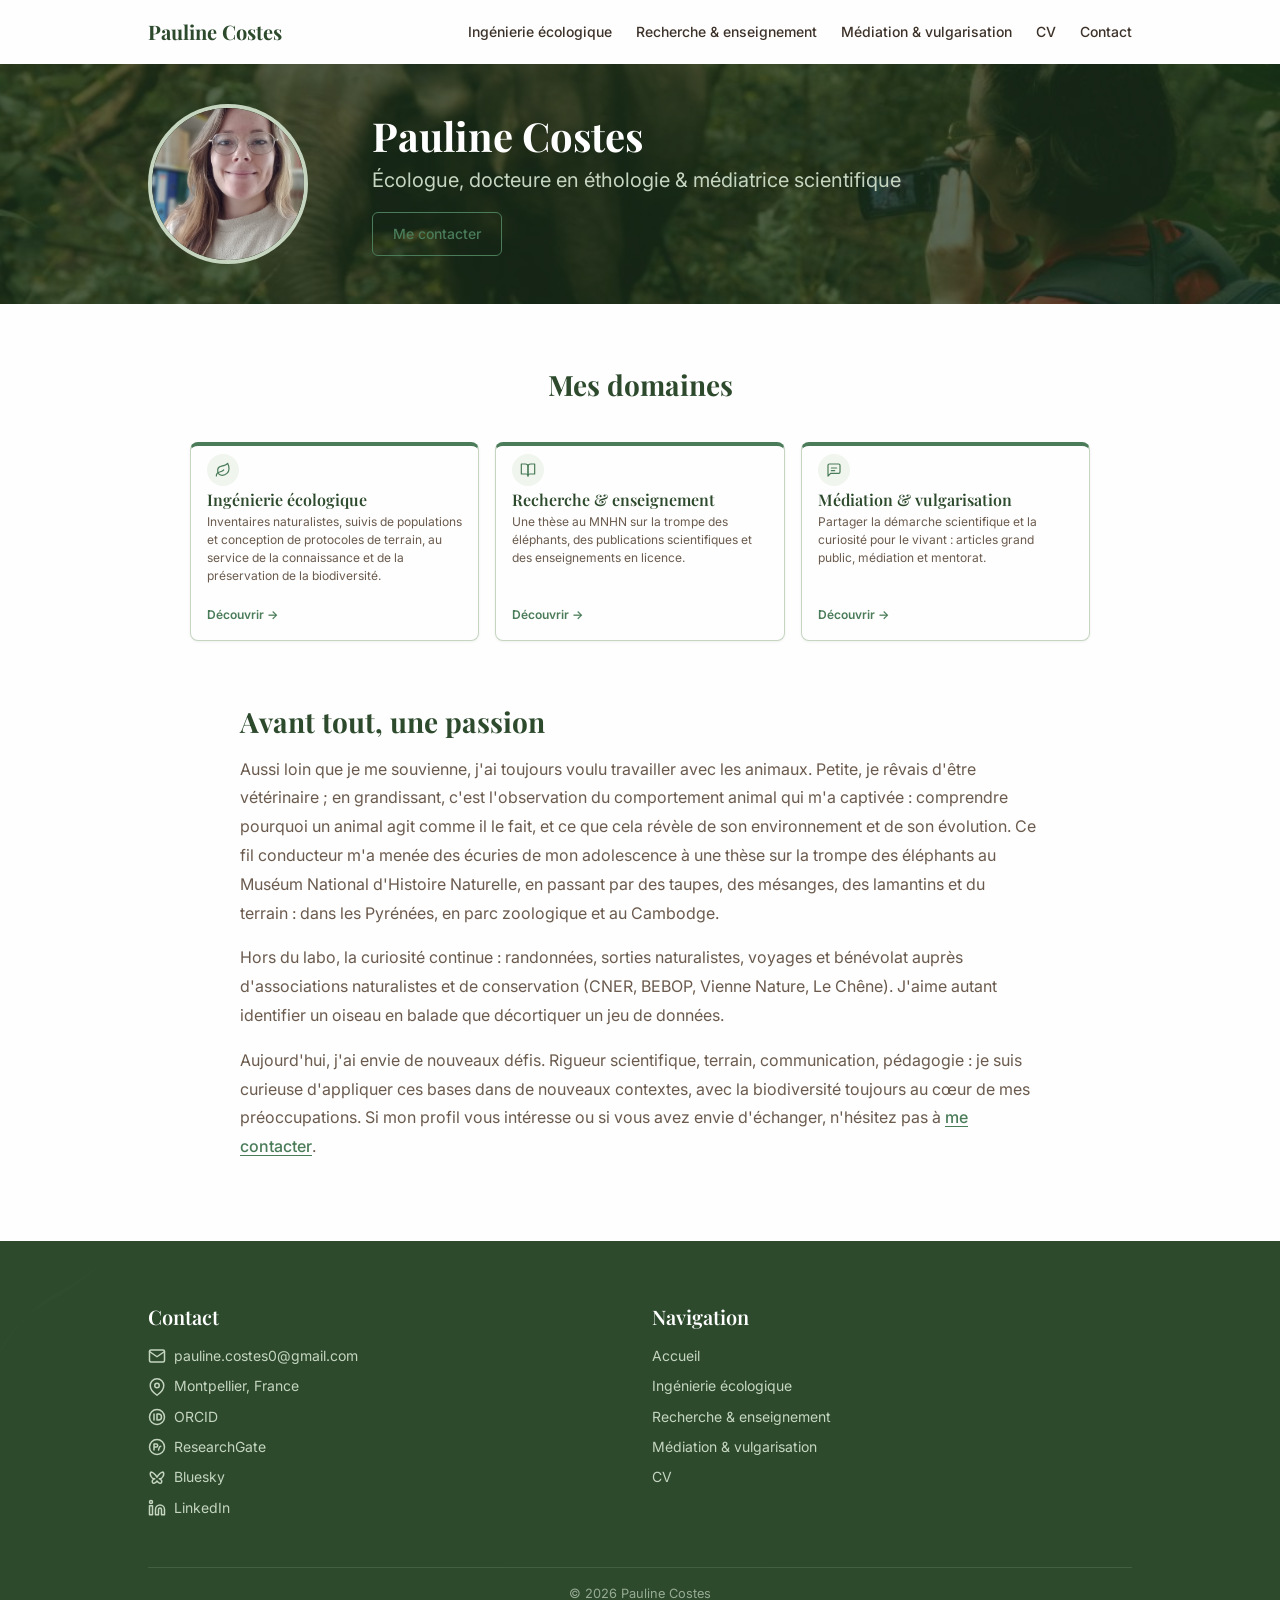
<file: index.html>
<!DOCTYPE html>
<html lang="fr">
<head>
  <meta charset="UTF-8">
  <meta name="viewport" content="width=device-width, initial-scale=1.0">
  <meta name="description" content="Pauline Costes - Écologue, Docteure en éthologie : ingénierie écologique, recherche et enseignement, médiation scientifique.">
  <meta property="og:title" content="Pauline Costes - Écologue &amp; Docteure en éthologie">
  <meta property="og:description" content="Pauline Costes - Écologue, Docteure en éthologie : ingénierie écologique, recherche et enseignement, médiation scientifique.">
  <meta property="og:image" content="Photo1.jpg">
  <meta property="og:type" content="website">
  <meta name="twitter:card" content="summary_large_image">
  <link rel="icon" href="data:image/svg+xml,<svg xmlns='http://www.w3.org/2000/svg' viewBox='0 0 100 100'><text y='.9em' font-size='90'>🐘</text></svg>">
  <title>Pauline Costes - Écologue</title>
  <link rel="preconnect" href="https://fonts.googleapis.com">
  <link rel="preconnect" href="https://fonts.gstatic.com" crossorigin>
  <link href="https://fonts.googleapis.com/css2?family=Inter:wght@400;500;600&family=Playfair+Display:wght@600;700&display=swap" rel="stylesheet">
  <link rel="stylesheet" href="css/variables.css?v=78">
  <link rel="stylesheet" href="css/base.css?v=78">
  <link rel="stylesheet" href="css/components.css?v=78">
  <link rel="stylesheet" href="css/layout.css?v=78">
</head>
<body>

  <!-- Header -->
  <header class="site-header">
    <nav class="nav container">
      <a href="index.html" class="nav__logo">Pauline Costes</a>
      <button class="burger" aria-label="Ouvrir le menu" aria-expanded="false">
        <span class="burger__line"></span>
        <span class="burger__line"></span>
        <span class="burger__line"></span>
      </button>
      <div class="nav__links">
        <button class="nav__close" aria-label="Fermer le menu">&times;</button>
        <a href="ingenierie-ecologique.html" class="nav__link">Ingénierie écologique</a>
        <a href="recherche-enseignement.html" class="nav__link">Recherche &amp; enseignement</a>
        <a href="mediation-vulgarisation.html" class="nav__link">Médiation &amp; vulgarisation</a>
        <a href="cv.html" class="nav__link">CV</a>
        <a href="#contact" class="nav__link">Contact</a>
      </div>
    </nav>
  </header>

  <main>

    <!-- Hero -->
    <section class="hero hero--home section" style="position: relative; overflow: hidden; background-image: url('1000054537.jpg'); background-size: cover; background-position: center 40%;">
      <div class="hero__overlay" aria-hidden="true"></div>
      <div class="container hero__inner" style="position: relative; z-index: 1;">
        <div class="hero__photo">
          <img src="Photo1.jpg" alt="Photo de Pauline Costes">
        </div>
        <div class="hero__text">
          <h1>Pauline Costes</h1>
          <p class="hero__subtitle">Écologue, docteure en éthologie &amp; médiatrice scientifique</p>
          <div class="hero__actions">
            <a href="#contact" class="btn btn-secondary">Me contacter</a>
          </div>
        </div>
      </div>
    </section>

    <!-- Domaines & présentation -->
    <section id="domaines" class="section">
      <div class="container">
        <div class="section__header">
          <h2>Mes domaines</h2>
        </div>
        <div class="domains-grid domains-grid--compact">
          <a href="ingenierie-ecologique.html" class="card domain-card">
            <span class="domain-card__icon">
              <svg width="28" height="28" viewBox="0 0 24 24" fill="none" stroke="currentColor" stroke-width="1.8" stroke-linecap="round" stroke-linejoin="round" aria-hidden="true"><path d="M11 20A7 7 0 0 1 9.8 6.1C15.5 5 17 4.48 19 2c1 2 2 4.18 2 8 0 5.5-4.78 10-10 10Z"/><path d="M2 21c0-3 1.85-5.36 5.08-6C9.5 14.52 12 13 13 12"/></svg>
            </span>
            <h3 class="domain-card__title">Ing&eacute;nierie &eacute;cologique</h3>
            <p class="domain-card__description">Inventaires naturalistes, suivis de populations et conception de protocoles de terrain, au service de la connaissance et de la pr&eacute;servation de la biodiversit&eacute;.</p>
            <span class="domain-card__link">D&eacute;couvrir <span aria-hidden="true">&rarr;</span></span>
          </a>
          <a href="recherche-enseignement.html" class="card domain-card">
            <span class="domain-card__icon">
              <svg width="28" height="28" viewBox="0 0 24 24" fill="none" stroke="currentColor" stroke-width="1.8" stroke-linecap="round" stroke-linejoin="round" aria-hidden="true"><path d="M2 3h6a4 4 0 0 1 4 4v14a3 3 0 0 0-3-3H2z"/><path d="M22 3h-6a4 4 0 0 0-4 4v14a3 3 0 0 1 3-3h7z"/></svg>
            </span>
            <h3 class="domain-card__title">Recherche &amp; enseignement</h3>
            <p class="domain-card__description">Une th&egrave;se au MNHN sur la trompe des &eacute;l&eacute;phants, des publications scientifiques et des enseignements en licence.</p>
            <span class="domain-card__link">D&eacute;couvrir <span aria-hidden="true">&rarr;</span></span>
          </a>
          <a href="mediation-vulgarisation.html" class="card domain-card">
            <span class="domain-card__icon">
              <svg width="28" height="28" viewBox="0 0 24 24" fill="none" stroke="currentColor" stroke-width="1.8" stroke-linecap="round" stroke-linejoin="round" aria-hidden="true"><path d="M21 15a2 2 0 0 1-2 2H7l-4 4V5a2 2 0 0 1 2-2h14a2 2 0 0 1 2 2z"/><path d="M8 9h8"/><path d="M8 13h5"/></svg>
            </span>
            <h3 class="domain-card__title">M&eacute;diation &amp; vulgarisation</h3>
            <p class="domain-card__description">Partager la d&eacute;marche scientifique et la curiosit&eacute; pour le vivant&nbsp;: articles grand public, m&eacute;diation et mentorat.</p>
            <span class="domain-card__link">D&eacute;couvrir <span aria-hidden="true">&rarr;</span></span>
          </a>
        </div>

        <div class="home-intro">
          <h2 style="margin-bottom: var(--space-md);">Avant tout, une passion</h2>
          <p style="line-height: 1.8; color: var(--earth-600); margin-bottom: var(--space-md);">
            Aussi loin que je me souvienne, j'ai toujours voulu travailler avec les animaux. Petite, je r&ecirc;vais d'&ecirc;tre v&eacute;t&eacute;rinaire&nbsp;; en grandissant, c'est l'observation du comportement animal qui m'a captiv&eacute;e&nbsp;: comprendre pourquoi un animal agit comme il le fait, et ce que cela r&eacute;v&egrave;le de son environnement et de son &eacute;volution. Ce fil conducteur m'a men&eacute;e des &eacute;curies de mon adolescence &agrave; une th&egrave;se sur la trompe des &eacute;l&eacute;phants au Mus&eacute;um National d'Histoire Naturelle, en passant par des taupes, des m&eacute;sanges, des lamantins et du terrain&nbsp;: dans les Pyr&eacute;n&eacute;es, en parc zoologique et au Cambodge.
          </p>
          <p style="line-height: 1.8; color: var(--earth-600); margin-bottom: var(--space-md);">
            Hors du labo, la curiosit&eacute; continue&nbsp;: randonn&eacute;es, sorties naturalistes, voyages et b&eacute;n&eacute;volat aupr&egrave;s d'associations naturalistes et de conservation (CNER, BEBOP, Vienne Nature, Le Ch&ecirc;ne). J'aime autant identifier un oiseau en balade que d&eacute;cortiquer un jeu de donn&eacute;es.
          </p>
          <p style="line-height: 1.8; color: var(--earth-600);">
            Aujourd'hui, j'ai envie de nouveaux d&eacute;fis. Rigueur scientifique, terrain, communication, p&eacute;dagogie&nbsp;: je suis curieuse d'appliquer ces bases dans de nouveaux contextes, avec la biodiversit&eacute; toujours au c&oelig;ur de mes pr&eacute;occupations. Si mon profil vous int&eacute;resse ou si vous avez envie d'&eacute;changer, n'h&eacute;sitez pas &agrave; <a href="mailto:pauline.costes0@gmail.com" style="color: var(--green-700); font-weight: 500;">me contacter</a>.
          </p>
        </div>
      </div>
    </section>

  </main>

  <!-- Footer -->
  <footer id="contact" class="site-footer" style="position: relative; overflow: hidden;">
    <div class="container">
      <div class="footer__grid">
        <div>
          <h3 class="footer__title">Contact</h3>
          <div class="footer__item">
            <svg class="footer__icon" viewBox="0 0 24 24" fill="none" stroke="currentColor" stroke-width="2" stroke-linecap="round" stroke-linejoin="round"><path d="M4 4h16c1.1 0 2 .9 2 2v12c0 1.1-.9 2-2 2H4c-1.1 0-2-.9-2-2V6c0-1.1.9-2 2-2z"/><polyline points="22,6 12,13 2,6"/></svg>
            <a href="mailto:pauline.costes0@gmail.com">pauline.costes0@gmail.com</a>
          </div>
          <div class="footer__item">
            <svg class="footer__icon" viewBox="0 0 24 24" fill="none" stroke="currentColor" stroke-width="2" stroke-linecap="round" stroke-linejoin="round"><path d="M21 10c0 7-9 13-9 13s-9-6-9-13a9 9 0 0 1 18 0z"/><circle cx="12" cy="10" r="3"/></svg>
            <span>Montpellier, France</span>
          </div>
          <div class="footer__item">
            <svg class="footer__icon" viewBox="0 0 24 24" fill="none" stroke="currentColor" stroke-width="2" stroke-linecap="round" stroke-linejoin="round"><path d="M12 2a10 10 0 1 0 0 20 10 10 0 0 0 0-20z"/><path d="M8 8v8"/><path d="M12 8h2a4 4 0 0 1 0 8h-2z"/></svg>
            <a href="https://orcid.org/0000-0003-1432-9141" target="_blank" rel="noopener noreferrer">ORCID</a>
          </div>
          <div class="footer__item">
            <svg class="footer__icon" viewBox="0 0 24 24" fill="none" stroke="currentColor" stroke-width="2" stroke-linecap="round" stroke-linejoin="round"><path d="M12 2a10 10 0 1 0 0 20 10 10 0 0 0 0-20z"/><path d="M8 16V8h3a2 2 0 0 1 0 4H8"/><path d="M14 16c1-3 1-5 3-5"/></svg>
            <a href="https://www.researchgate.net/profile/Pauline-Costes" target="_blank" rel="noopener noreferrer">ResearchGate</a>
          </div>
          <div class="footer__item">
            <svg class="footer__icon" viewBox="0 0 24 24" fill="none" stroke="currentColor" stroke-width="2" stroke-linecap="round" stroke-linejoin="round"><path d="M12 11C10 7 6 4 4 4c-1 1-1 4 0 6s3 3 5 3c-3 1-4 3-3 5s4 1 6-2c2 3 5 4 6 2s0-4-3-5c2 0 4-1 5-3s1-5 0-6c-2 0-6 3-8 7z"/></svg>
            <a href="https://bsky.app/profile/paulinecostes.bsky.social" target="_blank" rel="noopener noreferrer">Bluesky</a>
          </div>
          <div class="footer__item">
            <svg class="footer__icon" viewBox="0 0 24 24" fill="none" stroke="currentColor" stroke-width="2" stroke-linecap="round" stroke-linejoin="round"><path d="M16 8a6 6 0 0 1 6 6v7h-4v-7a2 2 0 0 0-4 0v7h-4v-7a6 6 0 0 1 6-6z"/><path d="M2 9h4v12H2z"/><path d="M4 2a2 2 0 1 1 0 4 2 2 0 0 1 0-4z"/></svg>
            <a href="https://www.linkedin.com/in/pauline-costes-630895195" target="_blank" rel="noopener noreferrer">LinkedIn</a>
          </div>
        </div>
        <div>
          <h3 class="footer__title">Navigation</h3>
          <div class="footer__item"><a href="index.html">Accueil</a></div>
          <div class="footer__item"><a href="ingenierie-ecologique.html">Ingénierie écologique</a></div>
          <div class="footer__item"><a href="recherche-enseignement.html">Recherche &amp; enseignement</a></div>
          <div class="footer__item"><a href="mediation-vulgarisation.html">Médiation &amp; vulgarisation</a></div>
          <div class="footer__item"><a href="cv.html">CV</a></div>
        </div>
      </div>
      <p class="footer__copy">&copy; 2026 Pauline Costes</p>
    </div>
    <!-- Deco SVG -->
    <svg class="deco deco--top-left" width="160" height="160" viewBox="0 0 160 160" aria-hidden="true" style="color: rgba(197,213,192,0.3);">
      <path d="M10,150 Q30,100 70,80 Q110,60 150,10 Q120,50 80,70 Q40,90 10,150Z" fill="currentColor"/>
    </svg>
  </footer>

  <script src="js/main.js?v=36"></script>
</body>
</html>
</file>
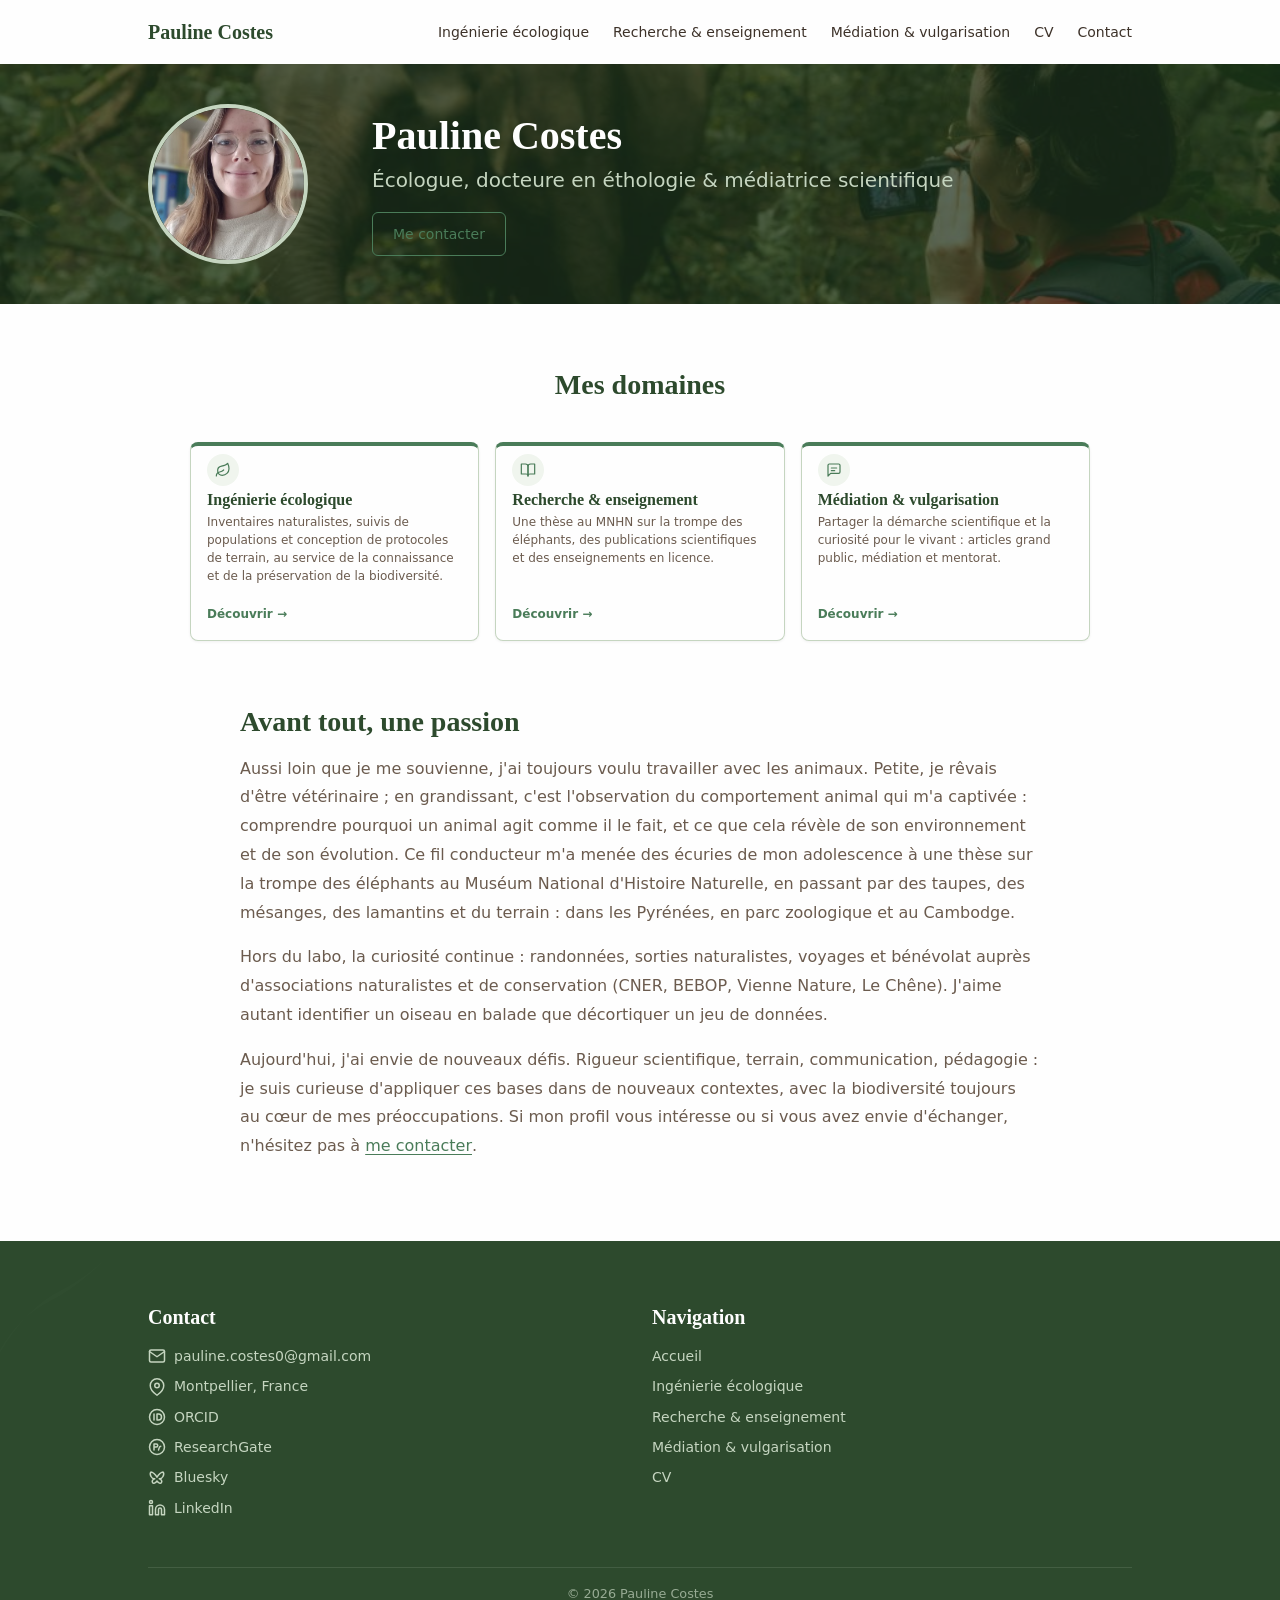
<file: a-propos.html>
<!DOCTYPE html>
<html lang="fr">
<head>
  <meta charset="UTF-8">
  <meta http-equiv="refresh" content="0; url=index.html">
  <link rel="canonical" href="index.html">
  <title>Accueil - Pauline Costes</title>
</head>
<body>
  <p>Cette page a été déplacée : <a href="index.html">Accueil</a>.</p>
</body>
</html>
</file>
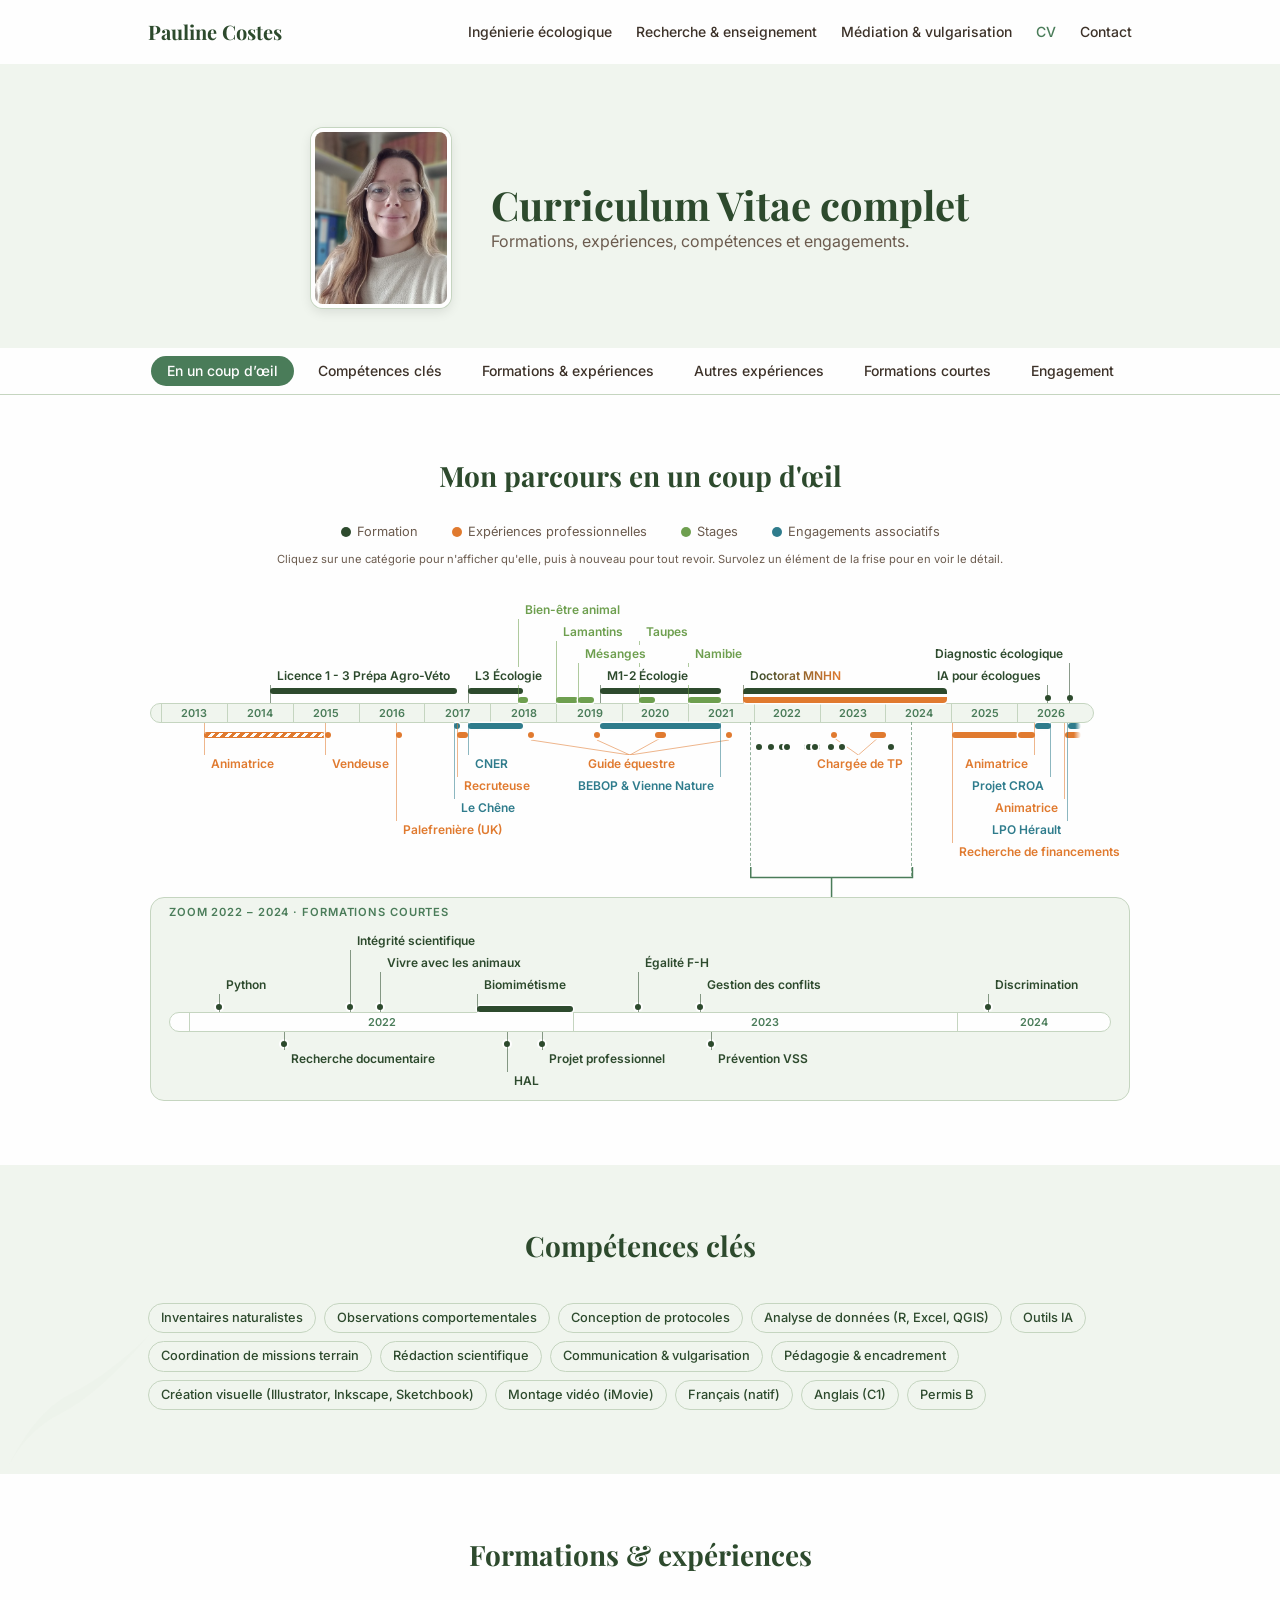
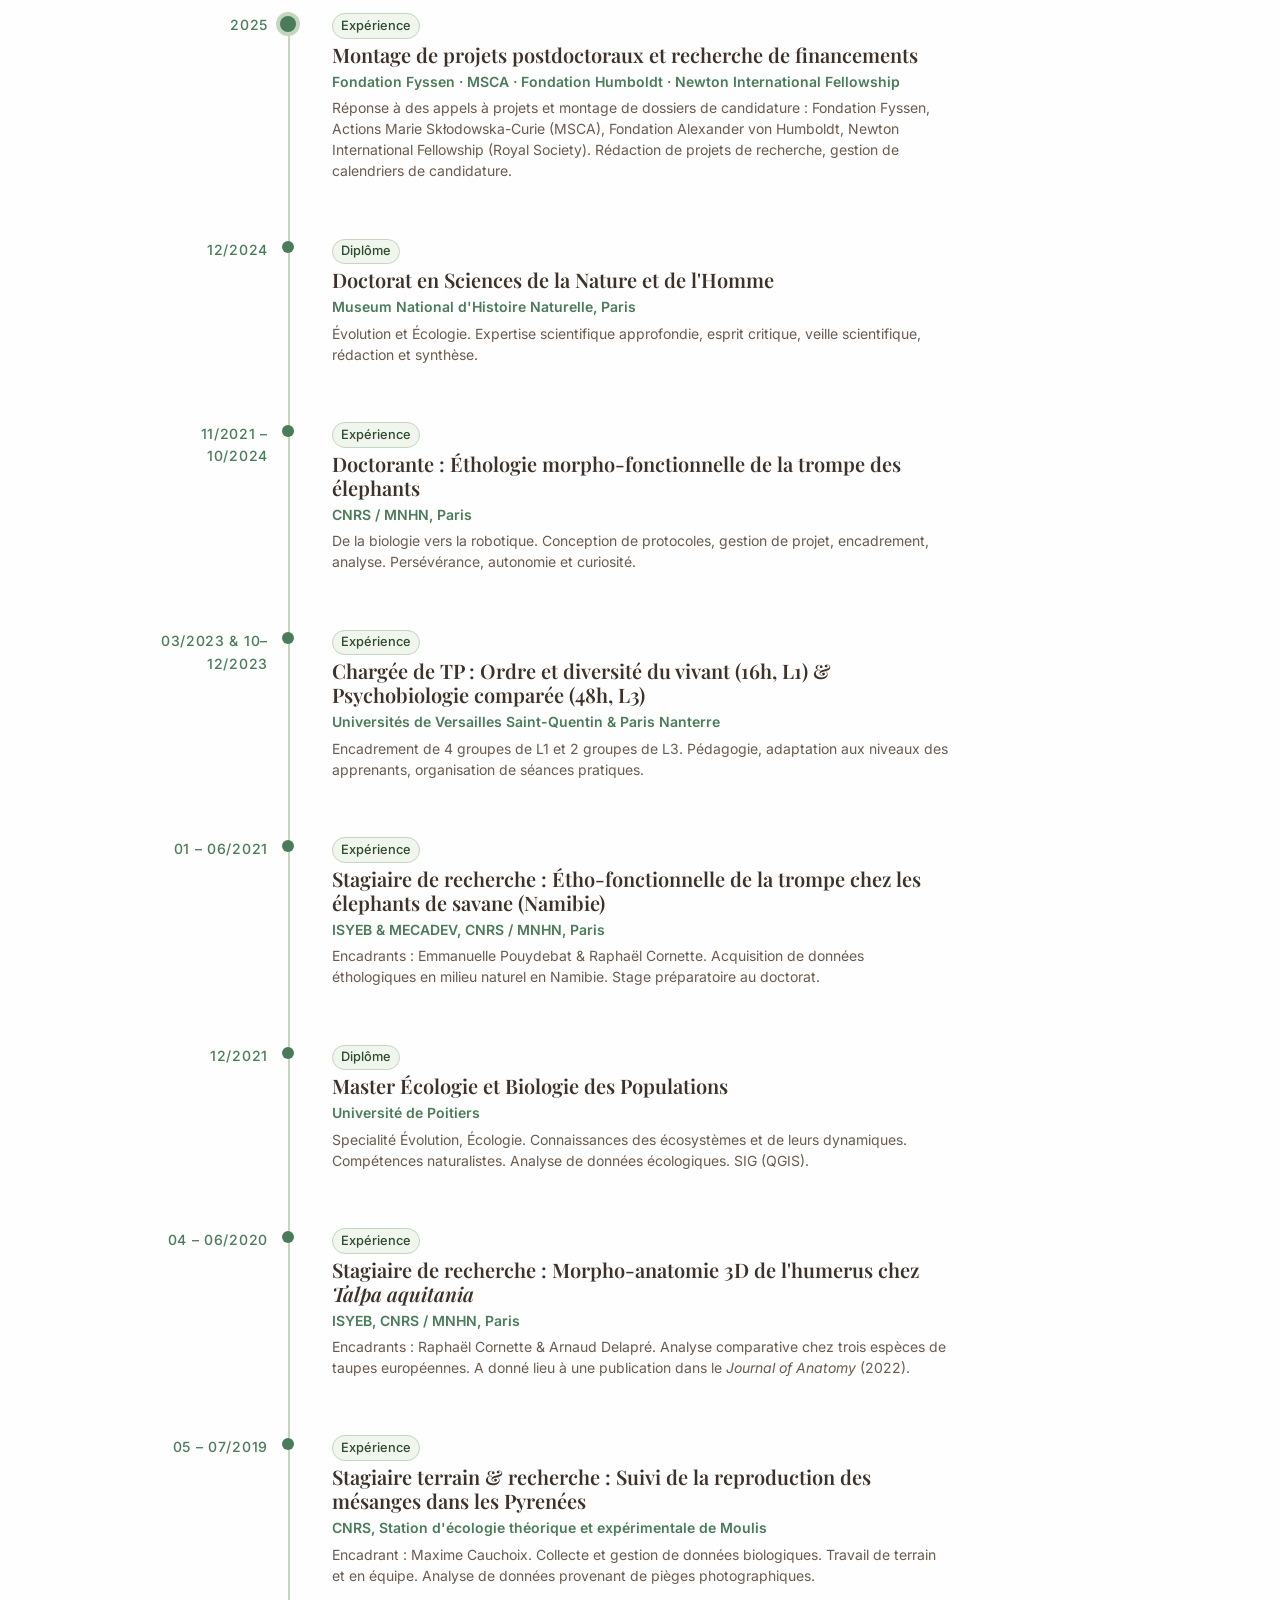
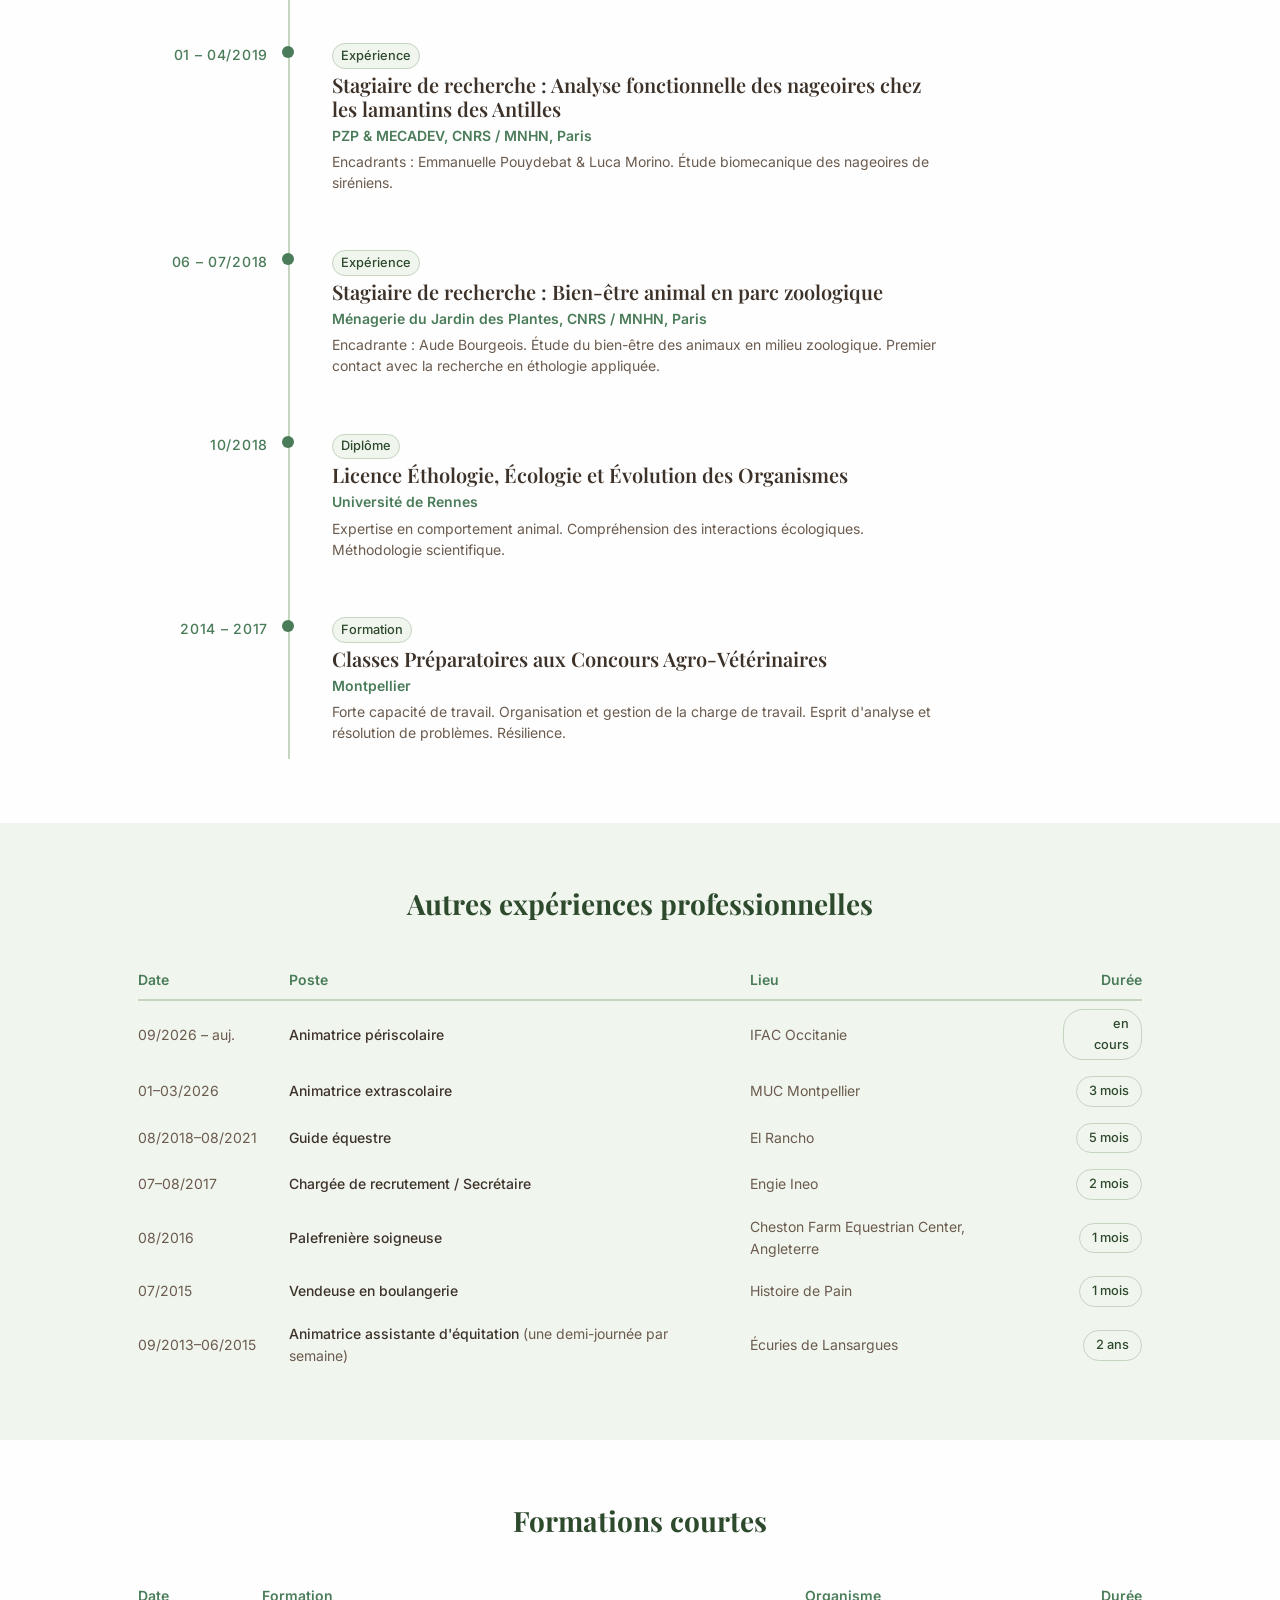
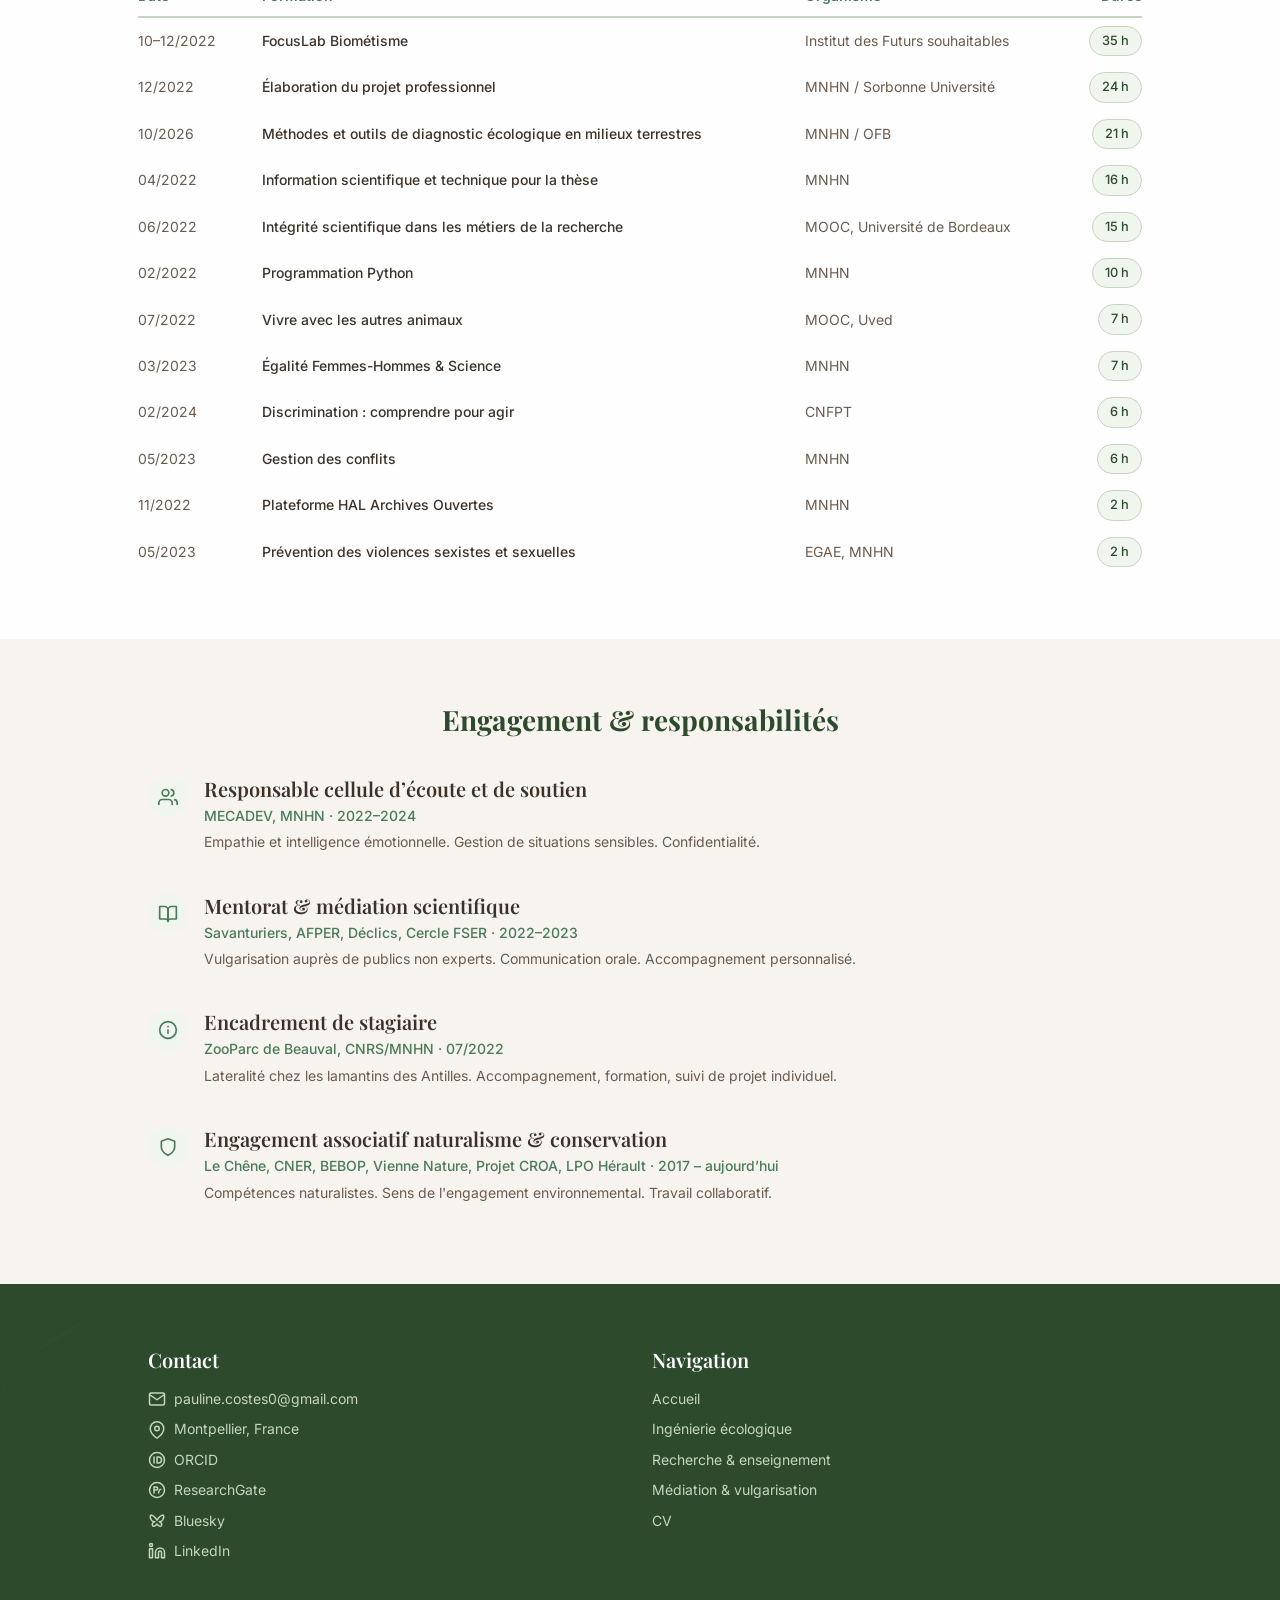
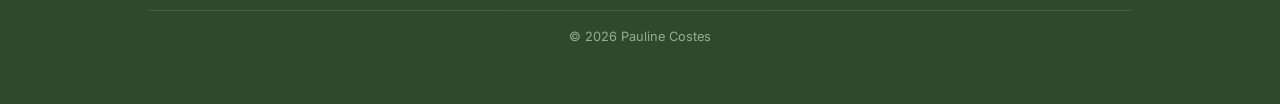
<file: cv.html>
<!DOCTYPE html>
<html lang="fr">
<head>
  <meta charset="UTF-8">
  <meta name="viewport" content="width=device-width, initial-scale=1.0">
  <meta name="description" content="CV de Pauline Costes : formations, expériences, compétences et engagements.">
  <meta property="og:title" content="CV - Pauline Costes">
  <meta property="og:description" content="CV de Pauline Costes : formations, expériences, compétences et engagements.">
  <meta property="og:image" content="Photo1.jpg">
  <meta property="og:type" content="website">
  <meta name="twitter:card" content="summary_large_image">
  <link rel="icon" href="data:image/svg+xml,<svg xmlns='http://www.w3.org/2000/svg' viewBox='0 0 100 100'><text y='.9em' font-size='90'>🐘</text></svg>">
  <title>CV - Pauline Costes</title>
  <link rel="preconnect" href="https://fonts.googleapis.com">
  <link rel="preconnect" href="https://fonts.gstatic.com" crossorigin>
  <link href="https://fonts.googleapis.com/css2?family=Inter:wght@400;500;600&family=Playfair+Display:wght@600;700&display=swap" rel="stylesheet">
  <link rel="stylesheet" href="css/variables.css?v=78">
  <link rel="stylesheet" href="css/base.css?v=78">
  <link rel="stylesheet" href="css/components.css?v=78">
  <link rel="stylesheet" href="css/layout.css?v=78">
</head>
<body>

  <!-- Header -->
  <header class="site-header">
    <nav class="nav container">
      <a href="index.html" class="nav__logo">Pauline Costes</a>
      <button class="burger" aria-label="Ouvrir le menu" aria-expanded="false">
        <span class="burger__line"></span>
        <span class="burger__line"></span>
        <span class="burger__line"></span>
      </button>
      <div class="nav__links">
        <button class="nav__close" aria-label="Fermer le menu">&times;</button>
        <a href="ingenierie-ecologique.html" class="nav__link">Ingénierie écologique</a>
        <a href="recherche-enseignement.html" class="nav__link">Recherche &amp; enseignement</a>
        <a href="mediation-vulgarisation.html" class="nav__link">Médiation &amp; vulgarisation</a>
        <a href="cv.html" class="nav__link nav__link--active">CV</a>
        <a href="#contact" class="nav__link">Contact</a>
      </div>
    </nav>
  </header>

  <main>

    <!-- Page header -->
    <div class="page-header">
      <div class="container page-header__with-photo">
        <img class="page-header__photo" src="Photo1.jpg" alt="Portrait de Pauline Costes" width="140" height="140">
        <div>
          <h1>Curriculum Vitae complet</h1>
          <p>Formations, exp&eacute;riences, comp&eacute;tences et engagements.</p>
        </div>
      </div>
    </div>

    <!-- Sommaire de la page -->
    <nav class="page-toc" aria-label="Sommaire de la page">
      <div class="container page-toc__list">
        <a href="#apercu" class="page-toc__link">En un coup d’œil</a>
        <a href="#competences" class="page-toc__link">Compétences clés</a>
        <a href="#parcours" class="page-toc__link">Formations &amp; expériences</a>
        <a href="#autres-experiences" class="page-toc__link">Autres expériences</a>
        <a href="#formations-courtes" class="page-toc__link">Formations courtes</a>
        <a href="#engagement" class="page-toc__link">Engagement</a>
      </div>
    </nav>

    <!-- Frise chronologique
         Pour modifier un élément : --s / --e = début / fin en années décimales (2019.5 = juillet 2019) ;
         un repère sans --e est un point. tl__event--up / --down = au-dessus / en dessous de la ligne.
         Les étages des libellés sont calculés automatiquement (js/main.js) ; data-lvl="0" sur un libellé impose son étage,
         data-flip l'affiche à gauche de son repère.
         tl__label--fan : libellé centré sur --s, relié à chacun des repères de l'élément par un trait (éventail).
         Bulle de détail : data-kind (type), data-title (intitulé), data-place (lieu), data-date (dates). -->
    <section id="apercu" class="section">
      <div class="container">
        <div class="section__header" style="margin-bottom: var(--space-lg);">
          <h2>Mon parcours en un coup d'&oelig;il</h2>
        </div>
        <ul class="tl-legend" aria-label="Filtrer la frise par catégorie">
          <li class="tl-legend__item tl-legend__item--formation"><button type="button" class="tl-legend__btn" data-filter="formation" aria-pressed="false">Formation</button></li>
          <li class="tl-legend__item tl-legend__item--pro"><button type="button" class="tl-legend__btn" data-filter="pro" aria-pressed="false">Exp&eacute;riences professionnelles</button></li>
          <li class="tl-legend__item tl-legend__item--stage"><button type="button" class="tl-legend__btn" data-filter="stage" aria-pressed="false">Stages</button></li>
          <li class="tl-legend__item tl-legend__item--asso"><button type="button" class="tl-legend__btn" data-filter="asso" aria-pressed="false">Engagements associatifs</button></li>
        </ul>
        <p class="tl-legend__hint">Cliquez sur une cat&eacute;gorie pour n'afficher qu'elle, puis &agrave; nouveau pour tout revoir. Survolez un &eacute;l&eacute;ment de la frise pour en voir le d&eacute;tail.</p>
        <div class="tl" tabindex="0" role="region" aria-label="Frise chronologique">
          <ul class="tl__plot" style="--nu: 4; --nd: 3;">
          <li class="tl__ruler" aria-hidden="true">
            <span class="tl__focus" style="--s: 2021.95; --e: 2024.4;"></span>
          <span class="tl__year" style="--s: 2013;">2013</span>
          <span class="tl__year" style="--s: 2014;">2014</span>
          <span class="tl__year" style="--s: 2015;">2015</span>
          <span class="tl__year" style="--s: 2016;">2016</span>
          <span class="tl__year" style="--s: 2017;">2017</span>
          <span class="tl__year" style="--s: 2018;">2018</span>
          <span class="tl__year" style="--s: 2019;">2019</span>
          <span class="tl__year" style="--s: 2020;">2020</span>
          <span class="tl__year" style="--s: 2021;">2021</span>
          <span class="tl__year" style="--s: 2022;">2022</span>
          <span class="tl__year" style="--s: 2023;">2023</span>
          <span class="tl__year" style="--s: 2024;">2024</span>
          <span class="tl__year" style="--s: 2025;">2025</span>
          <span class="tl__year" style="--s: 2026;">2026</span>
          </li>
          <li class="tl__event tl__event--up tl__event--formation" data-kind="Formation" data-title="Classes préparatoires aux concours agro-vétérinaires" data-place="Montpellier" data-date="2014 – 2017">
            <span class="tl__mark" style="--s: 2014.67; --e: 2017.5;"></span>
            <span class="tl__label" data-lvl="0" style="--s: 2014.67;">Licence 1 - 3 Prépa Agro-Véto</span>
          </li>
          <li class="tl__event tl__event--up tl__event--formation" data-kind="Formation" data-title="Licence Éthologie, Écologie et Évolution des Organismes" data-place="Université de Rennes" data-date="09/2017 – 06/2018">
            <span class="tl__mark" style="--s: 2017.67; --e: 2018.5;"></span>
            <span class="tl__label" data-lvl="0" style="--s: 2017.67;">L3 Écologie</span>
          </li>
          <li class="tl__event tl__event--up tl__event--formation" data-kind="Formation" data-title="Master Écologie et Biologie des Populations" data-place="Université de Poitiers" data-date="09/2019 – 06/2021">
            <span class="tl__mark" style="--s: 2019.67; --e: 2021.5;"></span>
            <span class="tl__label" data-lvl="0" style="--s: 2019.67;">M1-2 Écologie</span>
          </li>
          <li class="tl__event tl__event--up tl__event--stage" data-kind="Stage de recherche" data-title="Bien-être animal en parc zoologique" data-place="Ménagerie du Jardin des Plantes, MNHN" data-date="06 – 07/2018">
            <span class="tl__mark" style="--s: 2018.42; --e: 2018.58;"></span>
            <span class="tl__label" data-lvl="3" style="--s: 2018.42;">Bien-être animal</span>
          </li>
          <li class="tl__event tl__event--up tl__event--stage" data-kind="Stage de recherche" data-title="Nageoires des lamantins des Antilles" data-place="PZP &amp; MECADEV, CNRS / MNHN" data-date="01 – 04/2019">
            <span class="tl__mark" style="--s: 2019; --e: 2019.33;"></span>
            <span class="tl__label" data-lvl="2" style="--s: 2019;">Lamantins</span>
          </li>
          <li class="tl__event tl__event--up tl__event--stage" data-kind="Stage terrain &amp; recherche" data-title="Reproduction des mésanges dans les Pyrénées" data-place="Station de Moulis, CNRS" data-date="05 – 07/2019">
            <span class="tl__mark" style="--s: 2019.33; --e: 2019.58;"></span>
            <span class="tl__label" data-lvl="1" style="--s: 2019.33;">Mésanges</span>
          </li>
          <li class="tl__event tl__event--up tl__event--stage" data-kind="Stage de recherche" data-title="Morpho-anatomie 3D de l&#x27;humérus chez Talpa" data-place="ISYEB, CNRS / MNHN" data-date="04 – 06/2020">
            <span class="tl__mark" style="--s: 2020.25; --e: 2020.5;"></span>
            <span class="tl__label" style="--s: 2020.25;">Taupes</span>
          </li>
          <li class="tl__event tl__event--up tl__event--stage" data-kind="Stage de recherche" data-title="Trompe des éléphants de savane en Namibie" data-place="ISYEB &amp; MECADEV, CNRS / MNHN" data-date="01 – 06/2021">
            <span class="tl__mark" style="--s: 2021; --e: 2021.5;"></span>
            <span class="tl__label" style="--s: 2021;">Namibie</span>
          </li>
          <!-- Le doctorat est à la fois une formation et une expérience pro : ruban bicolore -->
          <li class="tl__event tl__event--up tl__event--both" data-kind="Formation &amp; expérience pro" data-title="Doctorat : éthologie morpho-fonctionnelle de la trompe des éléphants" data-place="MNHN / CNRS, Paris" data-date="11/2021 – 12/2024">
            <span class="tl__mark" style="--s: 2021.83; --e: 2024.92;"></span>
            <span class="tl__label" data-lvl="0" style="--s: 2021.83;"><span class="tl__gradient-text">Doctorat MNHN</span></span>
          </li>
          <li class="tl__event tl__event--down tl__event--pro" data-kind="Enseignement" data-title="Chargée de TP en L1 et L3" data-place="UVSQ (16 h) &amp; Paris Nanterre (48 h)" data-date="03/2023 · 10 – 12/2023">
            <span class="tl__mark" style="--s: 2023.17; --e: 2023.25;"></span><span class="tl__mark" style="--s: 2023.75; --e: 2024;"></span>
            <span class="tl__label tl__label--fan" style="--s: 2023.58;">Chargée de TP</span>
          </li>
          <li class="tl__event tl__event--down tl__event--pro" data-kind="Expérience pro" data-title="Animatrice assistante d&#x27;équitation" data-place="Écuries de Lansargues · une demi-journée par semaine" data-date="09/2013 – 06/2015">
            <span class="tl__mark tl__mark--partiel" style="--s: 2013.67; --e: 2015.5;"></span>
            <span class="tl__label" style="--s: 2013.67;">Animatrice</span>
          </li>
          <li class="tl__event tl__event--down tl__event--pro" data-kind="Expérience pro" data-title="Vendeuse en boulangerie" data-place="Histoire de Pain" data-date="07/2015">
            <span class="tl__mark" style="--s: 2015.5; --e: 2015.58;"></span>
            <span class="tl__label" style="--s: 2015.5;">Vendeuse</span>
          </li>
          <li class="tl__event tl__event--down tl__event--pro" data-kind="Expérience pro" data-title="Palefrenière soigneuse" data-place="Cheston Farm Equestrian Center, Angleterre" data-date="08/2016">
            <span class="tl__mark" style="--s: 2016.58; --e: 2016.67;"></span>
            <span class="tl__label" style="--s: 2016.58;">Palefrenière (UK)</span>
          </li>
          <li class="tl__event tl__event--down tl__event--pro" data-kind="Expérience pro" data-title="Chargée de recrutement / secrétaire" data-place="Engie Ineo" data-date="07 – 08/2017">
            <span class="tl__mark" style="--s: 2017.5; --e: 2017.67;"></span>
            <span class="tl__label" style="--s: 2017.5;">Recruteuse</span>
          </li>
          <li class="tl__event tl__event--down tl__event--pro" data-kind="Expérience pro" data-title="Guide équestre" data-place="El Rancho · 5 mois cumulés" data-date="08/2018 · 08/2019 · 07–08/2020 · 08/2021">
            <span class="tl__mark tl__mark--dot" style="--s: 2018.62;"></span><span class="tl__mark tl__mark--dot" style="--s: 2019.62;"></span><span class="tl__mark" style="--s: 2020.5; --e: 2020.67;"></span><span class="tl__mark tl__mark--dot" style="--s: 2021.62;"></span>
            <span class="tl__label tl__label--fan" data-lvl="0" style="--s: 2020.12;">Guide équestre</span>
          </li>
          <li class="tl__event tl__event--down tl__event--complementaire" data-kind="Formations courtes" data-title="11 formations courtes" data-place="Détail dans l’encart ci-dessous" data-date="2022 – 2024">
            <span class="tl__mark tl__mark--dot" style="--s: 2022.08;"></span><span class="tl__mark tl__mark--dot" style="--s: 2022.25;"></span><span class="tl__mark tl__mark--dot" style="--s: 2022.42;"></span><span class="tl__mark tl__mark--dot" style="--s: 2022.5;"></span><span class="tl__mark" style="--s: 2022.75; --e: 2023;"></span><span class="tl__mark tl__mark--dot" style="--s: 2022.83;"></span><span class="tl__mark tl__mark--dot" style="--s: 2022.92;"></span><span class="tl__mark tl__mark--dot" style="--s: 2023.17;"></span><span class="tl__mark tl__mark--dot" style="--s: 2023.33;"></span><span class="tl__mark tl__mark--dot" style="--s: 2024.08;"></span>
          </li>
          <li class="tl__event tl__event--down tl__event--pro" data-kind="Recherche de financements" data-title="Montage de projets postdoctoraux" data-place="Fondation Fyssen · MSCA · Fondation Humboldt · Newton International Fellowship" data-date="2025">
            <span class="tl__mark" style="--s: 2025; --e: 2026;"></span>
            <span class="tl__label" data-lvl="4" style="--s: 2025;">Recherche de financements</span>
          </li>
          <li class="tl__event tl__event--down tl__event--pro" data-kind="Expérience pro" data-title="Animatrice extrascolaire" data-place="MUC Montpellier" data-date="01 – 03/2026">
            <span class="tl__mark" style="--s: 2026; --e: 2026.25;"></span>
            <span class="tl__label" data-lvl="0" data-flip style="--s: 2026.25;">Animatrice</span>
          </li>
          <li class="tl__event tl__event--down tl__event--pro" data-kind="Expérience pro" data-title="Animatrice périscolaire" data-place="IFAC Occitanie" data-date="depuis le 15/09/2026 · en cours">
            <span class="tl__mark tl__mark--ongoing" style="--s: 2026.71; --e: 2026.95;"></span>
            <span class="tl__label" data-lvl="2" style="--s: 2026.71;">Animatrice</span>
          </li>
          <!-- Engagements associatifs (sous la règle, piste extérieure) -->
          <li class="tl__event tl__event--down tl__event--asso" data-kind="Engagement associatif" data-title="Soigneuse bénévole au Chêne" data-place="Centre de sauvegarde de la faune sauvage · à temps plein" data-date="19/06 – 02/07/2017">
            <span class="tl__mark" style="--s: 2017.46; --e: 2017.5;"></span>
            <span class="tl__label" style="--s: 2017.46;">Le Chêne</span>
          </li>
          <li class="tl__event tl__event--down tl__event--asso" data-kind="Engagement associatif" data-title="Cercle naturaliste des étudiants nantais (CNER)" data-place="Association naturaliste : sorties terrain, ateliers naturalistes · pendant la L3" data-date="09/2017 – 06/2018">
            <span class="tl__mark" style="--s: 2017.67; --e: 2018.5;"></span>
            <span class="tl__label" style="--s: 2017.67;">CNER</span>
          </li>
          <li class="tl__event tl__event--down tl__event--asso" data-kind="Engagement associatif" data-title="BEBOP (Bureau des Étudiants en Biologie des Organismes de Poitiers) &amp; Vienne Nature" data-place="Associations naturalistes : sorties terrain, ateliers naturalistes · pendant le master" data-date="09/2019 – 06/2021">
            <span class="tl__mark" style="--s: 2019.67; --e: 2021.5;"></span>
            <span class="tl__label" data-flip style="--s: 2021.5;">BEBOP &amp; Vienne Nature</span>
          </li>
          <li class="tl__event tl__event--down tl__event--asso" data-kind="Engagement associatif" data-title="Projet CROA : recherche participative" data-place="Programme du CEFE-CNRS : suivi des amphibiens en milieu urbain et péri-urbain montpelliérain" data-date="04 – 06/2026">
            <span class="tl__mark" style="--s: 2026.25; --e: 2026.5;"></span>
            <span class="tl__label" data-lvl="1" data-flip style="--s: 2026.5;">Projet CROA</span>
          </li>
          <li class="tl__event tl__event--down tl__event--asso" data-kind="Engagement associatif" data-title="LPO et Groupe jeune LPO Hérault" data-place="" data-date="depuis 10/2026 · en cours">
            <span class="tl__mark tl__mark--ongoing" style="--s: 2026.75; --e: 2026.95;"></span>
            <span class="tl__label" data-lvl="3" data-flip style="--s: 2026.75;">LPO Hérault</span>
          </li>
          <li class="tl__event tl__event--up tl__event--complementaire" data-kind="Formation courte" data-title="AI for ecologists: a toolkit" data-place="FRB-CESAB" data-date="06/2026">
            <span class="tl__mark tl__mark--dot" style="--s: 2026.46;"></span>
            <span class="tl__label" data-lvl="0" style="--s: 2026.46;">IA pour écologues</span>
          </li>
          <li class="tl__event tl__event--up tl__event--complementaire" data-kind="Formation courte" data-title="Méthodes et outils de diagnostic écologique en milieux terrestres" data-place="MNHN / OFB" data-date="10/2026 · 21 h">
            <span class="tl__mark tl__mark--dot" style="--s: 2026.79;"></span>
            <span class="tl__label" data-lvl="1" style="--s: 2026.79;">Diagnostic écologique</span>
          </li>
          </ul>
          <!-- Loupe sur les formations courtes : mêmes réglages, sur 2021.95–2024.4 -->
          <div class="tl__link" aria-hidden="true">
            <svg viewBox="0 0 100 100" preserveAspectRatio="none">
              <path d="M 63.64 0 V 35 H 80.77 V 0 M 72.2 35 V 100"></path>
            </svg>
          </div>
          <div class="tl__zoom">
          <p class="tl__zoom-title">Zoom 2022 &ndash; 2024 &middot; Formations courtes</p>
          <ul class="tl__plot tl__plot--zoom" style="--y0: 2021.95; --span: 2.45; --nu: 2; --nd: 2;">
          <li class="tl__ruler" aria-hidden="true">
          <span class="tl__year" style="--s: 2022;">2022</span>
          <span class="tl__year" style="--s: 2023;">2023</span>
          <span class="tl__year" style="--s: 2024; --e: 2024.4;">2024</span>
          </li>
          <li class="tl__event tl__event--up tl__event--complementaire" data-kind="Formation courte" data-title="Programmation Python" data-place="MNHN" data-date="02/2022 · 10 h">
            <span class="tl__mark tl__mark--dot" style="--s: 2022.08;"></span>
            <span class="tl__label" style="--s: 2022.08;">Python</span>
          </li>
          <li class="tl__event tl__event--down tl__event--complementaire" data-kind="Formation courte" data-title="Information scientifique et technique pour la thèse" data-place="MNHN" data-date="04/2022 · 16 h">
            <span class="tl__mark tl__mark--dot" style="--s: 2022.25;"></span>
            <span class="tl__label" style="--s: 2022.25;">Recherche documentaire</span>
          </li>
          <li class="tl__event tl__event--up tl__event--complementaire" data-kind="Formation courte" data-title="Intégrité scientifique dans les métiers de la recherche" data-place="MOOC Université de Bordeaux" data-date="06/2022 · 15 h">
            <span class="tl__mark tl__mark--dot" style="--s: 2022.42;"></span>
            <span class="tl__label" style="--s: 2022.42;">Intégrité scientifique</span>
          </li>
          <li class="tl__event tl__event--up tl__event--complementaire" data-kind="Formation courte" data-title="Vivre avec les autres animaux" data-place="MOOC Uved" data-date="07/2022 · 7 h">
            <span class="tl__mark tl__mark--dot" style="--s: 2022.5;"></span>
            <span class="tl__label" style="--s: 2022.5;">Vivre avec les animaux</span>
          </li>
          <li class="tl__event tl__event--up tl__event--complementaire" data-kind="Formation courte" data-title="FocusLab Biomimétisme" data-place="Institut des Futurs souhaitables" data-date="10 – 12/2022 · 35 h">
            <span class="tl__mark" style="--s: 2022.75; --e: 2023;"></span>
            <span class="tl__label" style="--s: 2022.75;">Biomimétisme</span>
          </li>
          <li class="tl__event tl__event--down tl__event--complementaire" data-kind="Formation courte" data-title="Plateforme HAL Archives Ouvertes" data-place="MNHN" data-date="11/2022 · 2 h">
            <span class="tl__mark tl__mark--dot" style="--s: 2022.83;"></span>
            <span class="tl__label" style="--s: 2022.83;">HAL</span>
          </li>
          <li class="tl__event tl__event--down tl__event--complementaire" data-kind="Formation courte" data-title="Élaboration du projet professionnel" data-place="MNHN / Sorbonne Université" data-date="12/2022 · 24 h">
            <span class="tl__mark tl__mark--dot" style="--s: 2022.92;"></span>
            <span class="tl__label" style="--s: 2022.92;">Projet professionnel</span>
          </li>
          <li class="tl__event tl__event--up tl__event--complementaire" data-kind="Formation courte" data-title="Égalité Femmes-Hommes &amp; Science" data-place="MNHN" data-date="03/2023 · 7 h">
            <span class="tl__mark tl__mark--dot" style="--s: 2023.17;"></span>
            <span class="tl__label" style="--s: 2023.17;">Égalité F-H</span>
          </li>
          <li class="tl__event tl__event--up tl__event--complementaire" data-kind="Formation courte" data-title="Gestion des conflits" data-place="MNHN" data-date="05/2023 · 6 h">
            <span class="tl__mark tl__mark--dot" style="--s: 2023.33;"></span>
            <span class="tl__label" style="--s: 2023.33;">Gestion des conflits</span>
          </li>
          <li class="tl__event tl__event--down tl__event--complementaire" data-kind="Formation courte" data-title="Prévention des violences sexistes et sexuelles" data-place="EGAE / MNHN" data-date="05/2023 · 2 h">
            <span class="tl__mark tl__mark--dot" style="--s: 2023.36;"></span>
            <span class="tl__label" style="--s: 2023.36;">Prévention VSS</span>
          </li>
          <li class="tl__event tl__event--up tl__event--complementaire" data-kind="Formation courte" data-title="Discrimination : comprendre pour agir" data-place="CNFPT" data-date="02/2024 · 6 h">
            <span class="tl__mark tl__mark--dot" style="--s: 2024.08;"></span>
            <span class="tl__label" style="--s: 2024.08;">Discrimination</span>
          </li>
          </ul>
          </div>
        </div>
      </div>
    </section>

    <!-- Competences -->
    <section id="competences" class="section section--alt" style="position: relative; overflow: hidden;">
      <div class="container">
        <div class="section__header">
          <h2>Compétences clés</h2>
        </div>
        <div class="skills-grid">
          <span class="tag">Inventaires naturalistes</span>
          <span class="tag">Observations comportementales</span>
          <span class="tag">Conception de protocoles</span>
          <span class="tag">Analyse de donn&eacute;es (R, Excel, QGIS)</span>
          <span class="tag">Outils IA</span>
          <span class="tag">Coordination de missions terrain</span>
          <span class="tag">R&eacute;daction scientifique</span>
          <span class="tag">Communication &amp; vulgarisation</span>
          <span class="tag">P&eacute;dagogie &amp; encadrement</span>
          <span class="tag">Cr&eacute;ation visuelle (Illustrator, Inkscape, Sketchbook)</span>
          <span class="tag">Montage vid&eacute;o (iMovie)</span>
          <span class="tag">Fran&ccedil;ais (natif)</span>
          <span class="tag">Anglais (C1)</span>
          <span class="tag">Permis B</span>
        </div>
      </div>
      <!-- Deco SVG -->
      <svg class="deco deco--bottom-left" width="180" height="180" viewBox="0 0 180 180" aria-hidden="true">
        <path d="M20,170 Q40,120 80,100 Q120,80 170,20 Q130,60 90,80 Q50,100 20,170Z" fill="currentColor"/>
      </svg>
    </section>

    <!-- Parcours -->
    <section id="parcours" class="section">
      <div class="container">
        <div class="section__header">
          <h2>Formations &amp; exp&eacute;riences</h2>
        </div>
        <div class="timeline">

          <!-- Candidatures postdoctorales -->
          <div class="timeline__item">
            <div class="timeline__date">2025</div>
            <div class="timeline__content">
              <span class="timeline__dot"></span>
              <span class="timeline__type">Expérience</span>
              <h3 class="timeline__title">Montage de projets postdoctoraux et recherche de financements</h3>
              <p class="timeline__institution">Fondation Fyssen &middot; MSCA &middot; Fondation Humboldt &middot; Newton International Fellowship</p>
              <p class="timeline__description">
                R&eacute;ponse &agrave; des appels &agrave; projets et montage de dossiers de candidature&nbsp;: Fondation Fyssen,
                Actions Marie Sk&#322;odowska-Curie (MSCA), Fondation Alexander von Humboldt, Newton International Fellowship (Royal Society).
                R&eacute;daction de projets de recherche, gestion de calendriers de candidature.
              </p>
            </div>
          </div>

          <!-- Doctorat -->
          <div class="timeline__item">
            <div class="timeline__date">12/2024</div>
            <div class="timeline__content">
              <span class="timeline__dot"></span>
              <span class="timeline__type">Diplôme</span>
              <h3 class="timeline__title">Doctorat en Sciences de la Nature et de l'Homme</h3>
              <p class="timeline__institution">Museum National d'Histoire Naturelle, Paris</p>
              <p class="timeline__description">
                Évolution et Écologie. Expertise scientifique approfondie, esprit critique,
                veille scientifique, rédaction et synthèse.
              </p>
            </div>
          </div>

          <!-- Doctorante -->
          <div class="timeline__item">
            <div class="timeline__date">11/2021 &ndash; 10/2024</div>
            <div class="timeline__content">
              <span class="timeline__dot"></span>
              <span class="timeline__type">Expérience</span>
              <h3 class="timeline__title">Doctorante : Éthologie morpho-fonctionnelle de la trompe des élephants</h3>
              <p class="timeline__institution">CNRS / MNHN, Paris</p>
              <p class="timeline__description">
                De la biologie vers la robotique. Conception de protocoles, gestion de projet,
                encadrement, analyse. Persévérance, autonomie et curiosité.
              </p>
            </div>
          </div>

          <!-- Chargee de TP -->
          <div class="timeline__item">
            <div class="timeline__date">03/2023 &amp; 10&ndash;12/2023</div>
            <div class="timeline__content">
              <span class="timeline__dot"></span>
              <span class="timeline__type">Expérience</span>
              <h3 class="timeline__title">Chargée de TP : Ordre et diversité du vivant (16h, L1) &amp; Psychobiologie comparée (48h, L3)</h3>
              <p class="timeline__institution">Universités de Versailles Saint-Quentin &amp; Paris Nanterre</p>
              <p class="timeline__description">
                Encadrement de 4 groupes de L1 et 2 groupes de L3. Pédagogie, adaptation aux niveaux des apprenants, organisation de séances pratiques.
              </p>
            </div>
          </div>

          <!-- Stage elephants Namibie -->
          <div class="timeline__item">
            <div class="timeline__date">01 &ndash; 06/2021</div>
            <div class="timeline__content">
              <span class="timeline__dot"></span>
              <span class="timeline__type">Expérience</span>
              <h3 class="timeline__title">Stagiaire de recherche : Étho-fonctionnelle de la trompe chez les élephants de savane (Namibie)</h3>
              <p class="timeline__institution">ISYEB &amp; MECADEV, CNRS / MNHN, Paris</p>
              <p class="timeline__description">
                Encadrants : Emmanuelle Pouydebat &amp; Raphaël Cornette. Acquisition de données éthologiques en milieu naturel en Namibie. Stage préparatoire au doctorat.
              </p>
            </div>
          </div>

          <!-- Master -->
          <div class="timeline__item">
            <div class="timeline__date">12/2021</div>
            <div class="timeline__content">
              <span class="timeline__dot"></span>
              <span class="timeline__type">Diplôme</span>
              <h3 class="timeline__title">Master Écologie et Biologie des Populations</h3>
              <p class="timeline__institution">Université de Poitiers</p>
              <p class="timeline__description">
                Specialité Évolution, Écologie. Connaissances des écosystèmes et de leurs
                dynamiques. Compétences naturalistes. Analyse de données écologiques. SIG (QGIS).
              </p>
            </div>
          </div>

          <!-- Stage Talpa -->
          <div class="timeline__item">
            <div class="timeline__date">04 &ndash; 06/2020</div>
            <div class="timeline__content">
              <span class="timeline__dot"></span>
              <span class="timeline__type">Expérience</span>
              <h3 class="timeline__title">Stagiaire de recherche : Morpho-anatomie 3D de l'humerus chez <em>Talpa aquitania</em></h3>
              <p class="timeline__institution">ISYEB, CNRS / MNHN, Paris</p>
              <p class="timeline__description">
                Encadrants : Raphaël Cornette &amp; Arnaud Delapré. Analyse comparative chez trois espèces de taupes européennes. A donné lieu à une publication dans le <em>Journal of Anatomy</em> (2022).
              </p>
            </div>
          </div>

          <!-- Stage terrain mesanges -->
          <div class="timeline__item">
            <div class="timeline__date">05 &ndash; 07/2019</div>
            <div class="timeline__content">
              <span class="timeline__dot"></span>
              <span class="timeline__type">Expérience</span>
              <h3 class="timeline__title">Stagiaire terrain &amp; recherche : Suivi de la reproduction des mésanges dans les Pyrenées</h3>
              <p class="timeline__institution">CNRS, Station d'écologie théorique et expérimentale de Moulis</p>
              <p class="timeline__description">
                Encadrant : Maxime Cauchoix. Collecte et gestion de données biologiques. Travail de terrain et en équipe. Analyse de données provenant de pièges photographiques.
              </p>
            </div>
          </div>

          <!-- Stage lamantins -->
          <div class="timeline__item">
            <div class="timeline__date">01 &ndash; 04/2019</div>
            <div class="timeline__content">
              <span class="timeline__dot"></span>
              <span class="timeline__type">Expérience</span>
              <h3 class="timeline__title">Stagiaire de recherche : Analyse fonctionnelle des nageoires chez les lamantins des Antilles</h3>
              <p class="timeline__institution">PZP &amp; MECADEV, CNRS / MNHN, Paris</p>
              <p class="timeline__description">
                Encadrants : Emmanuelle Pouydebat &amp; Luca Morino. Étude biomecanique des nageoires de siréniens.
              </p>
            </div>
          </div>

          <!-- Stage bien-etre -->
          <div class="timeline__item">
            <div class="timeline__date">06 &ndash; 07/2018</div>
            <div class="timeline__content">
              <span class="timeline__dot"></span>
              <span class="timeline__type">Expérience</span>
              <h3 class="timeline__title">Stagiaire de recherche : Bien-être animal en parc zoologique</h3>
              <p class="timeline__institution">Ménagerie du Jardin des Plantes, CNRS / MNHN, Paris</p>
              <p class="timeline__description">
                Encadrante : Aude Bourgeois. Étude du bien-être des animaux en milieu zoologique. Premier contact avec la recherche en éthologie appliquée.
              </p>
            </div>
          </div>

          <!-- Licence Ethologie -->
          <div class="timeline__item">
            <div class="timeline__date">10/2018</div>
            <div class="timeline__content">
              <span class="timeline__dot"></span>
              <span class="timeline__type">Diplôme</span>
              <h3 class="timeline__title">Licence Éthologie, Écologie et Évolution des Organismes</h3>
              <p class="timeline__institution">Université de Rennes</p>
              <p class="timeline__description">
                Expertise en comportement animal. Compréhension des interactions écologiques.
                Méthodologie scientifique.
              </p>
            </div>
          </div>

          <!-- CPGE -->
          <div class="timeline__item">
            <div class="timeline__date">2014 &ndash; 2017</div>
            <div class="timeline__content">
              <span class="timeline__dot"></span>
              <span class="timeline__type">Formation</span>
              <h3 class="timeline__title">Classes Préparatoires aux Concours Agro-Vétérinaires</h3>
              <p class="timeline__institution">Montpellier</p>
              <p class="timeline__description">
                Forte capacité de travail. Organisation et gestion de la charge de travail.
                Esprit d'analyse et résolution de problèmes. Résilience.
              </p>
            </div>
          </div>

        </div>
      </div>
    </section>

    <!-- Autres experiences -->
    <section id="autres-experiences" class="section section--alt">
      <div class="container" style="max-width: 1100px;">
        <div class="section__header">
          <h2>Autres exp&eacute;riences professionnelles</h2>
        </div>

        <table style="width: 100%; border-collapse: collapse; font-size: var(--text-small);">
          <thead>
            <tr style="border-bottom: 2px solid var(--green-200);">
              <th style="text-align: left; padding: var(--space-sm) var(--space-md) var(--space-sm) 0; color: var(--green-700); font-weight: 600; white-space: nowrap;">Date</th>
              <th style="text-align: left; padding: var(--space-sm) var(--space-md); color: var(--green-700); font-weight: 600;">Poste</th>
              <th style="text-align: left; padding: var(--space-sm) var(--space-md); color: var(--green-700); font-weight: 600;">Lieu</th>
              <th style="text-align: right; padding: var(--space-sm) 0 var(--space-sm) var(--space-md); color: var(--green-700); font-weight: 600;">Dur&eacute;e</th>
            </tr>
          </thead>
          <tbody>
            <tr style="border-bottom: 1px solid var(--green-100);">
              <td style="padding: var(--space-sm) var(--space-md) var(--space-sm) 0; color: var(--earth-600); white-space: nowrap;">09/2026 &ndash; auj.</td>
              <td style="padding: var(--space-sm) var(--space-md); color: var(--earth-800); font-weight: 500;">Animatrice p&eacute;riscolaire</td>
              <td style="padding: var(--space-sm) var(--space-md); color: var(--earth-600);">IFAC Occitanie</td>
              <td style="padding: var(--space-sm) 0 var(--space-sm) var(--space-md); text-align: right;"><span class="tag">en cours</span></td>
            </tr>
            <tr style="border-bottom: 1px solid var(--green-100);">
              <td style="padding: var(--space-sm) var(--space-md) var(--space-sm) 0; color: var(--earth-600); white-space: nowrap;">01&ndash;03/2026</td>
              <td style="padding: var(--space-sm) var(--space-md); color: var(--earth-800); font-weight: 500;">Animatrice extrascolaire</td>
              <td style="padding: var(--space-sm) var(--space-md); color: var(--earth-600);">MUC Montpellier</td>
              <td style="padding: var(--space-sm) 0 var(--space-sm) var(--space-md); text-align: right;"><span class="tag">3 mois</span></td>
            </tr>
            <tr style="border-bottom: 1px solid var(--green-100);">
              <td style="padding: var(--space-sm) var(--space-md) var(--space-sm) 0; color: var(--earth-600); white-space: nowrap;">08/2018&ndash;08/2021</td>
              <td style="padding: var(--space-sm) var(--space-md); color: var(--earth-800); font-weight: 500;">Guide &eacute;questre</td>
              <td style="padding: var(--space-sm) var(--space-md); color: var(--earth-600);">El Rancho</td>
              <td style="padding: var(--space-sm) 0 var(--space-sm) var(--space-md); text-align: right;"><span class="tag">5 mois</span></td>
            </tr>
            <tr style="border-bottom: 1px solid var(--green-100);">
              <td style="padding: var(--space-sm) var(--space-md) var(--space-sm) 0; color: var(--earth-600); white-space: nowrap;">07&ndash;08/2017</td>
              <td style="padding: var(--space-sm) var(--space-md); color: var(--earth-800); font-weight: 500;">Charg&eacute;e de recrutement / Secr&eacute;taire</td>
              <td style="padding: var(--space-sm) var(--space-md); color: var(--earth-600);">Engie Ineo</td>
              <td style="padding: var(--space-sm) 0 var(--space-sm) var(--space-md); text-align: right;"><span class="tag">2 mois</span></td>
            </tr>
            <tr style="border-bottom: 1px solid var(--green-100);">
              <td style="padding: var(--space-sm) var(--space-md) var(--space-sm) 0; color: var(--earth-600); white-space: nowrap;">08/2016</td>
              <td style="padding: var(--space-sm) var(--space-md); color: var(--earth-800); font-weight: 500;">Palefrenière soigneuse</td>
              <td style="padding: var(--space-sm) var(--space-md); color: var(--earth-600);">Cheston Farm Equestrian Center, Angleterre</td>
              <td style="padding: var(--space-sm) 0 var(--space-sm) var(--space-md); text-align: right;"><span class="tag">1 mois</span></td>
            </tr>
            <tr style="border-bottom: 1px solid var(--green-100);">
              <td style="padding: var(--space-sm) var(--space-md) var(--space-sm) 0; color: var(--earth-600); white-space: nowrap;">07/2015</td>
              <td style="padding: var(--space-sm) var(--space-md); color: var(--earth-800); font-weight: 500;">Vendeuse en boulangerie</td>
              <td style="padding: var(--space-sm) var(--space-md); color: var(--earth-600);">Histoire de Pain</td>
              <td style="padding: var(--space-sm) 0 var(--space-sm) var(--space-md); text-align: right;"><span class="tag">1 mois</span></td>
            </tr>
            <tr>
              <td style="padding: var(--space-sm) var(--space-md) var(--space-sm) 0; color: var(--earth-600); white-space: nowrap;">09/2013&ndash;06/2015</td>
              <td style="padding: var(--space-sm) var(--space-md); color: var(--earth-800); font-weight: 500;">Animatrice assistante d'&eacute;quitation <span style="font-weight: 400; color: var(--earth-600);">(une demi-journ&eacute;e par semaine)</span></td>
              <td style="padding: var(--space-sm) var(--space-md); color: var(--earth-600);">&Eacute;curies de Lansargues</td>
              <td style="padding: var(--space-sm) 0 var(--space-sm) var(--space-md); text-align: right;"><span class="tag">2 ans</span></td>
            </tr>
          </tbody>
        </table>

      </div>
    </section>

    <!-- Formations courtes -->
    <section id="formations-courtes" class="section">
      <div class="container" style="max-width: 1100px;">
        <div class="section__header">
          <h2>Formations courtes</h2>
        </div>

        <table style="width: 100%; border-collapse: collapse; font-size: var(--text-small);">
          <thead>
            <tr style="border-bottom: 2px solid var(--green-200);">
              <th style="text-align: left; padding: var(--space-sm) var(--space-md) var(--space-sm) 0; color: var(--green-700); font-weight: 600; white-space: nowrap;">Date</th>
              <th style="text-align: left; padding: var(--space-sm) var(--space-md); color: var(--green-700); font-weight: 600;">Formation</th>
              <th style="text-align: left; padding: var(--space-sm) var(--space-md); color: var(--green-700); font-weight: 600;">Organisme</th>
              <th style="text-align: right; padding: var(--space-sm) 0 var(--space-sm) var(--space-md); color: var(--green-700); font-weight: 600;">Dur&eacute;e</th>
            </tr>
          </thead>
          <tbody>
            <tr style="border-bottom: 1px solid var(--green-100);">
              <td style="padding: var(--space-sm) var(--space-md) var(--space-sm) 0; color: var(--earth-600); white-space: nowrap;">10&ndash;12/2022</td>
              <td style="padding: var(--space-sm) var(--space-md); color: var(--earth-800); font-weight: 500;">FocusLab Biom&eacute;tisme</td>
              <td style="padding: var(--space-sm) var(--space-md); color: var(--earth-600);">Institut des Futurs souhaitables</td>
              <td style="padding: var(--space-sm) 0 var(--space-sm) var(--space-md); text-align: right;"><span class="tag">35 h</span></td>
            </tr>
            <tr style="border-bottom: 1px solid var(--green-100);">
              <td style="padding: var(--space-sm) var(--space-md) var(--space-sm) 0; color: var(--earth-600); white-space: nowrap;">12/2022</td>
              <td style="padding: var(--space-sm) var(--space-md); color: var(--earth-800); font-weight: 500;">&Eacute;laboration du projet professionnel</td>
              <td style="padding: var(--space-sm) var(--space-md); color: var(--earth-600);">MNHN / Sorbonne Universit&eacute;</td>
              <td style="padding: var(--space-sm) 0 var(--space-sm) var(--space-md); text-align: right;"><span class="tag">24 h</span></td>
            </tr>
            <tr style="border-bottom: 1px solid var(--green-100);">
              <td style="padding: var(--space-sm) var(--space-md) var(--space-sm) 0; color: var(--earth-600); white-space: nowrap;">10/2026</td>
              <td style="padding: var(--space-sm) var(--space-md); color: var(--earth-800); font-weight: 500;">M&eacute;thodes et outils de diagnostic &eacute;cologique en milieux terrestres</td>
              <td style="padding: var(--space-sm) var(--space-md); color: var(--earth-600);">MNHN / OFB</td>
              <td style="padding: var(--space-sm) 0 var(--space-sm) var(--space-md); text-align: right;"><span class="tag">21 h</span></td>
            </tr>
            <tr style="border-bottom: 1px solid var(--green-100);">
              <td style="padding: var(--space-sm) var(--space-md) var(--space-sm) 0; color: var(--earth-600); white-space: nowrap;">04/2022</td>
              <td style="padding: var(--space-sm) var(--space-md); color: var(--earth-800); font-weight: 500;">Information scientifique et technique pour la th&egrave;se</td>
              <td style="padding: var(--space-sm) var(--space-md); color: var(--earth-600);">MNHN</td>
              <td style="padding: var(--space-sm) 0 var(--space-sm) var(--space-md); text-align: right;"><span class="tag">16 h</span></td>
            </tr>
            <tr style="border-bottom: 1px solid var(--green-100);">
              <td style="padding: var(--space-sm) var(--space-md) var(--space-sm) 0; color: var(--earth-600); white-space: nowrap;">06/2022</td>
              <td style="padding: var(--space-sm) var(--space-md); color: var(--earth-800); font-weight: 500;">Int&eacute;grit&eacute; scientifique dans les m&eacute;tiers de la recherche</td>
              <td style="padding: var(--space-sm) var(--space-md); color: var(--earth-600);">MOOC, Universit&eacute; de Bordeaux</td>
              <td style="padding: var(--space-sm) 0 var(--space-sm) var(--space-md); text-align: right;"><span class="tag">15 h</span></td>
            </tr>
            <tr style="border-bottom: 1px solid var(--green-100);">
              <td style="padding: var(--space-sm) var(--space-md) var(--space-sm) 0; color: var(--earth-600); white-space: nowrap;">02/2022</td>
              <td style="padding: var(--space-sm) var(--space-md); color: var(--earth-800); font-weight: 500;">Programmation Python</td>
              <td style="padding: var(--space-sm) var(--space-md); color: var(--earth-600);">MNHN</td>
              <td style="padding: var(--space-sm) 0 var(--space-sm) var(--space-md); text-align: right;"><span class="tag">10 h</span></td>
            </tr>
            <tr style="border-bottom: 1px solid var(--green-100);">
              <td style="padding: var(--space-sm) var(--space-md) var(--space-sm) 0; color: var(--earth-600); white-space: nowrap;">07/2022</td>
              <td style="padding: var(--space-sm) var(--space-md); color: var(--earth-800); font-weight: 500;">Vivre avec les autres animaux</td>
              <td style="padding: var(--space-sm) var(--space-md); color: var(--earth-600);">MOOC, Uved</td>
              <td style="padding: var(--space-sm) 0 var(--space-sm) var(--space-md); text-align: right;"><span class="tag">7 h</span></td>
            </tr>
            <tr style="border-bottom: 1px solid var(--green-100);">
              <td style="padding: var(--space-sm) var(--space-md) var(--space-sm) 0; color: var(--earth-600); white-space: nowrap;">03/2023</td>
              <td style="padding: var(--space-sm) var(--space-md); color: var(--earth-800); font-weight: 500;">&Eacute;galit&eacute; Femmes-Hommes &amp; Science</td>
              <td style="padding: var(--space-sm) var(--space-md); color: var(--earth-600);">MNHN</td>
              <td style="padding: var(--space-sm) 0 var(--space-sm) var(--space-md); text-align: right;"><span class="tag">7 h</span></td>
            </tr>
            <tr style="border-bottom: 1px solid var(--green-100);">
              <td style="padding: var(--space-sm) var(--space-md) var(--space-sm) 0; color: var(--earth-600); white-space: nowrap;">02/2024</td>
              <td style="padding: var(--space-sm) var(--space-md); color: var(--earth-800); font-weight: 500;">Discrimination : comprendre pour agir</td>
              <td style="padding: var(--space-sm) var(--space-md); color: var(--earth-600);">CNFPT</td>
              <td style="padding: var(--space-sm) 0 var(--space-sm) var(--space-md); text-align: right;"><span class="tag">6 h</span></td>
            </tr>
            <tr style="border-bottom: 1px solid var(--green-100);">
              <td style="padding: var(--space-sm) var(--space-md) var(--space-sm) 0; color: var(--earth-600); white-space: nowrap;">05/2023</td>
              <td style="padding: var(--space-sm) var(--space-md); color: var(--earth-800); font-weight: 500;">Gestion des conflits</td>
              <td style="padding: var(--space-sm) var(--space-md); color: var(--earth-600);">MNHN</td>
              <td style="padding: var(--space-sm) 0 var(--space-sm) var(--space-md); text-align: right;"><span class="tag">6 h</span></td>
            </tr>
            <tr style="border-bottom: 1px solid var(--green-100);">
              <td style="padding: var(--space-sm) var(--space-md) var(--space-sm) 0; color: var(--earth-600); white-space: nowrap;">11/2022</td>
              <td style="padding: var(--space-sm) var(--space-md); color: var(--earth-800); font-weight: 500;">Plateforme HAL Archives Ouvertes</td>
              <td style="padding: var(--space-sm) var(--space-md); color: var(--earth-600);">MNHN</td>
              <td style="padding: var(--space-sm) 0 var(--space-sm) var(--space-md); text-align: right;"><span class="tag">2 h</span></td>
            </tr>
            <tr>
              <td style="padding: var(--space-sm) var(--space-md) var(--space-sm) 0; color: var(--earth-600); white-space: nowrap;">05/2023</td>
              <td style="padding: var(--space-sm) var(--space-md); color: var(--earth-800); font-weight: 500;">Pr&eacute;vention des violences sexistes et sexuelles</td>
              <td style="padding: var(--space-sm) var(--space-md); color: var(--earth-600);">EGAE, MNHN</td>
              <td style="padding: var(--space-sm) 0 var(--space-sm) var(--space-md); text-align: right;"><span class="tag">2 h</span></td>
            </tr>
          </tbody>
        </table>

      </div>
    </section>

    <!-- Responsabilites -->
    <section id="engagement" class="section section--sand">
      <div class="container">
        <div class="section__header">
          <h2>Engagement &amp; responsabilités</h2>
        </div>
        <div class="responsibilities">

          <div class="responsibility">
            <div class="responsibility__icon">
              <svg width="20" height="20" viewBox="0 0 24 24" fill="none" stroke="currentColor" stroke-width="2" stroke-linecap="round" stroke-linejoin="round"><path d="M17 21v-2a4 4 0 0 0-4-4H5a4 4 0 0 0-4 4v2"/><circle cx="9" cy="7" r="4"/><path d="M23 21v-2a4 4 0 0 0-3-3.87"/><path d="M16 3.13a4 4 0 0 1 0 7.75"/></svg>
            </div>
            <div class="responsibility__content">
              <h3 class="responsibility__title">Responsable cellule d’écoute et de soutien</h3>
              <p class="responsibility__meta">MECADEV, MNHN &middot; 2022&ndash;2024</p>
              <p class="responsibility__description">Empathie et intelligence émotionnelle. Gestion de situations sensibles. Confidentialité.</p>
            </div>
          </div>

          <div class="responsibility">
            <div class="responsibility__icon">
              <svg width="20" height="20" viewBox="0 0 24 24" fill="none" stroke="currentColor" stroke-width="2" stroke-linecap="round" stroke-linejoin="round"><path d="M2 3h6a4 4 0 0 1 4 4v14a3 3 0 0 0-3-3H2z"/><path d="M22 3h-6a4 4 0 0 0-4 4v14a3 3 0 0 1 3-3h7z"/></svg>
            </div>
            <div class="responsibility__content">
              <h3 class="responsibility__title">Mentorat &amp; médiation scientifique</h3>
              <p class="responsibility__meta">Savanturiers, AFPER, Déclics, Cercle FSER &middot; 2022&ndash;2023</p>
              <p class="responsibility__description">Vulgarisation auprès de publics non experts. Communication orale. Accompagnement personnalisé.</p>
            </div>
          </div>

          <div class="responsibility">
            <div class="responsibility__icon">
              <svg width="20" height="20" viewBox="0 0 24 24" fill="none" stroke="currentColor" stroke-width="2" stroke-linecap="round" stroke-linejoin="round"><circle cx="12" cy="12" r="10"/><path d="M12 16v-4"/><path d="M12 8h.01"/></svg>
            </div>
            <div class="responsibility__content">
              <h3 class="responsibility__title">Encadrement de stagiaire</h3>
              <p class="responsibility__meta">ZooParc de Beauval, CNRS/MNHN &middot; 07/2022</p>
              <p class="responsibility__description">Lateralité chez les lamantins des Antilles. Accompagnement, formation, suivi de projet individuel.</p>
            </div>
          </div>

          <div class="responsibility">
            <div class="responsibility__icon">
              <svg width="20" height="20" viewBox="0 0 24 24" fill="none" stroke="currentColor" stroke-width="2" stroke-linecap="round" stroke-linejoin="round"><path d="M12 22s8-4 8-10V5l-8-3-8 3v7c0 6 8 10 8 10z"/></svg>
            </div>
            <div class="responsibility__content">
              <h3 class="responsibility__title">Engagement associatif naturalisme &amp; conservation</h3>
              <p class="responsibility__meta">Le Ch&ecirc;ne, CNER, BEBOP, Vienne Nature, Projet CROA, LPO H&eacute;rault &middot; 2017 &ndash; aujourd&rsquo;hui</p>
              <p class="responsibility__description">Compétences naturalistes. Sens de l'engagement environnemental. Travail collaboratif.</p>
            </div>
          </div>

        </div>
      </div>
    </section>

  </main>

  <!-- Footer -->
  <footer id="contact" class="site-footer" style="position: relative; overflow: hidden;">
    <div class="container">
      <div class="footer__grid">
        <div>
          <h3 class="footer__title">Contact</h3>
          <div class="footer__item">
            <svg class="footer__icon" viewBox="0 0 24 24" fill="none" stroke="currentColor" stroke-width="2" stroke-linecap="round" stroke-linejoin="round"><path d="M4 4h16c1.1 0 2 .9 2 2v12c0 1.1-.9 2-2 2H4c-1.1 0-2-.9-2-2V6c0-1.1.9-2 2-2z"/><polyline points="22,6 12,13 2,6"/></svg>
            <a href="mailto:pauline.costes0@gmail.com">pauline.costes0@gmail.com</a>
          </div>
          <div class="footer__item">
            <svg class="footer__icon" viewBox="0 0 24 24" fill="none" stroke="currentColor" stroke-width="2" stroke-linecap="round" stroke-linejoin="round"><path d="M21 10c0 7-9 13-9 13s-9-6-9-13a9 9 0 0 1 18 0z"/><circle cx="12" cy="10" r="3"/></svg>
            <span>Montpellier, France</span>
          </div>
          <div class="footer__item">
            <svg class="footer__icon" viewBox="0 0 24 24" fill="none" stroke="currentColor" stroke-width="2" stroke-linecap="round" stroke-linejoin="round"><path d="M12 2a10 10 0 1 0 0 20 10 10 0 0 0 0-20z"/><path d="M8 8v8"/><path d="M12 8h2a4 4 0 0 1 0 8h-2z"/></svg>
            <a href="https://orcid.org/0000-0003-1432-9141" target="_blank" rel="noopener noreferrer">ORCID</a>
          </div>
          <div class="footer__item">
            <svg class="footer__icon" viewBox="0 0 24 24" fill="none" stroke="currentColor" stroke-width="2" stroke-linecap="round" stroke-linejoin="round"><path d="M12 2a10 10 0 1 0 0 20 10 10 0 0 0 0-20z"/><path d="M8 16V8h3a2 2 0 0 1 0 4H8"/><path d="M14 16c1-3 1-5 3-5"/></svg>
            <a href="https://www.researchgate.net/profile/Pauline-Costes" target="_blank" rel="noopener noreferrer">ResearchGate</a>
          </div>
          <div class="footer__item">
            <svg class="footer__icon" viewBox="0 0 24 24" fill="none" stroke="currentColor" stroke-width="2" stroke-linecap="round" stroke-linejoin="round"><path d="M12 11C10 7 6 4 4 4c-1 1-1 4 0 6s3 3 5 3c-3 1-4 3-3 5s4 1 6-2c2 3 5 4 6 2s0-4-3-5c2 0 4-1 5-3s1-5 0-6c-2 0-6 3-8 7z"/></svg>
            <a href="https://bsky.app/profile/paulinecostes.bsky.social" target="_blank" rel="noopener noreferrer">Bluesky</a>
          </div>
          <div class="footer__item">
            <svg class="footer__icon" viewBox="0 0 24 24" fill="none" stroke="currentColor" stroke-width="2" stroke-linecap="round" stroke-linejoin="round"><path d="M16 8a6 6 0 0 1 6 6v7h-4v-7a2 2 0 0 0-4 0v7h-4v-7a6 6 0 0 1 6-6z"/><path d="M2 9h4v12H2z"/><path d="M4 2a2 2 0 1 1 0 4 2 2 0 0 1 0-4z"/></svg>
            <a href="https://www.linkedin.com/in/pauline-costes-630895195" target="_blank" rel="noopener noreferrer">LinkedIn</a>
          </div>
        </div>
        <div>
          <h3 class="footer__title">Navigation</h3>
          <div class="footer__item"><a href="index.html">Accueil</a></div>
          <div class="footer__item"><a href="ingenierie-ecologique.html">Ingénierie écologique</a></div>
          <div class="footer__item"><a href="recherche-enseignement.html">Recherche &amp; enseignement</a></div>
          <div class="footer__item"><a href="mediation-vulgarisation.html">Médiation &amp; vulgarisation</a></div>
          <div class="footer__item"><a href="cv.html">CV</a></div>
        </div>
      </div>
      <p class="footer__copy">&copy; 2026 Pauline Costes</p>
    </div>
    <!-- Deco SVG -->
    <svg class="deco deco--top-left" width="160" height="160" viewBox="0 0 160 160" aria-hidden="true" style="color: rgba(197,213,192,0.3);">
      <path d="M10,150 Q30,100 70,80 Q110,60 150,10 Q120,50 80,70 Q40,90 10,150Z" fill="currentColor"/>
    </svg>
  </footer>

  <script src="js/main.js?v=36"></script>
</body>
</html>
</file>
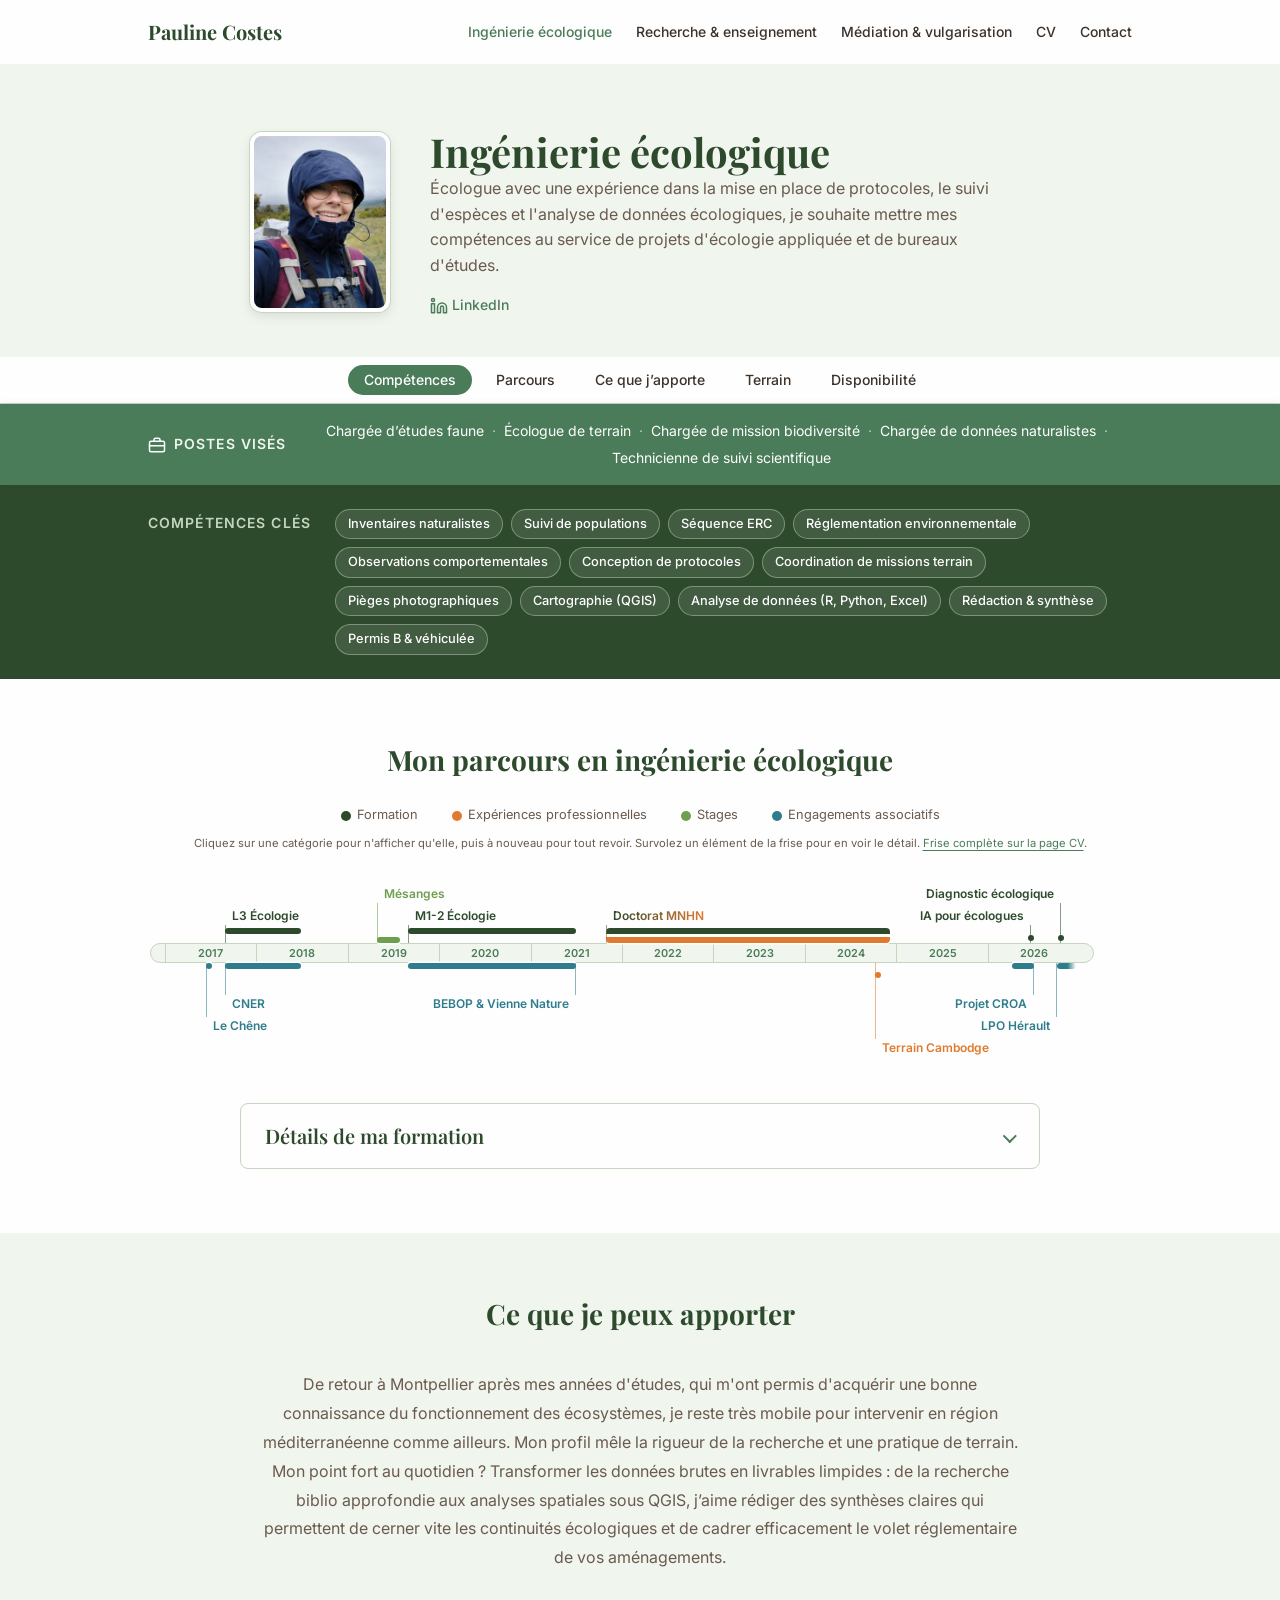
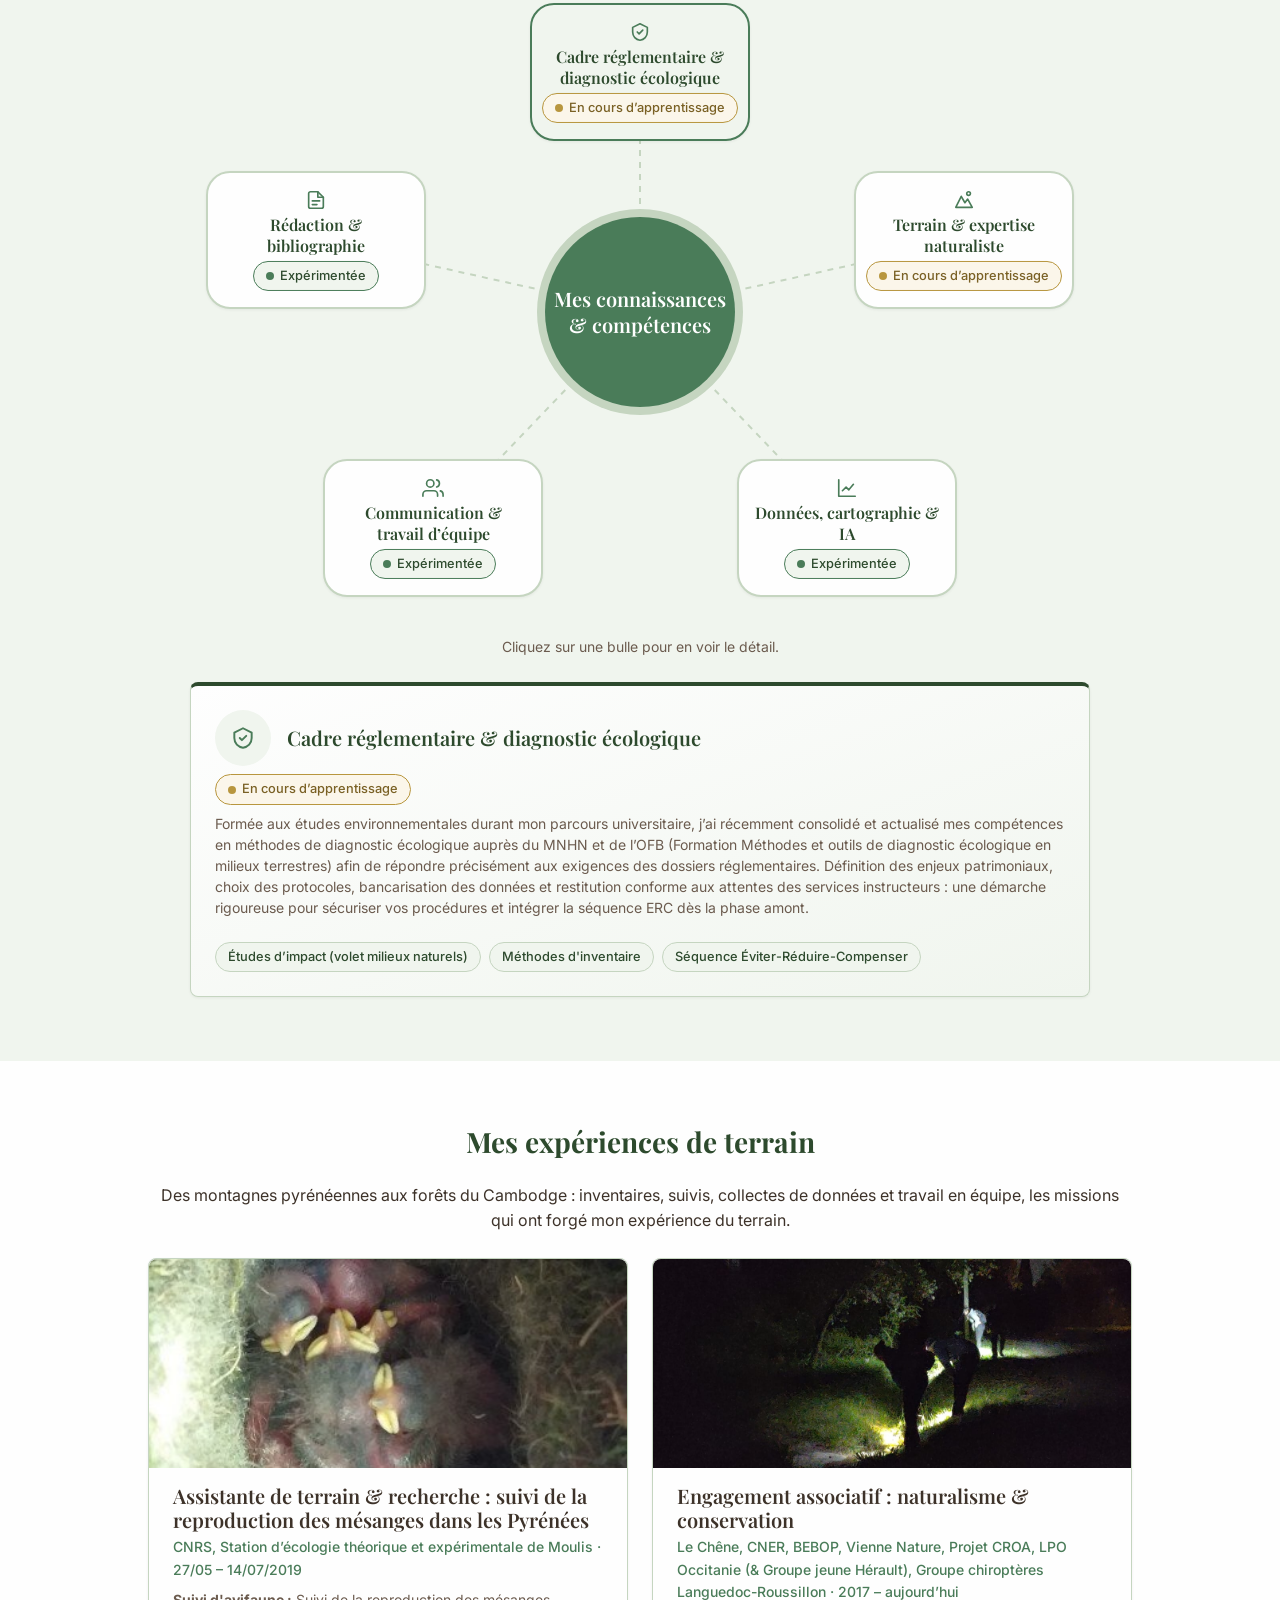
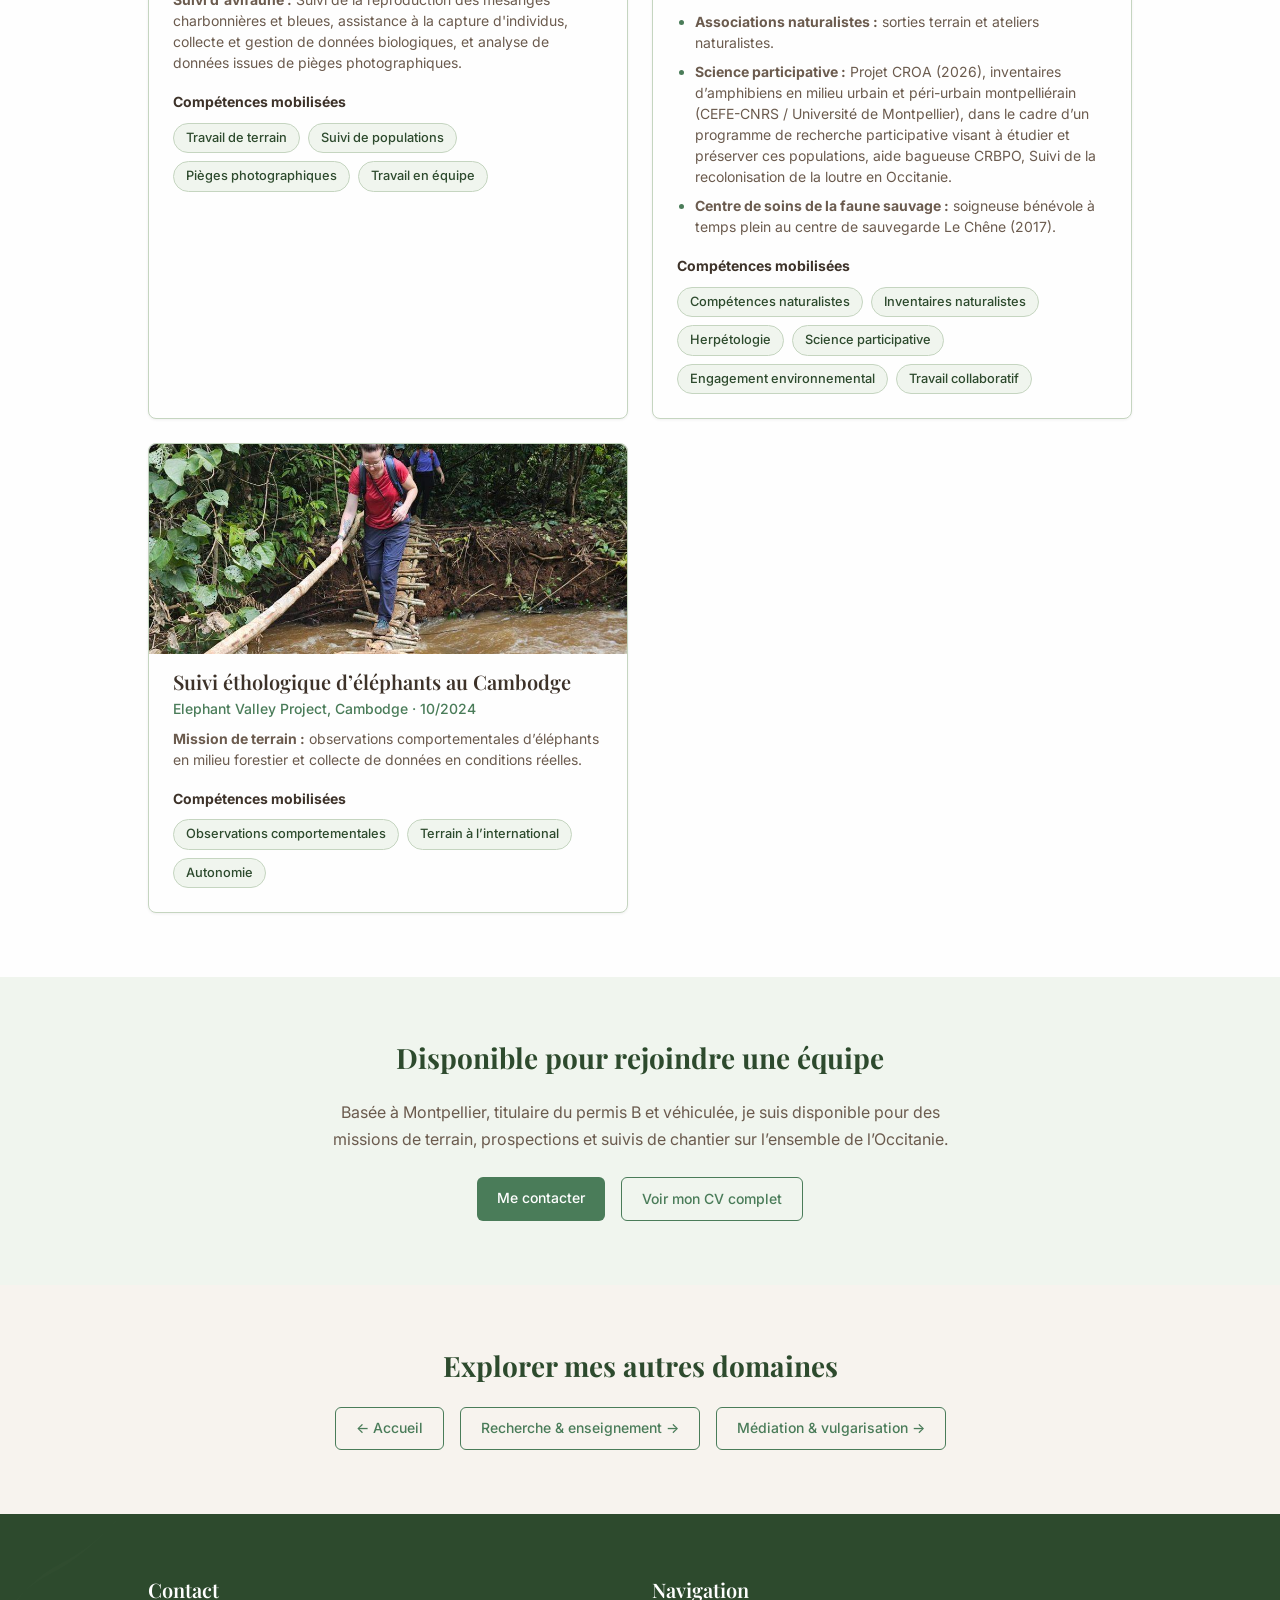
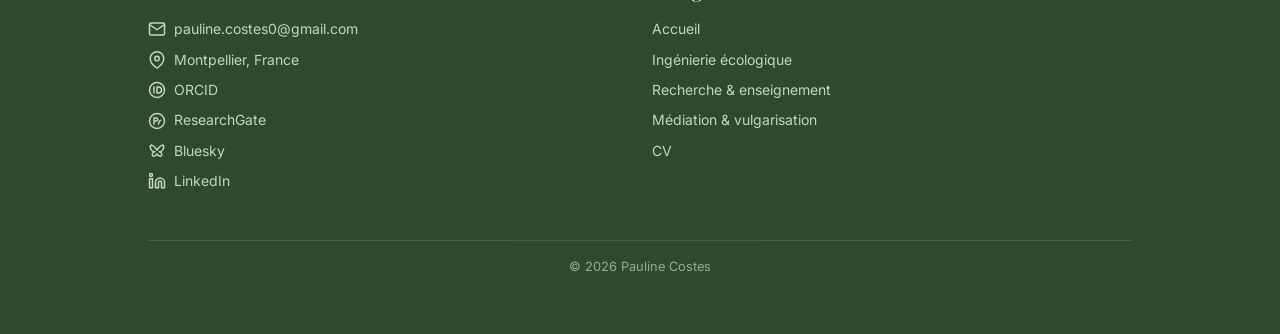
<file: ingenierie-ecologique.html>
<!DOCTYPE html>
<html lang="fr">
<head>
  <meta charset="UTF-8">
  <meta name="viewport" content="width=device-width, initial-scale=1.0">
  <meta name="description" content="Ingénierie écologique : inventaires naturalistes, suivis de populations, protocoles de terrain et analyse de données.">
  <meta property="og:title" content="Ingénierie écologique - Pauline Costes">
  <meta property="og:description" content="Ingénierie écologique : inventaires naturalistes, suivis de populations, protocoles de terrain et analyse de données.">
  <meta property="og:image" content="Photo1.jpg">
  <meta property="og:type" content="website">
  <meta name="twitter:card" content="summary_large_image">
  <link rel="icon" href="data:image/svg+xml,<svg xmlns='http://www.w3.org/2000/svg' viewBox='0 0 100 100'><text y='.9em' font-size='90'>🐘</text></svg>">
  <title>Ingénierie écologique - Pauline Costes</title>
  <link rel="preconnect" href="https://fonts.googleapis.com">
  <link rel="preconnect" href="https://fonts.gstatic.com" crossorigin>
  <link href="https://fonts.googleapis.com/css2?family=Inter:wght@400;500;600&family=Playfair+Display:wght@600;700&display=swap" rel="stylesheet">
  <link rel="stylesheet" href="css/variables.css?v=78">
  <link rel="stylesheet" href="css/base.css?v=78">
  <link rel="stylesheet" href="css/components.css?v=78">
  <link rel="stylesheet" href="css/layout.css?v=78">
</head>
<body>

  <!-- Header -->
  <header class="site-header">
    <nav class="nav container">
      <a href="index.html" class="nav__logo">Pauline Costes</a>
      <button class="burger" aria-label="Ouvrir le menu" aria-expanded="false">
        <span class="burger__line"></span>
        <span class="burger__line"></span>
        <span class="burger__line"></span>
      </button>
      <div class="nav__links">
        <button class="nav__close" aria-label="Fermer le menu">&times;</button>
        <a href="ingenierie-ecologique.html" class="nav__link nav__link--active">Ingénierie écologique</a>
        <a href="recherche-enseignement.html" class="nav__link">Recherche &amp; enseignement</a>
        <a href="mediation-vulgarisation.html" class="nav__link">Médiation &amp; vulgarisation</a>
        <a href="cv.html" class="nav__link">CV</a>
        <a href="#contact" class="nav__link">Contact</a>
      </div>
    </nav>
  </header>

  <main>

    <!-- Page header -->
    <div class="page-header">
      <div class="container page-header__with-photo">
        <img class="page-header__photo" src="20260401_111959.jpg" alt="Pauline Costes sur le terrain, en veste de pluie" width="140" height="140">
        <div>
          <h1>Ing&eacute;nierie &eacute;cologique</h1>
          <p>&Eacute;cologue avec une exp&eacute;rience dans la mise en place de protocoles, le suivi d'esp&egrave;ces et l'analyse de donn&eacute;es &eacute;cologiques, je souhaite mettre mes comp&eacute;tences au service de projets d'&eacute;cologie appliqu&eacute;e et de bureaux d'&eacute;tudes.</p>
          <div class="page-header__links">
            <a href="https://www.linkedin.com/in/pauline-costes-630895195" target="_blank" rel="noopener noreferrer"><svg viewBox="0 0 24 24" fill="none" stroke="currentColor" stroke-width="2" stroke-linecap="round" stroke-linejoin="round" aria-hidden="true"><path d="M16 8a6 6 0 0 1 6 6v7h-4v-7a2 2 0 0 0-4 0v7h-4v-7a6 6 0 0 1 6-6z"/><path d="M2 9h4v12H2z"/><path d="M4 2a2 2 0 1 1 0 4 2 2 0 0 1 0-4z"/></svg>LinkedIn</a>
          </div>
        </div>
      </div>
    </div>

    <div class="page-sticky">
      <!-- Sommaire de la page -->
      <nav class="page-toc" aria-label="Sommaire de la page">
        <div class="container page-toc__list">
          <a href="#competences" class="page-toc__link">Compétences</a>
          <a href="#parcours" class="page-toc__link">Parcours</a>
          <a href="#apporter" class="page-toc__link">Ce que j&rsquo;apporte</a>
          <a href="#experiences-terrain" class="page-toc__link">Terrain</a>
          <a href="#disponibilite" class="page-toc__link">Disponibilité</a>
        </div>
      </nav>

      <!-- Postes visés -->
      <section class="targets-band" aria-label="Postes visés">
        <div class="container">
          <h2 class="targets-band__title">Postes visés</h2>
          <ul class="targets-band__list">
          <li>Chargée d’études faune</li>
          <li>Écologue de terrain</li>
          <li>Chargée de mission biodiversité</li>
          <li>Chargée de données naturalistes</li>
          <li>Technicienne de suivi scientifique</li>
          </ul>
        </div>
      </section>
    </div>

    <!-- Bandeau compétences clés -->
    <section id="competences" class="skills-band" aria-labelledby="skills-band-title">
      <div class="container skills-band__inner">
        <h2 id="skills-band-title" class="skills-band__title">Comp&eacute;tences cl&eacute;s</h2>
        <ul class="skills-band__list">
          <li class="tag">Inventaires naturalistes</li>
          <li class="tag">Suivi de populations</li>
          <li class="tag">S&eacute;quence ERC</li>
          <li class="tag">R&eacute;glementation environnementale</li>
          <li class="tag">Observations comportementales</li>
          <li class="tag">Conception de protocoles</li>
          <li class="tag">Coordination de missions terrain</li>
          <li class="tag">Pi&egrave;ges photographiques</li>
          <li class="tag">Cartographie (QGIS)</li>
          <li class="tag">Analyse de donn&eacute;es (R, Python, Excel)</li>
          <li class="tag">R&eacute;daction &amp; synth&egrave;se</li>
          <li class="tag">Permis B &amp; v&eacute;hicul&eacute;e</li>
        </ul>
      </div>
    </section>

    <!-- Frise chronologique du domaine : extrait de la frise de cv.html (mêmes réglages, voir le commentaire de cv.html) -->
    <section id="parcours" class="section">
      <div class="container">
        <div class="section__header" style="margin-bottom: var(--space-lg);">
          <h2>Mon parcours en ing&eacute;nierie &eacute;cologique</h2>
        </div>
        <ul class="tl-legend" aria-label="Filtrer la frise par catégorie">
          <li class="tl-legend__item tl-legend__item--formation"><button type="button" class="tl-legend__btn" data-filter="formation" aria-pressed="false">Formation</button></li>
          <li class="tl-legend__item tl-legend__item--pro"><button type="button" class="tl-legend__btn" data-filter="pro" aria-pressed="false">Exp&eacute;riences professionnelles</button></li>
          <li class="tl-legend__item tl-legend__item--stage"><button type="button" class="tl-legend__btn" data-filter="stage" aria-pressed="false">Stages</button></li>
          <li class="tl-legend__item tl-legend__item--asso"><button type="button" class="tl-legend__btn" data-filter="asso" aria-pressed="false">Engagements associatifs</button></li>
        </ul>
        <p class="tl-legend__hint">Cliquez sur une cat&eacute;gorie pour n'afficher qu'elle, puis &agrave; nouveau pour tout revoir. Survolez un &eacute;l&eacute;ment de la frise pour en voir le d&eacute;tail. <a href="cv.html">Frise compl&egrave;te sur la page CV</a>.</p>
        <div class="tl" tabindex="0" role="region" aria-label="Frise chronologique">
          <ul class="tl__plot" style="--y0: 2016.85; --span: 10.3; --nu: 3; --nd: 3;">
          <li class="tl__ruler" aria-hidden="true">
          <span class="tl__year" style="--s: 2017;">2017</span>
          <span class="tl__year" style="--s: 2018;">2018</span>
          <span class="tl__year" style="--s: 2019;">2019</span>
          <span class="tl__year" style="--s: 2020;">2020</span>
          <span class="tl__year" style="--s: 2021;">2021</span>
          <span class="tl__year" style="--s: 2022;">2022</span>
          <span class="tl__year" style="--s: 2023;">2023</span>
          <span class="tl__year" style="--s: 2024;">2024</span>
          <span class="tl__year" style="--s: 2025;">2025</span>
          <span class="tl__year" style="--s: 2026;">2026</span>
          </li>
          <li class="tl__event tl__event--up tl__event--formation" data-kind="Formation" data-title="Licence Éthologie, Écologie et Évolution des Organismes" data-place="Université de Rennes" data-date="09/2017 – 06/2018">
            <span class="tl__mark" style="--s: 2017.67; --e: 2018.5;"></span>
            <span class="tl__label" style="--s: 2017.67;">L3 Écologie</span>
          </li>
          <li class="tl__event tl__event--up tl__event--formation" data-kind="Formation" data-title="Master Écologie et Biologie des Populations" data-place="Université de Poitiers" data-date="09/2019 – 06/2021">
            <span class="tl__mark" style="--s: 2019.67; --e: 2021.5;"></span>
            <span class="tl__label" style="--s: 2019.67;">M1-2 Écologie</span>
          </li>
          <li class="tl__event tl__event--up tl__event--stage" data-kind="Stage terrain &amp; recherche" data-title="Reproduction des mésanges dans les Pyrénées" data-place="Station de Moulis, CNRS" data-date="05 – 07/2019">
            <span class="tl__mark" style="--s: 2019.33; --e: 2019.58;"></span>
            <span class="tl__label" style="--s: 2019.33;">Mésanges</span>
          </li>
          <li class="tl__event tl__event--up tl__event--both" data-kind="Formation &amp; expérience pro" data-title="Doctorat : éthologie morpho-fonctionnelle de la trompe des éléphants" data-place="MNHN / CNRS, Paris" data-date="11/2021 – 12/2024">
            <span class="tl__mark" style="--s: 2021.83; --e: 2024.92;"></span>
            <span class="tl__label" style="--s: 2021.83;"><span class="tl__gradient-text">Doctorat MNHN</span></span>
          </li>
          <li class="tl__event tl__event--down tl__event--pro" data-kind="Expérience pro" data-title="Terrain Cambodge : suivi éthologique d’éléphants" data-place="Elephant Valley Project, Cambodge" data-date="06 – 19/10/2024">
            <span class="tl__mark" style="--s: 2024.76; --e: 2024.8;"></span>
            <span class="tl__label" style="--s: 2024.76;">Terrain Cambodge</span>
          </li>
          <li class="tl__event tl__event--down tl__event--asso" data-kind="Engagement associatif" data-title="Soigneuse bénévole au Chêne" data-place="Centre de sauvegarde de la faune sauvage · à temps plein" data-date="19/06 – 02/07/2017">
            <span class="tl__mark" style="--s: 2017.46; --e: 2017.5;"></span>
            <span class="tl__label" style="--s: 2017.46;">Le Chêne</span>
          </li>
          <li class="tl__event tl__event--down tl__event--asso" data-kind="Engagement associatif" data-title="Cercle naturaliste des étudiants nantais (CNER)" data-place="Association naturaliste : sorties terrain, ateliers naturalistes · pendant la L3" data-date="09/2017 – 06/2018">
            <span class="tl__mark" style="--s: 2017.67; --e: 2018.5;"></span>
            <span class="tl__label" style="--s: 2017.67;">CNER</span>
          </li>
          <li class="tl__event tl__event--down tl__event--asso" data-kind="Engagement associatif" data-title="BEBOP (Bureau des Étudiants en Biologie des Organismes de Poitiers) &amp; Vienne Nature" data-place="Associations naturalistes : sorties terrain, ateliers naturalistes · pendant le master" data-date="09/2019 – 06/2021">
            <span class="tl__mark" style="--s: 2019.67; --e: 2021.5;"></span>
            <span class="tl__label" data-flip style="--s: 2021.5;">BEBOP &amp; Vienne Nature</span>
          </li>
          <li class="tl__event tl__event--down tl__event--asso" data-kind="Engagement associatif" data-title="Projet CROA : recherche participative" data-place="Programme du CEFE-CNRS : suivi des amphibiens en milieu urbain et péri-urbain montpelliérain" data-date="04 – 06/2026">
            <span class="tl__mark" style="--s: 2026.25; --e: 2026.5;"></span>
            <span class="tl__label" data-flip data-lvl="0" style="--s: 2026.5;">Projet CROA</span>
          </li>
          <li class="tl__event tl__event--down tl__event--asso" data-kind="Engagement associatif" data-title="LPO et Groupe jeune LPO Hérault" data-place="" data-date="depuis 10/2026 · en cours">
            <span class="tl__mark tl__mark--ongoing" style="--s: 2026.75; --e: 2026.95;"></span>
            <span class="tl__label" data-flip data-lvl="1" style="--s: 2026.75;">LPO Hérault</span>
          </li>
          <li class="tl__event tl__event--up tl__event--complementaire" data-kind="Formation courte" data-title="AI for ecologists: a toolkit" data-place="FRB-CESAB" data-date="06/2026">
            <span class="tl__mark tl__mark--dot" style="--s: 2026.46;"></span>
            <span class="tl__label" data-lvl="0" style="--s: 2026.46;">IA pour écologues</span>
          </li>
          <li class="tl__event tl__event--up tl__event--complementaire" data-kind="Formation courte" data-title="Méthodes et outils de diagnostic écologique en milieux terrestres" data-place="MNHN / OFB" data-date="10/2026 · 21 h">
            <span class="tl__mark tl__mark--dot" style="--s: 2026.79;"></span>
            <span class="tl__label" data-lvl="1" style="--s: 2026.79;">Diagnostic écologique</span>
          </li>
          </ul>
        </div>

        <!-- Formation : repliée par défaut -->
        <details class="formation-details">
          <summary class="formation-details__summary">D&eacute;tails de ma formation</summary>
          <div class="formation-details__body">
          <div class="publication">
            <p class="publication__journal">10/2026</p>
            <h3 class="publication__title">M&eacute;thodes et outils de diagnostic &eacute;cologique en milieux terrestres</h3>
            <p class="publication__authors">MNHN / OFB &mdash; 21 h, 7&ndash;9 octobre 2026, attestation de comp&eacute;tences. Diagnostics &eacute;cologiques dans le cadre des &eacute;tudes r&eacute;glementaires (&eacute;tudes d&rsquo;impact, documents d&rsquo;urbanisme, d&eacute;rogations esp&egrave;ces prot&eacute;g&eacute;es, incidences Natura 2000)&nbsp;: patrimonialit&eacute; et protection, donn&eacute;es existantes et leurs limites, choix des protocoles, focus botanique et v&eacute;g&eacute;tations, bancarisation et d&eacute;p&ocirc;t l&eacute;gal des donn&eacute;es.</p>
            <div class="tags formation-details__tags">
              <span class="tag">Diagnostic &eacute;cologique</span>
              <span class="tag">Patrimonialit&eacute; &amp; statuts de protection</span>
              <span class="tag">Choix des protocoles</span>
              <span class="tag">Botanique &amp; v&eacute;g&eacute;tations</span>
              <span class="tag">Bancarisation des donn&eacute;es</span>
            </div>
          </div>
          <div class="publication">
            <p class="publication__journal">06/2026</p>
            <h3 class="publication__title">Training course &laquo;&thinsp;AI for ecologists: a toolkit&thinsp;&raquo;</h3>
            <p class="publication__authors">FRB-CESAB &mdash; laur&eacute;ate d'une bourse couvrant les frais d'inscription</p>
            <div class="tags formation-details__tags">
              <span class="tag">Python</span>
              <span class="tag">Machine learning</span>
              <span class="tag">Structuration de bases de donn&eacute;es</span>
            </div>
          </div>
          <div class="publication">
            <p class="publication__journal">12/2024</p>
            <h3 class="publication__title">Doctorat en Sciences de la Nature et de l&rsquo;Homme&nbsp;: &Eacute;volution et &Eacute;cologie</h3>
            <p class="publication__authors">Mus&eacute;um National d&rsquo;Histoire Naturelle, Paris &mdash; expertise scientifique, esprit critique, veille scientifique, r&eacute;daction et synth&egrave;se.</p>
            <div class="tags formation-details__tags">
              <span class="tag">Expertise scientifique</span>
              <span class="tag">Esprit critique</span>
              <span class="tag">Veille scientifique</span>
              <span class="tag">R&eacute;daction &amp; synth&egrave;se</span>
            </div>
          </div>
          <div class="publication">
            <p class="publication__journal">12/2021</p>
            <h3 class="publication__title">Master &Eacute;cologie et Biologie des Populations</h3>
            <p class="publication__authors">Universit&eacute; de Poitiers &mdash; sp&eacute;cialit&eacute; &Eacute;volution, &Eacute;cologie. Connaissance des &eacute;cosyst&egrave;mes et de leurs dynamiques, comp&eacute;tences naturalistes, analyse de donn&eacute;es &eacute;cologiques, SIG (QGIS).</p>
            <div class="tags formation-details__tags">
              <span class="tag">&Eacute;cologie des &eacute;cosyst&egrave;mes</span>
              <span class="tag">Comp&eacute;tences naturalistes</span>
              <span class="tag">Analyse de donn&eacute;es</span>
              <span class="tag">SIG (QGIS)</span>
            </div>
          </div>
          <div class="publication">
            <p class="publication__journal">10/2018</p>
            <h3 class="publication__title">Licence &Eacute;thologie, &Eacute;cologie et &Eacute;volution des Organismes</h3>
            <p class="publication__authors">Universit&eacute; de Rennes &mdash; comportement animal, interactions &eacute;cologiques, m&eacute;thodologie scientifique.</p>
            <div class="tags formation-details__tags">
              <span class="tag">Comportement animal</span>
              <span class="tag">Interactions &eacute;cologiques</span>
              <span class="tag">M&eacute;thodologie scientifique</span>
            </div>
          </div>
          </div>
        </details>
      </div>
    </section>

    <!-- Ce que je peux apporter (d'après la lettre de motivation) -->
    <section id="apporter" class="section section--alt">
      <div class="container">
        <div class="section__header">
          <h2>Ce que je peux apporter</h2>
        </div>
        <p class="offer-intro">
          De retour à Montpellier après mes années d'études, qui m'ont permis d'acquérir une bonne connaissance du fonctionnement des écosystèmes, je reste très mobile pour intervenir en région méditerranéenne comme ailleurs. Mon profil mêle la rigueur de la recherche et une pratique de terrain. Mon point fort au quotidien ? Transformer les données brutes en livrables limpides : de la recherche biblio approfondie aux analyses spatiales sous QGIS, j’aime rédiger des synthèses claires qui permettent de cerner vite les continuités écologiques et de cadrer efficacement le volet réglementaire de vos aménagements.
        </p>
        <div class="skill-star">
          <svg class="skill-star__lines" viewBox="0 0 100 100" preserveAspectRatio="none" aria-hidden="true">
            <line x1="50" y1="50" x2="50" y2="10"/>
            <line x1="50" y1="50" x2="86" y2="38"/>
            <line x1="50" y1="50" x2="73" y2="86"/>
            <line x1="50" y1="50" x2="27" y2="86"/>
            <line x1="50" y1="50" x2="14" y2="38"/>
          </svg>
          <p class="skill-star__center">Mes connaissances <br>&amp; comp&eacute;tences</p>
          <ul class="skill-star__list">
          <li class="skill-star__item" style="--x: 50%; --y: 10%;">
            <button type="button" class="skill-star__bubble" aria-expanded="false" aria-controls="skill-reglementaire">
              <span class="skill-star__icon" aria-hidden="true"><svg width="22" height="22" viewBox="0 0 24 24" fill="none" stroke="currentColor" stroke-width="1.8" stroke-linecap="round" stroke-linejoin="round"><path d="M12 3l8 4v5c0 5-3.5 8.5-8 9-4.5-.5-8-4-8-9V7z"/><path d="M9 12l2 2 4-4"/></svg></span>
              <span class="skill-star__title">Cadre r&eacute;glementaire &amp; diagnostic &eacute;cologique</span>
              <span class="badge-learning">En cours d&rsquo;apprentissage</span>
            </button>
          </li>
          <li class="skill-star__item" style="--x: 86%; --y: 38%;">
            <button type="button" class="skill-star__bubble" aria-expanded="false" aria-controls="skill-terrain">
              <span class="skill-star__icon" aria-hidden="true"><svg width="22" height="22" viewBox="0 0 24 24" fill="none" stroke="currentColor" stroke-width="1.8" stroke-linecap="round" stroke-linejoin="round"><path d="M3 20l6-12 4 7 3-4 5 9z"/><circle cx="17" cy="5" r="2"/></svg></span>
              <span class="skill-star__title">Terrain &amp; expertise naturaliste</span>
              <span class="badge-learning">En cours d&rsquo;apprentissage</span>
            </button>
          </li>
          <li class="skill-star__item" style="--x: 73%; --y: 86%;">
            <button type="button" class="skill-star__bubble" aria-expanded="false" aria-controls="skill-donnees">
              <span class="skill-star__icon" aria-hidden="true"><svg width="22" height="22" viewBox="0 0 24 24" fill="none" stroke="currentColor" stroke-width="1.8" stroke-linecap="round" stroke-linejoin="round"><path d="M3 3v18h18"/><path d="M7 15l4-4 3 3 5-6"/></svg></span>
              <span class="skill-star__title">Donn&eacute;es, cartographie &amp; IA</span>
              <span class="badge-learning badge-expert">Exp&eacute;riment&eacute;e</span>
            </button>
          </li>
          <li class="skill-star__item" style="--x: 27%; --y: 86%;">
            <button type="button" class="skill-star__bubble" aria-expanded="false" aria-controls="skill-communication">
              <span class="skill-star__icon" aria-hidden="true"><svg width="22" height="22" viewBox="0 0 24 24" fill="none" stroke="currentColor" stroke-width="1.8" stroke-linecap="round" stroke-linejoin="round"><path d="M17 21v-2a4 4 0 0 0-4-4H5a4 4 0 0 0-4 4v2"/><circle cx="9" cy="7" r="4"/><path d="M23 21v-2a4 4 0 0 0-3-3.87"/><path d="M16 3.13a4 4 0 0 1 0 7.75"/></svg></span>
              <span class="skill-star__title">Communication &amp; travail d&rsquo;&eacute;quipe</span>
              <span class="badge-learning badge-expert">Exp&eacute;riment&eacute;e</span>
            </button>
          </li>
          <li class="skill-star__item" style="--x: 14%; --y: 38%;">
            <button type="button" class="skill-star__bubble" aria-expanded="false" aria-controls="skill-redaction">
              <span class="skill-star__icon" aria-hidden="true"><svg width="22" height="22" viewBox="0 0 24 24" fill="none" stroke="currentColor" stroke-width="1.8" stroke-linecap="round" stroke-linejoin="round"><path d="M14 3H6a2 2 0 0 0-2 2v14a2 2 0 0 0 2 2h12a2 2 0 0 0 2-2V9z"/><path d="M14 3v6h6"/><path d="M8 13h8"/><path d="M8 17h5"/></svg></span>
              <span class="skill-star__title">R&eacute;daction &amp; bibliographie</span>
              <span class="badge-learning badge-expert">Exp&eacute;riment&eacute;e</span>
            </button>
          </li>
          </ul>
        </div>
        <p class="skill-star__hint">Cliquez sur une bulle pour en voir le d&eacute;tail.</p>
        <div class="skill-star__panels">
          <div id="skill-reglementaire" class="card offer skill-star__panel offer--wide">
            <div class="offer__head">
              <span class="domain-card__icon" aria-hidden="true"><svg width="26" height="26" viewBox="0 0 24 24" fill="none" stroke="currentColor" stroke-width="1.8" stroke-linecap="round" stroke-linejoin="round"><path d="M12 3l8 4v5c0 5-3.5 8.5-8 9-4.5-.5-8-4-8-9V7z"/><path d="M9 12l2 2 4-4"/></svg></span>
              <h3 class="offer__title">Cadre r&eacute;glementaire &amp; diagnostic &eacute;cologique</h3>
            </div>
            <span class="badge-learning">En cours d&rsquo;apprentissage</span>
            <p class="card__description">
              Formée aux études environnementales durant mon parcours universitaire, j’ai récemment consolidé et actualisé mes compétences en méthodes de diagnostic écologique auprès du MNHN et de l’OFB (Formation Méthodes et outils de diagnostic écologique en milieux terrestres) afin de répondre précisément aux exigences des dossiers réglementaires. Définition des enjeux patrimoniaux, choix des protocoles, bancarisation des données et restitution conforme aux attentes des services instructeurs : une démarche rigoureuse pour sécuriser vos procédures et intégrer la séquence ERC dès la phase amont. 
            </p>
            <div class="tags">
              <span class="tag">&Eacute;tudes d&rsquo;impact (volet milieux naturels)</span>
              <span class="tag">Méthodes d'inventaire</span>
              <span class="tag">S&eacute;quence &Eacute;viter-R&eacute;duire-Compenser</span>
            </div>
          </div>
          <div id="skill-terrain" class="card offer skill-star__panel offer--side">
            <img class="offer__side" src="20260401_111959.jpg" alt="Pauline Costes sur le terrain, en veste de pluie à capuche" width="712" height="800" loading="lazy" style="object-position: center 28%;">
            <div class="offer__body">
              <span class="domain-card__icon" aria-hidden="true"><svg width="26" height="26" viewBox="0 0 24 24" fill="none" stroke="currentColor" stroke-width="1.8" stroke-linecap="round" stroke-linejoin="round"><path d="M3 20l6-12 4 7 3-4 5 9z"/><circle cx="17" cy="5" r="2"/></svg></span>
              <h3 class="offer__title">Terrain &amp; expertise naturaliste</h3>
              <span class="badge-learning">En cours d&rsquo;apprentissage</span>
              <p class="card__description">Inventaires et suivis d&rsquo;esp&egrave;ces (faune), observations comportementales, conception et d&eacute;ploiement de protocoles. Titulaire du permis B et v&eacute;hicul&eacute;e, je suis disponible pour les visites de terrain, prospections et suivis de chantier.</p>
              <a class="tag tag--link" href="#experiences-terrain">Mes exp&eacute;riences de terrain</a>
            </div>
          </div>
          <div id="skill-redaction" class="card offer skill-star__panel">
            <span class="domain-card__icon" aria-hidden="true"><svg width="26" height="26" viewBox="0 0 24 24" fill="none" stroke="currentColor" stroke-width="1.8" stroke-linecap="round" stroke-linejoin="round"><path d="M14 3H6a2 2 0 0 0-2 2v14a2 2 0 0 0 2 2h12a2 2 0 0 0 2-2V9z"/><path d="M14 3v6h6"/><path d="M8 13h8"/><path d="M8 17h5"/></svg></span>
            <h3 class="offer__title">R&eacute;daction &amp; bibliographie</h3>
            <span class="badge-learning badge-expert">Exp&eacute;riment&eacute;e</span>
            <p class="card__description">Auteure d&rsquo;articles scientifiques, d&rsquo;une th&egrave;se et de synth&egrave;ses techniques, j&rsquo;ai l&rsquo;habitude de produire des documents clairs, rigoureux et structur&eacute;s. Rompue &agrave; la veille scientifique et &agrave; la synth&egrave;se bibliographique, je sais rechercher, analyser de fa&ccedil;on critique et mobiliser la litt&eacute;rature et les donn&eacute;es existantes pour &eacute;tayer un diagnostic, avec une relecture attentive des pi&egrave;ces techniques et administratives avant transmission.</p>
          </div>
          <div id="skill-donnees" class="card offer skill-star__panel">
            <span class="domain-card__icon" aria-hidden="true"><svg width="26" height="26" viewBox="0 0 24 24" fill="none" stroke="currentColor" stroke-width="1.8" stroke-linecap="round" stroke-linejoin="round"><path d="M3 3v18h18"/><path d="M7 15l4-4 3 3 5-6"/></svg></span>
            <h3 class="offer__title">Donn&eacute;es, cartographie &amp; IA</h3>
            <span class="badge-learning badge-expert">Exp&eacute;riment&eacute;e</span>
            <p class="card__description">Formée aux outils d'analyse et de visualisation durant mon cursus universitaire puis au cours de mes projets de recherche, je maîtrise la cartographie (QGIS), l'analyse statistique (R, Excel) et la modélisation (R, Python). Je me suis également formée aux approches d'intelligence artificielle appliquées à l'écologie pour structurer les bases de données naturalistes et modéliser les dynamiques de biodiversité (formation « AI for ecologists » de la FRB-CESAB).</p>
          </div>
          <div id="skill-communication" class="card offer skill-star__panel offer--side">
            <img class="offer__side" src="presentation-reunion.jpg" alt="Pauline Costes présentant un projet en réunion" width="1400" height="1050" loading="lazy" style="object-position: 40% 60%;">
            <div class="offer__body">
              <span class="domain-card__icon" aria-hidden="true"><svg width="26" height="26" viewBox="0 0 24 24" fill="none" stroke="currentColor" stroke-width="1.8" stroke-linecap="round" stroke-linejoin="round"><path d="M17 21v-2a4 4 0 0 0-4-4H5a4 4 0 0 0-4 4v2"/><circle cx="9" cy="7" r="4"/><path d="M23 21v-2a4 4 0 0 0-3-3.87"/><path d="M16 3.13a4 4 0 0 1 0 7.75"/></svg></span>
              <h3 class="offer__title">Communication &amp; travail d&rsquo;&eacute;quipe</h3>
              <span class="badge-learning badge-expert">Exp&eacute;riment&eacute;e</span>
              <p class="card__description">Enseignement universitaire, m&eacute;diation scientifique et encadrement de stagiaire m&rsquo;ont appris &agrave; vulgariser sans perdre en rigueur&nbsp;: supports visuels clairs, appui aux chefs de projet face aux collectivit&eacute;s et services instructeurs, comptes-rendus structur&eacute;s pour suivre les arbitrages.</p>
            </div>
          </div>
        </div>
      </div>
    </section>

    <!-- Expériences de terrain -->
    <section class="section" id="experiences-terrain">
      <div class="container">
        <div class="section__header" style="margin-bottom: var(--space-lg);">
          <h2>Mes exp&eacute;riences de terrain</h2>
          <p>Des montagnes pyr&eacute;n&eacute;ennes aux for&ecirc;ts du Cambodge&nbsp;: inventaires, suivis, collectes de donn&eacute;es et travail en &eacute;quipe, les missions qui ont forg&eacute; mon exp&eacute;rience du terrain.</p>
        </div>
        <div class="cards-grid">
          <!-- Stage mesanges -->
<!-- Stage mesanges -->
          <div class="card" id="terrain-mesanges">
            <div class="card__image">
              <img src="mesanges-nichee.jpg" alt="Nichée de jeunes mésanges dans un nichoir, becs ouverts" width="383" height="318" loading="lazy" style="object-position: center 45%;">
            </div>
            <h3 class="card__title">Assistante de terrain &amp; recherche : suivi de la reproduction des m&eacute;sanges dans les Pyr&eacute;n&eacute;es</h3>
            <p class="card__meta">CNRS, Station d&rsquo;&eacute;cologie th&eacute;orique et exp&eacute;rimentale de Moulis &middot; 27/05 &ndash; 14/07/2019</p>
            <p class="card__description">
              <strong>Suivi d'avifaune :</strong> Suivi de la reproduction des m&eacute;sanges charbonni&egrave;res et bleues, assistance &agrave; la capture d'individus, collecte et gestion de donn&eacute;es biologiques, et analyse de donn&eacute;es issues de pi&egrave;ges photographiques.
            </p>
            <div style="margin-top: var(--space-md);">
              <strong style="font-size: var(--text-small); color: var(--earth-800);">Comp&eacute;tences mobilis&eacute;es</strong>
              <div class="tags" style="margin-top: var(--space-sm);">
                <span class="tag">Travail de terrain</span>
                <span class="tag">Suivi de populations</span>
                <span class="tag">Pi&egrave;ges photographiques</span>
                <span class="tag">Travail en &eacute;quipe</span>
              </div>
            </div>
          </div>
          <!-- Engagement associatif -->
          <div class="card" id="terrain-associatif">
            <div class="card__image">
              <img src="prospection-nocturne.jpg" alt="Prospection nocturne à la lampe frontale : bénévoles penchés sur l’herbe à la recherche d’amphibiens" width="1200" height="1600" loading="lazy" style="object-position: center 35%;">
            </div>
            <h3 class="card__title">Engagement associatif : naturalisme &amp; conservation</h3>
            <p class="card__meta">Le Ch&ecirc;ne, CNER, BEBOP, Vienne Nature, Projet CROA, LPO Occitanie (& Groupe jeune H&eacute;rault), Groupe chiroptères Languedoc-Roussillon &middot; 2017 &ndash; aujourd&rsquo;hui</p>
            <ul class="card__points">
              <li class="card__description">
                <strong>Associations naturalistes&nbsp;:</strong> sorties terrain et ateliers naturalistes.
              </li>
              <li class="card__description">
                <strong>Science participative&nbsp;:</strong> Projet CROA (2026), inventaires d&rsquo;amphibiens en milieu urbain et p&eacute;ri-urbain montpelli&eacute;rain (CEFE-CNRS / Universit&eacute; de Montpellier),
                dans le cadre d&rsquo;un programme de recherche participative visant &agrave; &eacute;tudier et pr&eacute;server ces populations, aide bagueuse CRBPO, Suivi de la recolonisation de la loutre en Occitanie.
              </li>
              <li class="card__description">
                <strong>Centre de soins de la faune sauvage&nbsp;:</strong> soigneuse b&eacute;n&eacute;vole &agrave; temps plein au centre de sauvegarde Le Ch&ecirc;ne (2017).
              </li>
            </ul>
            <div style="margin-top: var(--space-md);">
              <strong style="font-size: var(--text-small); color: var(--earth-800);">Comp&eacute;tences mobilis&eacute;es</strong>
              <div class="tags" style="margin-top: var(--space-sm);">
                <span class="tag">Comp&eacute;tences naturalistes</span>
                <span class="tag">Inventaires naturalistes</span>
                <span class="tag">Herp&eacute;tologie</span>
                <span class="tag">Science participative</span>
                <span class="tag">Engagement environnemental</span>
                <span class="tag">Travail collaboratif</span>
              </div>
            </div>
          </div>
          <!-- Cambodge -->
          <div class="card" id="terrain-cambodge">
            <div class="card__image">
              <img src="terrain-riviere.jpg" alt="Pauline Costes traversant une rivière sur un pont de rondins en forêt tropicale" width="900" height="1200" loading="lazy" style="object-position: center 30%;">
            </div>
            <h3 class="card__title">Suivi &eacute;thologique d&rsquo;&eacute;l&eacute;phants au Cambodge</h3>
            <p class="card__meta">Elephant Valley Project, Cambodge &middot; 10/2024</p>
            <p class="card__description"><strong> Mission de terrain :</strong>  observations comportementales d&rsquo;&eacute;l&eacute;phants en milieu forestier et collecte de donn&eacute;es en conditions r&eacute;elles.</p>
            <div style="margin-top: var(--space-md);">
              <strong style="font-size: var(--text-small); color: var(--earth-800);">Comp&eacute;tences mobilis&eacute;es</strong>
              <div class="tags" style="margin-top: var(--space-sm);">
                <span class="tag">Observations comportementales</span>
                <span class="tag">Terrain &agrave; l&rsquo;international</span>
                <span class="tag">Autonomie</span>
              </div>
            </div>
          </div>
        </div>
      </div>
    </section>

    <!-- Disponibilité -->
    <section id="disponibilite" class="section section--alt">
      <div class="container availability">
        <h2>Disponible pour rejoindre une &eacute;quipe</h2>
        <p>Bas&eacute;e &agrave; Montpellier, titulaire du permis B et v&eacute;hicul&eacute;e, je suis disponible pour des missions de terrain, prospections et suivis de chantier sur l&rsquo;ensemble de l&rsquo;Occitanie.</p>
        <div class="hero__actions" style="justify-content: center;">
          <a href="mailto:pauline.costes0@gmail.com" class="btn btn-primary">Me contacter</a>
          <a href="cv.html" class="btn btn-secondary">Voir mon CV complet</a>
        </div>
      </div>
    </section>

    <!-- Autres domaines -->
    <section class="section section--sand" style="text-align: center;">
      <div class="container">
        <h2 style="margin-bottom: var(--space-lg);">Explorer mes autres domaines</h2>
        <div class="hero__actions" style="justify-content: center;">
          <a href="index.html#domaines" class="btn btn-secondary">&larr; Accueil</a>
          <a href="recherche-enseignement.html" class="btn btn-secondary">Recherche &amp; enseignement &rarr;</a>
          <a href="mediation-vulgarisation.html" class="btn btn-secondary">Médiation &amp; vulgarisation &rarr;</a>
        </div>
      </div>
    </section>

  </main>

  <!-- Footer -->
  <footer id="contact" class="site-footer" style="position: relative; overflow: hidden;">
    <div class="container">
      <div class="footer__grid">
        <div>
          <h3 class="footer__title">Contact</h3>
          <div class="footer__item">
            <svg class="footer__icon" viewBox="0 0 24 24" fill="none" stroke="currentColor" stroke-width="2" stroke-linecap="round" stroke-linejoin="round"><path d="M4 4h16c1.1 0 2 .9 2 2v12c0 1.1-.9 2-2 2H4c-1.1 0-2-.9-2-2V6c0-1.1.9-2 2-2z"/><polyline points="22,6 12,13 2,6"/></svg>
            <a href="mailto:pauline.costes0@gmail.com">pauline.costes0@gmail.com</a>
          </div>
          <div class="footer__item">
            <svg class="footer__icon" viewBox="0 0 24 24" fill="none" stroke="currentColor" stroke-width="2" stroke-linecap="round" stroke-linejoin="round"><path d="M21 10c0 7-9 13-9 13s-9-6-9-13a9 9 0 0 1 18 0z"/><circle cx="12" cy="10" r="3"/></svg>
            <span>Montpellier, France</span>
          </div>
          <div class="footer__item">
            <svg class="footer__icon" viewBox="0 0 24 24" fill="none" stroke="currentColor" stroke-width="2" stroke-linecap="round" stroke-linejoin="round"><path d="M12 2a10 10 0 1 0 0 20 10 10 0 0 0 0-20z"/><path d="M8 8v8"/><path d="M12 8h2a4 4 0 0 1 0 8h-2z"/></svg>
            <a href="https://orcid.org/0000-0003-1432-9141" target="_blank" rel="noopener noreferrer">ORCID</a>
          </div>
          <div class="footer__item">
            <svg class="footer__icon" viewBox="0 0 24 24" fill="none" stroke="currentColor" stroke-width="2" stroke-linecap="round" stroke-linejoin="round"><path d="M12 2a10 10 0 1 0 0 20 10 10 0 0 0 0-20z"/><path d="M8 16V8h3a2 2 0 0 1 0 4H8"/><path d="M14 16c1-3 1-5 3-5"/></svg>
            <a href="https://www.researchgate.net/profile/Pauline-Costes" target="_blank" rel="noopener noreferrer">ResearchGate</a>
          </div>
          <div class="footer__item">
            <svg class="footer__icon" viewBox="0 0 24 24" fill="none" stroke="currentColor" stroke-width="2" stroke-linecap="round" stroke-linejoin="round"><path d="M12 11C10 7 6 4 4 4c-1 1-1 4 0 6s3 3 5 3c-3 1-4 3-3 5s4 1 6-2c2 3 5 4 6 2s0-4-3-5c2 0 4-1 5-3s1-5 0-6c-2 0-6 3-8 7z"/></svg>
            <a href="https://bsky.app/profile/paulinecostes.bsky.social" target="_blank" rel="noopener noreferrer">Bluesky</a>
          </div>
          <div class="footer__item">
            <svg class="footer__icon" viewBox="0 0 24 24" fill="none" stroke="currentColor" stroke-width="2" stroke-linecap="round" stroke-linejoin="round"><path d="M16 8a6 6 0 0 1 6 6v7h-4v-7a2 2 0 0 0-4 0v7h-4v-7a6 6 0 0 1 6-6z"/><path d="M2 9h4v12H2z"/><path d="M4 2a2 2 0 1 1 0 4 2 2 0 0 1 0-4z"/></svg>
            <a href="https://www.linkedin.com/in/pauline-costes-630895195" target="_blank" rel="noopener noreferrer">LinkedIn</a>
          </div>
        </div>
        <div>
          <h3 class="footer__title">Navigation</h3>
          <div class="footer__item"><a href="index.html">Accueil</a></div>
          <div class="footer__item"><a href="ingenierie-ecologique.html">Ingénierie écologique</a></div>
          <div class="footer__item"><a href="recherche-enseignement.html">Recherche &amp; enseignement</a></div>
          <div class="footer__item"><a href="mediation-vulgarisation.html">Médiation &amp; vulgarisation</a></div>
          <div class="footer__item"><a href="cv.html">CV</a></div>
        </div>
      </div>
      <p class="footer__copy">&copy; 2026 Pauline Costes</p>
    </div>
    <!-- Deco SVG -->
    <svg class="deco deco--top-left" width="160" height="160" viewBox="0 0 160 160" aria-hidden="true" style="color: rgba(197,213,192,0.3);">
      <path d="M10,150 Q30,100 70,80 Q110,60 150,10 Q120,50 80,70 Q40,90 10,150Z" fill="currentColor"/>
    </svg>
  </footer>

  <script src="js/main.js?v=36"></script>
</body>
</html>
</file>
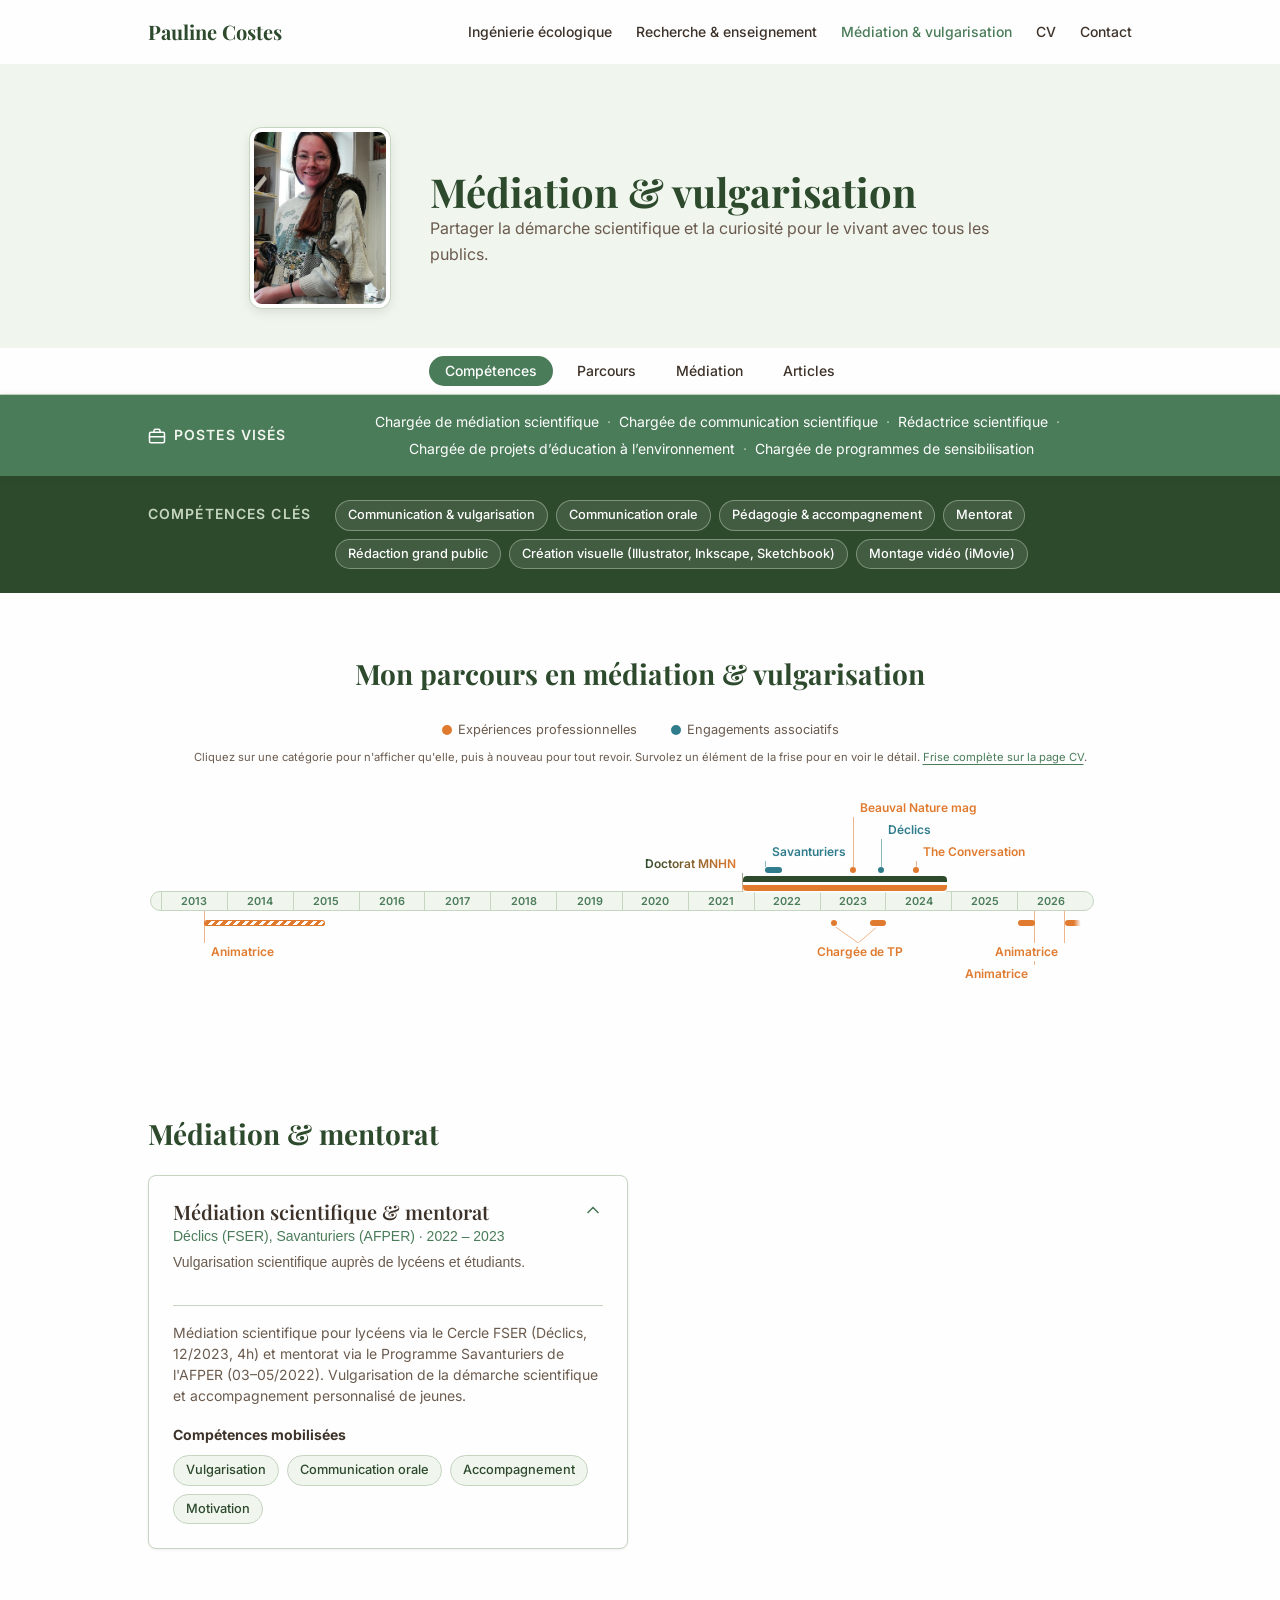
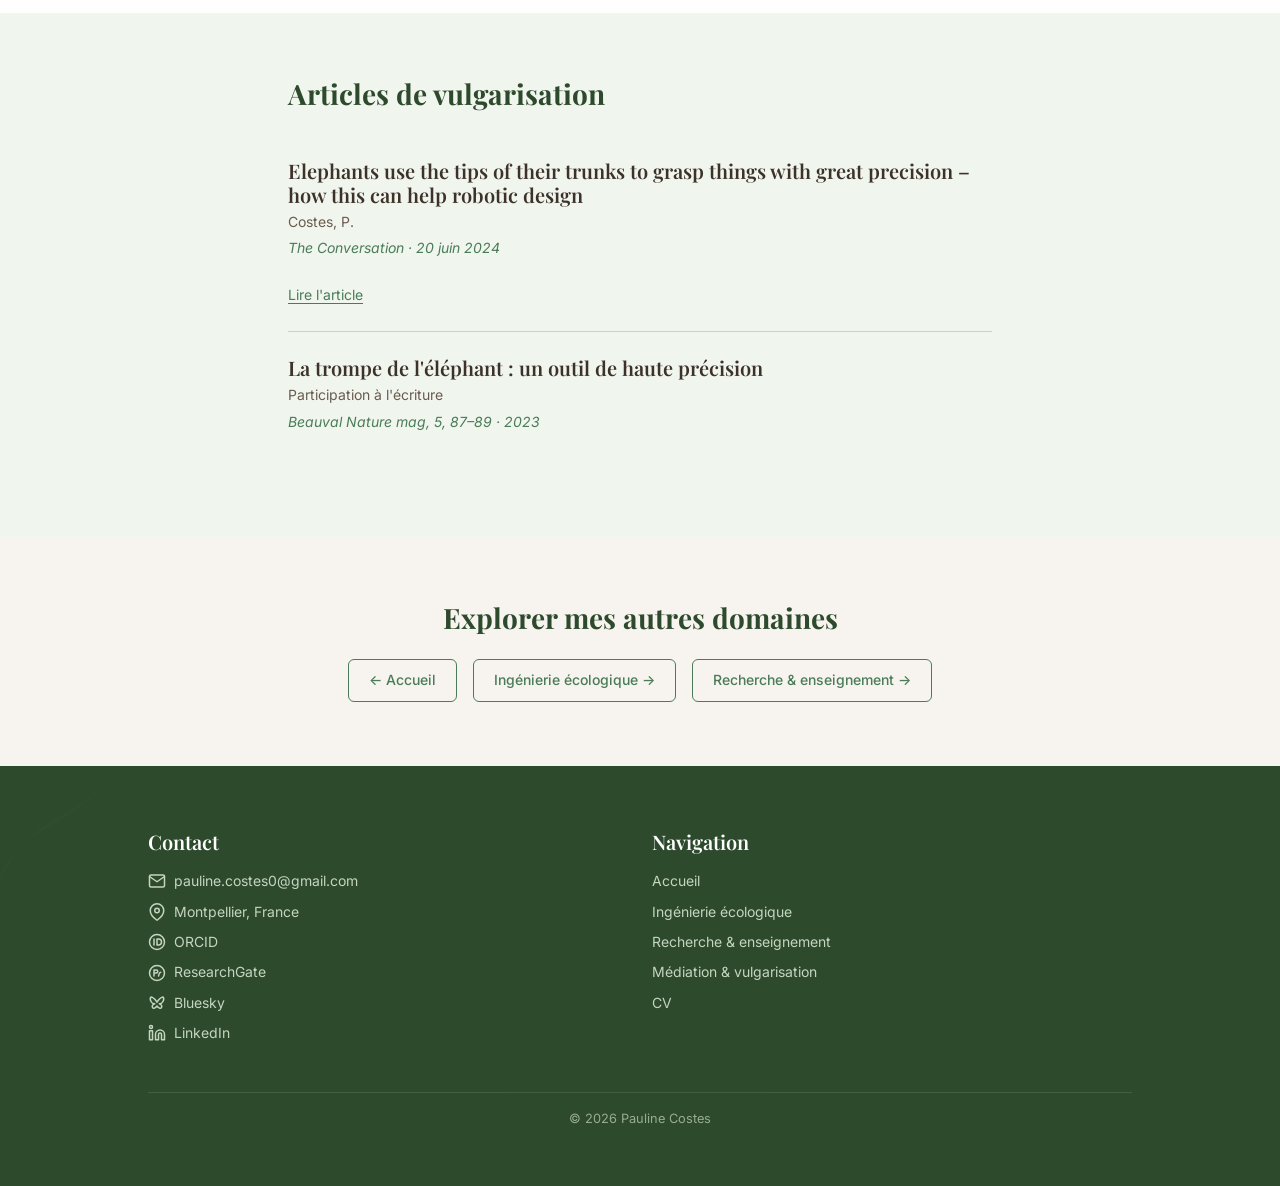
<file: mediation-vulgarisation.html>
<!DOCTYPE html>
<html lang="fr">
<head>
  <meta charset="UTF-8">
  <meta name="viewport" content="width=device-width, initial-scale=1.0">
  <meta name="description" content="Médiation et vulgarisation scientifique : articles grand public, mentorat, médiation auprès des lycéens et création visuelle.">
  <meta property="og:title" content="Médiation &amp; vulgarisation - Pauline Costes">
  <meta property="og:description" content="Médiation et vulgarisation scientifique : articles grand public, mentorat, médiation auprès des lycéens et création visuelle.">
  <meta property="og:image" content="Photo1.jpg">
  <meta property="og:type" content="website">
  <meta name="twitter:card" content="summary_large_image">
  <link rel="icon" href="data:image/svg+xml,<svg xmlns='http://www.w3.org/2000/svg' viewBox='0 0 100 100'><text y='.9em' font-size='90'>🐘</text></svg>">
  <title>Médiation & vulgarisation - Pauline Costes</title>
  <link rel="preconnect" href="https://fonts.googleapis.com">
  <link rel="preconnect" href="https://fonts.gstatic.com" crossorigin>
  <link href="https://fonts.googleapis.com/css2?family=Inter:wght@400;500;600&family=Playfair+Display:wght@600;700&display=swap" rel="stylesheet">
  <link rel="stylesheet" href="css/variables.css?v=78">
  <link rel="stylesheet" href="css/base.css?v=78">
  <link rel="stylesheet" href="css/components.css?v=78">
  <link rel="stylesheet" href="css/layout.css?v=78">
</head>
<body>

  <!-- Header -->
  <header class="site-header">
    <nav class="nav container">
      <a href="index.html" class="nav__logo">Pauline Costes</a>
      <button class="burger" aria-label="Ouvrir le menu" aria-expanded="false">
        <span class="burger__line"></span>
        <span class="burger__line"></span>
        <span class="burger__line"></span>
      </button>
      <div class="nav__links">
        <button class="nav__close" aria-label="Fermer le menu">&times;</button>
        <a href="ingenierie-ecologique.html" class="nav__link">Ingénierie écologique</a>
        <a href="recherche-enseignement.html" class="nav__link">Recherche &amp; enseignement</a>
        <a href="mediation-vulgarisation.html" class="nav__link nav__link--active">Médiation &amp; vulgarisation</a>
        <a href="cv.html" class="nav__link">CV</a>
        <a href="#contact" class="nav__link">Contact</a>
      </div>
    </nav>
  </header>

  <main>

    <!-- Page header -->
    <div class="page-header">
      <div class="container page-header__with-photo">
        <img class="page-header__photo" src="Photo_serpent2.jpg" alt="Pauline Costes sur le terrain, en veste de pluie" width="140" height="140">
        <div>
         <h1>M&eacute;diation &amp; vulgarisation</h1>
         <p>Partager la d&eacute;marche scientifique et la curiosit&eacute; pour le vivant avec tous les publics.</p>
        </div>
      </div>
    </div>

    <div class="page-sticky">
      <!-- Sommaire de la page -->
      <nav class="page-toc" aria-label="Sommaire de la page">
        <div class="container page-toc__list">
          <a href="#competences" class="page-toc__link">Compétences</a>
          <a href="#parcours" class="page-toc__link">Parcours</a>
          <a href="#mediation" class="page-toc__link">Médiation</a>
          <a href="#articles" class="page-toc__link">Articles</a>
        </div>
      </nav>

      <!-- Postes visés -->
      <section class="targets-band" aria-label="Postes visés">
        <div class="container">
          <h2 class="targets-band__title">Postes visés</h2>
          <ul class="targets-band__list">
          <li>Chargée de médiation scientifique</li>
          <li>Chargée de communication scientifique</li>
          <li>Rédactrice scientifique</li>
          <li>Chargée de projets d’éducation à l’environnement</li>
          <li>Chargée de programmes de sensibilisation</li>
          </ul>
        </div>
      </section>
    </div>

    <!-- Bandeau compétences clés -->
    <section id="competences" class="skills-band" aria-labelledby="skills-band-title">
      <div class="container skills-band__inner">
        <h2 id="skills-band-title" class="skills-band__title">Comp&eacute;tences cl&eacute;s</h2>
        <ul class="skills-band__list">
          <li class="tag">Communication &amp; vulgarisation</li>
          <li class="tag">Communication orale</li>
          <li class="tag">P&eacute;dagogie &amp; accompagnement</li>
          <li class="tag">Mentorat</li>
          <li class="tag">R&eacute;daction grand public</li>
          <li class="tag">Cr&eacute;ation visuelle (Illustrator, Inkscape, Sketchbook)</li>
          <li class="tag">Montage vid&eacute;o (iMovie)</li>
        </ul>
      </div>
    </section>

    <!-- Frise chronologique du domaine : extrait de la frise de cv.html (mêmes réglages, voir le commentaire de cv.html) -->
    <section id="parcours" class="section">
      <div class="container">
        <div class="section__header" style="margin-bottom: var(--space-lg);">
          <h2>Mon parcours en m&eacute;diation &amp; vulgarisation</h2>
        </div>
        <ul class="tl-legend" aria-label="Filtrer la frise par catégorie">
          <li class="tl-legend__item tl-legend__item--pro"><button type="button" class="tl-legend__btn" data-filter="pro" aria-pressed="false">Exp&eacute;riences professionnelles</button></li>
          <li class="tl-legend__item tl-legend__item--asso"><button type="button" class="tl-legend__btn" data-filter="asso" aria-pressed="false">Engagements associatifs</button></li>
        </ul>
        <p class="tl-legend__hint">Cliquez sur une cat&eacute;gorie pour n'afficher qu'elle, puis &agrave; nouveau pour tout revoir. Survolez un &eacute;l&eacute;ment de la frise pour en voir le d&eacute;tail. <a href="cv.html">Frise compl&egrave;te sur la page CV</a>.</p>
        <div class="tl" tabindex="0" role="region" aria-label="Frise chronologique">
          <ul class="tl__plot" style="--nu: 3; --nd: 3;">
          <li class="tl__ruler" aria-hidden="true">
          <span class="tl__year" style="--s: 2013;">2013</span>
          <span class="tl__year" style="--s: 2014;">2014</span>
          <span class="tl__year" style="--s: 2015;">2015</span>
          <span class="tl__year" style="--s: 2016;">2016</span>
          <span class="tl__year" style="--s: 2017;">2017</span>
          <span class="tl__year" style="--s: 2018;">2018</span>
          <span class="tl__year" style="--s: 2019;">2019</span>
          <span class="tl__year" style="--s: 2020;">2020</span>
          <span class="tl__year" style="--s: 2021;">2021</span>
          <span class="tl__year" style="--s: 2022;">2022</span>
          <span class="tl__year" style="--s: 2023;">2023</span>
          <span class="tl__year" style="--s: 2024;">2024</span>
          <span class="tl__year" style="--s: 2025;">2025</span>
          <span class="tl__year" style="--s: 2026;">2026</span>
          </li>
          <li class="tl__event tl__event--up tl__event--above tl__event--asso" data-kind="Mentorat" data-title="Programme Savanturiers : mentorat" data-place="AFPER · accompagnement de jeunes dans un projet de recherche" data-date="03 – 05/2022">
            <span class="tl__mark" style="--s: 2022.17; --e: 2022.42;"></span>
            <span class="tl__label" style="--s: 2022.17;">Savanturiers</span>
          </li>
          <li class="tl__event tl__event--up tl__event--above tl__event--pro" data-kind="Article de vulgarisation" data-title="La trompe de l'éléphant : un outil de haute précision" data-place="Beauval Nature mag, 5 · participation à l’écriture" data-date="2023">
            <span class="tl__mark tl__mark--dot" style="--s: 2023.5;"></span>
            <span class="tl__label" style="--s: 2023.5;">Beauval Nature mag</span>
          </li>
          <li class="tl__event tl__event--up tl__event--above tl__event--asso" data-kind="Médiation scientifique" data-title="Déclics : médiation scientifique auprès de lycéens" data-place="Cercle FSER · 4 h" data-date="12/2023">
            <span class="tl__mark tl__mark--dot" style="--s: 2023.92;"></span>
            <span class="tl__label" style="--s: 2023.92;">Déclics</span>
          </li>
          <li class="tl__event tl__event--up tl__event--above tl__event--pro" data-kind="Article de vulgarisation" data-title="Elephants use the tips of their trunks to grasp things with great precision" data-place="The Conversation" data-date="20/06/2024">
            <span class="tl__mark tl__mark--dot" style="--s: 2024.46;"></span>
            <span class="tl__label" style="--s: 2024.46;">The Conversation</span>
          </li>
          <li class="tl__event tl__event--up tl__event--both" data-kind="Formation &amp; expérience pro" data-title="Doctorat : éthologie morpho-fonctionnelle de la trompe des éléphants" data-place="MNHN / CNRS, Paris" data-date="11/2021 – 12/2024">
            <span class="tl__mark" style="--s: 2021.83; --e: 2024.92;"></span>
            <span class="tl__label" data-lvl="0" data-flip style="--s: 2021.83;"><span class="tl__gradient-text">Doctorat MNHN</span></span>
          </li>
          <li class="tl__event tl__event--down tl__event--pro" data-kind="Expérience pro" data-title="Animatrice assistante d&#x27;équitation" data-place="Écuries de Lansargues · une demi-journée par semaine" data-date="09/2013 – 06/2015">
            <span class="tl__mark tl__mark--partiel" style="--s: 2013.67; --e: 2015.5;"></span>
            <span class="tl__label" style="--s: 2013.67;">Animatrice</span>
          </li>
          <li class="tl__event tl__event--down tl__event--pro" data-kind="Enseignement" data-title="Chargée de TP en L1 et L3" data-place="UVSQ (16 h) &amp; Paris Nanterre (48 h)" data-date="03/2023 · 10 – 12/2023">
            <span class="tl__mark" style="--s: 2023.17; --e: 2023.25;"></span><span class="tl__mark" style="--s: 2023.75; --e: 2024;"></span>
            <span class="tl__label tl__label--fan" style="--s: 2023.58;">Chargée de TP</span>
          </li>
          <li class="tl__event tl__event--down tl__event--pro" data-kind="Expérience pro" data-title="Animatrice extrascolaire" data-place="MUC Montpellier" data-date="01 – 03/2026">
            <span class="tl__mark" style="--s: 2026; --e: 2026.25;"></span>
            <span class="tl__label" data-flip style="--s: 2026.25;">Animatrice</span>
          </li>
          <li class="tl__event tl__event--down tl__event--pro" data-kind="Expérience pro" data-title="Animatrice périscolaire" data-place="IFAC Occitanie" data-date="depuis le 15/09/2026 · en cours">
            <span class="tl__mark tl__mark--ongoing" style="--s: 2026.71; --e: 2026.95;"></span>
            <span class="tl__label" style="--s: 2026.71;">Animatrice</span>
          </li>
          </ul>
        </div>
      </div>
    </section>

    <!-- Médiation -->
    <section id="mediation" class="section">
      <div class="container">
        <h2 style="margin-bottom: var(--space-lg);">M&eacute;diation &amp; mentorat</h2>
        <div class="cards-grid">
          <!-- Mediation -->
          <div class="card">
            <button class="accordion__trigger" aria-expanded="true">
              <div style="display: flex; justify-content: space-between; align-items: start;">
                <div>
                  <h3 class="card__title">Médiation scientifique &amp; mentorat</h3>
                  <p class="card__meta">Déclics (FSER), Savanturiers (AFPER) &middot; 2022 &ndash; 2023</p>
                  <p class="card__description">Vulgarisation scientifique auprès de lycéens et étudiants.</p>
                </div>
                <svg class="accordion__icon" viewBox="0 0 24 24" fill="none" stroke="currentColor" stroke-width="2" stroke-linecap="round" stroke-linejoin="round"><polyline points="6 9 12 15 18 9"/></svg>
              </div>
            </button>
            <div class="accordion__content open">
              <div style="padding-top: var(--space-md); border-top: 1px solid var(--green-200); margin-top: var(--space-md);">
                <p class="card__description">
                  Médiation scientifique pour lycéens via le Cercle FSER (Déclics, 12/2023, 4h) et
                  mentorat via le Programme Savanturiers de l'AFPER (03&ndash;05/2022).
                  Vulgarisation de la démarche scientifique et accompagnement personnalisé de jeunes.
                </p>
                <div style="margin-top: var(--space-md);">
                  <strong style="font-size: var(--text-small); color: var(--earth-800);">Compétences mobilisées</strong>
                  <div class="tags" style="margin-top: var(--space-sm);">
                    <span class="tag">Vulgarisation</span>
                    <span class="tag">Communication orale</span>
                    <span class="tag">Accompagnement</span>
                    <span class="tag">Motivation</span>
                  </div>
                </div>
              </div>
            </div>
          </div>
        </div>
      </div>
    </section>

    <!-- Articles de vulgarisation -->
    <section id="articles" class="section section--alt">
      <div class="container" style="max-width: 800px;">
        <h2>Articles de vulgarisation</h2>
        <div class="publication">
          <h3 class="publication__title">Elephants use the tips of their trunks to grasp things with great precision &ndash; how this can help robotic design</h3>
          <p class="publication__authors">Costes, P.</p>
          <p class="publication__journal"><em>The Conversation</em> &middot; 20 juin 2024</p>
          <a href="https://theconversation.com/elephants-use-the-tips-of-their-trunks-to-grasp-things-with-great-precision-how-this-can-help-robotic-design-231309" class="publication__link" target="_blank" rel="noopener">Lire l'article</a>
        </div>
        <div class="publication">
          <h3 class="publication__title">La trompe de l'éléphant : un outil de haute précision</h3>
          <p class="publication__authors">Participation à l'écriture</p>
          <p class="publication__journal"><em>Beauval Nature mag</em>, 5, 87&ndash;89 &middot; 2023</p>
        </div>
      </div>
    </section>

    <!-- Autres domaines -->
    <section class="section section--sand" style="text-align: center;">
      <div class="container">
        <h2 style="margin-bottom: var(--space-lg);">Explorer mes autres domaines</h2>
        <div class="hero__actions" style="justify-content: center;">
          <a href="index.html#domaines" class="btn btn-secondary">&larr; Accueil</a>
          <a href="ingenierie-ecologique.html" class="btn btn-secondary">Ingénierie écologique &rarr;</a>
          <a href="recherche-enseignement.html" class="btn btn-secondary">Recherche &amp; enseignement &rarr;</a>
        </div>
      </div>
    </section>

  </main>

  <!-- Footer -->
  <footer id="contact" class="site-footer" style="position: relative; overflow: hidden;">
    <div class="container">
      <div class="footer__grid">
        <div>
          <h3 class="footer__title">Contact</h3>
          <div class="footer__item">
            <svg class="footer__icon" viewBox="0 0 24 24" fill="none" stroke="currentColor" stroke-width="2" stroke-linecap="round" stroke-linejoin="round"><path d="M4 4h16c1.1 0 2 .9 2 2v12c0 1.1-.9 2-2 2H4c-1.1 0-2-.9-2-2V6c0-1.1.9-2 2-2z"/><polyline points="22,6 12,13 2,6"/></svg>
            <a href="mailto:pauline.costes0@gmail.com">pauline.costes0@gmail.com</a>
          </div>
          <div class="footer__item">
            <svg class="footer__icon" viewBox="0 0 24 24" fill="none" stroke="currentColor" stroke-width="2" stroke-linecap="round" stroke-linejoin="round"><path d="M21 10c0 7-9 13-9 13s-9-6-9-13a9 9 0 0 1 18 0z"/><circle cx="12" cy="10" r="3"/></svg>
            <span>Montpellier, France</span>
          </div>
          <div class="footer__item">
            <svg class="footer__icon" viewBox="0 0 24 24" fill="none" stroke="currentColor" stroke-width="2" stroke-linecap="round" stroke-linejoin="round"><path d="M12 2a10 10 0 1 0 0 20 10 10 0 0 0 0-20z"/><path d="M8 8v8"/><path d="M12 8h2a4 4 0 0 1 0 8h-2z"/></svg>
            <a href="https://orcid.org/0000-0003-1432-9141" target="_blank" rel="noopener noreferrer">ORCID</a>
          </div>
          <div class="footer__item">
            <svg class="footer__icon" viewBox="0 0 24 24" fill="none" stroke="currentColor" stroke-width="2" stroke-linecap="round" stroke-linejoin="round"><path d="M12 2a10 10 0 1 0 0 20 10 10 0 0 0 0-20z"/><path d="M8 16V8h3a2 2 0 0 1 0 4H8"/><path d="M14 16c1-3 1-5 3-5"/></svg>
            <a href="https://www.researchgate.net/profile/Pauline-Costes" target="_blank" rel="noopener noreferrer">ResearchGate</a>
          </div>
          <div class="footer__item">
            <svg class="footer__icon" viewBox="0 0 24 24" fill="none" stroke="currentColor" stroke-width="2" stroke-linecap="round" stroke-linejoin="round"><path d="M12 11C10 7 6 4 4 4c-1 1-1 4 0 6s3 3 5 3c-3 1-4 3-3 5s4 1 6-2c2 3 5 4 6 2s0-4-3-5c2 0 4-1 5-3s1-5 0-6c-2 0-6 3-8 7z"/></svg>
            <a href="https://bsky.app/profile/paulinecostes.bsky.social" target="_blank" rel="noopener noreferrer">Bluesky</a>
          </div>
          <div class="footer__item">
            <svg class="footer__icon" viewBox="0 0 24 24" fill="none" stroke="currentColor" stroke-width="2" stroke-linecap="round" stroke-linejoin="round"><path d="M16 8a6 6 0 0 1 6 6v7h-4v-7a2 2 0 0 0-4 0v7h-4v-7a6 6 0 0 1 6-6z"/><path d="M2 9h4v12H2z"/><path d="M4 2a2 2 0 1 1 0 4 2 2 0 0 1 0-4z"/></svg>
            <a href="https://www.linkedin.com/in/pauline-costes-630895195" target="_blank" rel="noopener noreferrer">LinkedIn</a>
          </div>
        </div>
        <div>
          <h3 class="footer__title">Navigation</h3>
          <div class="footer__item"><a href="index.html">Accueil</a></div>
          <div class="footer__item"><a href="ingenierie-ecologique.html">Ingénierie écologique</a></div>
          <div class="footer__item"><a href="recherche-enseignement.html">Recherche &amp; enseignement</a></div>
          <div class="footer__item"><a href="mediation-vulgarisation.html">Médiation &amp; vulgarisation</a></div>
          <div class="footer__item"><a href="cv.html">CV</a></div>
        </div>
      </div>
      <p class="footer__copy">&copy; 2026 Pauline Costes</p>
    </div>
    <!-- Deco SVG -->
    <svg class="deco deco--top-left" width="160" height="160" viewBox="0 0 160 160" aria-hidden="true" style="color: rgba(197,213,192,0.3);">
      <path d="M10,150 Q30,100 70,80 Q110,60 150,10 Q120,50 80,70 Q40,90 10,150Z" fill="currentColor"/>
    </svg>
  </footer>

  <script src="js/main.js?v=36"></script>
</body>
</html>
</file>
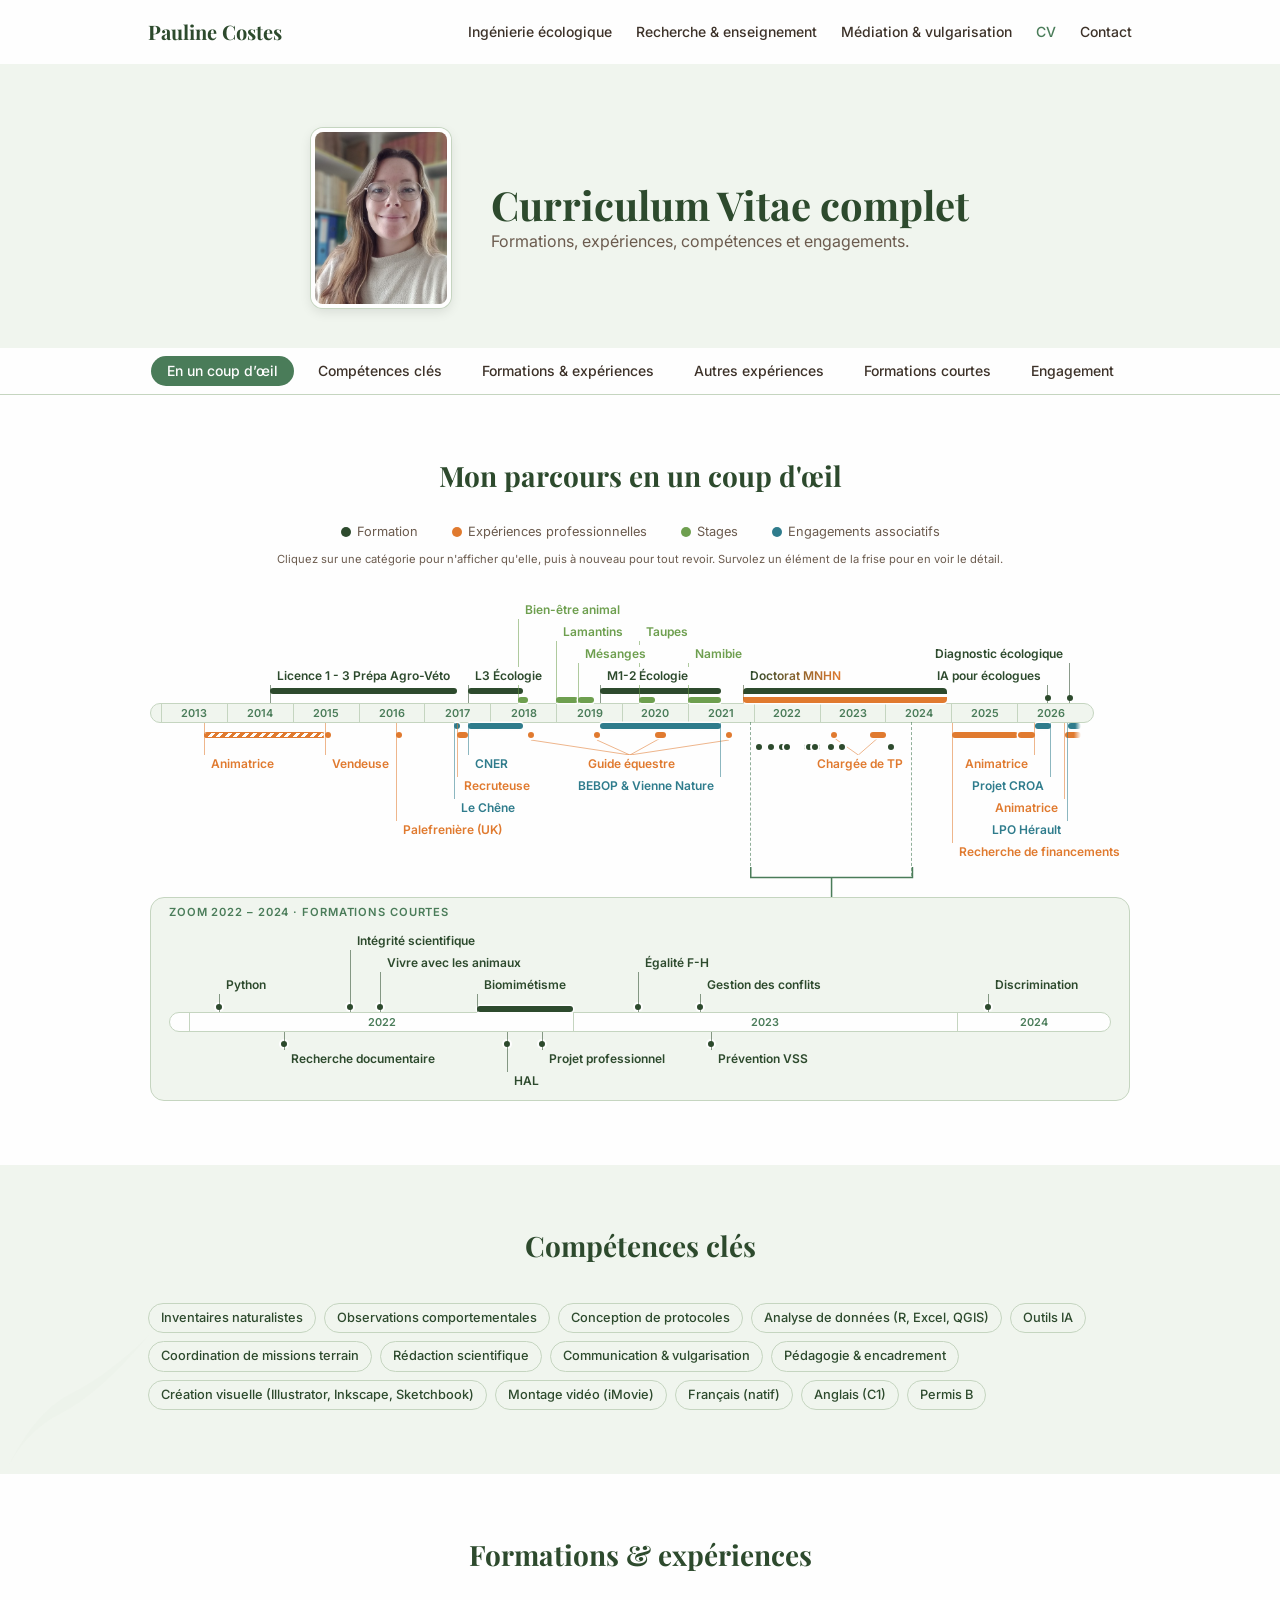
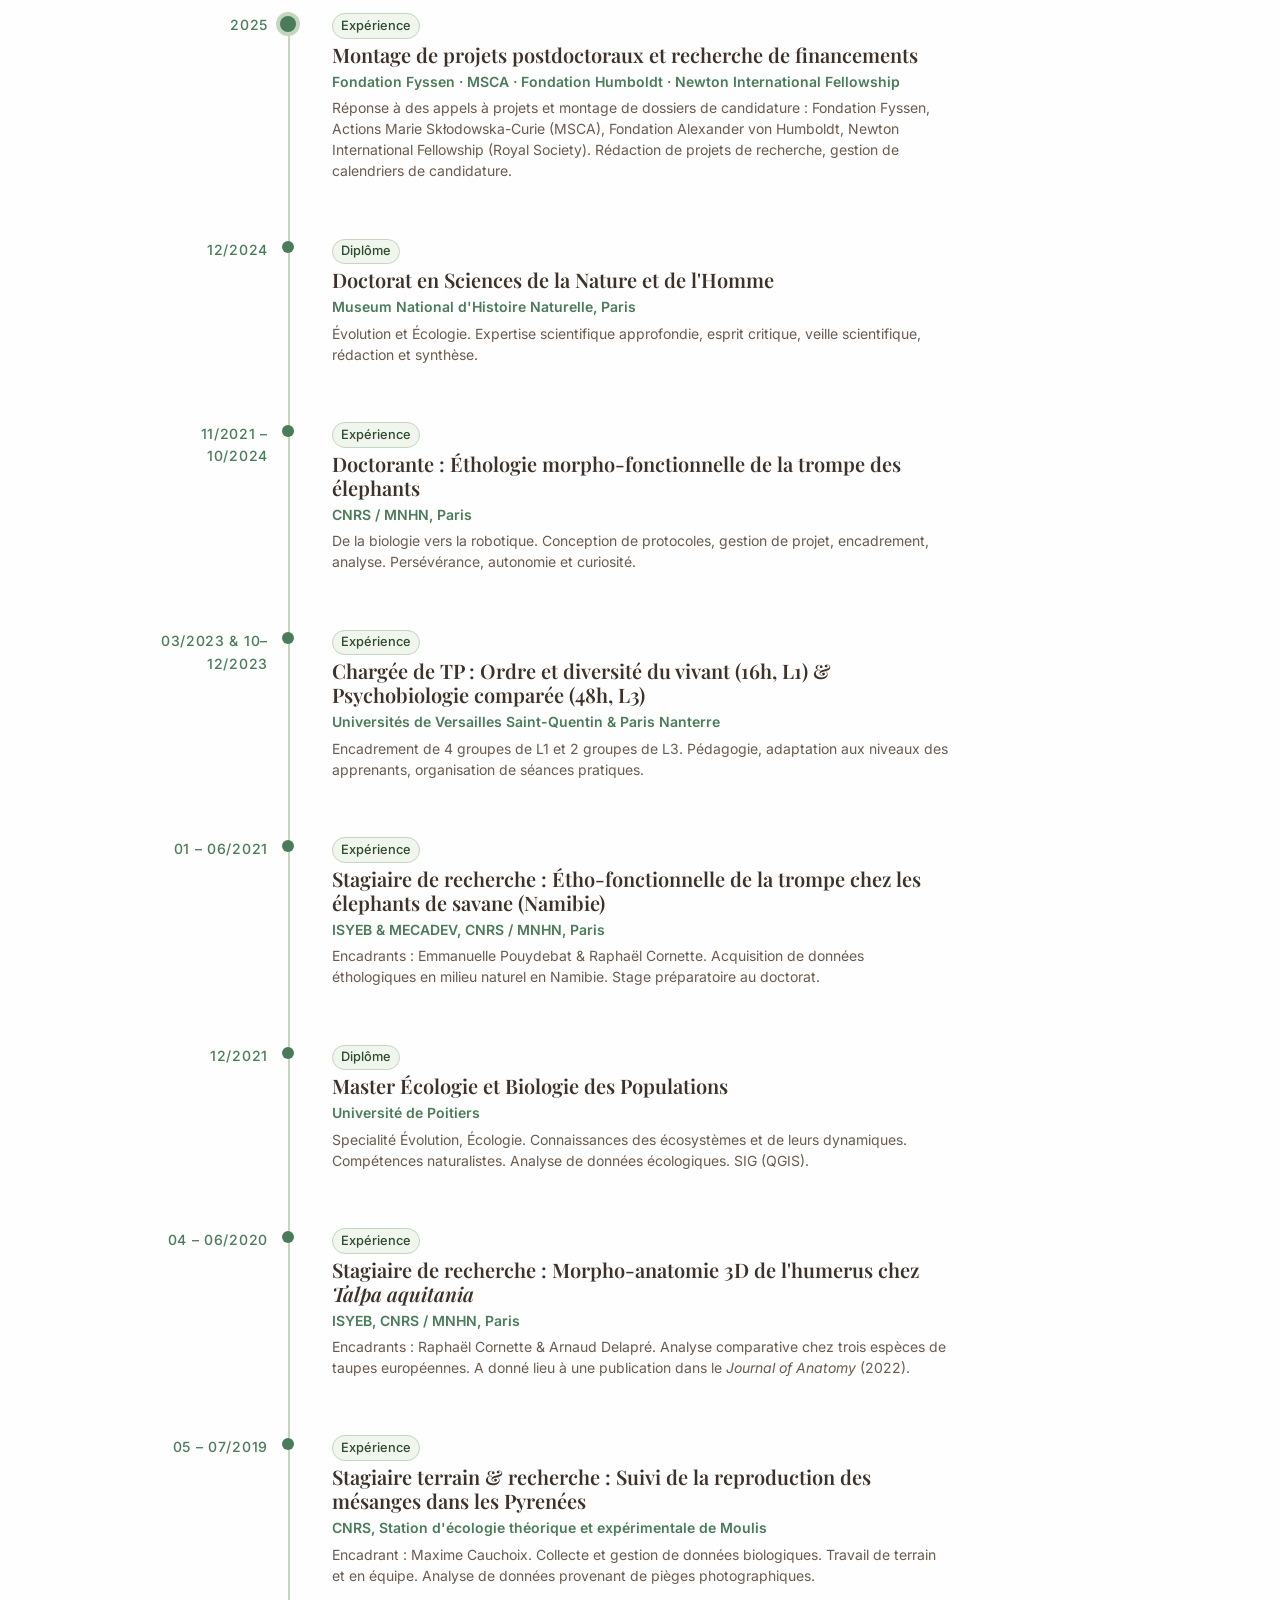
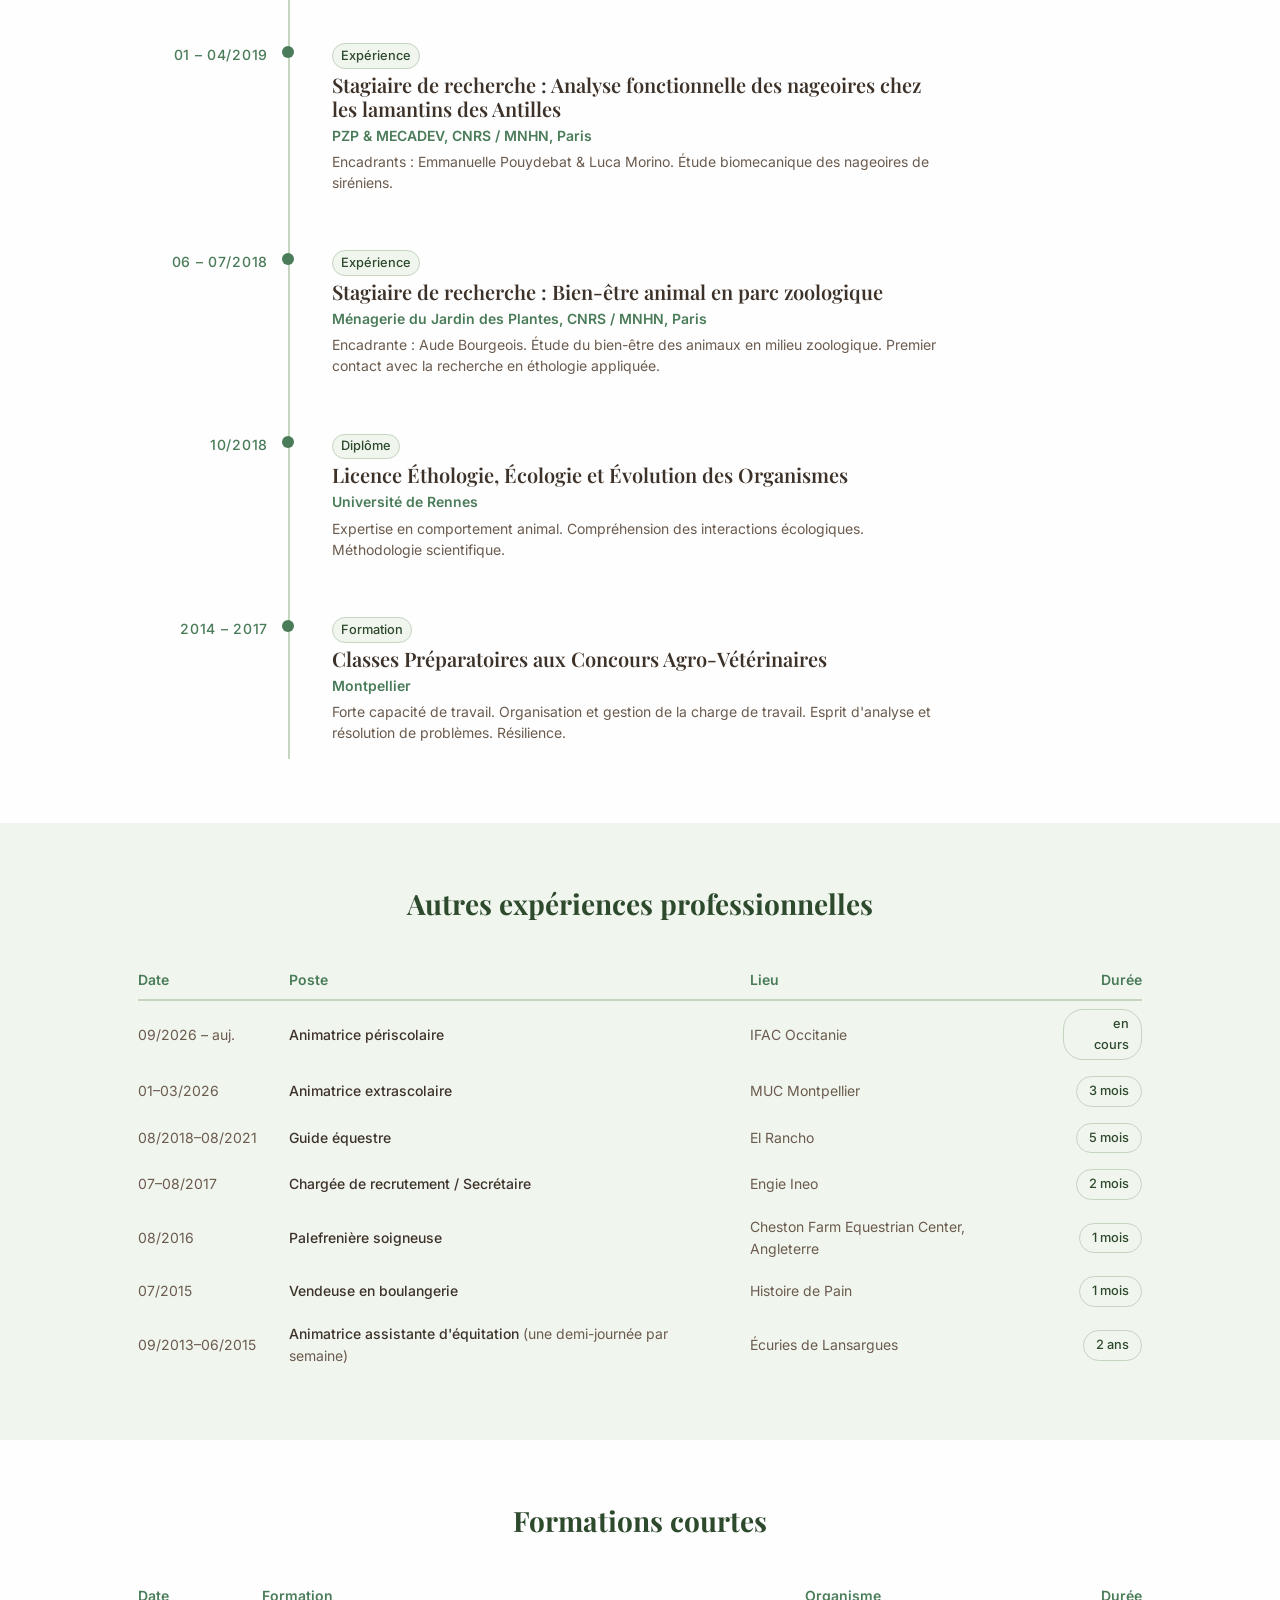
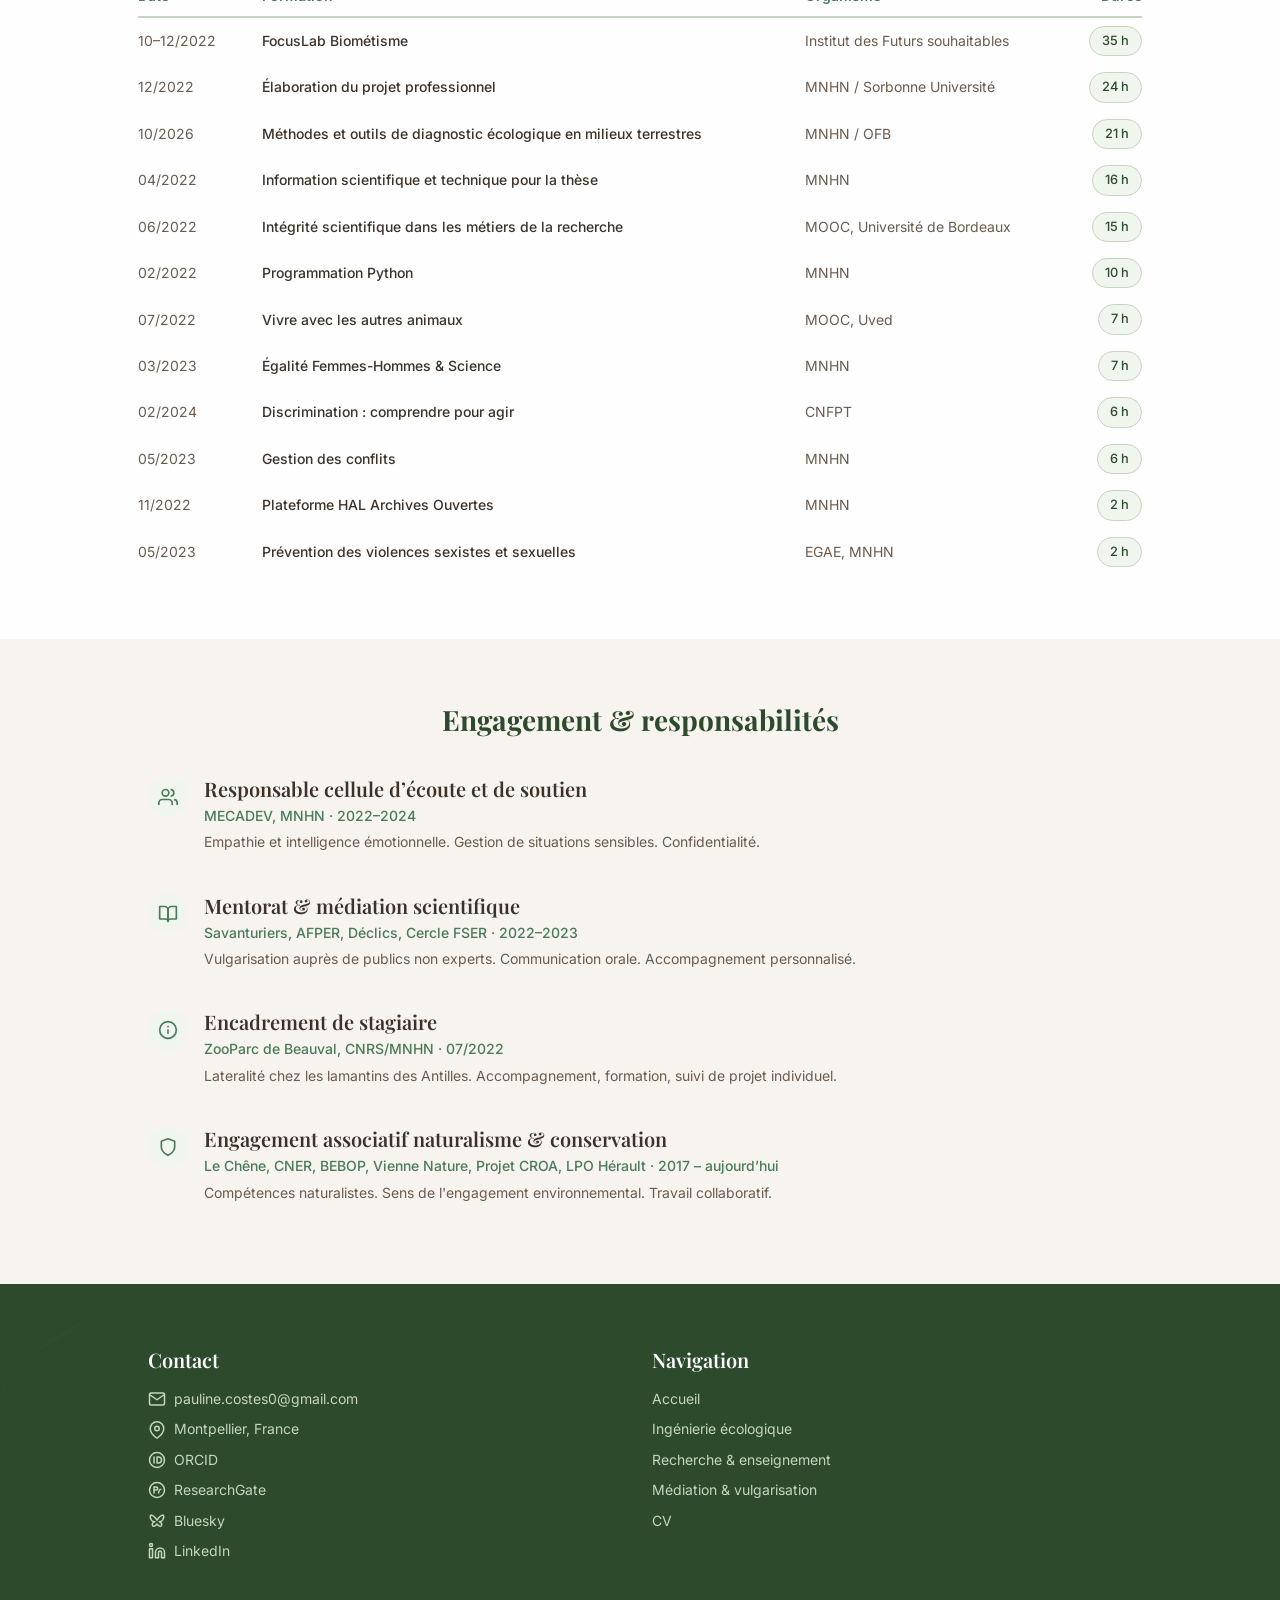
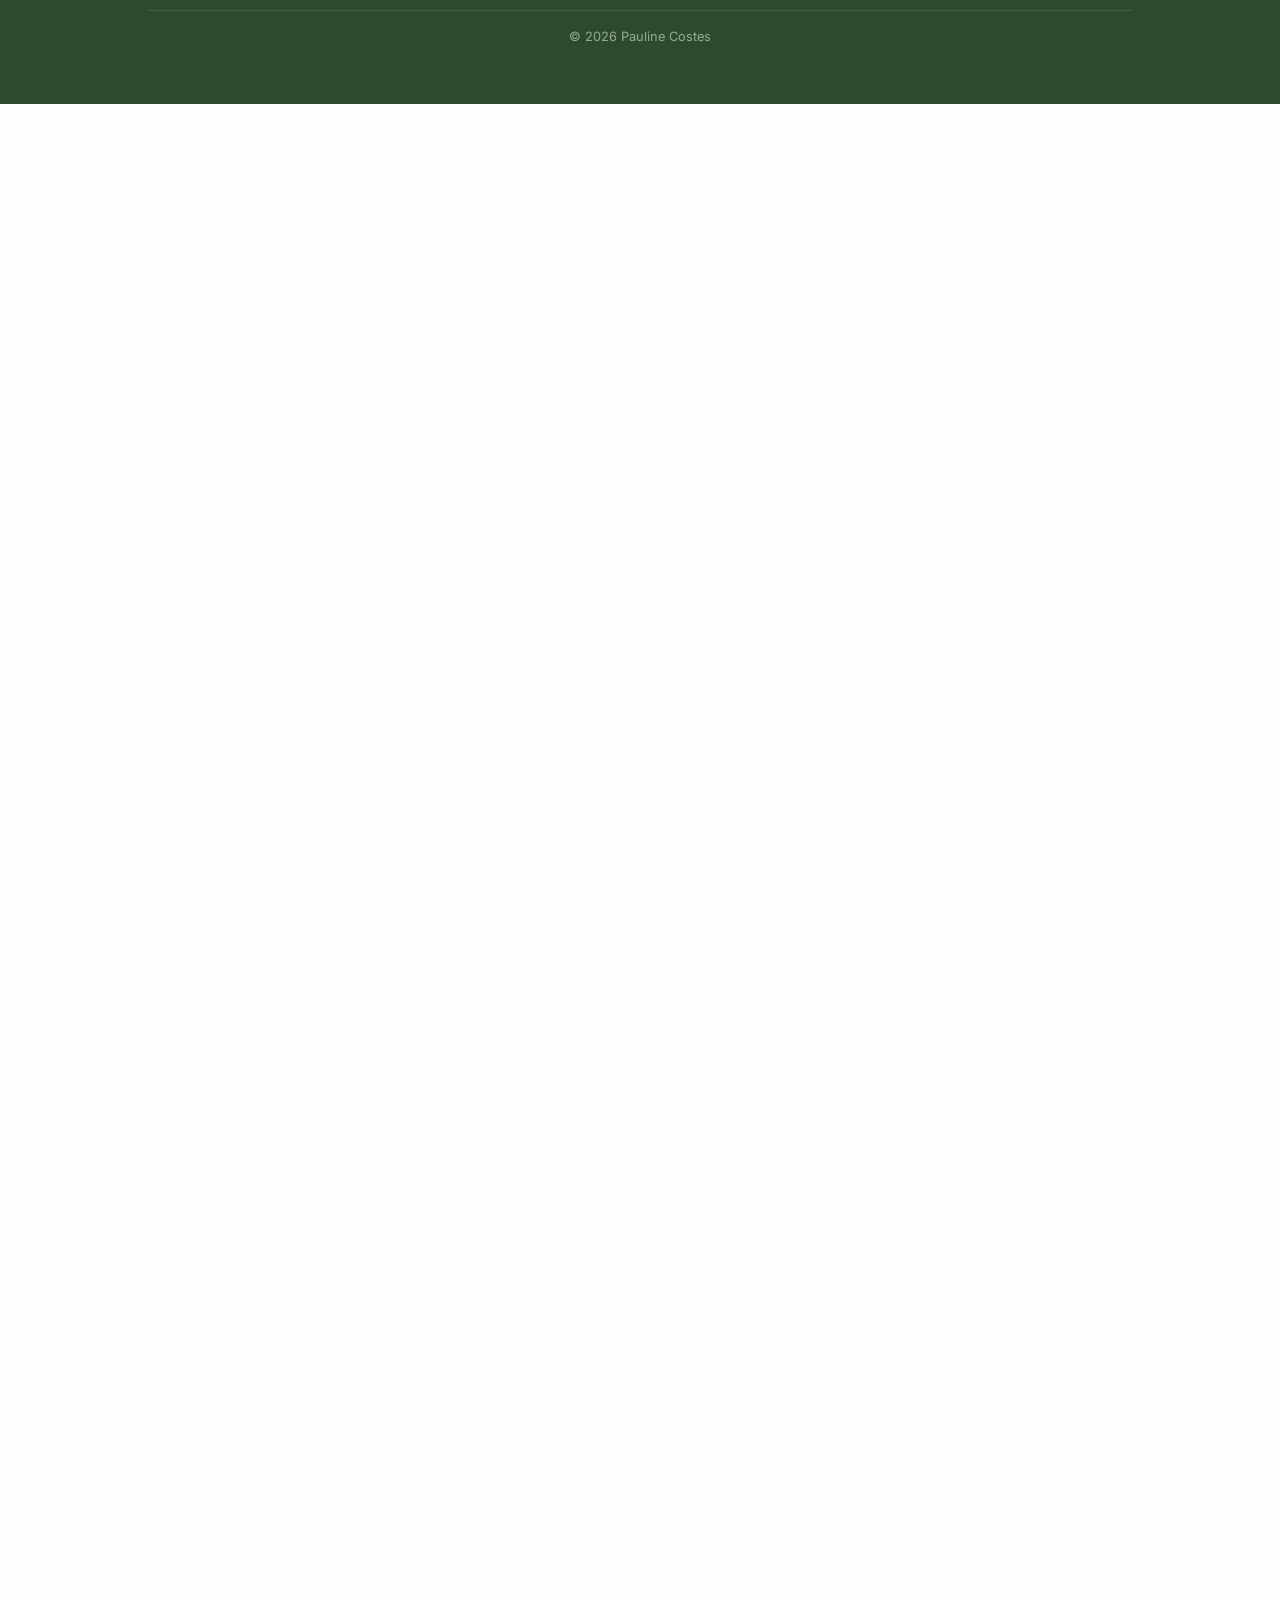
<file: parcours.html>
<!DOCTYPE html>
<html lang="fr">
<head>
  <meta charset="UTF-8">
  <meta http-equiv="refresh" content="0; url=cv.html">
  <link rel="canonical" href="cv.html">
  <title>CV - Pauline Costes</title>
</head>
<body>
  <p>Cette page a été déplacée : <a href="cv.html">CV</a>.</p>
</body>
</html>
</file>
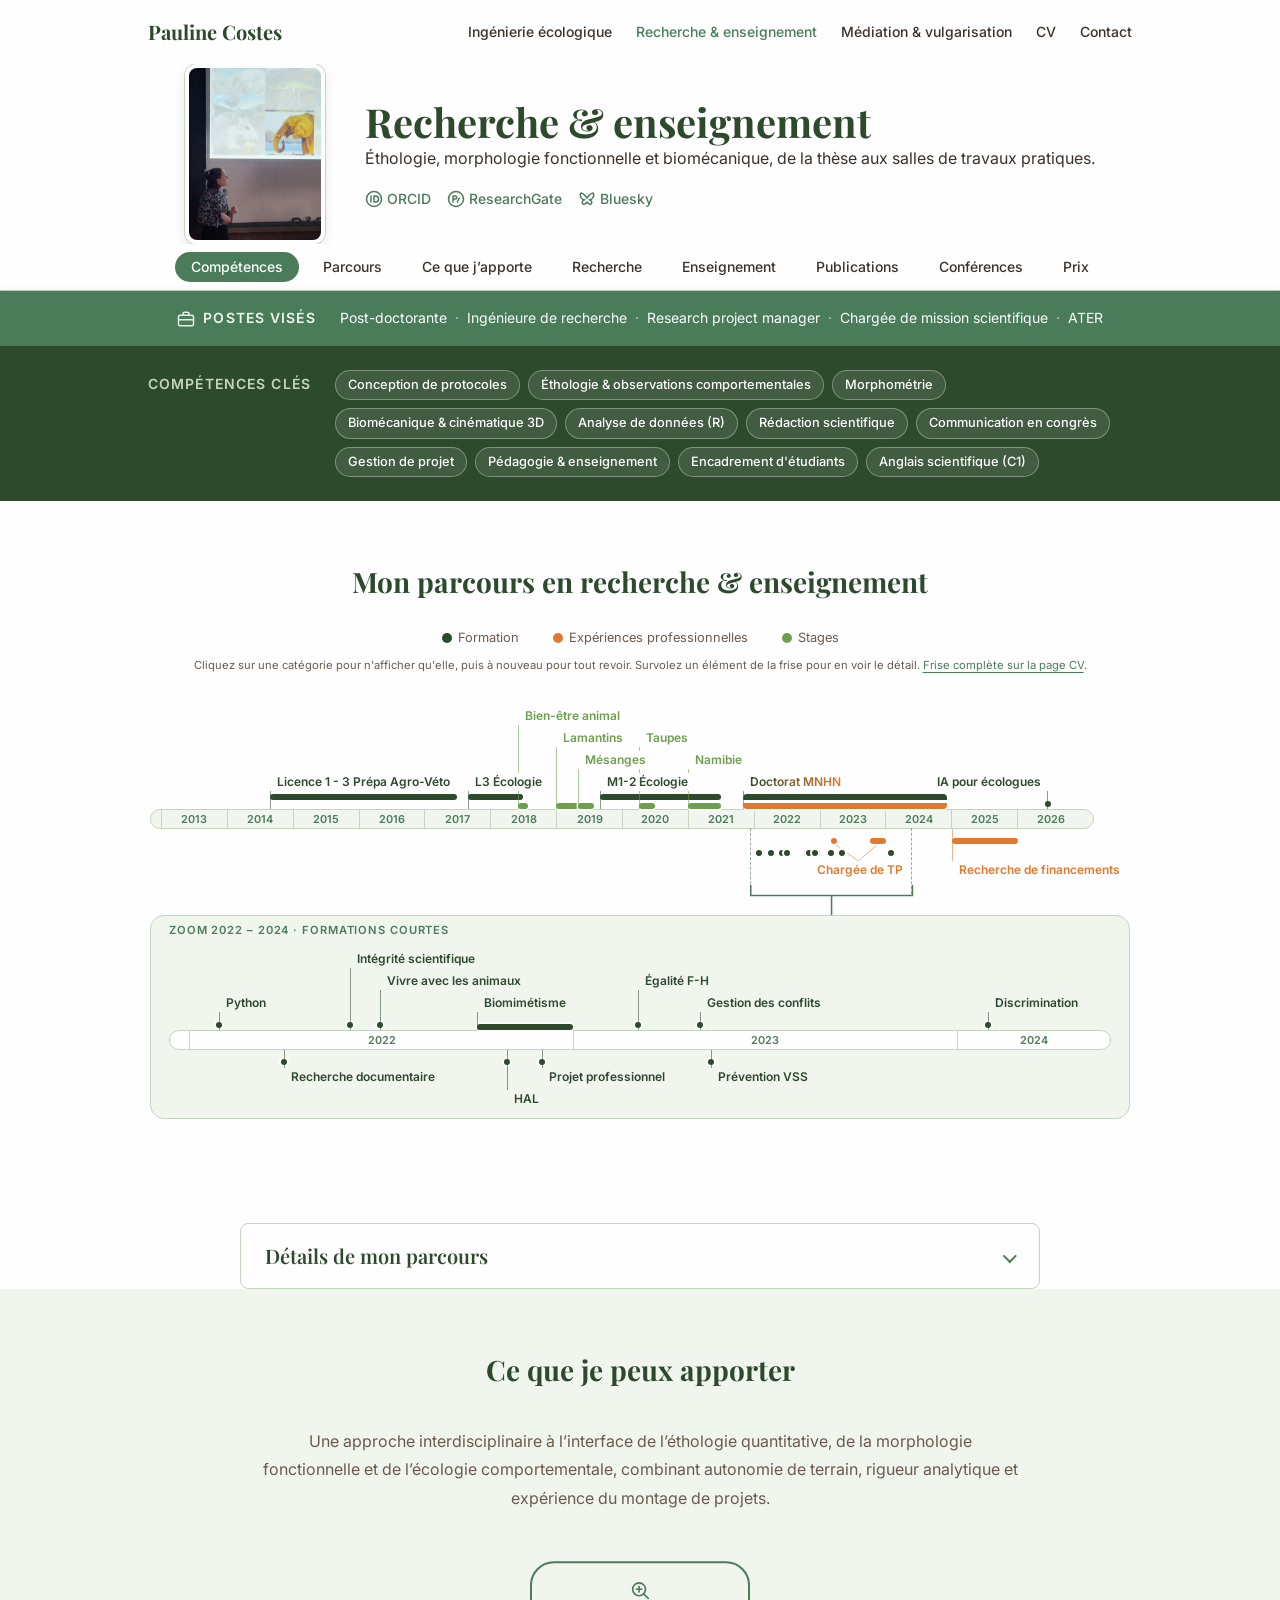
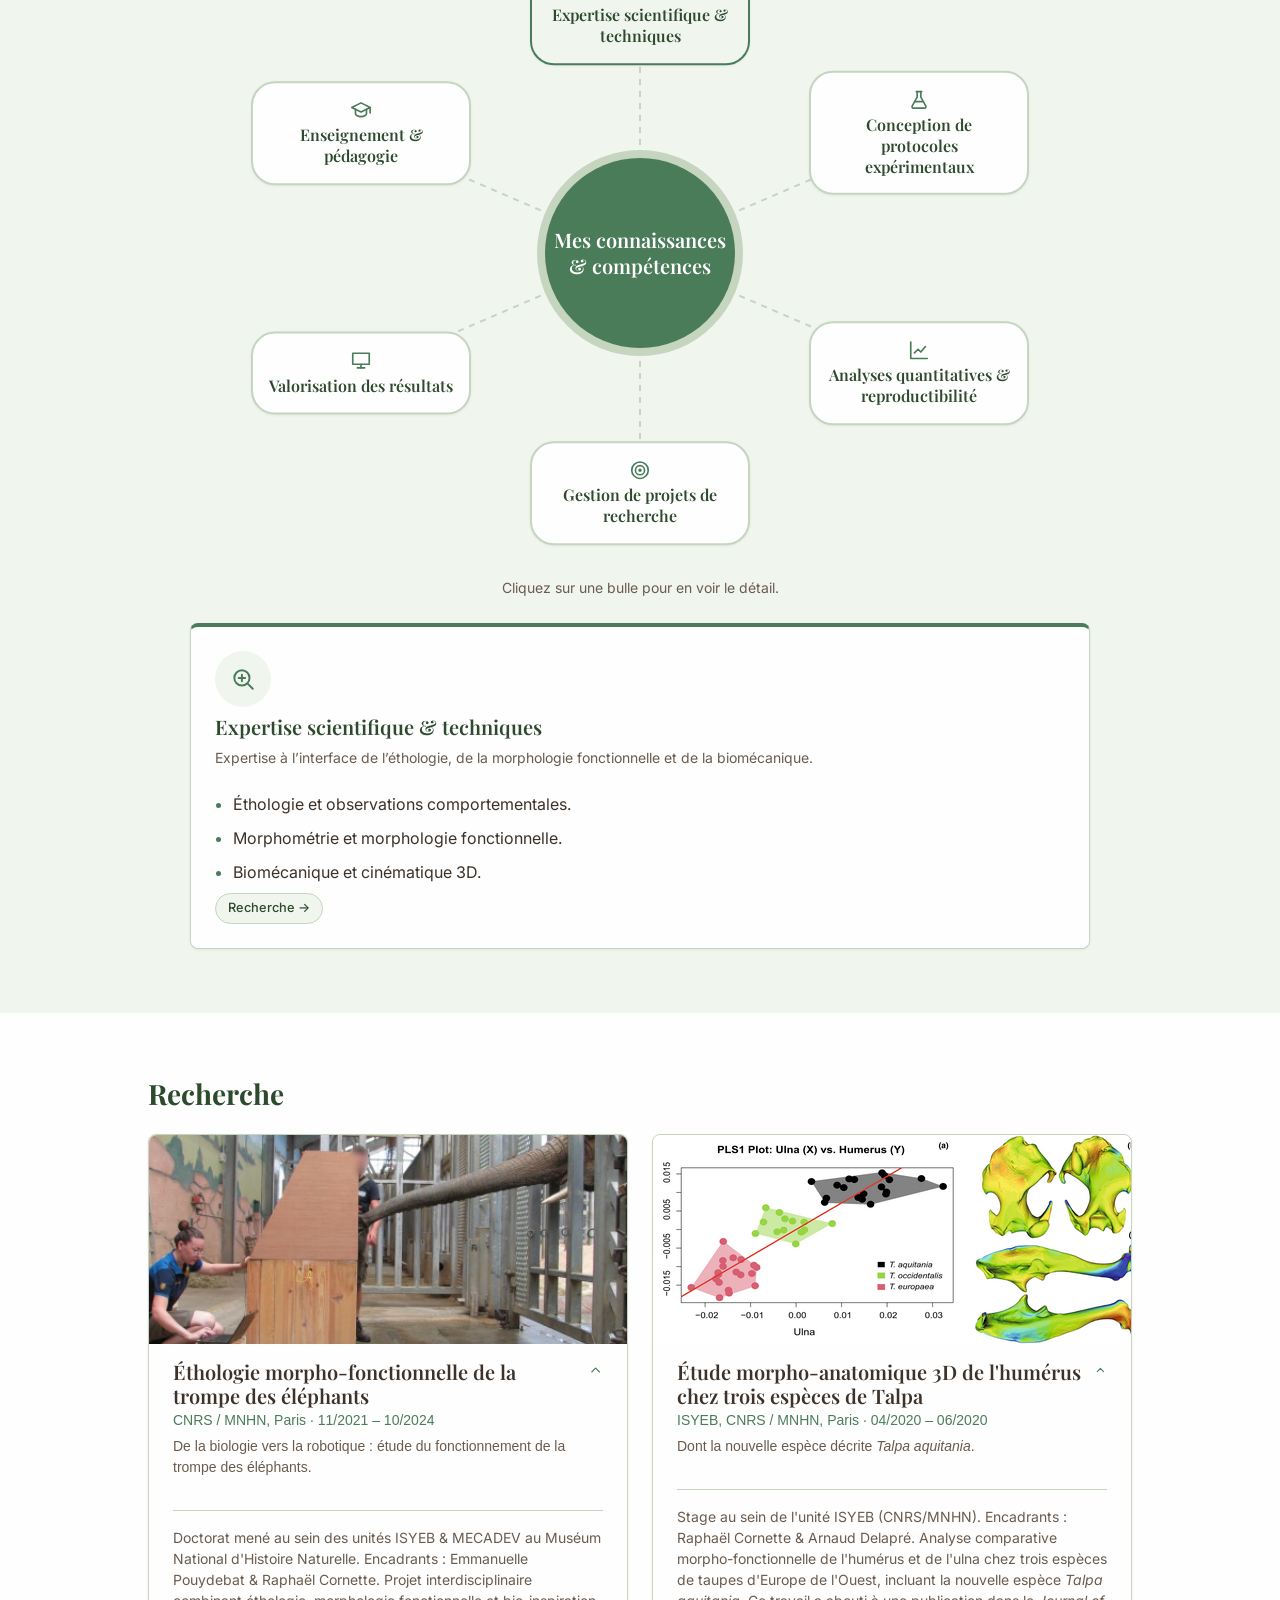
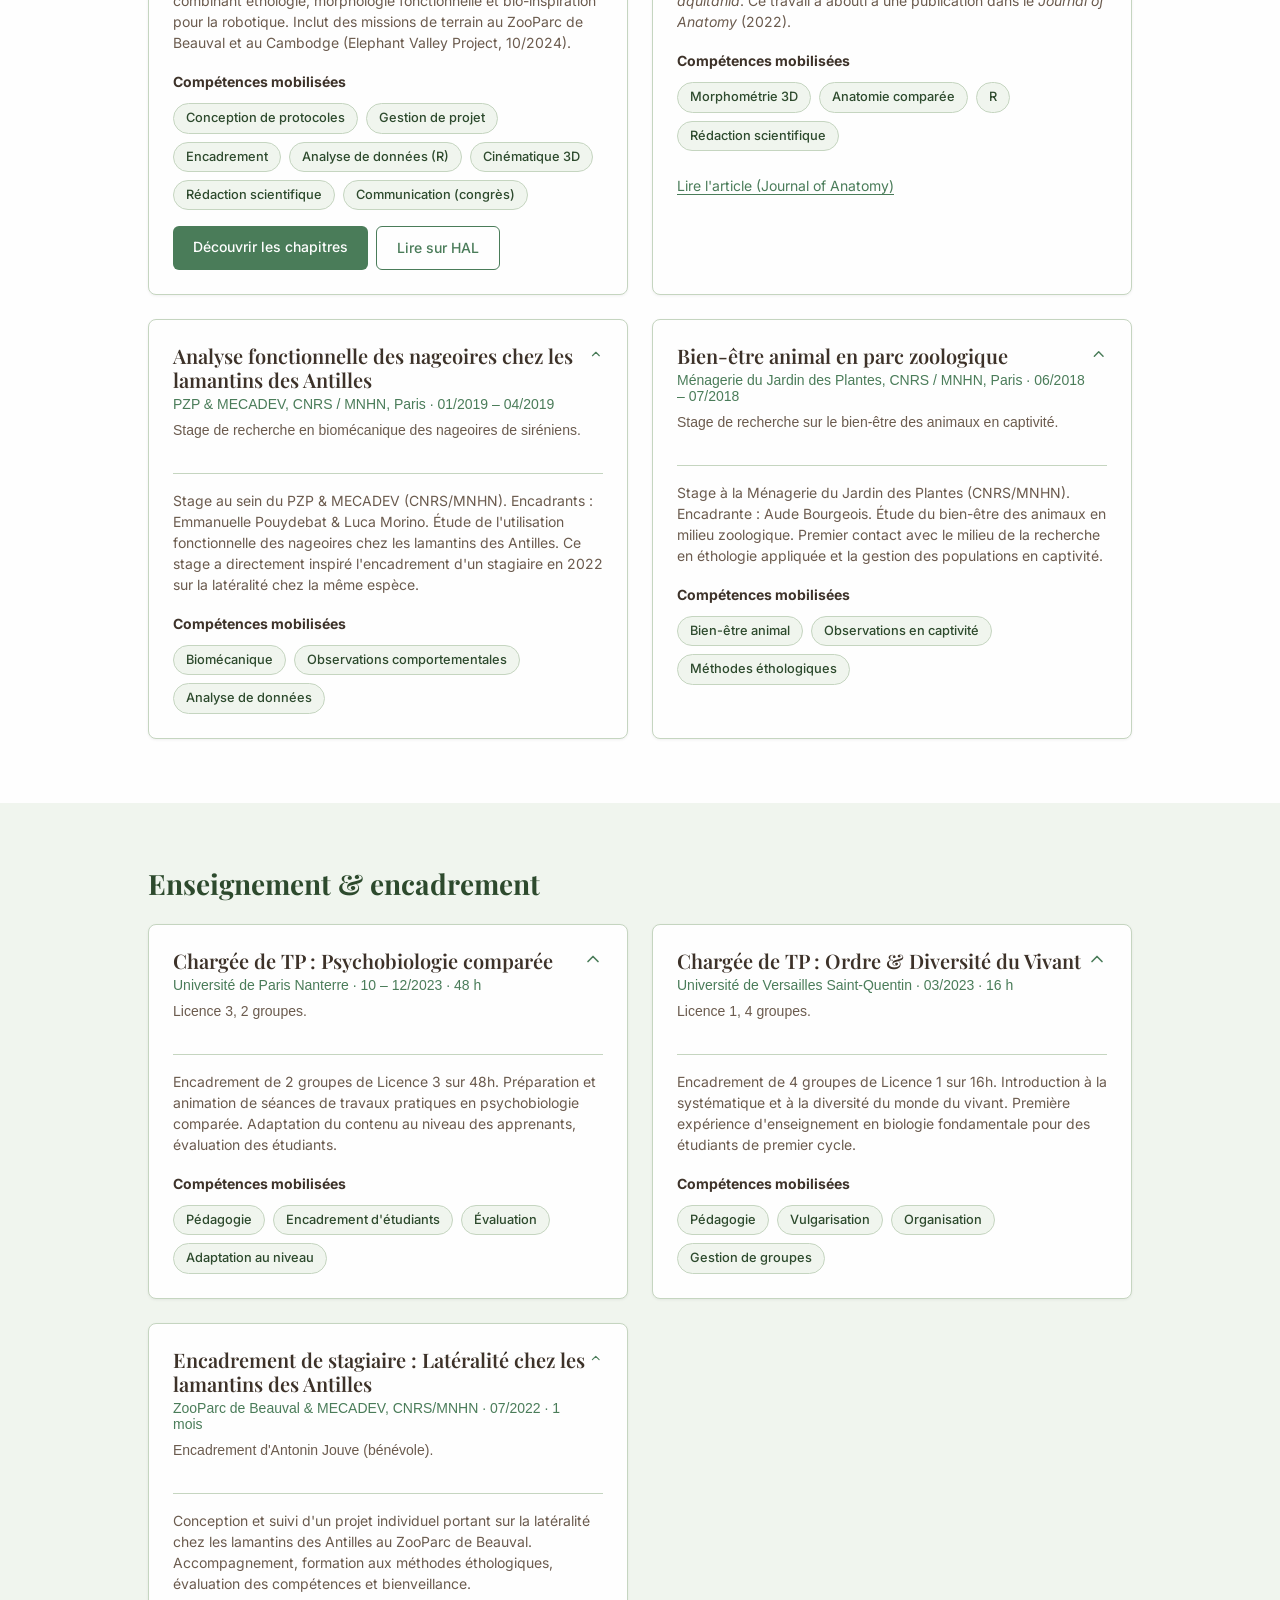
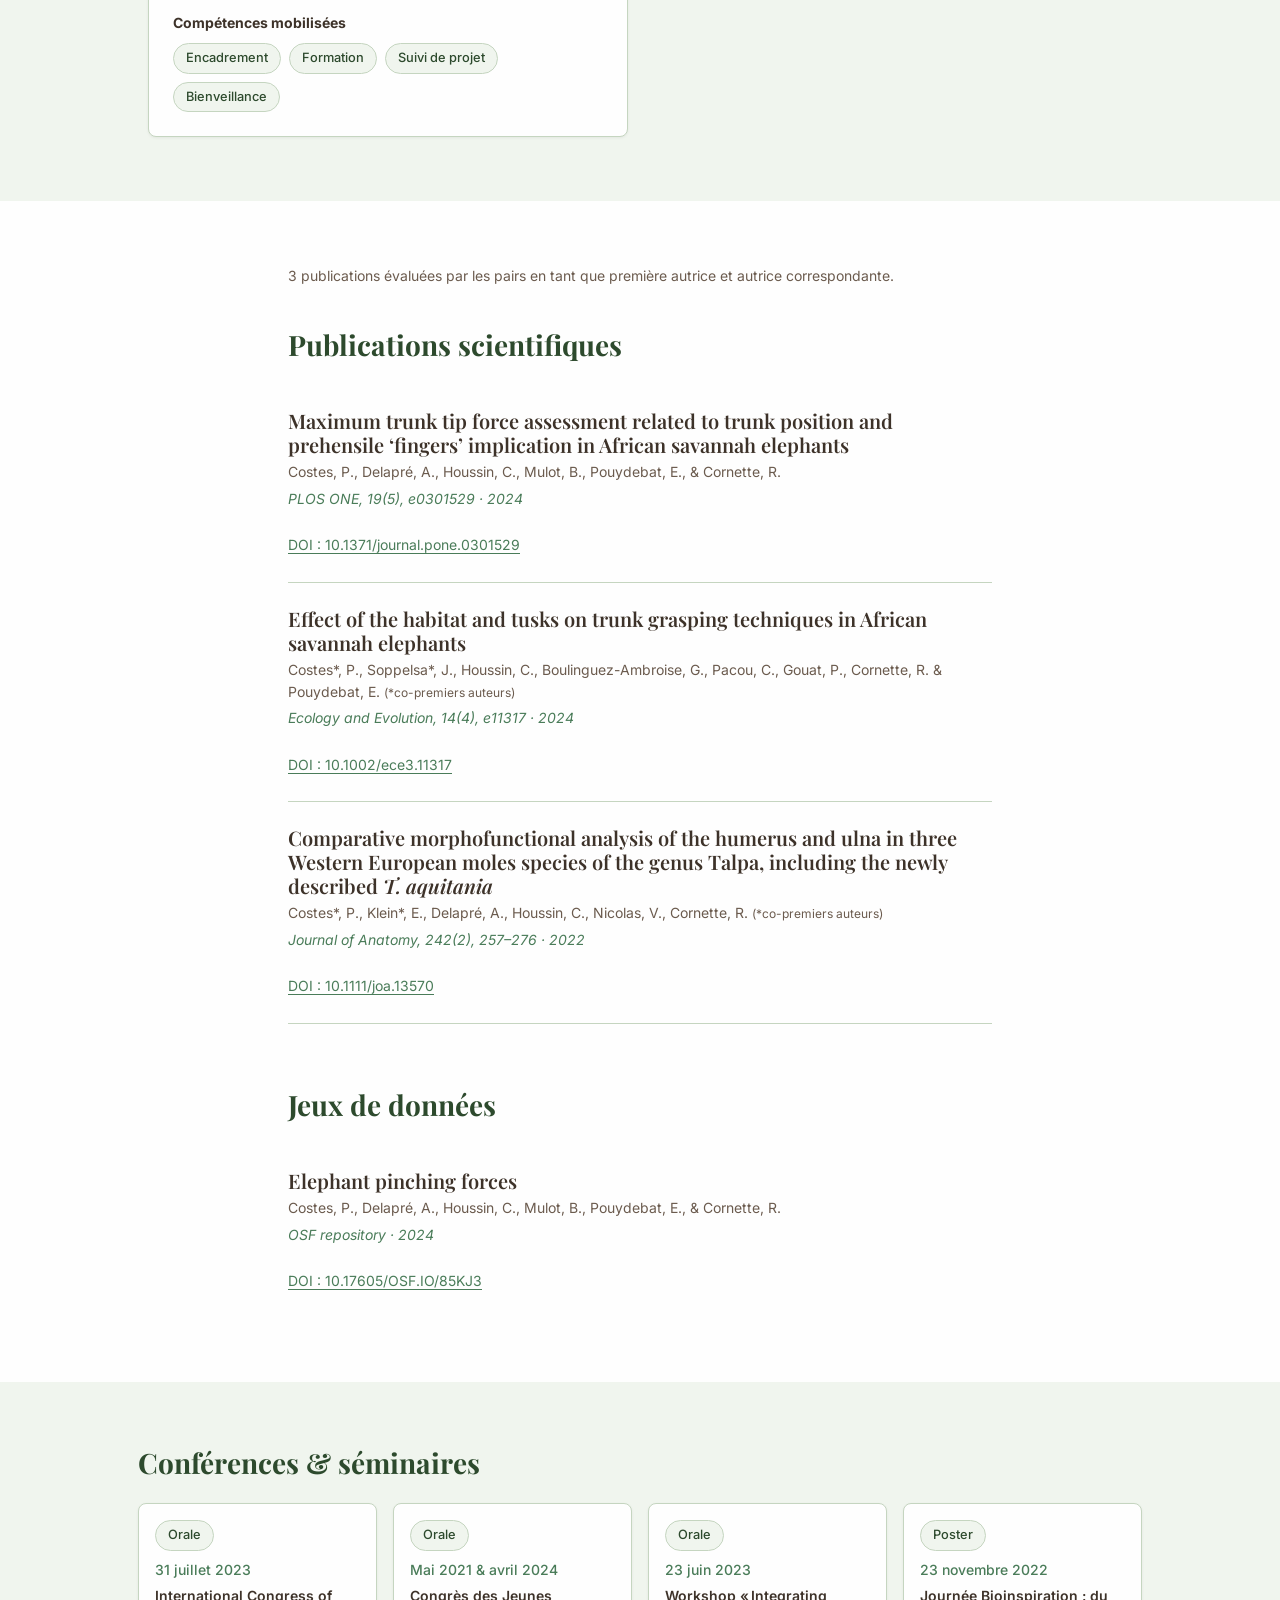
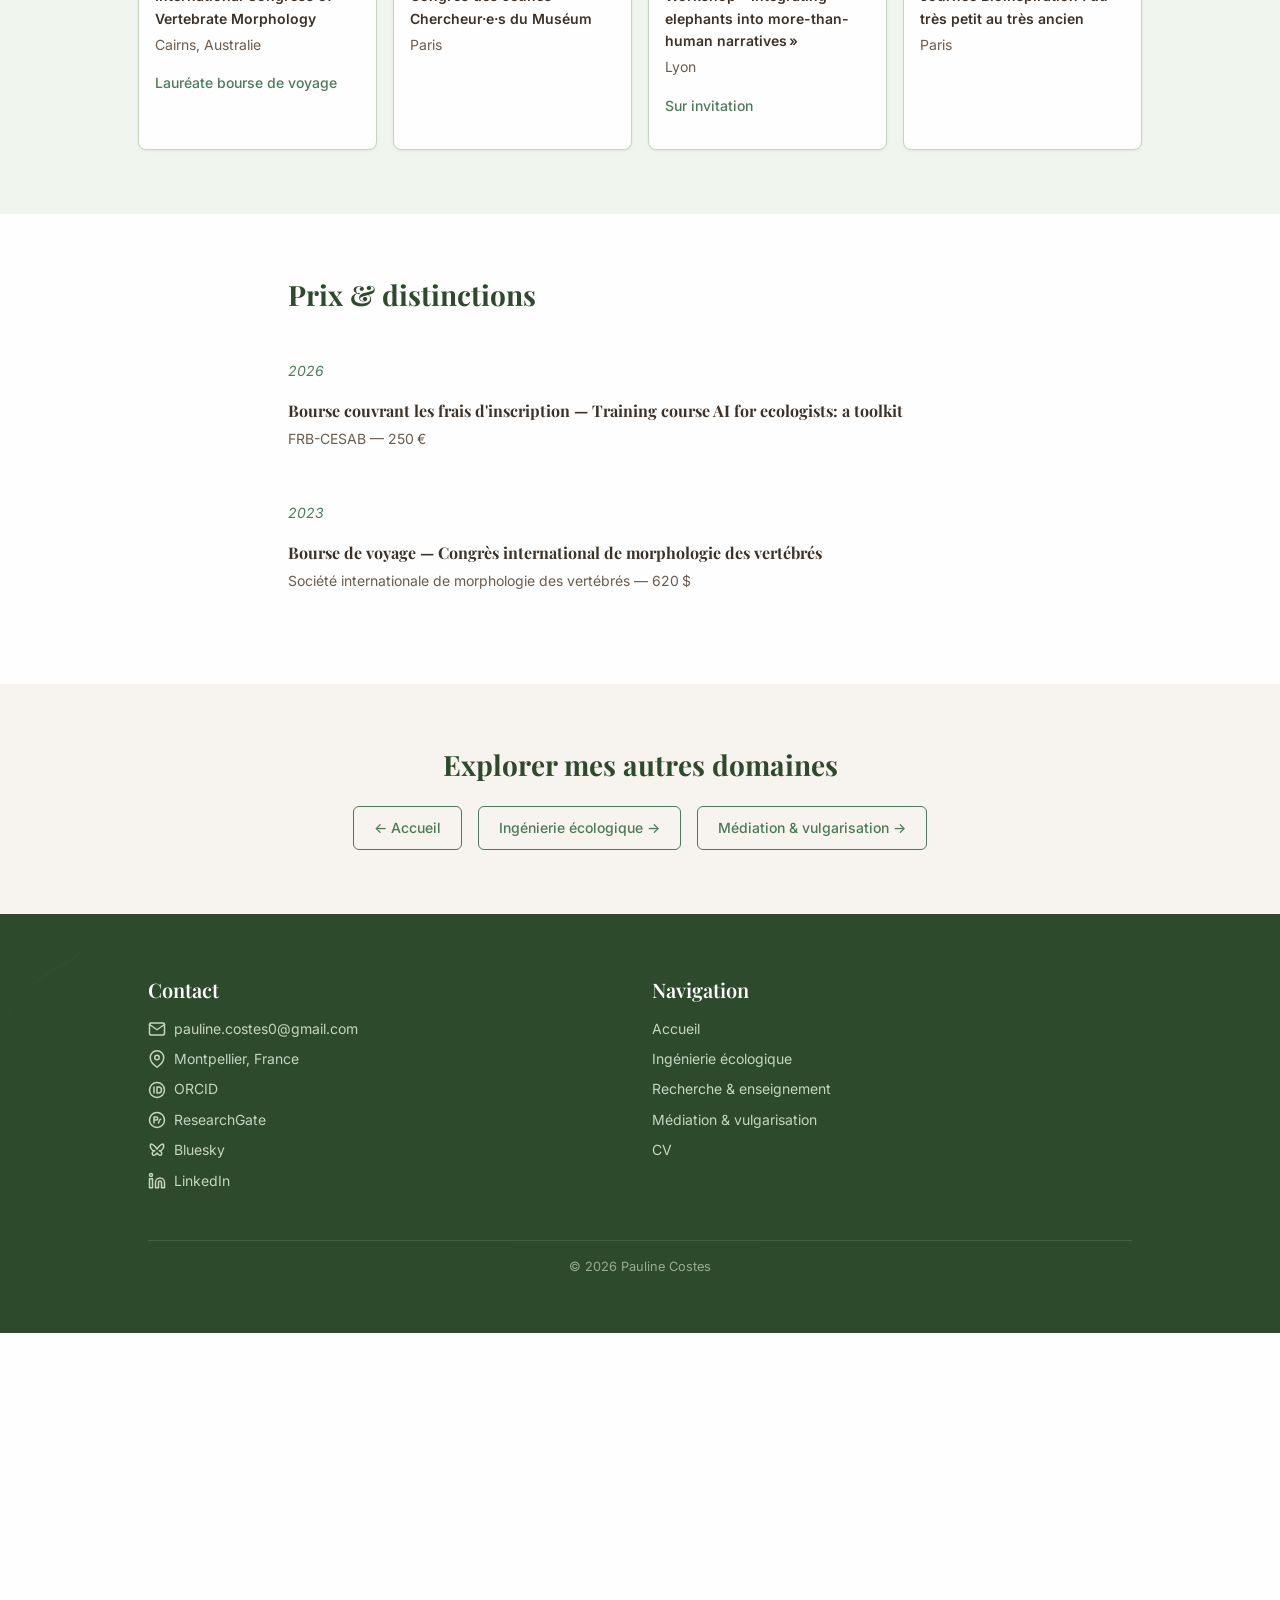
<file: projets.html>
<!DOCTYPE html>
<html lang="fr">
<head>
  <meta charset="UTF-8">
  <meta http-equiv="refresh" content="0; url=recherche-enseignement.html">
  <link rel="canonical" href="recherche-enseignement.html">
  <title>Recherche &amp; enseignement - Pauline Costes</title>
</head>
<body>
  <p>Cette page a été déplacée : <a href="recherche-enseignement.html">Recherche &amp; enseignement</a>.</p>
</body>
</html>
</file>
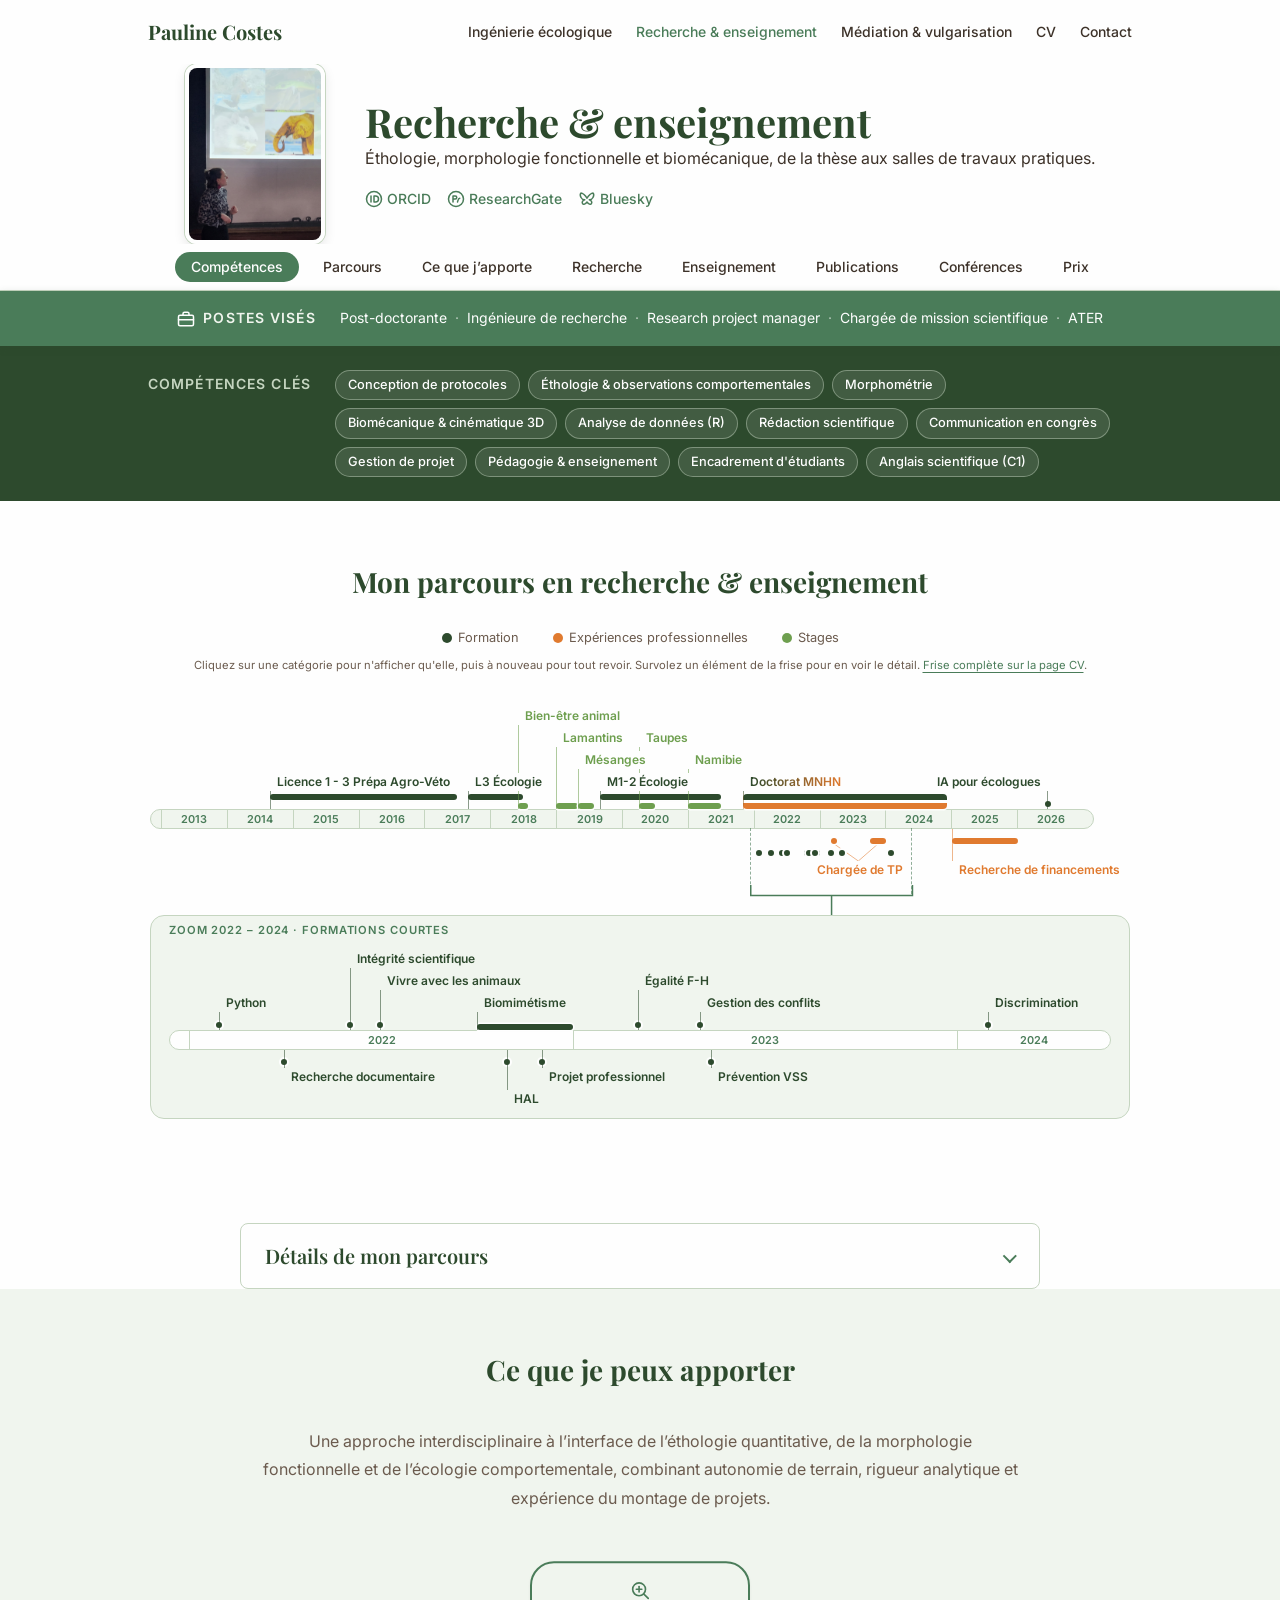
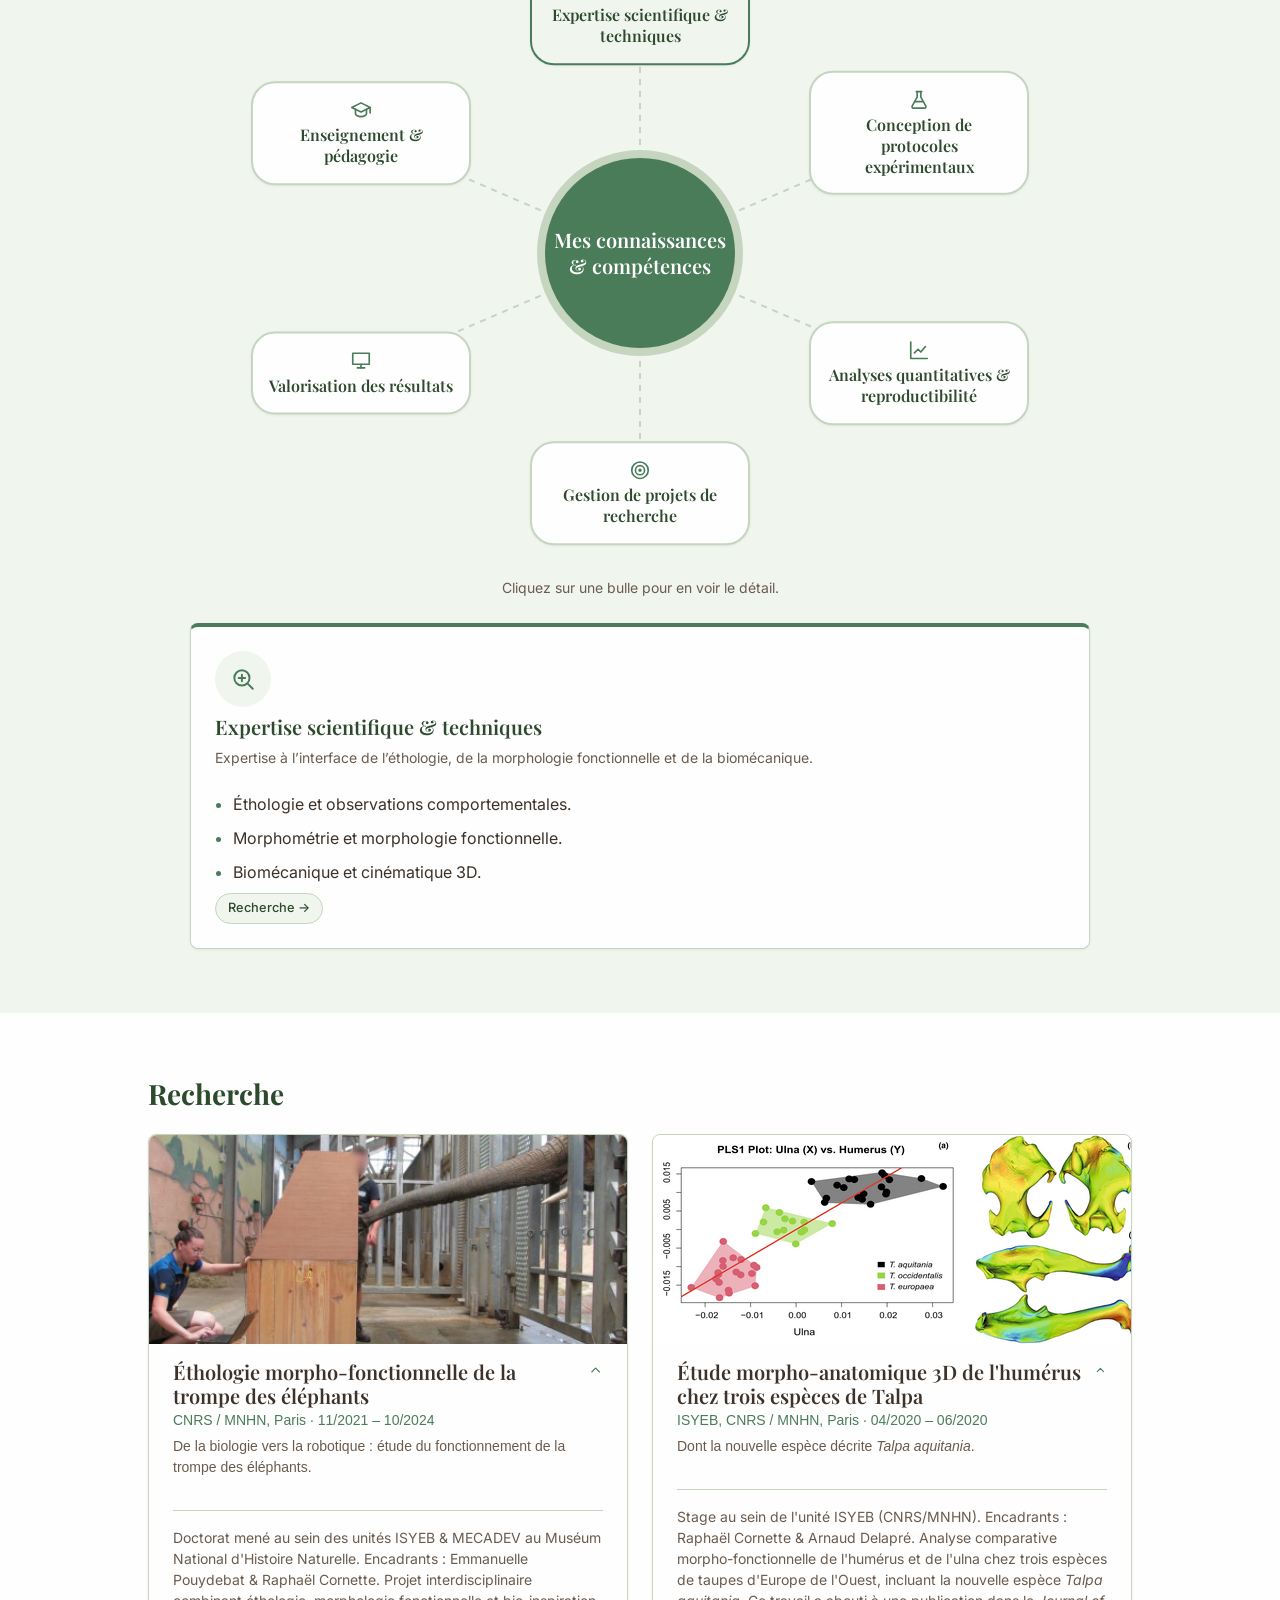
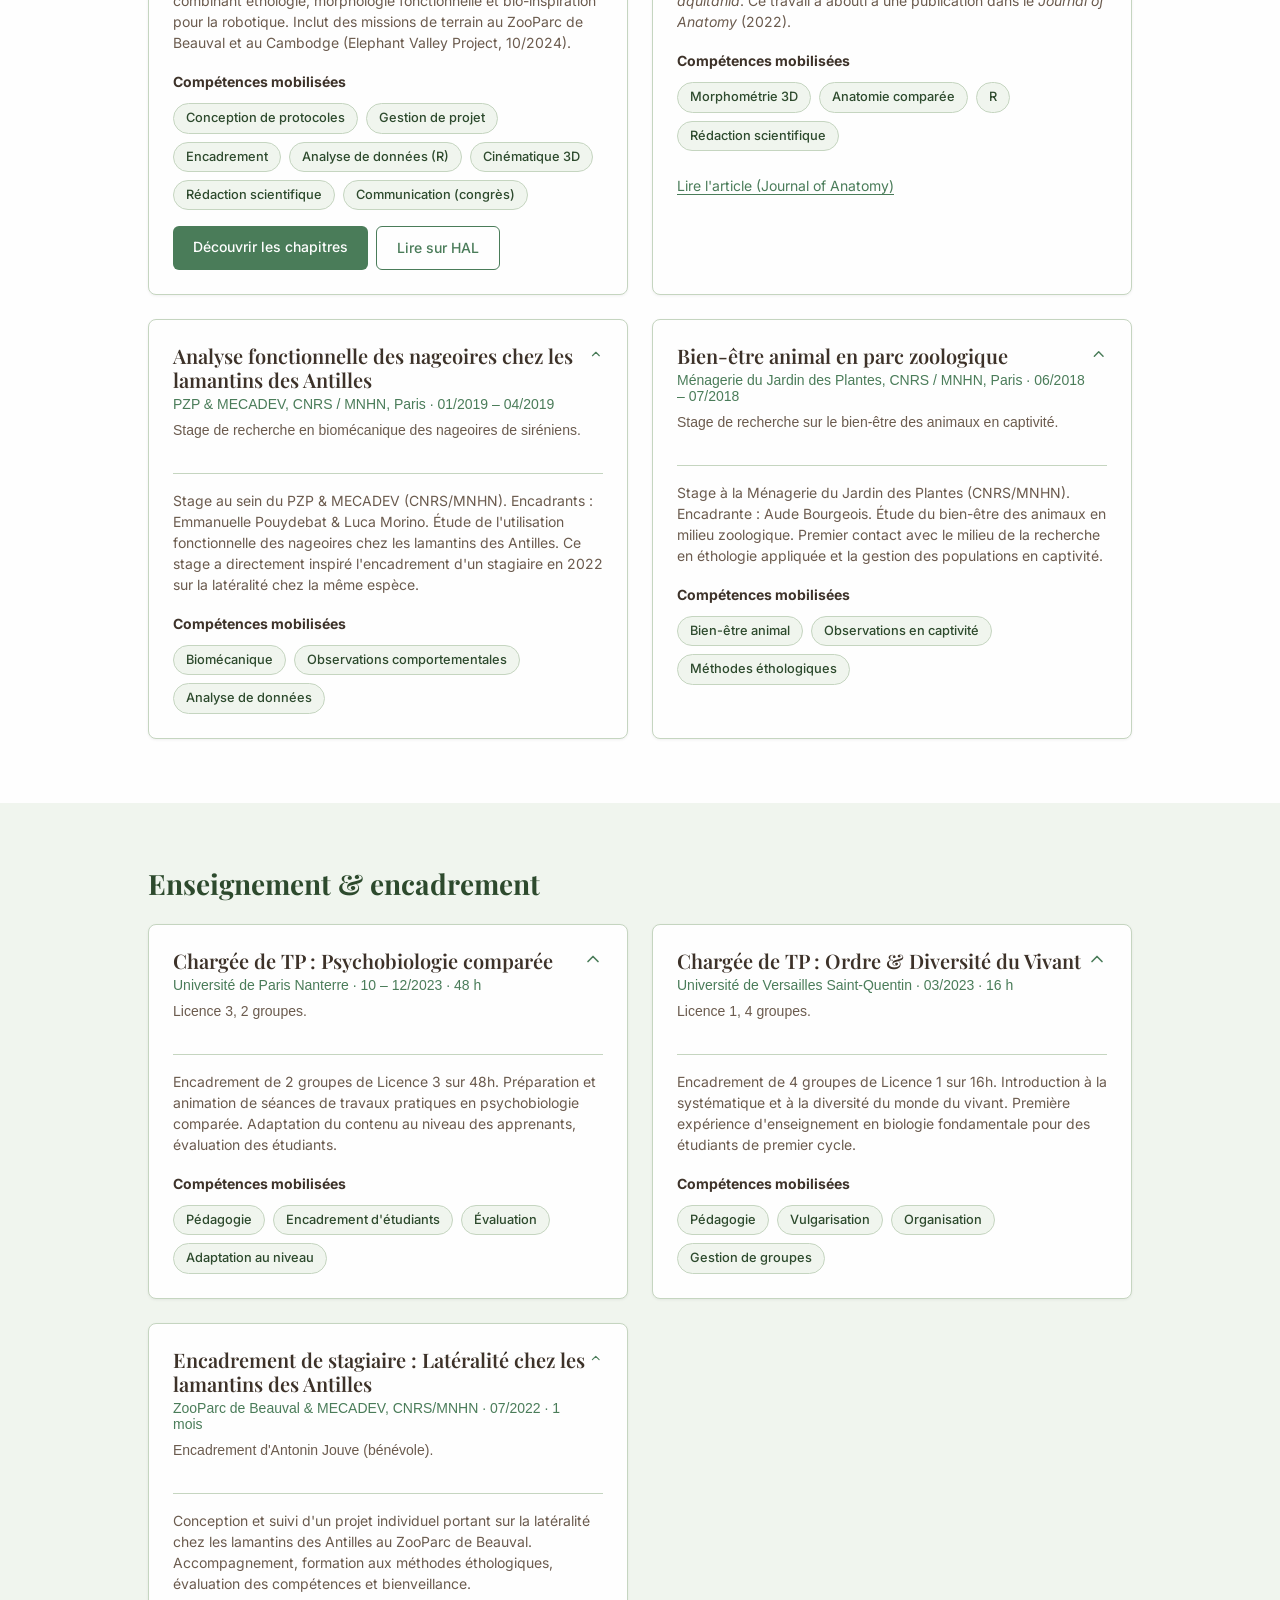
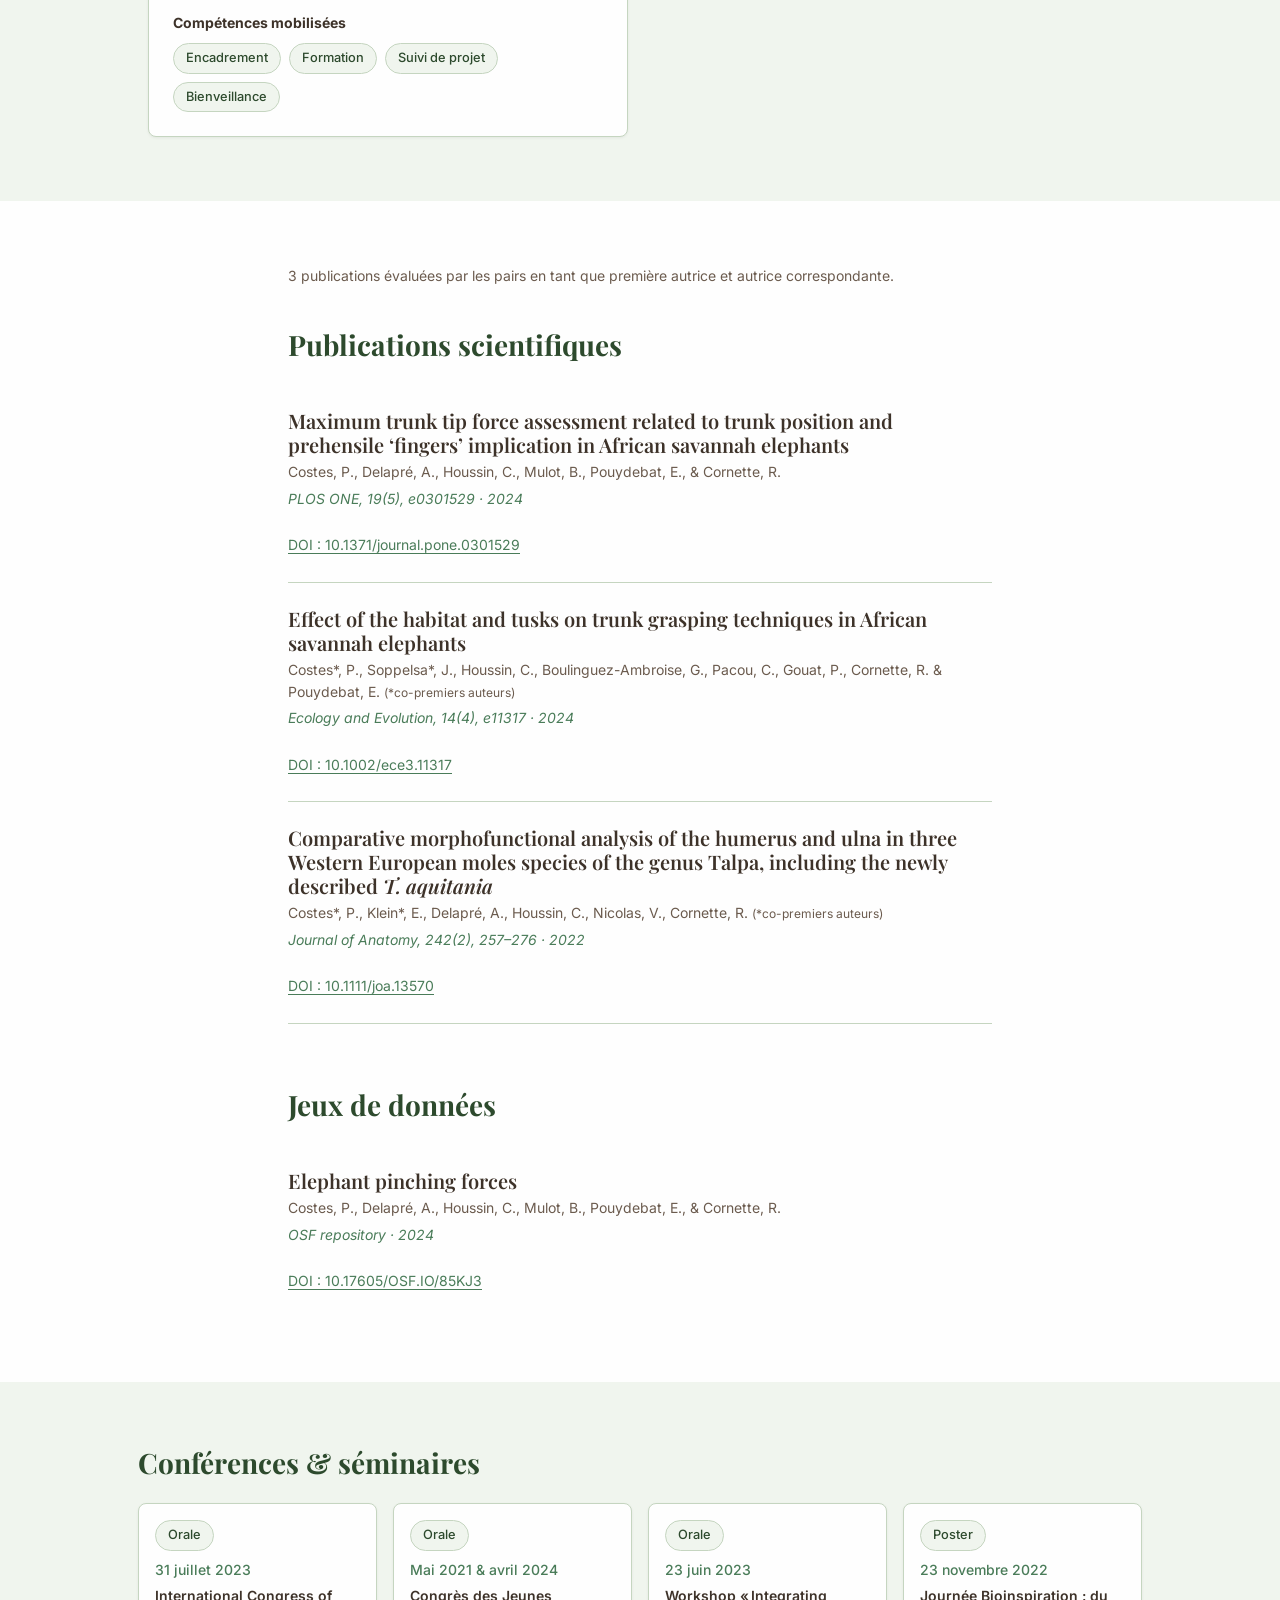
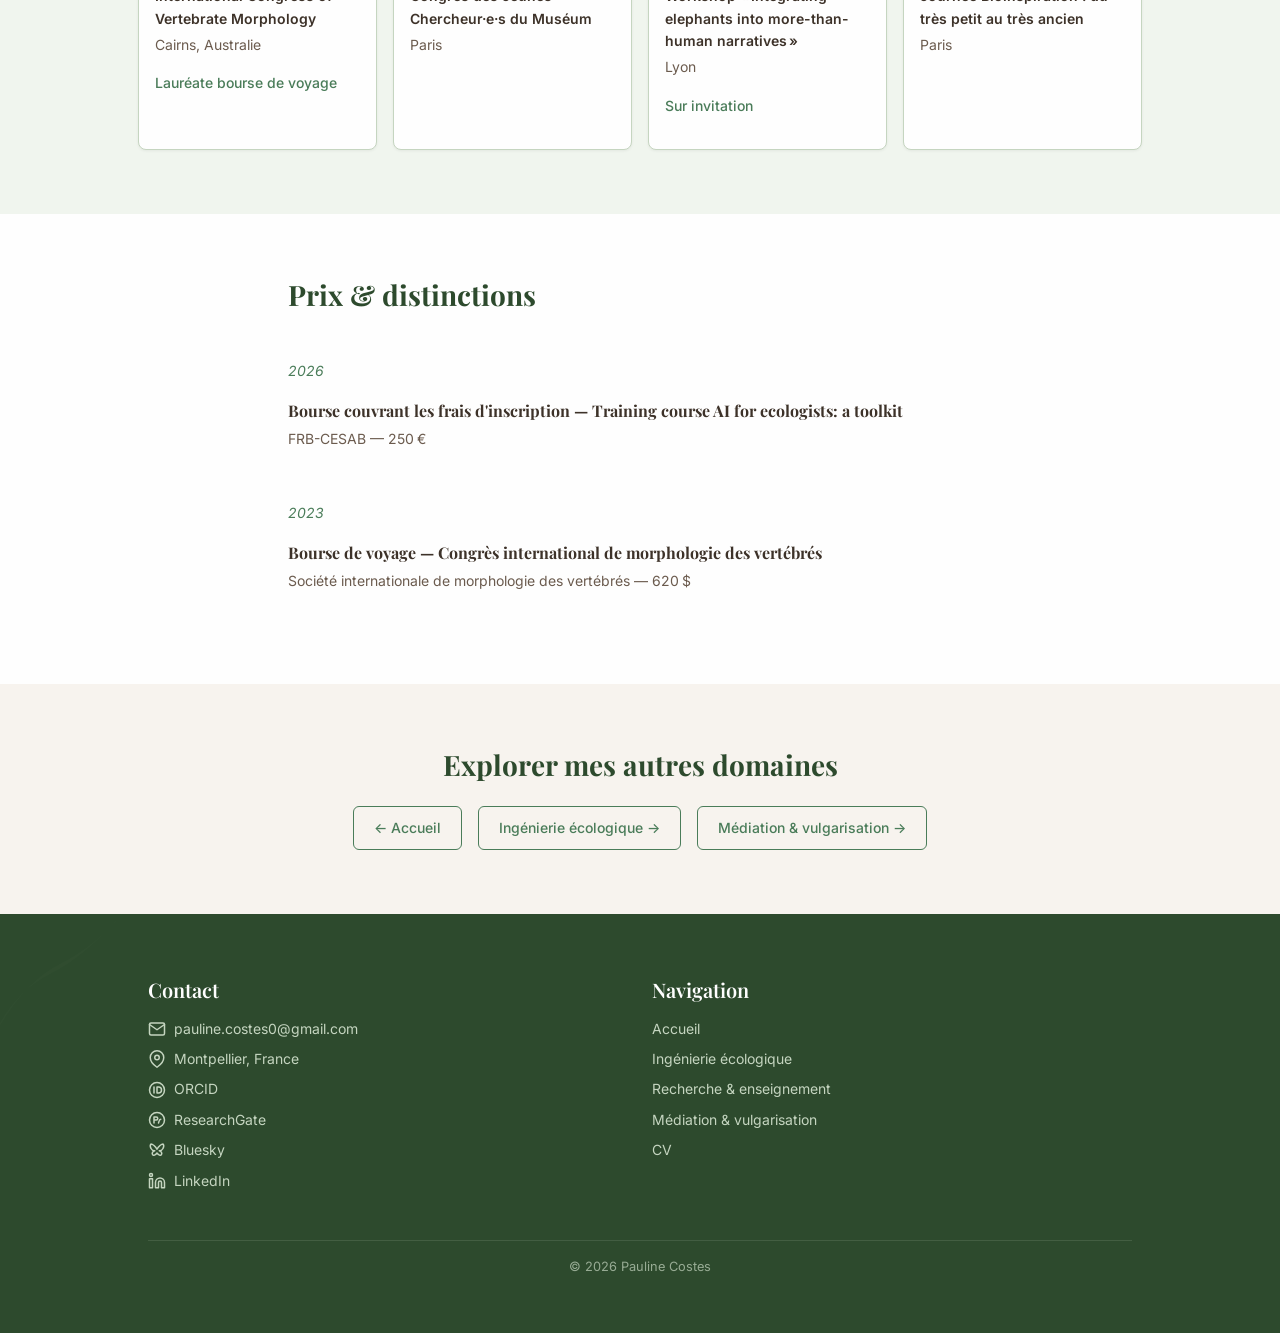
<file: recherche-enseignement.html>
<!DOCTYPE html>
<html lang="fr">
<head>
  <meta charset="UTF-8">
  <meta name="viewport" content="width=device-width, initial-scale=1.0">
  <meta name="description" content="Recherche et enseignement : thèse au MNHN sur la trompe des éléphants, publications scientifiques, conférences et enseignement universitaire.">
  <meta property="og:title" content="Recherche &amp; enseignement - Pauline Costes">
  <meta property="og:description" content="Recherche et enseignement : thèse au MNHN sur la trompe des éléphants, publications scientifiques, conférences et enseignement universitaire.">
  <meta property="og:image" content="Photo1.jpg">
  <meta property="og:type" content="website">
  <meta name="twitter:card" content="summary_large_image">
  <link rel="icon" href="data:image/svg+xml,<svg xmlns='http://www.w3.org/2000/svg' viewBox='0 0 100 100'><text y='.9em' font-size='90'>🐘</text></svg>">
  <title>Recherche & enseignement - Pauline Costes</title>
  <link rel="preconnect" href="https://fonts.googleapis.com">
  <link rel="preconnect" href="https://fonts.gstatic.com" crossorigin>
  <link href="https://fonts.googleapis.com/css2?family=Inter:wght@400;500;600&family=Playfair+Display:wght@600;700&display=swap" rel="stylesheet">
  <link rel="stylesheet" href="css/variables.css?v=78">
  <link rel="stylesheet" href="css/base.css?v=78">
  <link rel="stylesheet" href="css/components.css?v=78">
  <link rel="stylesheet" href="css/layout.css?v=78">
</head>
<body>

  <!-- Header -->
  <header class="site-header">
    <nav class="nav container">
      <a href="index.html" class="nav__logo">Pauline Costes</a>
      <button class="burger" aria-label="Ouvrir le menu" aria-expanded="false">
        <span class="burger__line"></span>
        <span class="burger__line"></span>
        <span class="burger__line"></span>
      </button>
      <div class="nav__links">
        <button class="nav__close" aria-label="Fermer le menu">&times;</button>
        <a href="ingenierie-ecologique.html" class="nav__link">Ingénierie écologique</a>
        <a href="recherche-enseignement.html" class="nav__link nav__link--active">Recherche &amp; enseignement</a>
        <a href="mediation-vulgarisation.html" class="nav__link">Médiation &amp; vulgarisation</a>
        <a href="cv.html" class="nav__link">CV</a>
        <a href="#contact" class="nav__link">Contact</a>
      </div>
    </nav>
  </header>

  <main>

    <!-- Page header -->
    <div class="container page-header__with-photo">
        <img class="page-header__photo" src="presentation_these2.jpg" alt="Pauline Costes sur le terrain, en veste de pluie" width="140" height="140">
        <div>
        <h1>Recherche &amp; enseignement</h1>
        <p>&Eacute;thologie, morphologie fonctionnelle et biom&eacute;canique, de la th&egrave;se aux salles de travaux pratiques.</p>
        <div class="page-header__links">
          <a href="https://orcid.org/0000-0003-1432-9141" target="_blank" rel="noopener noreferrer"><svg viewBox="0 0 24 24" fill="none" stroke="currentColor" stroke-width="2" stroke-linecap="round" stroke-linejoin="round" aria-hidden="true"><path d="M12 2a10 10 0 1 0 0 20 10 10 0 0 0 0-20z"/><path d="M8 8v8"/><path d="M12 8h2a4 4 0 0 1 0 8h-2z"/></svg>ORCID</a>
          <a href="https://www.researchgate.net/profile/Pauline-Costes" target="_blank" rel="noopener noreferrer"><svg viewBox="0 0 24 24" fill="none" stroke="currentColor" stroke-width="2" stroke-linecap="round" stroke-linejoin="round" aria-hidden="true"><path d="M12 2a10 10 0 1 0 0 20 10 10 0 0 0 0-20z"/><path d="M8 16V8h3a2 2 0 0 1 0 4H8"/><path d="M14 16c1-3 1-5 3-5"/></svg>ResearchGate</a>
          <a href="https://bsky.app/profile/paulinecostes.bsky.social" target="_blank" rel="noopener noreferrer"><svg viewBox="0 0 24 24" fill="none" stroke="currentColor" stroke-width="2" stroke-linecap="round" stroke-linejoin="round" aria-hidden="true"><path d="M12 11C10 7 6 4 4 4c-1 1-1 4 0 6s3 3 5 3c-3 1-4 3-3 5s4 1 6-2c2 3 5 4 6 2s0-4-3-5c2 0 4-1 5-3s1-5 0-6c-2 0-6 3-8 7z"/></svg>Bluesky</a>
        </div>
      </div>
    </div>

    <div class="page-sticky">
      <!-- Sommaire de la page -->
      <nav class="page-toc" aria-label="Sommaire de la page">
        <div class="container page-toc__list">
          <a href="#competences" class="page-toc__link">Compétences</a>
          <a href="#parcours" class="page-toc__link">Parcours</a>
          <a href="#apporter" class="page-toc__link">Ce que j&rsquo;apporte</a>
          <a href="#recherche" class="page-toc__link">Recherche</a>
          <a href="#enseignement" class="page-toc__link">Enseignement</a>
          <a href="#publications" class="page-toc__link">Publications</a>
          <a href="#conferences" class="page-toc__link">Conférences</a>
          <a href="#prix" class="page-toc__link">Prix</a>
        </div>
      </nav>

      <!-- Postes visés -->
      <section class="targets-band" aria-label="Postes visés">
        <div class="container">
          <h2 class="targets-band__title">Postes visés</h2>
          <ul class="targets-band__list">
          <li>Post-doctorante</li>
          <li>Ingénieure de recherche</li>
          <li>Research project manager</li>
          <li>Chargée de mission scientifique</li>
          <li>ATER</li>
          </ul>
        </div>
      </section>
    </div>

    <!-- Bandeau compétences clés -->
    <section id="competences" class="skills-band" aria-labelledby="skills-band-title">
      <div class="container skills-band__inner">
        <h2 id="skills-band-title" class="skills-band__title">Comp&eacute;tences cl&eacute;s</h2>
        <ul class="skills-band__list">
          <li class="tag">Conception de protocoles</li>
          <li class="tag">&Eacute;thologie &amp; observations comportementales</li>
          <li class="tag">Morphom&eacute;trie</li>
          <li class="tag">Biom&eacute;canique &amp; cin&eacute;matique 3D</li>
          <li class="tag">Analyse de donn&eacute;es (R)</li>
          <li class="tag">R&eacute;daction scientifique</li>
          <li class="tag">Communication en congr&egrave;s</li>
          <li class="tag">Gestion de projet</li>
          <li class="tag">P&eacute;dagogie &amp; enseignement</li>
          <li class="tag">Encadrement d'&eacute;tudiants</li>
          <li class="tag">Anglais scientifique (C1)</li>
        </ul>
      </div>
    </section>

    <!-- Frise chronologique du domaine : extrait de la frise de cv.html (mêmes réglages, voir le commentaire de cv.html) -->
    <section id="parcours" class="section">
      <div class="container">
        <div class="section__header" style="margin-bottom: var(--space-lg);">
          <h2>Mon parcours en recherche &amp; enseignement</h2>
        </div>
        <ul class="tl-legend" aria-label="Filtrer la frise par catégorie">
          <li class="tl-legend__item tl-legend__item--formation"><button type="button" class="tl-legend__btn" data-filter="formation" aria-pressed="false">Formation</button></li>
          <li class="tl-legend__item tl-legend__item--pro"><button type="button" class="tl-legend__btn" data-filter="pro" aria-pressed="false">Exp&eacute;riences professionnelles</button></li>
          <li class="tl-legend__item tl-legend__item--stage"><button type="button" class="tl-legend__btn" data-filter="stage" aria-pressed="false">Stages</button></li>
        </ul>
        <p class="tl-legend__hint">Cliquez sur une cat&eacute;gorie pour n'afficher qu'elle, puis &agrave; nouveau pour tout revoir. Survolez un &eacute;l&eacute;ment de la frise pour en voir le d&eacute;tail. <a href="cv.html">Frise compl&egrave;te sur la page CV</a>.</p>
        <div class="tl" tabindex="0" role="region" aria-label="Frise chronologique">
          <ul class="tl__plot" style="--nu: 3; --nd: 3;">
          <li class="tl__ruler" aria-hidden="true">
            <span class="tl__focus" style="--s: 2021.95; --e: 2024.4;"></span>
          <span class="tl__year" style="--s: 2013;">2013</span>
          <span class="tl__year" style="--s: 2014;">2014</span>
          <span class="tl__year" style="--s: 2015;">2015</span>
          <span class="tl__year" style="--s: 2016;">2016</span>
          <span class="tl__year" style="--s: 2017;">2017</span>
          <span class="tl__year" style="--s: 2018;">2018</span>
          <span class="tl__year" style="--s: 2019;">2019</span>
          <span class="tl__year" style="--s: 2020;">2020</span>
          <span class="tl__year" style="--s: 2021;">2021</span>
          <span class="tl__year" style="--s: 2022;">2022</span>
          <span class="tl__year" style="--s: 2023;">2023</span>
          <span class="tl__year" style="--s: 2024;">2024</span>
          <span class="tl__year" style="--s: 2025;">2025</span>
          <span class="tl__year" style="--s: 2026;">2026</span>
          </li>
          <li class="tl__event tl__event--up tl__event--formation" data-kind="Formation" data-title="Classes préparatoires aux concours agro-vétérinaires" data-place="Montpellier" data-date="2014 – 2017">
            <span class="tl__mark" style="--s: 2014.67; --e: 2017.5;"></span>
            <span class="tl__label" data-lvl="0" style="--s: 2014.67;">Licence 1 - 3 Prépa Agro-Véto</span>
          </li>
          <li class="tl__event tl__event--up tl__event--formation" data-kind="Formation" data-title="Licence Éthologie, Écologie et Évolution des Organismes" data-place="Université de Rennes" data-date="09/2017 – 06/2018">
            <span class="tl__mark" style="--s: 2017.67; --e: 2018.5;"></span>
            <span class="tl__label" data-lvl="0" style="--s: 2017.67;">L3 Écologie</span>
          </li>
          <li class="tl__event tl__event--up tl__event--formation" data-kind="Formation" data-title="Master Écologie et Biologie des Populations" data-place="Université de Poitiers" data-date="09/2019 – 06/2021">
            <span class="tl__mark" style="--s: 2019.67; --e: 2021.5;"></span>
            <span class="tl__label" data-lvl="0" style="--s: 2019.67;">M1-2 Écologie</span>
          </li>
          <li class="tl__event tl__event--up tl__event--stage" data-kind="Stage de recherche" data-title="Bien-être animal en parc zoologique" data-place="Ménagerie du Jardin des Plantes, MNHN" data-date="06 – 07/2018">
            <span class="tl__mark" style="--s: 2018.42; --e: 2018.58;"></span>
            <span class="tl__label" data-lvl="3" style="--s: 2018.42;">Bien-être animal</span>
          </li>
          <li class="tl__event tl__event--up tl__event--stage" data-kind="Stage de recherche" data-title="Nageoires des lamantins des Antilles" data-place="PZP &amp; MECADEV, CNRS / MNHN" data-date="01 – 04/2019">
            <span class="tl__mark" style="--s: 2019; --e: 2019.33;"></span>
            <span class="tl__label" data-lvl="2" style="--s: 2019;">Lamantins</span>
          </li>
          <li class="tl__event tl__event--up tl__event--stage" data-kind="Stage terrain &amp; recherche" data-title="Reproduction des mésanges dans les Pyrénées" data-place="Station de Moulis, CNRS" data-date="05 – 07/2019">
            <span class="tl__mark" style="--s: 2019.33; --e: 2019.58;"></span>
            <span class="tl__label" data-lvl="1" style="--s: 2019.33;">Mésanges</span>
          </li>
          <li class="tl__event tl__event--up tl__event--stage" data-kind="Stage de recherche" data-title="Morpho-anatomie 3D de l&#x27;humérus chez Talpa" data-place="ISYEB, CNRS / MNHN" data-date="04 – 06/2020">
            <span class="tl__mark" style="--s: 2020.25; --e: 2020.5;"></span>
            <span class="tl__label" style="--s: 2020.25;">Taupes</span>
          </li>
          <li class="tl__event tl__event--up tl__event--stage" data-kind="Stage de recherche" data-title="Trompe des éléphants de savane en Namibie" data-place="ISYEB &amp; MECADEV, CNRS / MNHN" data-date="01 – 06/2021">
            <span class="tl__mark" style="--s: 2021; --e: 2021.5;"></span>
            <span class="tl__label" style="--s: 2021;">Namibie</span>
          </li>
          <li class="tl__event tl__event--up tl__event--both" data-kind="Formation &amp; expérience pro" data-title="Doctorat : éthologie morpho-fonctionnelle de la trompe des éléphants" data-place="MNHN / CNRS, Paris" data-date="11/2021 – 12/2024">
            <span class="tl__mark" style="--s: 2021.83; --e: 2024.92;"></span>
            <span class="tl__label" data-lvl="0" style="--s: 2021.83;"><span class="tl__gradient-text">Doctorat MNHN</span></span>
          </li>
          <li class="tl__event tl__event--down tl__event--pro" data-kind="Enseignement" data-title="Chargée de TP en L1 et L3" data-place="UVSQ (16 h) &amp; Paris Nanterre (48 h)" data-date="03/2023 · 10 – 12/2023">
            <span class="tl__mark" style="--s: 2023.17; --e: 2023.25;"></span><span class="tl__mark" style="--s: 2023.75; --e: 2024;"></span>
            <span class="tl__label tl__label--fan" style="--s: 2023.58;">Chargée de TP</span>
          </li>
          <li class="tl__event tl__event--down tl__event--complementaire" data-kind="Formations courtes" data-title="11 formations courtes" data-place="Détail dans l’encart ci-dessous" data-date="2022 – 2024">
            <span class="tl__mark tl__mark--dot" style="--s: 2022.08;"></span><span class="tl__mark tl__mark--dot" style="--s: 2022.25;"></span><span class="tl__mark tl__mark--dot" style="--s: 2022.42;"></span><span class="tl__mark tl__mark--dot" style="--s: 2022.5;"></span><span class="tl__mark" style="--s: 2022.75; --e: 2023;"></span><span class="tl__mark tl__mark--dot" style="--s: 2022.83;"></span><span class="tl__mark tl__mark--dot" style="--s: 2022.92;"></span><span class="tl__mark tl__mark--dot" style="--s: 2023.17;"></span><span class="tl__mark tl__mark--dot" style="--s: 2023.33;"></span><span class="tl__mark tl__mark--dot" style="--s: 2024.08;"></span>
          </li>
          <li class="tl__event tl__event--down tl__event--pro" data-kind="Recherche de financements" data-title="Montage de projets postdoctoraux" data-place="Fondation Fyssen · MSCA · Fondation Humboldt · Newton International Fellowship" data-date="2025">
            <span class="tl__mark" style="--s: 2025; --e: 2026;"></span>
            <span class="tl__label" style="--s: 2025;">Recherche de financements</span>
          </li>
          <li class="tl__event tl__event--up tl__event--complementaire" data-kind="Formation courte" data-title="AI for ecologists: a toolkit" data-place="FRB-CESAB" data-date="06/2026">
            <span class="tl__mark tl__mark--dot" style="--s: 2026.46;"></span>
            <span class="tl__label" data-lvl="0" style="--s: 2026.46;">IA pour écologues</span>
          </li>
          </ul>
          <!-- Loupe sur les formations courtes : mêmes réglages, sur 2021.95–2024.4 -->
          <div class="tl__link" aria-hidden="true">
            <svg viewBox="0 0 100 100" preserveAspectRatio="none">
              <path d="M 63.64 0 V 35 H 80.77 V 0 M 72.2 35 V 100"></path>
            </svg>
          </div>
          <div class="tl__zoom">
          <p class="tl__zoom-title">Zoom 2022 &ndash; 2024 &middot; Formations courtes</p>
          <ul class="tl__plot tl__plot--zoom" style="--y0: 2021.95; --span: 2.45; --nu: 2; --nd: 2;">
          <li class="tl__ruler" aria-hidden="true">
          <span class="tl__year" style="--s: 2022;">2022</span>
          <span class="tl__year" style="--s: 2023;">2023</span>
          <span class="tl__year" style="--s: 2024; --e: 2024.4;">2024</span>
          </li>
          <li class="tl__event tl__event--up tl__event--complementaire" data-kind="Formation courte" data-title="Programmation Python" data-place="MNHN" data-date="02/2022 · 10 h">
            <span class="tl__mark tl__mark--dot" style="--s: 2022.08;"></span>
            <span class="tl__label" style="--s: 2022.08;">Python</span>
          </li>
          <li class="tl__event tl__event--down tl__event--complementaire" data-kind="Formation courte" data-title="Information scientifique et technique pour la thèse" data-place="MNHN" data-date="04/2022 · 16 h">
            <span class="tl__mark tl__mark--dot" style="--s: 2022.25;"></span>
            <span class="tl__label" style="--s: 2022.25;">Recherche documentaire</span>
          </li>
          <li class="tl__event tl__event--up tl__event--complementaire" data-kind="Formation courte" data-title="Intégrité scientifique dans les métiers de la recherche" data-place="MOOC Université de Bordeaux" data-date="06/2022 · 15 h">
            <span class="tl__mark tl__mark--dot" style="--s: 2022.42;"></span>
            <span class="tl__label" style="--s: 2022.42;">Intégrité scientifique</span>
          </li>
          <li class="tl__event tl__event--up tl__event--complementaire" data-kind="Formation courte" data-title="Vivre avec les autres animaux" data-place="MOOC Uved" data-date="07/2022 · 7 h">
            <span class="tl__mark tl__mark--dot" style="--s: 2022.5;"></span>
            <span class="tl__label" style="--s: 2022.5;">Vivre avec les animaux</span>
          </li>
          <li class="tl__event tl__event--up tl__event--complementaire" data-kind="Formation courte" data-title="FocusLab Biomimétisme" data-place="Institut des Futurs souhaitables" data-date="10 – 12/2022 · 35 h">
            <span class="tl__mark" style="--s: 2022.75; --e: 2023;"></span>
            <span class="tl__label" style="--s: 2022.75;">Biomimétisme</span>
          </li>
          <li class="tl__event tl__event--down tl__event--complementaire" data-kind="Formation courte" data-title="Plateforme HAL Archives Ouvertes" data-place="MNHN" data-date="11/2022 · 2 h">
            <span class="tl__mark tl__mark--dot" style="--s: 2022.83;"></span>
            <span class="tl__label" style="--s: 2022.83;">HAL</span>
          </li>
          <li class="tl__event tl__event--down tl__event--complementaire" data-kind="Formation courte" data-title="Élaboration du projet professionnel" data-place="MNHN / Sorbonne Université" data-date="12/2022 · 24 h">
            <span class="tl__mark tl__mark--dot" style="--s: 2022.92;"></span>
            <span class="tl__label" style="--s: 2022.92;">Projet professionnel</span>
          </li>
          <li class="tl__event tl__event--up tl__event--complementaire" data-kind="Formation courte" data-title="Égalité Femmes-Hommes &amp; Science" data-place="MNHN" data-date="03/2023 · 7 h">
            <span class="tl__mark tl__mark--dot" style="--s: 2023.17;"></span>
            <span class="tl__label" style="--s: 2023.17;">Égalité F-H</span>
          </li>
          <li class="tl__event tl__event--up tl__event--complementaire" data-kind="Formation courte" data-title="Gestion des conflits" data-place="MNHN" data-date="05/2023 · 6 h">
            <span class="tl__mark tl__mark--dot" style="--s: 2023.33;"></span>
            <span class="tl__label" style="--s: 2023.33;">Gestion des conflits</span>
          </li>
          <li class="tl__event tl__event--down tl__event--complementaire" data-kind="Formation courte" data-title="Prévention des violences sexistes et sexuelles" data-place="EGAE / MNHN" data-date="05/2023 · 2 h">
            <span class="tl__mark tl__mark--dot" style="--s: 2023.36;"></span>
            <span class="tl__label" style="--s: 2023.36;">Prévention VSS</span>
          </li>
          <li class="tl__event tl__event--up tl__event--complementaire" data-kind="Formation courte" data-title="Discrimination : comprendre pour agir" data-place="CNFPT" data-date="02/2024 · 6 h">
            <span class="tl__mark tl__mark--dot" style="--s: 2024.08;"></span>
            <span class="tl__label" style="--s: 2024.08;">Discrimination</span>
          </li>
          </ul>
          </div>
        </div>
      </div>
    </section>
    
        <!-- Parcours : replié par défaut -->
        <details class="formation-details">
          <summary class="formation-details__summary">D&eacute;tails de mon parcours</summary>
          <div class="formation-details__body">
          <div class="publication">
            <p class="publication__journal">06/2026</p>
            <h3 class="publication__title">Training course &laquo;&thinsp;AI for ecologists: a toolkit&thinsp;&raquo;</h3>
            <p class="publication__authors">FRB-CESAB &mdash; laur&eacute;ate d&rsquo;une bourse couvrant les frais d&rsquo;inscription. Ma&icirc;trise des outils d&rsquo;intelligence artificielle et de machine learning appliqu&eacute;s aux jeux de donn&eacute;es &eacute;cologiques et comportementales (automatisation, structuration de bases de donn&eacute;es et reproductibilit&eacute; sous Python).</p>
            <div class="tags formation-details__tags">
              <span class="tag">Python</span>
              <span class="tag">Machine learning</span>
              <span class="tag">Structuration de bases de donn&eacute;es</span>
              <span class="tag">Science ouverte</span>
            </div>
          </div>
          <div class="publication">
            <p class="publication__journal">2025</p>
            <h3 class="publication__title">Montage de projet de recherche postdoctoral</h3>
            <p class="publication__authors">Conception, r&eacute;daction et soumission d'un projet de recherche, sur l’apprentissage social et le développement de la préhension chez les éléphanteaux, aupr&egrave;s d&rsquo;organismes et fondations nationaux et internationaux (Fondation Fyssen, MSCA [score obtenu&nbsp;: 88,20&thinsp;%], Fondation Humboldt, Newton). D&eacute;finition de probl&eacute;matiques innovantes, &eacute;tat de l&rsquo;art, protocoles exp&eacute;rimentaux, plans de gestion des donn&eacute;es, budg&eacute;tisation et d&eacute;veloppement de collaborations internationales.</p>
            <div class="tags formation-details__tags">
              <span class="tag">Recherche de financements</span>
              <span class="tag">Conception de projet</span>
              <span class="tag">&Eacute;thologie du d&eacute;veloppement</span>
              <span class="tag">Anglais scientifique</span>
            </div>
          </div>
          <div class="publication">
            <p class="publication__journal">12/2024</p>
            <h3 class="publication__title">Doctorat en Sciences de la Nature et de l&rsquo;Homme&nbsp;: &Eacute;volution et &Eacute;cologie</h3>
            <p class="publication__authors">Mus&eacute;um National d&rsquo;Histoire Naturelle (ISYEB &amp; MECADEV), Paris &mdash; recherche interdisciplinaire en &eacute;thologie, morphologie fonctionnelle et biom&eacute;canique. Enseignement universitaire (64&thinsp;h de TP en L1 et L3), encadrement d&rsquo;&eacute;tudiants, animation de la cellule d&rsquo;&eacute;coute du laboratoire et formations doctorales (Python, int&eacute;grit&eacute; scientifique, pr&eacute;vention VSS).</p>
            <div class="tags formation-details__tags">
              <span class="tag">&Eacute;thologie &amp; biom&eacute;canique</span>
              <span class="tag">Enseignement sup&eacute;rieur</span>
              <span class="tag">Biostatistiques (R)</span>
              <span class="tag">R&eacute;daction &amp; publications</span>
            </div>
          </div>
          <div class="publication">
            <p class="publication__journal">12/2021</p>
            <h3 class="publication__title">Master &Eacute;cologie et Biologie des Populations</h3>
            <p class="publication__authors">Universit&eacute; de Poitiers &mdash; sp&eacute;cialit&eacute; &Eacute;volution, &Eacute;cologie. &Eacute;cologie comportementale, biologie &eacute;volutive et dynamique des populations. Conception de protocoles de recherche, analyse avanc&eacute;e de donn&eacute;es sous R et stages en unit&eacute;s de recherche (CNRS/MNHN) et parcs zoologiques.</p>
            <div class="tags formation-details__tags">
              <span class="tag">Biologie &eacute;volutive</span>
              <span class="tag">&Eacute;cologie comportementale</span>
              <span class="tag">Analyse de donn&eacute;es (R)</span>
              <span class="tag">D&eacute;marche exp&eacute;rimentale</span>
            </div>
          </div>
          <div class="publication">
            <p class="publication__journal">10/2018</p>
            <h3 class="publication__title">Licence 3 &Eacute;thologie, &Eacute;cologie et &Eacute;volution des Organismes</h3>
            <p class="publication__authors">Universit&eacute; de Rennes &mdash; m&eacute;thodes d&rsquo;observation et de quantification du comportement animal, interactions &eacute;cologiques et m&eacute;thodologie scientifique. Stage volontaire en &eacute;thologie et cognition compar&eacute;e.</p>
            <div class="tags formation-details__tags">
              <span class="tag">Comportement animal</span>
              <span class="tag">M&eacute;thodes d&rsquo;observation</span>
              <span class="tag">Interactions &eacute;cologiques</span>
              <span class="tag">M&eacute;thodologie scientifique</span>
            </div>
          </div>
          <div class="publication">
            <p class="publication__journal">2016</p>
            <h3 class="publication__title">Licence 1 - 3 pr&eacute;paratoire aux concours Agro-V&eacute;to</h3>
            <p class="publication__authors">Universit&eacute; de Montpellier &mdash; formation scientifique pluridisciplinaire exigeante (biologie, physiologie animale, physique, chimie, math&eacute;matiques). Acquisition d&rsquo;une grande rigueur d&rsquo;analyse, de synth&egrave;se et d&rsquo;argumentation &agrave; l&rsquo;oral.</p>
            <div class="tags formation-details__tags">
              <span class="tag">Pluridisciplinarit&eacute;</span>
              <span class="tag">Biologie &amp; physiologie</span>
              <span class="tag">Esprit de synth&egrave;se</span>
              <span class="tag">Communication orale</span>
            </div>
          </div>
          </div>
        </details>
      </div>
    </section>
    
    <!-- Ce que je peux apporter -->
    <section id="apporter" class="section section--alt">
      <div class="container">
        <div class="section__header">
          <h2>Ce que je peux apporter</h2>
        </div>
        <p class="offer-intro">
          Une approche interdisciplinaire &agrave; l&rsquo;interface de l&rsquo;&eacute;thologie quantitative, de la morphologie fonctionnelle et de l&rsquo;&eacute;cologie comportementale, combinant autonomie de terrain, rigueur analytique et exp&eacute;rience du montage de projets.
        </p>
        <div class="skill-star">
          <svg class="skill-star__lines" viewBox="0 0 100 100" preserveAspectRatio="none" aria-hidden="true">
            <line x1="50" y1="50" x2="50" y2="10"/>
            <line x1="50" y1="50" x2="81" y2="30"/>
            <line x1="50" y1="50" x2="81" y2="70"/>
            <line x1="50" y1="50" x2="50" y2="90"/>
            <line x1="50" y1="50" x2="19" y2="70"/>
            <line x1="50" y1="50" x2="19" y2="30"/>
          </svg>
          <p class="skill-star__center">Mes connaissances <br>&amp; comp&eacute;tences</p>
          <ul class="skill-star__list">
          <li class="skill-star__item" style="--x: 50%; --y: 10%;">
            <button type="button" class="skill-star__bubble" aria-expanded="false" aria-controls="apport-expertise">
              <span class="skill-star__icon" aria-hidden="true"><svg width="22" height="22" viewBox="0 0 24 24" fill="none" stroke="currentColor" stroke-width="1.8" stroke-linecap="round" stroke-linejoin="round"><circle cx="11" cy="11" r="7"/><path d="M21 21l-4.5-4.5"/><path d="M11 8v6"/><path d="M8 11h6"/></svg></span>
              <span class="skill-star__title">Expertise scientifique &amp; techniques</span>
            </button>
          </li>
          <li class="skill-star__item" style="--x: 81%; --y: 30%;">
            <button type="button" class="skill-star__bubble" aria-expanded="false" aria-controls="apport-protocoles">
              <span class="skill-star__icon" aria-hidden="true"><svg width="22" height="22" viewBox="0 0 24 24" fill="none" stroke="currentColor" stroke-width="1.8" stroke-linecap="round" stroke-linejoin="round"><path d="M9 3h6"/><path d="M10 3v6L4.5 19a1.5 1.5 0 0 0 1.3 2h12.4a1.5 1.5 0 0 0 1.3-2L14 9V3"/><path d="M7.5 14h9"/></svg></span>
              <span class="skill-star__title">Conception de protocoles exp&eacute;rimentaux</span>
            </button>
          </li>
          <li class="skill-star__item" style="--x: 81%; --y: 70%;">
            <button type="button" class="skill-star__bubble" aria-expanded="false" aria-controls="apport-analyses">
              <span class="skill-star__icon" aria-hidden="true"><svg width="22" height="22" viewBox="0 0 24 24" fill="none" stroke="currentColor" stroke-width="1.8" stroke-linecap="round" stroke-linejoin="round"><path d="M3 3v18h18"/><path d="M7 15l4-4 3 3 5-6"/></svg></span>
              <span class="skill-star__title">Analyses quantitatives &amp; reproductibilit&eacute;</span>
            </button>
          </li>
          <li class="skill-star__item" style="--x: 50%; --y: 90%;">
            <button type="button" class="skill-star__bubble" aria-expanded="false" aria-controls="apport-projets">
              <span class="skill-star__icon" aria-hidden="true"><svg width="22" height="22" viewBox="0 0 24 24" fill="none" stroke="currentColor" stroke-width="1.8" stroke-linecap="round" stroke-linejoin="round"><circle cx="12" cy="12" r="9"/><circle cx="12" cy="12" r="5"/><circle cx="12" cy="12" r="1"/></svg></span>
              <span class="skill-star__title">Gestion de projets de recherche</span>
            </button>
          </li>
          <li class="skill-star__item" style="--x: 19%; --y: 70%;">
            <button type="button" class="skill-star__bubble" aria-expanded="false" aria-controls="apport-valorisation">
              <span class="skill-star__icon" aria-hidden="true"><svg width="22" height="22" viewBox="0 0 24 24" fill="none" stroke="currentColor" stroke-width="1.8" stroke-linecap="round" stroke-linejoin="round"><path d="M3 4h18v12H3z"/><path d="M12 16v4"/><path d="M8 20h8"/></svg></span>
              <span class="skill-star__title">Valorisation des r&eacute;sultats</span>
            </button>
          </li>
          <li class="skill-star__item" style="--x: 19%; --y: 30%;">
            <button type="button" class="skill-star__bubble" aria-expanded="false" aria-controls="apport-enseignement">
              <span class="skill-star__icon" aria-hidden="true"><svg width="22" height="22" viewBox="0 0 24 24" fill="none" stroke="currentColor" stroke-width="1.8" stroke-linecap="round" stroke-linejoin="round"><path d="M2 9l10-5 10 5-10 5z"/><path d="M6 11v5c0 1.5 2.7 3 6 3s6-1.5 6-3v-5"/><path d="M22 9v6"/></svg></span>
              <span class="skill-star__title">Enseignement &amp; p&eacute;dagogie</span>
            </button>
          </li>
          </ul>
        </div>
        <p class="skill-star__hint">Cliquez sur une bulle pour en voir le d&eacute;tail.</p>
        <div class="skill-star__panels">
          <div id="apport-expertise" class="card offer skill-star__panel">
            <span class="domain-card__icon" aria-hidden="true"><svg width="26" height="26" viewBox="0 0 24 24" fill="none" stroke="currentColor" stroke-width="1.8" stroke-linecap="round" stroke-linejoin="round"><circle cx="11" cy="11" r="7"/><path d="M21 21l-4.5-4.5"/><path d="M11 8v6"/><path d="M8 11h6"/></svg></span>
            <h3 class="offer__title">Expertise scientifique &amp; techniques</h3>
            <p class="card__description">Expertise à l&rsquo;interface de l&rsquo;éthologie, de la morphologie fonctionnelle et de la biomécanique.</p>
            <ul class="card__points">
              <li>Éthologie et observations comportementales.</li>
              <li>Morphométrie et morphologie fonctionnelle.</li>
              <li>Biomécanique et cinématique 3D.</li>
            </ul>
            <div class="tags">
              <a class="tag tag--link" href="#recherche">Recherche</a>
            </div>
          </div>
          <div id="apport-protocoles" class="card offer skill-star__panel offer--side">
            <div class="offer__side offer__gallery offer__gallery--3">
              <img src="protocole-cameras.jpg" alt="Pauline Costes installant des caméras sur un cadre d&rsquo;observation dans une structure zoologique" width="1600" height="900" loading="lazy" style="object-position: center;">
              <img src="bassin-soigneur.jpg" alt="Pauline Costes au bord d&rsquo;un bassin, en observation" width="676" height="676" loading="lazy" style="object-position: center 30%;">
              <img src="mesures-elephant.jpg" alt="Pauline Costes prenant des mesures sur un éléphant avec l&rsquo;aide de cornacs" width="1200" height="1600" loading="lazy" style="object-position: center 40%;">
            </div>
            <div class="offer__body">
              <span class="domain-card__icon" aria-hidden="true"><svg width="26" height="26" viewBox="0 0 24 24" fill="none" stroke="currentColor" stroke-width="1.8" stroke-linecap="round" stroke-linejoin="round"><path d="M9 3h6"/><path d="M10 3v6L4.5 19a1.5 1.5 0 0 0 1.3 2h12.4a1.5 1.5 0 0 0 1.3-2L14 9V3"/><path d="M7.5 14h9"/></svg></span>
              <h3 class="offer__title">Conception de protocoles exp&eacute;rimentaux</h3>
              <p class="card__description">Conception et pilotage de protocoles expérimentaux complexes.</p>
              <ul class="card__points">
                <li>Autonomie complète dans la mise en œuvre de dispositifs d&rsquo;observation et d&rsquo;expérimentation en conditions variées&nbsp;: milieu naturel, stations écologiques et structures zoologiques.</li>
                <li>Développement d’outils de capture de données non invasifs (vidéographie HD, cinématique, suivi d’individus) et maîtrise des contraintes éthiques et logistiques liées au travail sur la faune.</li>
              </ul>
            </div>
          </div>
          <div id="apport-analyses" class="card offer skill-star__panel">
            <span class="domain-card__icon" aria-hidden="true"><svg width="26" height="26" viewBox="0 0 24 24" fill="none" stroke="currentColor" stroke-width="1.8" stroke-linecap="round" stroke-linejoin="round"><path d="M3 3v18h18"/><path d="M7 15l4-4 3 3 5-6"/></svg></span>
            <h3 class="offer__title">Analyses quantitatives &amp; reproductibilit&eacute;</h3>
            <p class="card__description">Expertise quantitative et reproductibilité des analyses.</p>
            <ul class="card__points">
              <li>Traitement de jeux de données massifs et multivariés&nbsp;: annotation comportementale fine, extraction de métriques cinématiques et morphométrie.</li>
              <li>Modélisation statistique, automatisation des pipelines de traitement sous R et Python, avec un engagement fort pour les standards d’open science et de recherche reproductible.</li>
            </ul>
          </div>
          <div id="apport-projets" class="card offer skill-star__panel">
            <span class="domain-card__icon" aria-hidden="true"><svg width="26" height="26" viewBox="0 0 24 24" fill="none" stroke="currentColor" stroke-width="1.8" stroke-linecap="round" stroke-linejoin="round"><circle cx="12" cy="12" r="9"/><circle cx="12" cy="12" r="5"/><circle cx="12" cy="12" r="1"/></svg></span>
            <h3 class="offer__title">Gestion de projets de recherche</h3>
            <p class="card__description">Gestion de projets de recherche, du montage à la recherche de financements compétitifs, dans une dynamique collaborative.</p>
            <ul class="card__points">
              <li>Expérience directe de candidature à des bourses hautement sélectives (MSCA, etc.) avec une excellente maîtrise de la formulation des questions scientifiques, de la méthodologie et des livrables.</li>
              <li>Conception, rédaction et soumission d&rsquo;un projet postdoctoral auprès d&rsquo;organismes et fondations nationaux et internationaux (Fondation Fyssen, MSCA [score obtenu&nbsp;: 88,20&thinsp;%], Fondation Humboldt, Newton).</li>
              <li>Définition de problématiques innovantes, état de l&rsquo;art, protocoles expérimentaux, plans de gestion des données, budgétisation et développement de collaborations internationales.</li>
              <li>Habitude du travail en consortium pluridisciplinaire (biologistes, roboticiens, biomécaniciens, soigneurs) et contribution active à la cohésion et à la vie de laboratoire.</li>
            </ul>
          </div>
          <div id="apport-valorisation" class="card offer skill-star__panel offer--side">
            <div class="offer__side offer__gallery offer__gallery--2">
              <img src="presentation-trompe.jpg" alt="Pauline Costes présentant ses travaux sur la trompe d&rsquo;éléphant en séminaire" width="1400" height="1050" loading="lazy" style="object-position: center 60%;">
              <img src="presentation-taupe.jpg" alt="Pauline Costes présentant ses travaux sur les taupes en amphithéâtre" width="1347" height="1185" loading="lazy" style="object-position: center 75%;">
            </div>
            <div class="offer__body">
              <span class="domain-card__icon" aria-hidden="true"><svg width="26" height="26" viewBox="0 0 24 24" fill="none" stroke="currentColor" stroke-width="1.8" stroke-linecap="round" stroke-linejoin="round"><path d="M3 4h18v12H3z"/><path d="M12 16v4"/><path d="M8 20h8"/></svg></span>
              <h3 class="offer__title">Valorisation des r&eacute;sultats</h3>
              <p class="card__description">Communication et valorisation des résultats auprès de communautés scientifiques diverses.</p>
              <ul class="card__points">
                <li>Rédaction d’articles scientifiques à comité de lecture.</li>
                <li>Communication en congrès internationaux.</li>
              </ul>
              <div class="tags">
                <a class="tag tag--link" href="#publications">Publications</a>
                <a class="tag tag--link" href="#conferences">Conférences</a>
              </div>
            </div>
          </div>
          <div id="apport-enseignement" class="card offer skill-star__panel">
            <span class="domain-card__icon" aria-hidden="true"><svg width="26" height="26" viewBox="0 0 24 24" fill="none" stroke="currentColor" stroke-width="1.8" stroke-linecap="round" stroke-linejoin="round"><path d="M2 9l10-5 10 5-10 5z"/><path d="M6 11v5c0 1.5 2.7 3 6 3s6-1.5 6-3v-5"/><path d="M22 9v6"/></svg></span>
            <h3 class="offer__title">Enseignement &amp; p&eacute;dagogie</h3>
            <p class="card__description">Enseignement universitaire, encadrement et formation de publics variés.</p>
            <ul class="card__points">
              <li>Encadrement et co-encadrement d’étudiants (stagiaires de licence)&nbsp;: transmission de la démarche scientifique, formation aux outils d&rsquo;analyse et suivi rédactionnel.</li>
              <li>64&thinsp;h de travaux pratiques en L1 et L3 (UVSQ et Paris Nanterre).</li>
              <li>Formations doctorales (Python, intégrité scientifique, prévention VSS) et animation de la cellule d&rsquo;écoute du laboratoire.</li>
            </ul>
            <div class="tags">
              <a class="tag tag--link" href="#enseignement">Enseignement &amp; Encadrement</a>
            </div>
          </div>
        </div>
      </div>
    </section>

    <!-- Recherche -->
    <section id="recherche" class="section">
      <div class="container">
        <h2 style="margin-bottom: var(--space-lg);">Recherche</h2>
        <div class="cards-grid">
          <!-- Doctorat -->
          <div class="card">
            <div class="card__image">
              <img src="floue_m.jpg" alt="Expérience biomécanique sur la trompe d'éléphant au ZooParc de Beauval">
            </div>
            <button class="accordion__trigger" aria-expanded="true">
              <div style="display: flex; justify-content: space-between; align-items: start;">
                <div>
                  <h3 class="card__title">Éthologie morpho-fonctionnelle de la trompe des éléphants</h3>
                  <p class="card__meta">CNRS / MNHN, Paris &middot; 11/2021 &ndash; 10/2024</p>
                  <p class="card__description">De la biologie vers la robotique : étude du fonctionnement de la trompe des éléphants.</p>
                </div>
                <svg class="accordion__icon" viewBox="0 0 24 24" fill="none" stroke="currentColor" stroke-width="2" stroke-linecap="round" stroke-linejoin="round"><polyline points="6 9 12 15 18 9"/></svg>
              </div>
            </button>
            <div class="accordion__content open">
              <div style="padding-top: var(--space-md); border-top: 1px solid var(--green-200); margin-top: var(--space-md);">
                <p class="card__description">
                  Doctorat mené au sein des unités ISYEB &amp; MECADEV au Muséum National d'Histoire Naturelle.
                  Encadrants : Emmanuelle Pouydebat &amp; Raphaël Cornette.
                  Projet interdisciplinaire combinant éthologie, morphologie fonctionnelle et bio-inspiration pour la robotique.
                  Inclut des missions de terrain au ZooParc de Beauval et au Cambodge (Elephant Valley Project, 10/2024).
                </p>
                <div style="margin-top: var(--space-md);">
                  <strong style="font-size: var(--text-small); color: var(--earth-800);">Compétences mobilisées</strong>
                  <div class="tags" style="margin-top: var(--space-sm);">
                    <span class="tag">Conception de protocoles</span>
                    <span class="tag">Gestion de projet</span>
                    <span class="tag">Encadrement</span>
                    <span class="tag">Analyse de données (R)</span>
                    <span class="tag">Cinématique 3D</span>
                    <span class="tag">Rédaction scientifique</span>
                    <span class="tag">Communication (congrès)</span>
                  </div>
                </div>
                <div style="margin-top: var(--space-md); display: flex; gap: var(--space-sm); flex-wrap: wrap;">
                  <a href="these.html" class="btn btn-primary">Découvrir les chapitres</a>
                  <a href="https://theses.hal.science/tel-05023149" class="btn btn-secondary" target="_blank" rel="noopener">Lire sur HAL</a>
                </div>
              </div>
            </div>
          </div>
          <!-- Stage Talpa -->
          <div class="card">
            <div class="card__image">
              <img src="articleTalpa.png" alt="Illustration de l'article Talpa">
            </div>
            <button class="accordion__trigger" aria-expanded="true">
              <div style="display: flex; justify-content: space-between; align-items: start;">
                <div>
                  <h3 class="card__title">Étude morpho-anatomique 3D de l'humérus chez trois espèces de Talpa</h3>
                  <p class="card__meta">ISYEB, CNRS / MNHN, Paris &middot; 04/2020 &ndash; 06/2020</p>
                  <p class="card__description">Dont la nouvelle espèce décrite <em>Talpa aquitania</em>.</p>
                </div>
                <svg class="accordion__icon" viewBox="0 0 24 24" fill="none" stroke="currentColor" stroke-width="2" stroke-linecap="round" stroke-linejoin="round"><polyline points="6 9 12 15 18 9"/></svg>
              </div>
            </button>
            <div class="accordion__content open">
              <div style="padding-top: var(--space-md); border-top: 1px solid var(--green-200); margin-top: var(--space-md);">
                <p class="card__description">
                  Stage au sein de l'unité ISYEB (CNRS/MNHN). Encadrants : Raphaël Cornette &amp; Arnaud Delapré.
                  Analyse comparative morpho-fonctionnelle de l'humérus et de l'ulna chez trois espèces de taupes
                  d'Europe de l'Ouest, incluant la nouvelle espèce <em>Talpa aquitania</em>.
                  Ce travail a abouti à une publication dans le <em>Journal of Anatomy</em> (2022).
                </p>
                <div style="margin-top: var(--space-md);">
                  <strong style="font-size: var(--text-small); color: var(--earth-800);">Compétences mobilisées</strong>
                  <div class="tags" style="margin-top: var(--space-sm);">
                    <span class="tag">Morphométrie 3D</span>
                    <span class="tag">Anatomie comparée</span>
                    <span class="tag">R</span>
                    <span class="tag">Rédaction scientifique</span>
                  </div>
                </div>
                <div style="margin-top: var(--space-md);">
                  <a href="https://doi.org/10.1111/joa.13772" class="publication__link" target="_blank" rel="noopener">Lire l'article (Journal of Anatomy)</a>
                </div>
              </div>
            </div>
          </div>
          <!-- Stage lamantins -->
          <div class="card">
            <button class="accordion__trigger" aria-expanded="true">
              <div style="display: flex; justify-content: space-between; align-items: start;">
                <div>
                  <h3 class="card__title">Analyse fonctionnelle des nageoires chez les lamantins des Antilles</h3>
                  <p class="card__meta">PZP &amp; MECADEV, CNRS / MNHN, Paris &middot; 01/2019 &ndash; 04/2019</p>
                  <p class="card__description">Stage de recherche en biomécanique des nageoires de siréniens.</p>
                </div>
                <svg class="accordion__icon" viewBox="0 0 24 24" fill="none" stroke="currentColor" stroke-width="2" stroke-linecap="round" stroke-linejoin="round"><polyline points="6 9 12 15 18 9"/></svg>
              </div>
            </button>
            <div class="accordion__content open">
              <div style="padding-top: var(--space-md); border-top: 1px solid var(--green-200); margin-top: var(--space-md);">
                <p class="card__description">
                  Stage au sein du PZP &amp; MECADEV (CNRS/MNHN). Encadrants : Emmanuelle Pouydebat &amp; Luca Morino.
                  Étude de l'utilisation fonctionnelle des nageoires chez les lamantins des Antilles.
                  Ce stage a directement inspiré l'encadrement d'un stagiaire en 2022 sur la latéralité chez la même espèce.
                </p>
                <div style="margin-top: var(--space-md);">
                  <strong style="font-size: var(--text-small); color: var(--earth-800);">Compétences mobilisées</strong>
                  <div class="tags" style="margin-top: var(--space-sm);">
                    <span class="tag">Biomécanique</span>
                    <span class="tag">Observations comportementales</span>
                    <span class="tag">Analyse de données</span>
                  </div>
                </div>
              </div>
            </div>
          </div>
          <!-- Stage bien-etre -->
          <div class="card">
            <button class="accordion__trigger" aria-expanded="true">
              <div style="display: flex; justify-content: space-between; align-items: start;">
                <div>
                  <h3 class="card__title">Bien-être animal en parc zoologique</h3>
                  <p class="card__meta">Ménagerie du Jardin des Plantes, CNRS / MNHN, Paris &middot; 06/2018 &ndash; 07/2018</p>
                  <p class="card__description">Stage de recherche sur le bien-être des animaux en captivité.</p>
                </div>
                <svg class="accordion__icon" viewBox="0 0 24 24" fill="none" stroke="currentColor" stroke-width="2" stroke-linecap="round" stroke-linejoin="round"><polyline points="6 9 12 15 18 9"/></svg>
              </div>
            </button>
            <div class="accordion__content open">
              <div style="padding-top: var(--space-md); border-top: 1px solid var(--green-200); margin-top: var(--space-md);">
                <p class="card__description">
                  Stage à la Ménagerie du Jardin des Plantes (CNRS/MNHN). Encadrante : Aude Bourgeois.
                  Étude du bien-être des animaux en milieu zoologique. Premier contact avec le milieu
                  de la recherche en éthologie appliquée et la gestion des populations en captivité.
                </p>
                <div style="margin-top: var(--space-md);">
                  <strong style="font-size: var(--text-small); color: var(--earth-800);">Compétences mobilisées</strong>
                  <div class="tags" style="margin-top: var(--space-sm);">
                    <span class="tag">Bien-être animal</span>
                    <span class="tag">Observations en captivité</span>
                    <span class="tag">Méthodes éthologiques</span>
                  </div>
                </div>
              </div>
            </div>
          </div>
        </div>
      </div>
    </section>

    <!-- Enseignement -->
    <section id="enseignement" class="section section--alt">
      <div class="container">
        <h2 style="margin-bottom: var(--space-lg);">Enseignement &amp; encadrement</h2>
        <div class="cards-grid">
          <!-- TP Psychobiologie -->
          <div class="card">
            <button class="accordion__trigger" aria-expanded="true">
              <div style="display: flex; justify-content: space-between; align-items: start;">
                <div>
                  <h3 class="card__title">Chargée de TP : Psychobiologie comparée</h3>
                  <p class="card__meta">Université de Paris Nanterre &middot; 10 &ndash; 12/2023 &middot; 48 h</p>
                  <p class="card__description">Licence 3, 2 groupes.</p>
                </div>
                <svg class="accordion__icon" viewBox="0 0 24 24" fill="none" stroke="currentColor" stroke-width="2" stroke-linecap="round" stroke-linejoin="round"><polyline points="6 9 12 15 18 9"/></svg>
              </div>
            </button>
            <div class="accordion__content open">
              <div style="padding-top: var(--space-md); border-top: 1px solid var(--green-200); margin-top: var(--space-md);">
                <p class="card__description">
                  Encadrement de 2 groupes de Licence 3 sur 48h. Préparation et animation de séances
                  de travaux pratiques en psychobiologie comparée. Adaptation du contenu au niveau
                  des apprenants, évaluation des étudiants.
                </p>
                <div style="margin-top: var(--space-md);">
                  <strong style="font-size: var(--text-small); color: var(--earth-800);">Compétences mobilisées</strong>
                  <div class="tags" style="margin-top: var(--space-sm);">
                    <span class="tag">Pédagogie</span>
                    <span class="tag">Encadrement d'étudiants</span>
                    <span class="tag">Évaluation</span>
                    <span class="tag">Adaptation au niveau</span>
                  </div>
                </div>
              </div>
            </div>
          </div>
          <!-- TP Ordre et diversite -->
          <div class="card">
            <button class="accordion__trigger" aria-expanded="true">
              <div style="display: flex; justify-content: space-between; align-items: start;">
                <div>
                  <h3 class="card__title">Chargée de TP : Ordre &amp; Diversité du Vivant</h3>
                  <p class="card__meta">Université de Versailles Saint-Quentin &middot; 03/2023 &middot; 16 h</p>
                  <p class="card__description">Licence 1, 4 groupes.</p>
                </div>
                <svg class="accordion__icon" viewBox="0 0 24 24" fill="none" stroke="currentColor" stroke-width="2" stroke-linecap="round" stroke-linejoin="round"><polyline points="6 9 12 15 18 9"/></svg>
              </div>
            </button>
            <div class="accordion__content open">
              <div style="padding-top: var(--space-md); border-top: 1px solid var(--green-200); margin-top: var(--space-md);">
                <p class="card__description">
                  Encadrement de 4 groupes de Licence 1 sur 16h. Introduction à la systématique
                  et à la diversité du monde du vivant. Première expérience d'enseignement en
                  biologie fondamentale pour des étudiants de premier cycle.
                </p>
                <div style="margin-top: var(--space-md);">
                  <strong style="font-size: var(--text-small); color: var(--earth-800);">Compétences mobilisées</strong>
                  <div class="tags" style="margin-top: var(--space-sm);">
                    <span class="tag">Pédagogie</span>
                    <span class="tag">Vulgarisation</span>
                    <span class="tag">Organisation</span>
                    <span class="tag">Gestion de groupes</span>
                  </div>
                </div>
              </div>
            </div>
          </div>
          <!-- Encadrement stagiaire -->
          <div class="card">
            <button class="accordion__trigger" aria-expanded="true">
              <div style="display: flex; justify-content: space-between; align-items: start;">
                <div>
                  <h3 class="card__title">Encadrement de stagiaire : Latéralité chez les lamantins des Antilles</h3>
                  <p class="card__meta">ZooParc de Beauval &amp; MECADEV, CNRS/MNHN &middot; 07/2022 &middot; 1 mois</p>
                  <p class="card__description">Encadrement d'Antonin Jouve (bénévole).</p>
                </div>
                <svg class="accordion__icon" viewBox="0 0 24 24" fill="none" stroke="currentColor" stroke-width="2" stroke-linecap="round" stroke-linejoin="round"><polyline points="6 9 12 15 18 9"/></svg>
              </div>
            </button>
            <div class="accordion__content open">
              <div style="padding-top: var(--space-md); border-top: 1px solid var(--green-200); margin-top: var(--space-md);">
                <p class="card__description">
                  Conception et suivi d'un projet individuel portant sur la latéralité chez les lamantins des Antilles
                  au ZooParc de Beauval. Accompagnement, formation aux méthodes éthologiques,
                  évaluation des compétences et bienveillance.
                </p>
                <div style="margin-top: var(--space-md);">
                  <strong style="font-size: var(--text-small); color: var(--earth-800);">Compétences mobilisées</strong>
                  <div class="tags" style="margin-top: var(--space-sm);">
                    <span class="tag">Encadrement</span>
                    <span class="tag">Formation</span>
                    <span class="tag">Suivi de projet</span>
                    <span class="tag">Bienveillance</span>
                  </div>
                </div>
              </div>
            </div>
          </div>
        </div>
      </div>
    </section>

    <!-- Publications scientifiques -->
    <section id="publications" class="section">
      <div class="container" style="max-width: 800px;">
        <p class="text-small" style="margin-bottom: var(--space-xl); color: var(--earth-600);">
          3 publications évaluées par les pairs en tant que première autrice et autrice correspondante.
        </p>
        <h2>Publications scientifiques</h2>
        <div class="publication">
          <h3 class="publication__title">Maximum trunk tip force assessment related to trunk position and prehensile &lsquo;fingers&rsquo; implication in African savannah elephants</h3>
          <p class="publication__authors">Costes, P., Delapré, A., Houssin, C., Mulot, B., Pouydebat, E., &amp; Cornette, R.</p>
          <p class="publication__journal"><em>PLOS ONE</em>, 19(5), e0301529 &middot; 2024</p>
          <a href="https://doi.org/10.1371/journal.pone.0301529" class="publication__link" target="_blank" rel="noopener">DOI : 10.1371/journal.pone.0301529</a>
        </div>
        <div class="publication">
          <h3 class="publication__title">Effect of the habitat and tusks on trunk grasping techniques in African savannah elephants</h3>
          <p class="publication__authors">Costes*, P., Soppelsa*, J., Houssin, C., Boulinguez-Ambroise, G., Pacou, C., Gouat, P., Cornette, R. &amp; Pouydebat, E. <span style="font-size: 0.75rem; color: var(--earth-600);">(*co-premiers auteurs)</span></p>
          <p class="publication__journal"><em>Ecology and Evolution</em>, 14(4), e11317 &middot; 2024</p>
          <a href="https://doi.org/10.1002/ece3.11317" class="publication__link" target="_blank" rel="noopener">DOI : 10.1002/ece3.11317</a>
        </div>
        <div class="publication">
          <h3 class="publication__title">Comparative morphofunctional analysis of the humerus and ulna in three Western European moles species of the genus Talpa, including the newly described <em>T. aquitania</em></h3>
          <p class="publication__authors">Costes*, P., Klein*, E., Delapré, A., Houssin, C., Nicolas, V., Cornette, R. <span style="font-size: 0.75rem; color: var(--earth-600);">(*co-premiers auteurs)</span></p>
          <p class="publication__journal"><em>Journal of Anatomy</em>, 242(2), 257&ndash;276 &middot; 2022</p>
          <a href="https://doi.org/10.1111/joa.13772" class="publication__link" target="_blank" rel="noopener">DOI : 10.1111/joa.13570</a>
        </div>
        <h2 style="margin-top: var(--space-2xl);">Jeux de données</h2>
        <div class="publication">
          <h3 class="publication__title">Elephant pinching forces</h3>
          <p class="publication__authors">Costes, P., Delapré, A., Houssin, C., Mulot, B., Pouydebat, E., &amp; Cornette, R.</p>
          <p class="publication__journal">OSF repository &middot; 2024</p>
          <a href="https://doi.org/10.17605/OSF.IO/85KJ3" class="publication__link" target="_blank" rel="noopener">DOI : 10.17605/OSF.IO/85KJ3</a>
        </div>
      </div>
    </section>
    <!-- Conférences & séminaires -->
    <section id="conferences" class="section section--alt">
      <div class="container" style="max-width: 1100px;">
        <h2>Conférences &amp; séminaires</h2>
        <div class="conf-grid">
          <div class="card" style="padding: var(--space-md);">
            <span class="tag" style="margin-bottom: var(--space-sm);">Orale</span>
            <p style="font-size: var(--text-small); color: var(--green-700); font-weight: 500; margin-bottom: var(--space-xs);">31 juillet 2023</p>
            <p style="font-weight: 600; color: var(--earth-800); font-size: var(--text-small); margin-bottom: var(--space-xs);">International Congress of Vertebrate Morphology</p>
            <p style="font-size: var(--text-small); color: var(--earth-600);">Cairns, Australie</p>
            <p style="font-size: var(--text-small); color: var(--green-700); font-weight: 500; margin-top: var(--space-xs);">Lauréate bourse de voyage</p>
          </div>
          <div class="card" style="padding: var(--space-md);">
            <span class="tag" style="margin-bottom: var(--space-sm);">Orale</span>
            <p style="font-size: var(--text-small); color: var(--green-700); font-weight: 500; margin-bottom: var(--space-xs);">Mai 2021 &amp; avril 2024</p>
            <p style="font-weight: 600; color: var(--earth-800); font-size: var(--text-small); margin-bottom: var(--space-xs);">Congrès des Jeunes Chercheur·e·s du Muséum</p>
            <p style="font-size: var(--text-small); color: var(--earth-600);">Paris</p>
          </div>
          <div class="card" style="padding: var(--space-md);">
            <span class="tag" style="margin-bottom: var(--space-sm);">Orale</span>
            <p style="font-size: var(--text-small); color: var(--green-700); font-weight: 500; margin-bottom: var(--space-xs);">23 juin 2023</p>
            <p style="font-weight: 600; color: var(--earth-800); font-size: var(--text-small); margin-bottom: var(--space-xs);">Workshop &laquo;&thinsp;Integrating elephants into more-than-human narratives&thinsp;&raquo;</p>
            <p style="font-size: var(--text-small); color: var(--earth-600);">Lyon</p>
            <p style="font-size: var(--text-small); color: var(--green-700); font-weight: 500; margin-top: var(--space-xs);">Sur invitation</p>
          </div>
          <div class="card" style="padding: var(--space-md);">
            <span class="tag" style="margin-bottom: var(--space-sm);">Poster</span>
            <p style="font-size: var(--text-small); color: var(--green-700); font-weight: 500; margin-bottom: var(--space-xs);">23 novembre 2022</p>
            <p style="font-weight: 600; color: var(--earth-800); font-size: var(--text-small); margin-bottom: var(--space-xs);">Journée Bioinspiration : du très petit au très ancien</p>
            <p style="font-size: var(--text-small); color: var(--earth-600);">Paris</p>
          </div>
        </div>
      </div>
    </section>
    <!-- Prix & distinctions -->
    <section id="prix" class="section">
      <div class="container" style="max-width: 800px;">
        <h2>Prix &amp; distinctions</h2>
        <div class="publication" style="border-bottom: none;">
          <p class="publication__journal">2026</p>
          <h4 class="publication__title" style="font-size: var(--text-base);">Bourse couvrant les frais d'inscription &mdash; Training course AI for ecologists: a toolkit</h4>
          <p class="publication__authors">FRB-CESAB &mdash; 250&thinsp;€</p>
        </div>
        <div class="publication" style="border-bottom: none;">
          <p class="publication__journal">2023</p>
          <h4 class="publication__title" style="font-size: var(--text-base);">Bourse de voyage &mdash; Congrès international de morphologie des vertébrés</h4>
          <p class="publication__authors">Société internationale de morphologie des vertébrés &mdash; 620&thinsp;$</p>
        </div>
      </div>
    </section>

    <!-- Autres domaines -->
    <section class="section section--sand" style="text-align: center;">
      <div class="container">
        <h2 style="margin-bottom: var(--space-lg);">Explorer mes autres domaines</h2>
        <div class="hero__actions" style="justify-content: center;">
          <a href="index.html#domaines" class="btn btn-secondary">&larr; Accueil</a>
          <a href="ingenierie-ecologique.html" class="btn btn-secondary">Ingénierie écologique &rarr;</a>
          <a href="mediation-vulgarisation.html" class="btn btn-secondary">Médiation &amp; vulgarisation &rarr;</a>
        </div>
      </div>
    </section>

  </main>

  <!-- Footer -->
  <footer id="contact" class="site-footer" style="position: relative; overflow: hidden;">
    <div class="container">
      <div class="footer__grid">
        <div>
          <h3 class="footer__title">Contact</h3>
          <div class="footer__item">
            <svg class="footer__icon" viewBox="0 0 24 24" fill="none" stroke="currentColor" stroke-width="2" stroke-linecap="round" stroke-linejoin="round"><path d="M4 4h16c1.1 0 2 .9 2 2v12c0 1.1-.9 2-2 2H4c-1.1 0-2-.9-2-2V6c0-1.1.9-2 2-2z"/><polyline points="22,6 12,13 2,6"/></svg>
            <a href="mailto:pauline.costes0@gmail.com">pauline.costes0@gmail.com</a>
          </div>
          <div class="footer__item">
            <svg class="footer__icon" viewBox="0 0 24 24" fill="none" stroke="currentColor" stroke-width="2" stroke-linecap="round" stroke-linejoin="round"><path d="M21 10c0 7-9 13-9 13s-9-6-9-13a9 9 0 0 1 18 0z"/><circle cx="12" cy="10" r="3"/></svg>
            <span>Montpellier, France</span>
          </div>
          <div class="footer__item">
            <svg class="footer__icon" viewBox="0 0 24 24" fill="none" stroke="currentColor" stroke-width="2" stroke-linecap="round" stroke-linejoin="round"><path d="M12 2a10 10 0 1 0 0 20 10 10 0 0 0 0-20z"/><path d="M8 8v8"/><path d="M12 8h2a4 4 0 0 1 0 8h-2z"/></svg>
            <a href="https://orcid.org/0000-0003-1432-9141" target="_blank" rel="noopener noreferrer">ORCID</a>
          </div>
          <div class="footer__item">
            <svg class="footer__icon" viewBox="0 0 24 24" fill="none" stroke="currentColor" stroke-width="2" stroke-linecap="round" stroke-linejoin="round"><path d="M12 2a10 10 0 1 0 0 20 10 10 0 0 0 0-20z"/><path d="M8 16V8h3a2 2 0 0 1 0 4H8"/><path d="M14 16c1-3 1-5 3-5"/></svg>
            <a href="https://www.researchgate.net/profile/Pauline-Costes" target="_blank" rel="noopener noreferrer">ResearchGate</a>
          </div>
          <div class="footer__item">
            <svg class="footer__icon" viewBox="0 0 24 24" fill="none" stroke="currentColor" stroke-width="2" stroke-linecap="round" stroke-linejoin="round"><path d="M12 11C10 7 6 4 4 4c-1 1-1 4 0 6s3 3 5 3c-3 1-4 3-3 5s4 1 6-2c2 3 5 4 6 2s0-4-3-5c2 0 4-1 5-3s1-5 0-6c-2 0-6 3-8 7z"/></svg>
            <a href="https://bsky.app/profile/paulinecostes.bsky.social" target="_blank" rel="noopener noreferrer">Bluesky</a>
          </div>
          <div class="footer__item">
            <svg class="footer__icon" viewBox="0 0 24 24" fill="none" stroke="currentColor" stroke-width="2" stroke-linecap="round" stroke-linejoin="round"><path d="M16 8a6 6 0 0 1 6 6v7h-4v-7a2 2 0 0 0-4 0v7h-4v-7a6 6 0 0 1 6-6z"/><path d="M2 9h4v12H2z"/><path d="M4 2a2 2 0 1 1 0 4 2 2 0 0 1 0-4z"/></svg>
            <a href="https://www.linkedin.com/in/pauline-costes-630895195" target="_blank" rel="noopener noreferrer">LinkedIn</a>
          </div>
        </div>
        <div>
          <h3 class="footer__title">Navigation</h3>
          <div class="footer__item"><a href="index.html">Accueil</a></div>
          <div class="footer__item"><a href="ingenierie-ecologique.html">Ingénierie écologique</a></div>
          <div class="footer__item"><a href="recherche-enseignement.html">Recherche &amp; enseignement</a></div>
          <div class="footer__item"><a href="mediation-vulgarisation.html">Médiation &amp; vulgarisation</a></div>
          <div class="footer__item"><a href="cv.html">CV</a></div>
        </div>
      </div>
      <p class="footer__copy">&copy; 2026 Pauline Costes</p>
    </div>
    <!-- Deco SVG -->
    <svg class="deco deco--top-left" width="160" height="160" viewBox="0 0 160 160" aria-hidden="true" style="color: rgba(197,213,192,0.3);">
      <path d="M10,150 Q30,100 70,80 Q110,60 150,10 Q120,50 80,70 Q40,90 10,150Z" fill="currentColor"/>
    </svg>
  </footer>

  <script src="js/main.js?v=36"></script>
</body>
</html>
</file>
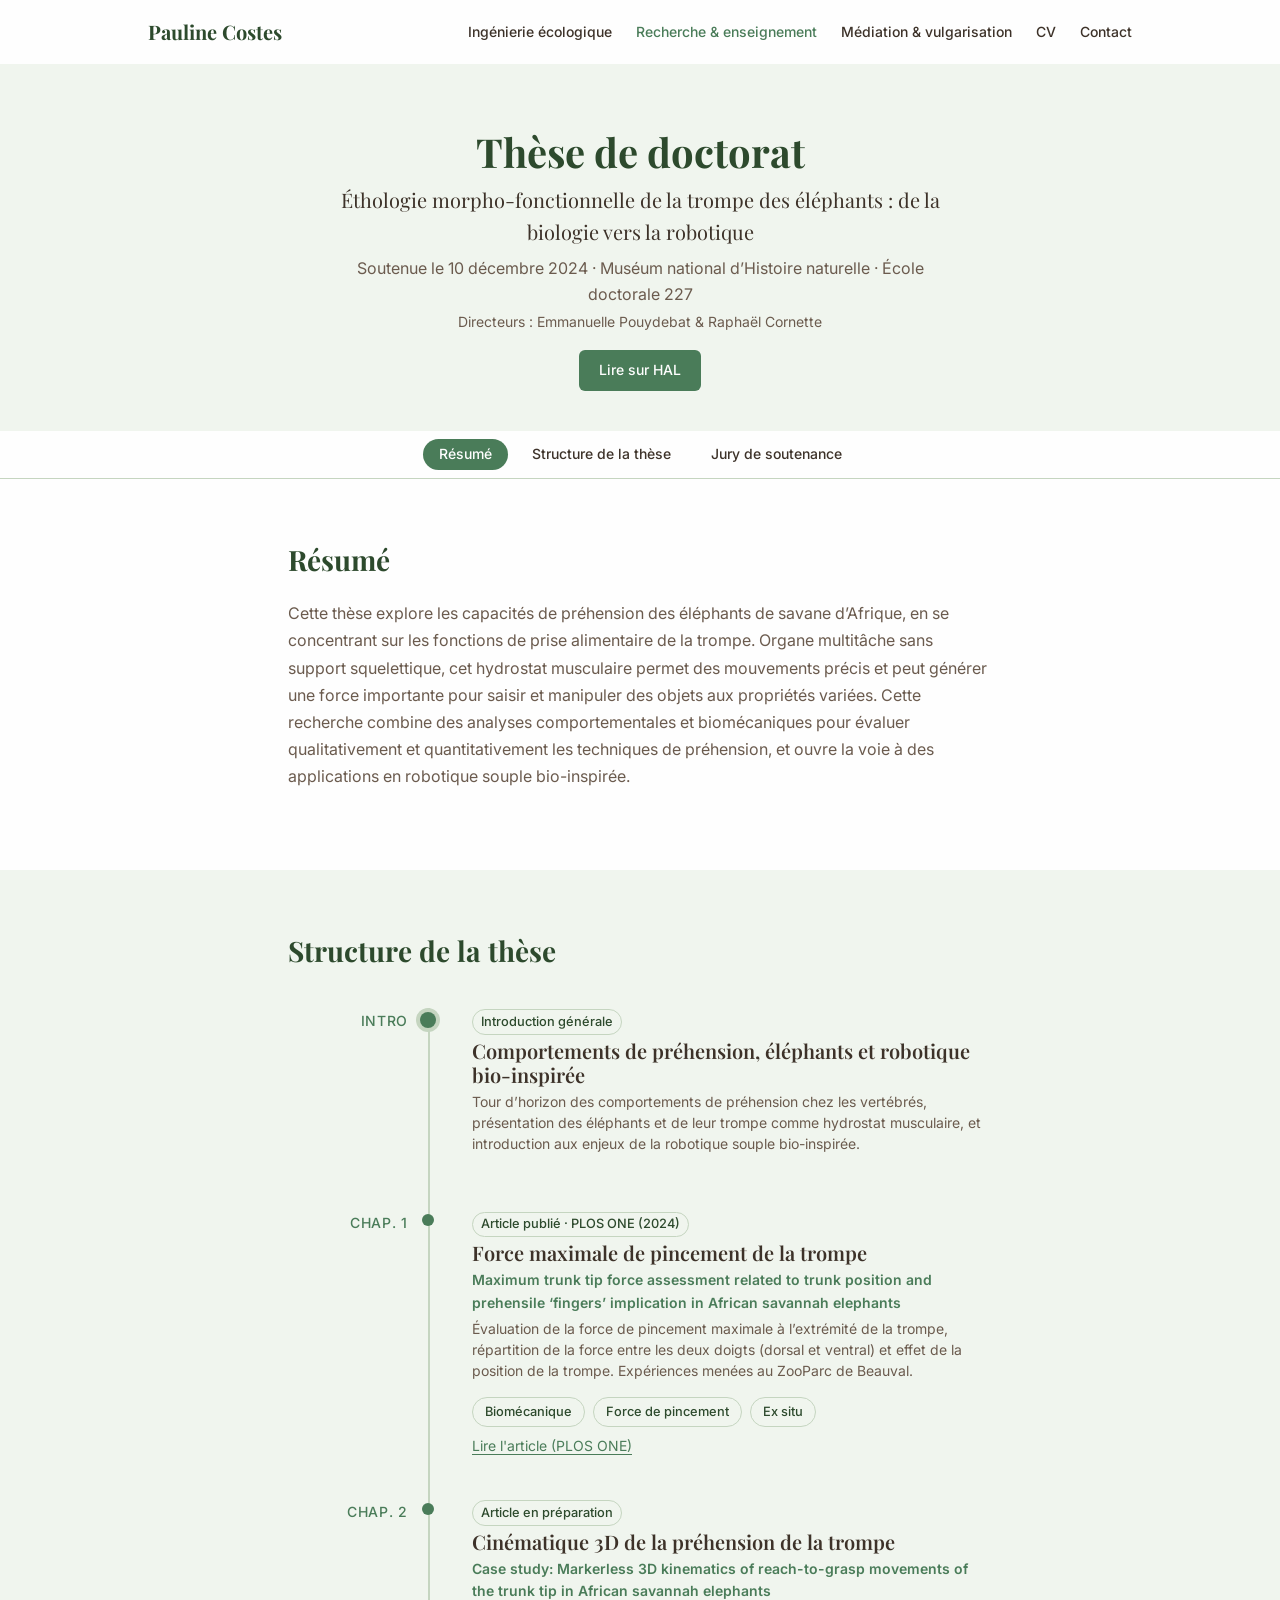
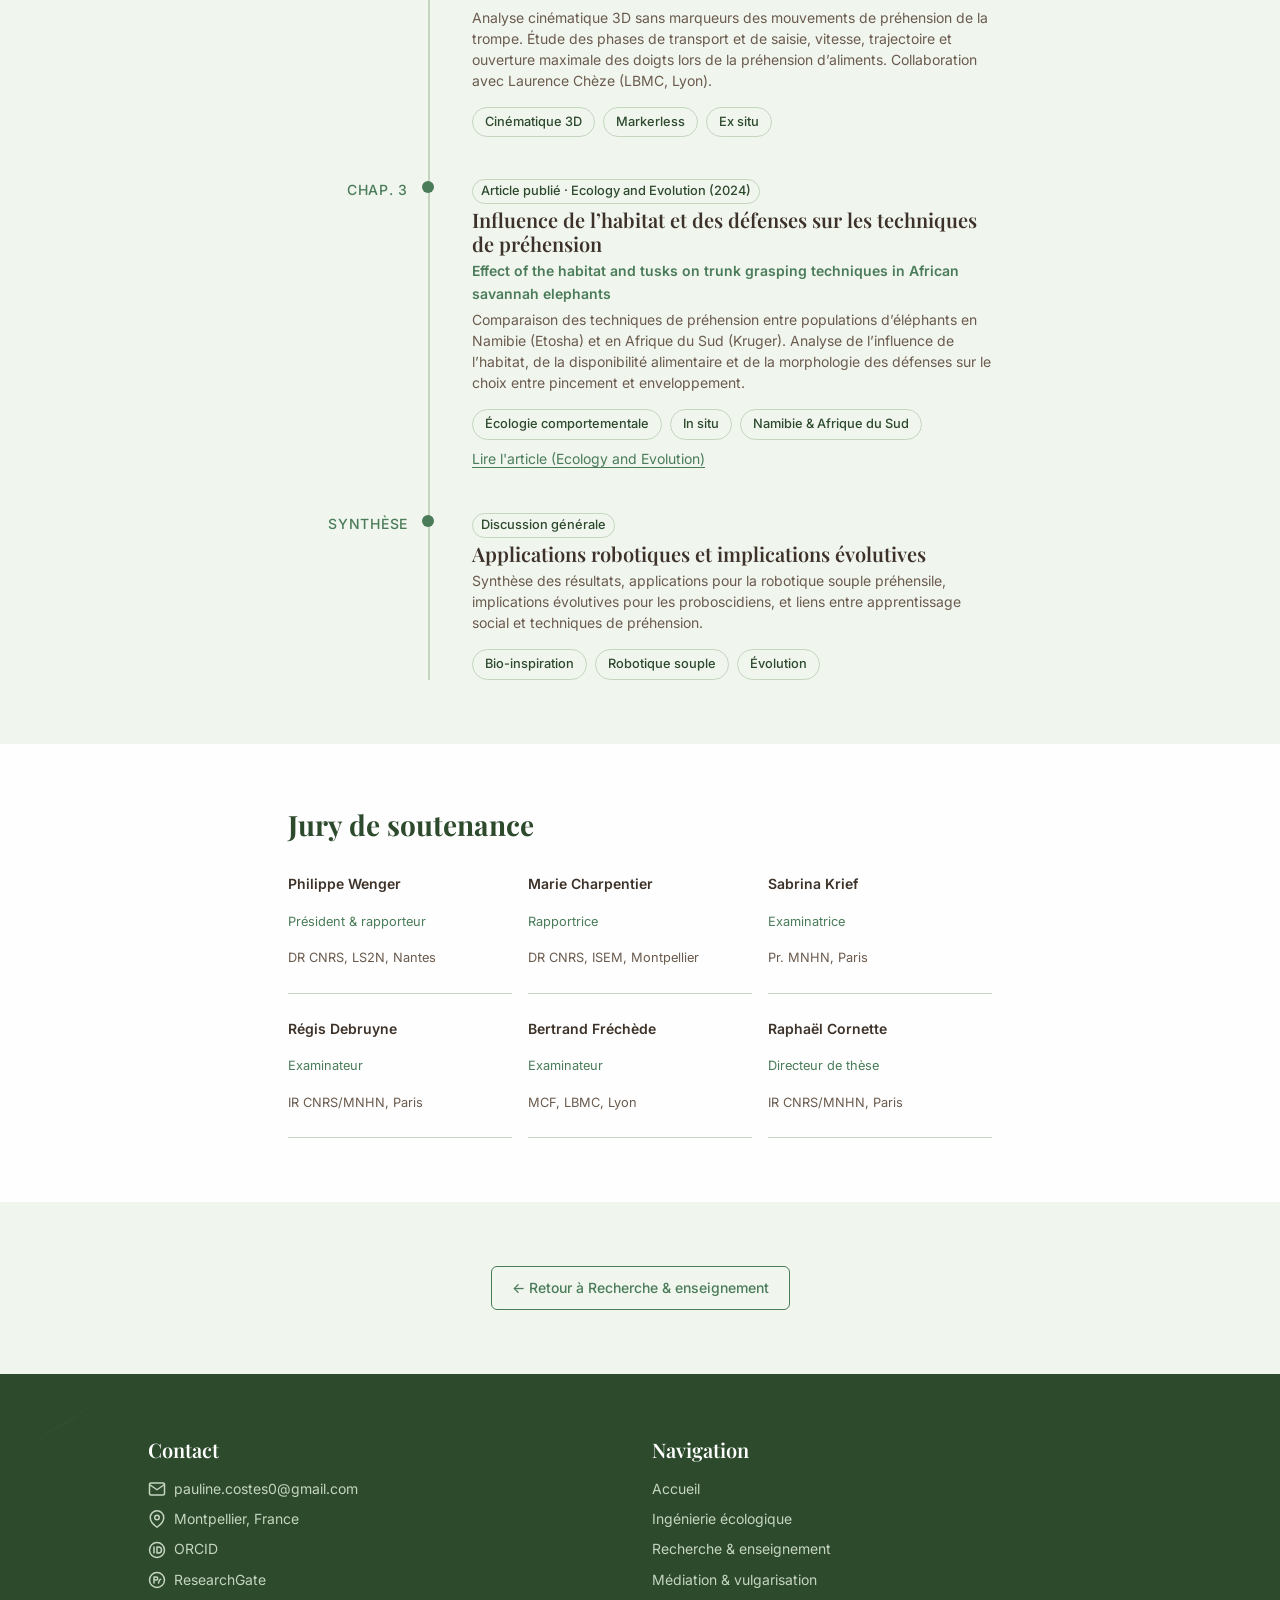
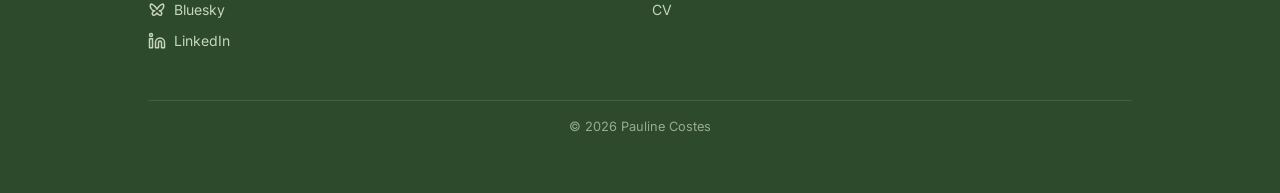
<file: these.html>
<!DOCTYPE html>
<html lang="fr">
<head>
  <meta charset="UTF-8">
  <meta name="viewport" content="width=device-width, initial-scale=1.0">
  <meta name="description" content="Thèse de doctorat de Pauline Costes : Éthologie morpho-fonctionnelle de la trompe des éléphants.">
  <meta property="og:title" content="Thèse de doctorat - Pauline Costes">
  <meta property="og:description" content="Éthologie morpho-fonctionnelle de la trompe des éléphants : de la biologie vers la robotique.">
  <meta property="og:image" content="Photo1.jpg">
  <meta property="og:type" content="website">
  <meta name="twitter:card" content="summary_large_image">
  <link rel="icon" href="data:image/svg+xml,<svg xmlns='http://www.w3.org/2000/svg' viewBox='0 0 100 100'><text y='.9em' font-size='90'>🐘</text></svg>">
  <title>Thèse - Pauline Costes</title>
  <link rel="preconnect" href="https://fonts.googleapis.com">
  <link rel="preconnect" href="https://fonts.gstatic.com" crossorigin>
  <link href="https://fonts.googleapis.com/css2?family=Inter:wght@400;500;600&family=Playfair+Display:wght@600;700&display=swap" rel="stylesheet">
  <link rel="stylesheet" href="css/variables.css?v=78">
  <link rel="stylesheet" href="css/base.css?v=78">
  <link rel="stylesheet" href="css/components.css?v=78">
  <link rel="stylesheet" href="css/layout.css?v=78">
</head>
<body>
  <!-- Header -->
  <header class="site-header">
    <nav class="nav container">
      <a href="index.html" class="nav__logo">Pauline Costes</a>
      <button class="burger" aria-label="Ouvrir le menu" aria-expanded="false">
        <span class="burger__line"></span>
        <span class="burger__line"></span>
        <span class="burger__line"></span>
      </button>
      <div class="nav__links">
        <button class="nav__close" aria-label="Fermer le menu">&times;</button>
        <a href="ingenierie-ecologique.html" class="nav__link">Ingénierie écologique</a>
        <a href="recherche-enseignement.html" class="nav__link nav__link--active">Recherche &amp; enseignement</a>
        <a href="mediation-vulgarisation.html" class="nav__link">Médiation &amp; vulgarisation</a>
        <a href="cv.html" class="nav__link">CV</a>
        <a href="#contact" class="nav__link">Contact</a>
      </div>
    </nav>
  </header>
  <main>
    <!-- Page header -->
    <div class="page-header">
      <div class="container">
        <h1>Thèse de doctorat</h1>
        <p style="font-family: var(--font-heading); font-size: var(--text-h3); color: var(--earth-800); margin-top: var(--space-sm);">
          Éthologie morpho-fonctionnelle de la trompe des éléphants : de la biologie vers la robotique
        </p>
        <p style="margin-top: var(--space-sm);">
          Soutenue le 10 décembre 2024 &middot; Muséum national d’Histoire naturelle &middot; École doctorale 227
        </p>
        <p style="font-size: var(--text-small); color: var(--earth-600); margin-top: var(--space-xs);">
          Directeurs : Emmanuelle Pouydebat &amp; Raphaël Cornette
        </p>
        <div style="margin-top: var(--space-md);">
          <a href="https://theses.hal.science/tel-05023149" class="btn btn-primary" target="_blank" rel="noopener">Lire sur HAL</a>
        </div>
      </div>
    </div>

    <!-- Sommaire de la page -->
    <nav class="page-toc" aria-label="Sommaire de la page">
      <div class="container page-toc__list">
        <a href="#resume" class="page-toc__link">Résumé</a>
        <a href="#structure" class="page-toc__link">Structure de la thèse</a>
        <a href="#jury" class="page-toc__link">Jury de soutenance</a>
      </div>
    </nav>
    <!-- Résumé -->
    <section id="resume" class="section">
      <div class="container" style="max-width: 800px;">
        <h2>Résumé</h2>
        <p style="line-height: 1.7; color: var(--earth-600);">
          Cette thèse explore les capacités de préhension des éléphants de savane d’Afrique, en se concentrant sur les fonctions de prise alimentaire de la trompe. Organe multitâche sans support squelettique, cet hydrostat musculaire permet des mouvements précis et peut générer une force importante pour saisir et manipuler des objets aux propriétés variées. Cette recherche combine des analyses comportementales et biomécaniques pour évaluer qualitativement et quantitativement les techniques de préhension, et ouvre la voie à des applications en robotique souple bio-inspirée.
        </p>
      </div>
    </section>
    <!-- Chapitres timeline -->
    <section id="structure" class="section section--alt">
      <div class="container" style="max-width: 800px;">
        <h2 style="margin-bottom: var(--space-xl);">Structure de la thèse</h2>
        <div class="timeline">
          <!-- Introduction -->
          <div class="timeline__item">
            <div class="timeline__dot"></div>
            <div class="timeline__date">Intro</div>
            <div class="timeline__content">
              <span class="timeline__type">Introduction générale</span>
              <h3 class="timeline__title">Comportements de préhension, éléphants et robotique bio-inspirée</h3>
              <p class="timeline__description">
                Tour d’horizon des comportements de préhension chez les vertébrés, présentation des éléphants et de leur trompe comme hydrostat musculaire, et introduction aux enjeux de la robotique souple bio-inspirée.
              </p>
            </div>
          </div>
          <!-- Chapitre 1 -->
          <div class="timeline__item">
            <div class="timeline__dot"></div>
            <div class="timeline__date">Chap. 1</div>
            <div class="timeline__content">
              <span class="timeline__type">Article publié &middot; PLOS ONE (2024)</span>
              <h3 class="timeline__title">Force maximale de pincement de la trompe</h3>
              <p class="timeline__institution">Maximum trunk tip force assessment related to trunk position and prehensile &lsquo;fingers&rsquo; implication in African savannah elephants</p>
              <p class="timeline__description">
                Évaluation de la force de pincement maximale à l’extrémité de la trompe, répartition de la force entre les deux doigts (dorsal et ventral) et effet de la position de la trompe. Expériences menées au ZooParc de Beauval.
              </p>
              <div class="tags" style="margin-top: var(--space-sm);">
                <span class="tag">Biomécanique</span>
                <span class="tag">Force de pincement</span>
                <span class="tag">Ex situ</span>
              </div>
              <a href="https://doi.org/10.1371/journal.pone.0301529" class="publication__link" target="_blank" rel="noopener" style="margin-top: var(--space-sm);">Lire l'article (PLOS ONE)</a>
            </div>
          </div>
          <!-- Chapitre 2 -->
          <div class="timeline__item">
            <div class="timeline__dot"></div>
            <div class="timeline__date">Chap. 2</div>
            <div class="timeline__content">
              <span class="timeline__type">Article en préparation</span>
              <h3 class="timeline__title">Cinématique 3D de la préhension de la trompe</h3>
              <p class="timeline__institution">Case study: Markerless 3D kinematics of reach-to-grasp movements of the trunk tip in African savannah elephants</p>
              <p class="timeline__description">
                Analyse cinématique 3D sans marqueurs des mouvements de préhension de la trompe. Étude des phases de transport et de saisie, vitesse, trajectoire et ouverture maximale des doigts lors de la préhension d’aliments. Collaboration avec Laurence Chèze (LBMC, Lyon).
              </p>
              <div class="tags" style="margin-top: var(--space-sm);">
                <span class="tag">Cinématique 3D</span>
                <span class="tag">Markerless</span>
                <span class="tag">Ex situ</span>
              </div>
            </div>
          </div>
          <!-- Chapitre 3 -->
          <div class="timeline__item">
            <div class="timeline__dot"></div>
            <div class="timeline__date">Chap. 3</div>
            <div class="timeline__content">
              <span class="timeline__type">Article publié &middot; Ecology and Evolution (2024)</span>
              <h3 class="timeline__title">Influence de l’habitat et des défenses sur les techniques de préhension</h3>
              <p class="timeline__institution">Effect of the habitat and tusks on trunk grasping techniques in African savannah elephants</p>
              <p class="timeline__description">
                Comparaison des techniques de préhension entre populations d’éléphants en Namibie (Etosha) et en Afrique du Sud (Kruger). Analyse de l’influence de l’habitat, de la disponibilité alimentaire et de la morphologie des défenses sur le choix entre pincement et enveloppement.
              </p>
              <div class="tags" style="margin-top: var(--space-sm);">
                <span class="tag">Écologie comportementale</span>
                <span class="tag">In situ</span>
                <span class="tag">Namibie &amp; Afrique du Sud</span>
              </div>
              <a href="https://doi.org/10.1002/ece3.11317" class="publication__link" target="_blank" rel="noopener" style="margin-top: var(--space-sm);">Lire l'article (Ecology and Evolution)</a>
            </div>
          </div>
          <!-- Discussion -->
          <div class="timeline__item">
            <div class="timeline__dot"></div>
            <div class="timeline__date">Synthèse</div>
            <div class="timeline__content">
              <span class="timeline__type">Discussion générale</span>
              <h3 class="timeline__title">Applications robotiques et implications évolutives</h3>
              <p class="timeline__description">
                Synthèse des résultats, applications pour la robotique souple préhensile, implications évolutives pour les proboscidiens, et liens entre apprentissage social et techniques de préhension.
              </p>
              <div class="tags" style="margin-top: var(--space-sm);">
                <span class="tag">Bio-inspiration</span>
                <span class="tag">Robotique souple</span>
                <span class="tag">Évolution</span>
              </div>
            </div>
          </div>
        </div>
      </div>
    </section>
    <!-- Jury -->
    <section id="jury" class="section">
      <div class="container" style="max-width: 800px;">
        <h2 style="margin-bottom: var(--space-lg);">Jury de soutenance</h2>
        <div style="display: grid; grid-template-columns: repeat(auto-fill, minmax(220px, 1fr)); gap: var(--space-md);">
          <div style="padding: var(--space-sm) 0; border-bottom: 1px solid var(--green-200);">
            <p style="font-weight: 600; color: var(--earth-800); font-size: var(--text-small);">Philippe Wenger</p>
            <p style="font-size: var(--text-tag); color: var(--green-700);">Président &amp; rapporteur</p>
            <p style="font-size: var(--text-tag); color: var(--earth-600);">DR CNRS, LS2N, Nantes</p>
          </div>
          <div style="padding: var(--space-sm) 0; border-bottom: 1px solid var(--green-200);">
            <p style="font-weight: 600; color: var(--earth-800); font-size: var(--text-small);">Marie Charpentier</p>
            <p style="font-size: var(--text-tag); color: var(--green-700);">Rapportrice</p>
            <p style="font-size: var(--text-tag); color: var(--earth-600);">DR CNRS, ISEM, Montpellier</p>
          </div>
          <div style="padding: var(--space-sm) 0; border-bottom: 1px solid var(--green-200);">
            <p style="font-weight: 600; color: var(--earth-800); font-size: var(--text-small);">Sabrina Krief</p>
            <p style="font-size: var(--text-tag); color: var(--green-700);">Examinatrice</p>
            <p style="font-size: var(--text-tag); color: var(--earth-600);">Pr. MNHN, Paris</p>
          </div>
          <div style="padding: var(--space-sm) 0; border-bottom: 1px solid var(--green-200);">
            <p style="font-weight: 600; color: var(--earth-800); font-size: var(--text-small);">Régis Debruyne</p>
            <p style="font-size: var(--text-tag); color: var(--green-700);">Examinateur</p>
            <p style="font-size: var(--text-tag); color: var(--earth-600);">IR CNRS/MNHN, Paris</p>
          </div>
          <div style="padding: var(--space-sm) 0; border-bottom: 1px solid var(--green-200);">
            <p style="font-weight: 600; color: var(--earth-800); font-size: var(--text-small);">Bertrand Fréchède</p>
            <p style="font-size: var(--text-tag); color: var(--green-700);">Examinateur</p>
            <p style="font-size: var(--text-tag); color: var(--earth-600);">MCF, LBMC, Lyon</p>
          </div>
          <div style="padding: var(--space-sm) 0; border-bottom: 1px solid var(--green-200);">
            <p style="font-weight: 600; color: var(--earth-800); font-size: var(--text-small);">Raphaël Cornette</p>
            <p style="font-size: var(--text-tag); color: var(--green-700);">Directeur de thèse</p>
            <p style="font-size: var(--text-tag); color: var(--earth-600);">IR CNRS/MNHN, Paris</p>
          </div>
        </div>
      </div>
    </section>
    <!-- Retour -->
    <section class="section section--alt" style="text-align: center;">
      <div class="container">
        <a href="recherche-enseignement.html" class="btn btn-secondary">&larr; Retour &agrave; Recherche &amp; enseignement</a>
      </div>
    </section>
  </main>
  <!-- Footer -->
  <footer id="contact" class="site-footer" style="position: relative; overflow: hidden;">
    <div class="container">
      <div class="footer__grid">
        <div>
          <h3 class="footer__title">Contact</h3>
          <div class="footer__item">
            <svg class="footer__icon" viewBox="0 0 24 24" fill="none" stroke="currentColor" stroke-width="2" stroke-linecap="round" stroke-linejoin="round"><path d="M4 4h16c1.1 0 2 .9 2 2v12c0 1.1-.9 2-2 2H4c-1.1 0-2-.9-2-2V6c0-1.1.9-2 2-2z"/><polyline points="22,6 12,13 2,6"/></svg>
            <a href="mailto:pauline.costes0@gmail.com">pauline.costes0@gmail.com</a>
          </div>
          <div class="footer__item">
            <svg class="footer__icon" viewBox="0 0 24 24" fill="none" stroke="currentColor" stroke-width="2" stroke-linecap="round" stroke-linejoin="round"><path d="M21 10c0 7-9 13-9 13s-9-6-9-13a9 9 0 0 1 18 0z"/><circle cx="12" cy="10" r="3"/></svg>
            <span>Montpellier, France</span>
          </div>
          <div class="footer__item">
            <svg class="footer__icon" viewBox="0 0 24 24" fill="none" stroke="currentColor" stroke-width="2" stroke-linecap="round" stroke-linejoin="round"><path d="M12 2a10 10 0 1 0 0 20 10 10 0 0 0 0-20z"/><path d="M8 8v8"/><path d="M12 8h2a4 4 0 0 1 0 8h-2z"/></svg>
            <a href="https://orcid.org/0000-0003-1432-9141" target="_blank" rel="noopener noreferrer">ORCID</a>
          </div>
          <div class="footer__item">
            <svg class="footer__icon" viewBox="0 0 24 24" fill="none" stroke="currentColor" stroke-width="2" stroke-linecap="round" stroke-linejoin="round"><path d="M12 2a10 10 0 1 0 0 20 10 10 0 0 0 0-20z"/><path d="M8 16V8h3a2 2 0 0 1 0 4H8"/><path d="M14 16c1-3 1-5 3-5"/></svg>
            <a href="https://www.researchgate.net/profile/Pauline-Costes" target="_blank" rel="noopener noreferrer">ResearchGate</a>
          </div>
          <div class="footer__item">
            <svg class="footer__icon" viewBox="0 0 24 24" fill="none" stroke="currentColor" stroke-width="2" stroke-linecap="round" stroke-linejoin="round"><path d="M12 11C10 7 6 4 4 4c-1 1-1 4 0 6s3 3 5 3c-3 1-4 3-3 5s4 1 6-2c2 3 5 4 6 2s0-4-3-5c2 0 4-1 5-3s1-5 0-6c-2 0-6 3-8 7z"/></svg>
            <a href="https://bsky.app/profile/paulinecostes.bsky.social" target="_blank" rel="noopener noreferrer">Bluesky</a>
          </div>
          <div class="footer__item">
            <svg class="footer__icon" viewBox="0 0 24 24" fill="none" stroke="currentColor" stroke-width="2" stroke-linecap="round" stroke-linejoin="round"><path d="M16 8a6 6 0 0 1 6 6v7h-4v-7a2 2 0 0 0-4 0v7h-4v-7a6 6 0 0 1 6-6z"/><path d="M2 9h4v12H2z"/><path d="M4 2a2 2 0 1 1 0 4 2 2 0 0 1 0-4z"/></svg>
            <a href="https://www.linkedin.com/in/pauline-costes-630895195" target="_blank" rel="noopener noreferrer">LinkedIn</a>
          </div>
        </div>
        <div>
          <h3 class="footer__title">Navigation</h3>
          <div class="footer__item"><a href="index.html">Accueil</a></div>
          <div class="footer__item"><a href="ingenierie-ecologique.html">Ingénierie écologique</a></div>
          <div class="footer__item"><a href="recherche-enseignement.html">Recherche &amp; enseignement</a></div>
          <div class="footer__item"><a href="mediation-vulgarisation.html">Médiation &amp; vulgarisation</a></div>
          <div class="footer__item"><a href="cv.html">CV</a></div>
        </div>
      </div>
      <p class="footer__copy">&copy; 2026 Pauline Costes</p>
    </div>
    <!-- Deco SVG -->
    <svg class="deco deco--top-left" width="160" height="160" viewBox="0 0 160 160" aria-hidden="true" style="color: rgba(197,213,192,0.3);">
      <path d="M10,150 Q30,100 70,80 Q110,60 150,10 Q120,50 80,70 Q40,90 10,150Z" fill="currentColor"/>
    </svg>
  </footer>

  <script src="js/main.js?v=36"></script>
</body>
</html>
</file>
<file: css/variables.css>
:root {
  /* Colors - Primary */
  --green-900: #2D4A2D;
  --green-700: #4A7C59;
  --green-200: #C5D5C0;
  --green-50: #F0F5EE;

  /* Colors - Neutrals */
  --earth-800: #3D3229;
  --earth-600: #6B5B4E;
  --sand-100: #F7F3EE;
  --white: #FEFEFE;

  /* Colors - Accent */
  --gold-500: #B8963E;
  --orange-500: #E07A2F;
  --leaf-500: #6E9F4F;
  --teal-600: #2F7C8C;

  /* Typography */
  --font-heading: 'Playfair Display', Georgia, serif;
  --font-body: 'Inter', system-ui, sans-serif;

  --text-h1: 2.5rem;
  --text-h2: 1.75rem;
  --text-h3: 1.25rem;
  --text-body: 1rem;
  --text-small: 0.875rem;
  --text-tag: 0.8rem;

  /* Spacing */
  --space-xs: 0.25rem;
  --space-sm: 0.5rem;
  --space-md: 1rem;
  --space-lg: 1.5rem;
  --space-xl: 2.5rem;
  --space-2xl: 4rem;

  /* Layout */
  --max-width: 1080px;
  --padding-x: 1.5rem;
  --section-gap: 2.5rem;

  /* Components */
  --radius-sm: 6px;
  --radius-md: 8px;
  --radius-pill: 20px;
  --radius-full: 50%;

  --shadow-sm: 0 1px 3px rgba(0, 0, 0, 0.06);
  --shadow-md: 0 4px 12px rgba(0, 0, 0, 0.1);

  --transition: 0.2s ease;
}

@media (min-width: 1024px) {
  :root {
    --padding-x: 3rem;
    --section-gap: 4rem;
  }
}
</file>
<file: css/base.css>
*,
*::before,
*::after {
  margin: 0;
  padding: 0;
  box-sizing: border-box;
}

html {
  scroll-behavior: smooth;
}

body {
  font-family: var(--font-body);
  font-size: var(--text-body);
  color: var(--earth-800);
  background-color: var(--white);
  line-height: 1.6;
  -webkit-font-smoothing: antialiased;
}

h1, h2, h3 {
  font-family: var(--font-heading);
  line-height: 1.2;
}

h1 {
  font-size: var(--text-h1);
  font-weight: 700;
  color: var(--green-900);
}

h2 {
  font-size: var(--text-h2);
  font-weight: 700;
  color: var(--green-900);
  margin-bottom: var(--space-lg);
}

h3 {
  font-size: var(--text-h3);
  font-weight: 600;
  color: var(--earth-800);
}

p {
  margin-bottom: var(--space-md);
}

a {
  color: var(--green-700);
  text-decoration: underline;
  text-underline-offset: 3px;
  transition: color var(--transition);
}

a:hover {
  color: var(--gold-500);
}

a:focus-visible {
  outline: 2px solid var(--green-700);
  outline-offset: 2px;
  border-radius: 2px;
}

img {
  max-width: 100%;
  display: block;
}

ul, ol {
  list-style: none;
}

/* Utilities */

.container {
  max-width: var(--max-width);
  margin: 0 auto;
  padding: 0 var(--padding-x);
}

.sr-only {
  position: absolute;
  width: 1px;
  height: 1px;
  padding: 0;
  margin: -1px;
  overflow: hidden;
  clip: rect(0, 0, 0, 0);
  white-space: nowrap;
  border: 0;
}

.text-small {
  font-size: var(--text-small);
  color: var(--earth-600);
}

.text-date {
  font-size: var(--text-small);
  font-weight: 500;
  color: var(--green-700);
  text-transform: uppercase;
  letter-spacing: 0.05em;
}
</file>
<file: css/components.css>
/* ===== Navigation ===== */

.site-header {
  position: absolute;
  top: 0;
  left: 0;
  right: 0;
  z-index: 100;
  background: var(--white);
  transition: box-shadow var(--transition);
}

.site-header.scrolled {
  box-shadow: var(--shadow-sm);
}

.nav {
  display: flex;
  align-items: center;
  justify-content: space-between;
  height: 64px;
}

.nav__logo {
  font-family: var(--font-heading);
  font-size: 1.25rem;
  font-weight: 700;
  color: var(--green-900);
  text-decoration: none;
}

.nav__logo:hover {
  color: var(--green-700);
}

.nav__links {
  display: flex;
  gap: var(--space-lg);
}

.nav__link {
  font-size: var(--text-small);
  font-weight: 500;
  color: var(--earth-800);
  text-decoration: none;
  transition: color var(--transition);
}

.nav__link:hover {
  color: var(--green-700);
}

.nav__link--active {
  color: var(--green-700);
}

.nav__close {
  display: none;
}

/* Burger */

.burger {
  display: none;
  background: none;
  border: none;
  cursor: pointer;
  padding: var(--space-sm);
}

.burger__line {
  display: block;
  width: 24px;
  height: 2px;
  background: var(--earth-800);
  margin: 5px 0;
  transition: transform var(--transition), opacity var(--transition);
}

.burger:focus-visible {
  outline: 2px solid var(--green-700);
  outline-offset: 2px;
  border-radius: 2px;
}

@media (max-width: 1023px) {
  .burger {
    display: block;
  }

  .nav__links {
    position: fixed;
    top: 0;
    left: 0;
    right: 0;
    bottom: 0;
    background: var(--white);
    flex-direction: column;
    align-items: center;
    justify-content: center;
    gap: var(--space-xl);
    opacity: 0;
    pointer-events: none;
    transition: opacity var(--transition);
    z-index: 101;
  }

  .nav__links.open {
    opacity: 1;
    pointer-events: all;
  }

  .nav__link {
    font-size: var(--text-h3);
  }

  .nav__close {
    display: block;
    position: absolute;
    top: var(--space-lg);
    right: var(--space-lg);
    background: none;
    border: none;
    font-size: 1.5rem;
    cursor: pointer;
    color: var(--earth-800);
    padding: var(--space-sm);
  }

  .nav__close:focus-visible {
    outline: 2px solid var(--green-700);
    outline-offset: 2px;
  }

  /* Burger animation when open */
  .burger.open .burger__line:nth-child(1) {
    transform: rotate(45deg) translate(5px, 5px);
  }

  .burger.open .burger__line:nth-child(2) {
    opacity: 0;
  }

  .burger.open .burger__line:nth-child(3) {
    transform: rotate(-45deg) translate(5px, -5px);
  }
}

@media (max-width: 767px) {
  /* Tables: compact on mobile */
  table th,
  table td {
    padding-left: var(--space-xs);
    padding-right: var(--space-xs);
    font-size: var(--text-tag);
  }

  /* Hide duration column on mobile */
  table th:last-child,
  table td:last-child {
    display: none;
  }
}

/* ===== Cards ===== */

.card {
  background: var(--white);
  border: 1px solid var(--green-200);
  border-radius: var(--radius-md);
  padding: var(--space-lg);
  box-shadow: var(--shadow-sm);
  transition: box-shadow var(--transition), transform var(--transition);
}

.card:hover {
  box-shadow: var(--shadow-md);
  transform: translateY(-2px);
}

.card__image {
  margin: calc(-1 * var(--space-lg)) calc(-1 * var(--space-lg)) var(--space-md);
  border-radius: var(--radius-md) var(--radius-md) 0 0;
  overflow: hidden;
  aspect-ratio: 16/7;
}

.card__image img {
  width: 100%;
  height: 100%;
  object-fit: cover;
  transition: transform 0.4s ease;
}

.card:hover .card__image img {
  transform: scale(1.03);
}

.card__title {
  font-family: var(--font-heading);
  font-size: var(--text-h3);
  font-weight: 600;
  color: var(--earth-800);
  margin-bottom: var(--space-xs);
}

.card__meta {
  font-size: var(--text-small);
  color: var(--green-700);
  font-weight: 500;
  margin-bottom: var(--space-sm);
}

.card__description {
  font-size: var(--text-small);
  color: var(--earth-600);
  line-height: 1.5;
}

/* ===== Domain cards (accueil) ===== */

.domain-card {
  display: flex;
  flex-direction: column;
  gap: var(--space-md);
  height: 100%;
  text-decoration: none;
  color: inherit;
  border-top: 4px solid var(--green-700);
}

.domain-card:hover {
  border-color: var(--green-700);
}

.domain-card:focus-visible {
  outline: 2px solid var(--green-700);
  outline-offset: 2px;
}

.domain-card__icon {
  width: 56px;
  height: 56px;
  border-radius: var(--radius-full);
  background: var(--green-50);
  color: var(--green-700);
  display: flex;
  align-items: center;
  justify-content: center;
  transition: background var(--transition), color var(--transition);
}

.domain-card:hover .domain-card__icon {
  background: var(--green-700);
  color: var(--white);
}

.domain-card__title {
  font-family: var(--font-heading);
  font-size: var(--text-h3);
  font-weight: 600;
  color: var(--green-900);
}

.domain-card__description {
  font-size: var(--text-small);
  color: var(--earth-600);
  line-height: 1.6;
  flex: 1;
}

.domain-card__link {
  font-size: var(--text-small);
  font-weight: 600;
  color: var(--green-700);
}

.domain-card__link span {
  display: inline-block;
  transition: transform var(--transition);
}

.domain-card:hover .domain-card__link span {
  transform: translateX(4px);
}

/* ===== Timeline ===== */

.timeline {
  position: relative;
  padding-left: 2rem;
}

.timeline::before {
  content: '';
  position: absolute;
  left: 5px;
  top: 0;
  bottom: 0;
  width: 2px;
  background: var(--green-200);
}

.timeline__item {
  position: relative;
  padding-bottom: var(--space-xl);
}

.timeline__item:last-child {
  padding-bottom: 0;
}

.timeline__dot {
  position: absolute;
  left: -2rem;
  top: 4px;
  width: 12px;
  height: 12px;
  border-radius: var(--radius-full);
  background: var(--green-700);
  transform: translateX(calc(-50% + 6px));
}

.timeline__item:first-child .timeline__dot {
  width: 16px;
  height: 16px;
  box-shadow: 0 0 0 4px var(--green-200);
  transform: translateX(calc(-50% + 6px - 2px));
}

.timeline__date {
  font-size: var(--text-small);
  font-weight: 500;
  color: var(--green-700);
  text-transform: uppercase;
  letter-spacing: 0.05em;
  margin-bottom: var(--space-xs);
}

.timeline__title {
  font-family: var(--font-heading);
  font-size: var(--text-h3);
  font-weight: 600;
  color: var(--earth-800);
  margin-bottom: var(--space-xs);
}

.timeline__institution {
  font-size: var(--text-small);
  font-weight: 600;
  color: var(--green-700);
  margin-bottom: var(--space-xs);
}

.timeline__description {
  font-size: var(--text-small);
  color: var(--earth-600);
  line-height: 1.5;
}

.timeline__type {
  display: inline-block;
  font-size: var(--text-tag);
  font-weight: 500;
  color: var(--green-900);
  background: var(--green-50);
  border: 1px solid var(--green-200);
  border-radius: var(--radius-pill);
  padding: 0.1rem 0.5rem;
  margin-bottom: var(--space-xs);
}

/* Desktop timeline with dates on left */

@media (min-width: 768px) {
  .timeline {
    padding-left: 0;
    max-width: 800px;
  }

  .timeline::before {
    left: 140px;
  }

  .timeline__item {
    display: grid;
    grid-template-columns: 120px 1fr;
    gap: var(--space-xl);
    padding-left: 0;
  }

  .timeline__dot {
    left: 140px;
    transform: translateX(-50%);
  }

  .timeline__item:first-child .timeline__dot {
    transform: translateX(-50%);
  }

  .timeline__date {
    text-align: right;
    padding-top: 2px;
  }

  .timeline__content {
    padding-left: var(--space-lg);
  }
}

/* ===== Tags / Badges ===== */

.tag {
  display: inline-block;
  background: var(--green-50);
  border: 1px solid var(--green-200);
  border-radius: var(--radius-pill);
  padding: var(--space-xs) 0.75rem;
  font-size: var(--text-tag);
  color: var(--green-900);
  font-weight: 500;
}

/* Tag cliquable (lien vers une carte de la page) */
.tag--link {
  align-self: flex-start;
  text-decoration: none;
  transition: background 0.2s, border-color 0.2s, color 0.2s;
}

.tag--link::after {
  content: " \2192";
}

.tag--link:hover,
.tag--link:focus-visible {
  background: var(--green-700);
  border-color: var(--green-700);
  color: var(--white);
}

/* Carte ciblée par un lien d'ancre */
[id^="terrain-"] {
  scroll-margin-top: 130px;
}

[id^="terrain-"]:target {
  box-shadow: 0 0 0 3px var(--gold-500);
}

.tags {
  display: flex;
  flex-wrap: wrap;
  gap: var(--space-sm);
}

/* ===== Buttons ===== */

.btn {
  display: inline-block;
  font-family: var(--font-body);
  font-size: var(--text-small);
  font-weight: 500;
  text-decoration: none;
  border-radius: var(--radius-sm);
  padding: 0.6rem 1.25rem;
  cursor: pointer;
  transition: background-color var(--transition), color var(--transition);
  border: none;
}

.btn:focus-visible {
  outline: 2px solid var(--green-700);
  outline-offset: 2px;
}

.btn-primary {
  background: var(--green-700);
  color: var(--white);
}

.btn-primary:hover {
  background: var(--green-900);
  color: var(--white);
}

.btn-secondary {
  background: transparent;
  border: 1px solid var(--green-700);
  color: var(--green-700);
}

.btn-secondary:hover {
  background: var(--green-50);
  color: var(--green-700);
}

/* ===== Accordion ===== */

.accordion__trigger {
  width: 100%;
  background: none;
  border: none;
  cursor: pointer;
  text-align: left;
  padding: 0;
}

.accordion__icon {
  display: inline-block;
  width: 20px;
  height: 20px;
  transition: transform var(--transition);
  color: var(--green-700);
}

.accordion__trigger[aria-expanded="true"] .accordion__icon {
  transform: rotate(180deg);
}

.accordion__content {
  max-height: 0;
  overflow: hidden;
  transition: max-height 0.3s ease;
}

.accordion__content.open {
  max-height: 800px;
}

/* ===== Footer ===== */

.site-footer {
  background: var(--green-900);
  color: var(--green-200);
  padding: var(--space-2xl) 0 var(--space-xl);
}


.footer__grid {
  display: grid;
  gap: var(--space-lg);
}

@media (min-width: 768px) {
  .footer__grid {
    grid-template-columns: 1fr 1fr;
  }
}

.footer__title {
  font-family: var(--font-heading);
  font-size: var(--text-h3);
  color: var(--white);
  margin-bottom: var(--space-md);
}

.footer__item {
  display: flex;
  align-items: center;
  gap: var(--space-sm);
  margin-bottom: var(--space-sm);
  font-size: var(--text-small);
}

.footer__item a {
  color: var(--green-200);
  text-decoration: none;
}

.footer__item a:hover {
  color: var(--white);
}

.footer__icon {
  width: 18px;
  height: 18px;
  flex-shrink: 0;
  color: var(--green-200);
}

.footer__copy {
  text-align: center;
  font-size: var(--text-tag);
  color: var(--green-200);
  opacity: 0.7;
  margin-top: var(--space-xl);
  padding-top: var(--space-md);
  border-top: 1px solid rgba(197, 213, 192, 0.2);
}

/* ===== Conference grid ===== */

.conf-grid {
  display: grid;
  grid-template-columns: repeat(4, 1fr);
  gap: var(--space-md);
  margin-top: var(--space-lg);
}

@media (max-width: 767px) {
  .conf-grid {
    grid-template-columns: repeat(2, 1fr);
  }
}

@media (max-width: 400px) {
  .conf-grid {
    grid-template-columns: 1fr;
  }
}

/* ===== About grid ===== */

.about-grid {
  display: grid;
  grid-template-columns: 1fr 1.5fr;
  gap: var(--space-2xl);
  align-items: start;
}

@media (max-width: 767px) {
  .about-grid {
    grid-template-columns: 1fr;
    gap: var(--space-lg);
  }

  .about-grid img {
    max-width: 280px;
    margin: 0 auto;
    display: block;
  }
}

/* ===== Publication list ===== */

.publication {
  padding: var(--space-lg) 0;
  border-bottom: 1px solid var(--green-200);
}

.publication:last-child {
  border-bottom: none;
}

.publication__title {
  font-family: var(--font-heading);
  font-size: var(--text-h3);
  color: var(--earth-800);
  margin-bottom: var(--space-xs);
}

.publication__authors {
  font-size: var(--text-small);
  color: var(--earth-600);
  margin-bottom: var(--space-xs);
}

.publication__journal {
  font-size: var(--text-small);
  font-style: italic;
  color: var(--green-700);
}

.publication__link {
  display: inline-block;
  margin-top: var(--space-sm);
  font-size: var(--text-small);
}

/* ===== Frise chronologique (CV) ===== */

.tl-legend {
  display: flex;
  flex-wrap: wrap;
  justify-content: center;
  gap: var(--space-xs) var(--space-sm);
  margin: 0;
  padding: 0;
  list-style: none;
}

.tl-legend__btn {
  display: inline-flex;
  align-items: center;
  gap: 6px;
  padding: 4px 12px;
  border: 1px solid transparent;
  border-radius: var(--radius-pill);
  background: none;
  font: inherit;
  font-size: var(--text-tag);
  color: var(--earth-600);
  cursor: pointer;
  transition: background var(--transition), border-color var(--transition), opacity var(--transition);
}

.tl-legend__btn::before {
  content: "";
  width: 10px;
  height: 10px;
  border-radius: var(--radius-full);
  background: var(--c);
}

.tl-legend__btn:hover {
  background: var(--green-50);
}

.tl-legend__btn:focus-visible {
  outline: 2px solid var(--green-700);
  outline-offset: 2px;
}

.tl-legend__btn[aria-pressed="true"] {
  border-color: var(--c);
  background: var(--white);
  color: var(--earth-800);
  font-weight: 600;
}

/* Quand un filtre est actif, les autres catégories de la légende s'estompent */
.tl-legend:has([aria-pressed="true"]) .tl-legend__btn[aria-pressed="false"] {
  opacity: 0.45;
}

.tl-legend__hint {
  margin: var(--space-xs) 0 var(--space-lg);
  font-size: 0.7rem;
  color: var(--earth-600);
  text-align: center;
}

/* Filtre : seuls les éléments de la catégorie choisie restent visibles.
   Le doctorat (--both) compte à la fois comme formation et comme expérience pro ;
   les formations courtes (--complementaire) comptent comme formation. */
.tl__mark,
.tl__label,
.tl__focus,
.tl__link,
.tl__zoom {
  transition: opacity 0.25s ease, visibility 0.25s ease;
}

.tl[data-filter="pro"] .tl__event:not(.tl__event--pro, .tl__event--both) > *,
.tl[data-filter="formation"] .tl__event:not(.tl__event--formation, .tl__event--complementaire, .tl__event--both) > *,
.tl[data-filter="stage"] .tl__event:not(.tl__event--stage) > *,
.tl[data-filter="asso"] .tl__event:not(.tl__event--asso) > *,
.tl[data-filter="pro"] :is(.tl__focus, .tl__link, .tl__zoom),
.tl[data-filter="stage"] :is(.tl__focus, .tl__link, .tl__zoom),
.tl[data-filter="asso"] :is(.tl__focus, .tl__link, .tl__zoom) {
  opacity: 0;
  visibility: hidden;
}

.tl-legend__item--formation,
.tl__event--formation { --c: var(--green-900); }
.tl-legend__item--stage,
.tl__event--stage { --c: var(--leaf-500); }
.tl-legend__item--asso,
.tl__event--asso { --c: var(--teal-600); }
.tl-legend__item--pro,
.tl__event--pro { --c: var(--orange-500); }
.tl__event--complementaire { --c: var(--green-900); } /* formations courtes = formation */

.tl {
  overflow-x: auto;
  padding: 0 2px;
}

.tl:focus-visible {
  outline: 2px solid var(--green-700);
  outline-offset: 4px;
}

/* Géométrie : règle de 20px, libellés de 18px, un étage = 22px.
   --nu / --nd = nombre d'étages au-dessus / en dessous (calculés en JS). */
.tl__plot {
  --y0: 2012.85;
  --span: 14.3;
  --axis-y: calc(var(--nu) * 22px + 32px);
  position: relative;
  min-width: 900px;
  height: calc(var(--axis-y) + var(--nd) * 22px + 30px);
  margin: 0;
  padding: 0;
  list-style: none;
}

/* Marge à droite où les libellés de fin de frise peuvent déborder */
.tl > .tl__plot,
.tl__link {
  min-width: 864px; /* 900px avec la marge */
  margin-right: 36px;
}

.tl__ruler {
  position: absolute;
  left: 0;
  right: 0;
  top: calc(var(--axis-y) - 10px);
  height: 20px;
  border: 1px solid var(--green-200);
  border-radius: 10px;
  background: var(--green-50);
}

.tl__year {
  position: absolute;
  top: 0;
  bottom: 0;
  left: calc((var(--s) - var(--y0)) / var(--span) * 100%);
  width: calc((var(--e, calc(var(--s) + 1)) - var(--s)) / var(--span) * 100%);
  border-left: 1px solid var(--green-200);
  font-size: 0.68rem;
  font-weight: 600;
  line-height: 18px;
  text-align: center;
  color: var(--green-700);
}

.tl__event {
  display: contents;
}

/* Repères (barres et points) collés à la règle */
.tl__mark {
  position: absolute;
  left: calc((var(--s) - var(--y0)) / var(--span) * 100%);
  width: calc((var(--e) - var(--s)) / var(--span) * 100%);
  min-width: 6px;
  height: 6px;
  border-radius: 3px;
  background: var(--c);
  box-shadow: 0 0 0 1.5px var(--white); /* détache les repères qui se chevauchent */
  z-index: 1;
}

.tl__event--up .tl__mark { top: calc(var(--axis-y) - 16px); }
.tl__event--down .tl__mark { top: calc(var(--axis-y) + 10px); }

.tl__mark--dot {
  width: 10px;
  min-width: 0;
  height: 10px;
  margin-left: -5px;
  border: 2px solid var(--white);
  border-radius: var(--radius-full);
  box-shadow: none;
}

.tl__event--up .tl__mark--dot { top: calc(var(--axis-y) - 20px); }

/* La formation a sa propre piste, parallèle à celle des expériences */
.tl__event--formation .tl__mark { top: calc(var(--axis-y) - 25px); }

/* Sous la règle de la ligne principale, trois pistes : engagements associatifs contre la règle,
   puis expériences, puis formations courtes ; les libellés commencent sous la dernière piste */
.tl > .tl__plot {
  height: calc(var(--axis-y) + var(--nd) * 22px + 44px);
}

.tl > .tl__plot .tl__event--down .tl__mark { top: calc(var(--axis-y) + 19px); }
.tl > .tl__plot .tl__event--down .tl__mark--dot { top: calc(var(--axis-y) + 17px); }
.tl > .tl__plot .tl__event--down.tl__event--asso .tl__mark { top: calc(var(--axis-y) + 10px); }
.tl > .tl__plot .tl__event--down.tl__event--complementaire .tl__mark { top: calc(var(--axis-y) + 31px); }
.tl > .tl__plot .tl__event--down.tl__event--complementaire .tl__mark--dot { top: calc(var(--axis-y) + 29px); }

.tl > .tl__plot .tl__event--down .tl__label {
  top: calc(var(--axis-y) + 42px + var(--lvl) * 22px);
}

.tl > .tl__plot .tl__event--down .tl__label::before { height: calc(32px + var(--lvl) * 22px); }

/* Formations courtes de l'encart : piste sous celle des expériences */
.tl__event--down.tl__event--complementaire .tl__mark { top: calc(var(--axis-y) + 19px); }
.tl__event--down.tl__event--complementaire .tl__mark--dot { top: calc(var(--axis-y) + 17px); }

/* Doctorat : formation et expérience pro → ruban vert / orange et libellé en dégradé */
.tl__event--both { --c: var(--green-900); }

.tl__event--both .tl__mark {
  top: calc(var(--axis-y) - 25px);
  height: 15px;
  border-radius: 4px;
  background: linear-gradient(to bottom, var(--green-900) 0 6px, var(--white) 6px 9px, var(--orange-500) 9px);
}

/* Repères au-dessus du ruban du doctorat (page médiation) : piste et libellés décalés vers le haut */
.tl__plot:has(.tl__event--above) { --axis-y: calc(var(--nu) * 22px + 44px); }
.tl__event--up.tl__event--above .tl__mark { top: calc(var(--axis-y) - 34px); }
.tl__event--up.tl__event--above .tl__mark--dot { top: calc(var(--axis-y) - 36px); }
.tl__event--up.tl__event--above .tl__label { top: calc(var(--axis-y) - 58px - var(--lvl) * 22px); }
.tl__event--up.tl__event--above .tl__label::before { height: calc(6px + var(--lvl) * 22px); }

.tl__gradient-text {
  background-image: linear-gradient(90deg, var(--green-900), var(--orange-500));
  -webkit-background-clip: text;
  background-clip: text;
  color: var(--green-900); /* repli si le dégradé sur texte n'est pas pris en charge */
  -webkit-text-fill-color: transparent;
}

.tl__event--both .tl__label::before {
  width: 1px;
  border-left: none;
  background: linear-gradient(to bottom, var(--green-900), var(--orange-500));
}

/* Éventail : libellé centré, relié par un trait à chaque repère d'une même expérience
   (ex. saisons de guide équestre) ; les traits sont tracés en JS (js/main.js) */
.tl__label--fan {
  transform: translateX(-50%);
  padding: 0 4px;
}

.tl__label--fan::before {
  display: none;
}

.tl__fan {
  position: absolute;
  inset: 0;
  width: 100%;
  height: 100%;
  overflow: visible;
  pointer-events: none;
  transition: opacity 0.25s ease, visibility 0.25s ease;
}

.tl__fan line {
  stroke: var(--c);
  stroke-width: 1;
  opacity: 0.55;
}

/* En cours : la barre s'estompe vers la droite */
.tl__mark--ongoing {
  background: linear-gradient(90deg, var(--c) 55%, transparent);
  box-shadow: none;
}

/* Temps partiel : barre hachurée */
.tl__mark--partiel {
  background: repeating-linear-gradient(-45deg, var(--c) 0 3px, transparent 3px 6px);
  box-shadow: inset 0 0 0 1px var(--c), 0 0 0 1.5px var(--white);
}

/* Libellés reliés à leur repère par un trait */
.tl__label {
  --lvl: 0;
  position: absolute;
  left: calc((var(--s) - var(--y0)) / var(--span) * 100%);
  z-index: calc(20 - var(--lvl)); /* les traits des étages supérieurs passent derrière */
  height: 18px;
  padding: 0 4px 0 7px;
  background: var(--white);
  white-space: nowrap;
  font-size: 0.75rem;
  font-weight: 600;
  line-height: 18px;
  color: var(--c);
  cursor: default;
}

.tl__label::before {
  content: "";
  position: absolute;
  left: 0;
  height: calc(10px + var(--lvl) * 22px);
  border-left: 1px solid var(--c);
  opacity: 0.55;
}

.tl__event--up .tl__label {
  top: calc(var(--axis-y) - 46px - var(--lvl) * 22px);
}

.tl__event--up .tl__label::before { height: calc(18px + var(--lvl) * 22px); }

.tl__event--up .tl__label::before { top: 100%; }

.tl__event--down .tl__label {
  top: calc(var(--axis-y) + 28px + var(--lvl) * 22px);
}

.tl__event--down .tl__label::before { height: calc(18px + var(--lvl) * 22px); }

.tl__event--down .tl__label::before { bottom: 100%; }

/* Libellé basculé à gauche de son repère (fin de frise) */
.tl__label--flip {
  transform: translateX(-100%);
  padding: 0 7px 0 4px;
  text-align: right;
}

.tl__label--flip::before {
  left: auto;
  right: 0;
}

.tl__label:hover {
  text-decoration: underline;
  text-underline-offset: 2px;
}

/* Loupe sur les formations courtes : repères sous la période, crochet, encart */
.tl__focus {
  position: absolute;
  top: 0;
  bottom: 0;
  left: calc((var(--s) - var(--y0)) / var(--span) * 100%);
  width: calc((var(--e) - var(--s)) / var(--span) * 100%);
}

.tl__focus::before,
.tl__focus::after {
  content: "";
  position: absolute;
  top: 100%;
  height: calc(var(--nd) * 22px + 44px);
  border-left: 1px dashed var(--green-700);
  opacity: 0.6;
}

.tl__focus::before { left: 0; }
.tl__focus::after { right: 0; }

.tl__link {
  height: 30px;
}

.tl__link svg {
  display: block;
  width: 100%;
  height: 100%;
  overflow: visible;
}

.tl__link path {
  fill: none;
  stroke: var(--green-700);
  stroke-width: 1.5;
  vector-effect: non-scaling-stroke;
}

.tl__zoom {
  min-width: 900px;
  padding: 6px 18px 4px;
  border: 1px solid var(--green-200);
  border-radius: 14px;
  background: var(--green-50);
}

.tl__zoom-title {
  margin: 0 0 2px;
  font-size: 0.7rem;
  font-weight: 600;
  letter-spacing: 0.08em;
  text-transform: uppercase;
  color: var(--green-700);
}

.tl__zoom .tl__plot {
  min-width: 0;
}

.tl__zoom .tl__label {
  background: var(--green-50);
}

.tl__plot--zoom {
  --c: var(--green-900);
}

.tl__plot--zoom .tl__ruler {
  border-color: var(--green-200);
  background: var(--white);
}

.tl__plot--zoom .tl__year {
  border-left-color: var(--green-200);
  color: var(--green-700);
}

/* Bulle de détail au survol des éléments de la frise */
.tl-tip {
  --c: var(--green-700);
  --arrow-x: 50%;
  position: fixed;
  z-index: 200;
  max-width: 290px;
  padding: 10px 14px 11px;
  border: 1px solid var(--green-200);
  border-top: 3px solid var(--c);
  border-radius: 10px;
  background: var(--white);
  box-shadow: 0 10px 28px rgba(45, 74, 45, 0.16);
  font-size: 0.78rem;
  line-height: 1.45;
  color: var(--earth-800);
  pointer-events: none;
  opacity: 0;
  transform: translateY(4px);
  transition: opacity 0.15s ease, transform 0.15s ease;
}

.tl-tip.visible {
  opacity: 1;
  transform: translateY(0);
}

.tl-tip--below {
  transform: translateY(-4px);
}

.tl-tip::after {
  content: "";
  position: absolute;
  left: var(--arrow-x);
  bottom: -6px;
  width: 10px;
  height: 10px;
  margin-left: -5px;
  border-right: 1px solid var(--green-200);
  border-bottom: 1px solid var(--green-200);
  background: var(--white);
  transform: rotate(45deg);
}

.tl-tip--below::after {
  top: -7px;
  bottom: auto;
  border: none;
  border-top: 1px solid var(--c);
  border-left: 1px solid var(--c);
  background: var(--c);
}

.tl-tip__kicker {
  display: block;
  margin-bottom: 2px;
  font-size: 0.65rem;
  font-weight: 600;
  letter-spacing: 0.08em;
  text-transform: uppercase;
  color: var(--c);
}

.tl-tip__title {
  display: block;
  font-weight: 600;
}

.tl-tip__place {
  display: block;
  margin-top: 1px;
  color: var(--earth-600);
}

.tl-tip__date {
  display: inline-block;
  margin-top: 6px;
  padding: 1px 8px;
  border-radius: var(--radius-pill);
  background: var(--green-50);
  font-size: 0.7rem;
  font-weight: 600;
  color: var(--c);
}

.tl__label:focus-visible {
  outline: 2px solid var(--c);
  outline-offset: 2px;
}

/* « Ce que je peux apporter » (page Ingénierie écologique) */
.offer-intro {
  max-width: 760px;
  margin: 0 auto var(--space-xl);
  line-height: 1.8;
  color: var(--earth-600);
  text-align: center;
}

.offer-grid {
  display: grid;
  gap: var(--space-lg);
}

@media (min-width: 768px) {
  .offer-grid {
    grid-template-columns: repeat(2, 1fr);
  }
}

.offer {
  display: flex;
  flex-direction: column;
  gap: var(--space-sm);
  border-top: 4px solid var(--green-700);
}

/* Carte avec photo : photo en colonne à gauche sur ordinateur, en haut sur mobile */
.offer--side {
  padding: 0;
  overflow: hidden;
}

.offer__side {
  display: block;
  width: 100%;
  height: auto;
  aspect-ratio: 16 / 9;
  object-fit: cover;
}

.offer__body {
  display: flex;
  flex-direction: column;
  gap: var(--space-sm);
  padding: var(--space-lg);
}

@media (min-width: 1024px) {
  .offer--side {
    display: grid;
    grid-template-columns: 38% 1fr;
  }

  .offer__side {
    height: 100%;
    aspect-ratio: auto;
  }
}

.offer__title {
  font-family: var(--font-heading);
  font-size: var(--text-h3);
  font-weight: 600;
  color: var(--green-900);
}

/* Badge « en cours d'apprentissage » */
.badge-learning {
  align-self: flex-start;
  display: inline-flex;
  align-items: center;
  gap: 0.4rem;
  background: #FBF6EA;
  border: 1px solid var(--gold-500);
  border-radius: var(--radius-pill);
  padding: var(--space-xs) 0.75rem;
  font-size: var(--text-tag);
  font-weight: 500;
  color: #7A6125;
}

.badge-learning::before {
  content: "";
  width: 0.5rem;
  height: 0.5rem;
  border-radius: 50%;
  background: var(--gold-500);
}

/* Variante « expérimentée » */
.badge-expert {
  background: var(--green-50);
  border-color: var(--green-700);
  color: var(--green-900);
}

.badge-expert::before {
  background: var(--green-700);
}

/* Carte pleine largeur (cadre réglementaire) */
.offer--wide {
  border-top-color: var(--green-900);
  background: linear-gradient(to bottom right, var(--white), var(--green-50));
}

.offer__head {
  display: flex;
  align-items: center;
  gap: var(--space-md);
}

@media (min-width: 768px) {
  .offer--wide {
    grid-column: 1 / -1;
  }
}

/* Liste à puces dans une carte (expériences de terrain) */
.card__points {
  display: grid;
  gap: var(--space-sm);
  margin: 0;
  padding-left: 1.1rem;
  list-style: disc;
}

.card__points li::marker {
  color: var(--green-700);
}

/* Schéma en étoile : compétences autour d'un texte central (page ingénierie) */
.skill-star__list {
  list-style: none;
  margin: 0;
  padding: 0;
  display: grid;
  gap: var(--space-md);
}

.skill-star__lines {
  display: none;
}

.skill-star__center {
  margin: 0 auto var(--space-lg);
  width: 170px;
  height: 170px;
  border-radius: var(--radius-full);
  background: var(--green-700);
  color: var(--white);
  font-family: var(--font-heading);
  font-size: 1.15rem;
  font-weight: 600;
  line-height: 1.3;
  display: flex;
  align-items: center;
  justify-content: center;
  text-align: center;
  box-shadow: 0 0 0 8px var(--green-200);
}

.skill-star__bubble {
  width: 100%;
  display: flex;
  flex-direction: column;
  align-items: center;
  gap: var(--space-xs);
  padding: var(--space-md);
  background: var(--white);
  border: 2px solid var(--green-200);
  border-radius: 24px;
  font: inherit;
  color: var(--green-900);
  text-align: center;
  cursor: pointer;
  box-shadow: var(--shadow-sm);
  transition: border-color var(--transition), background var(--transition), transform var(--transition);
}

.skill-star__bubble:hover,
.skill-star__bubble[aria-expanded="true"] {
  border-color: var(--green-700);
  background: var(--green-50);
}

.skill-star__bubble:focus-visible {
  outline: 2px solid var(--green-700);
  outline-offset: 3px;
}

.skill-star__bubble .badge-learning {
  align-self: center;
  white-space: nowrap;
}

.skill-star__icon {
  color: var(--green-700);
  display: flex;
}

.skill-star__title {
  font-family: var(--font-heading);
  font-size: 1rem;
  font-weight: 600;
  line-height: 1.3;
}

.skill-star__hint {
  text-align: center;
  font-size: var(--text-small);
  color: var(--earth-600);
  margin: var(--space-lg) 0;
}

.skill-star__panels {
  display: grid;
  gap: var(--space-lg);
  max-width: 900px;
  margin: 0 auto;
}

.skill-star__panel {
  scroll-margin-top: 130px;
}

.skill-star__panel[hidden] {
  display: none;
}

@media (min-width: 900px) {
  .skill-star {
    position: relative;
    max-width: 900px;
    height: 600px;
    margin: var(--space-xl) auto 0;
  }

  .skill-star__lines {
    display: block;
    position: absolute;
    inset: 0;
    width: 100%;
    height: 100%;
  }

  .skill-star__lines line {
    stroke: var(--green-200);
    stroke-width: 2;
    stroke-dasharray: 6 6;
    vector-effect: non-scaling-stroke;
  }

  .skill-star__center {
    position: absolute;
    left: 50%;
    top: 50%;
    margin: 0;
    width: 190px;
    height: 190px;
    font-size: 1.25rem;
    transform: translate(-50%, -50%);
  }

  .skill-star__item {
    position: absolute;
    left: var(--x);
    top: var(--y);
    width: 220px;
    transform: translate(-50%, -50%);
  }

  .skill-star__bubble:hover {
    transform: scale(1.04);
  }
}

/* Formation dépliable (page ingénierie) */
.formation-details {
  max-width: 800px;
  margin: var(--space-xl) auto 0;
  border: 1px solid var(--green-200);
  border-radius: var(--radius-md);
  background: var(--white);
}

.formation-details__summary {
  display: flex;
  align-items: center;
  justify-content: space-between;
  gap: var(--space-md);
  padding: var(--space-md) var(--space-lg);
  font-family: var(--font-heading);
  font-size: var(--text-h3);
  font-weight: 600;
  color: var(--green-900);
  cursor: pointer;
  list-style: none;
}

.formation-details__summary::-webkit-details-marker {
  display: none;
}

.formation-details__summary::after {
  content: "";
  width: 0.6rem;
  height: 0.6rem;
  border-right: 2px solid var(--green-700);
  border-bottom: 2px solid var(--green-700);
  transform: rotate(45deg);
  transition: transform var(--transition);
  flex-shrink: 0;
}

.formation-details[open] .formation-details__summary::after {
  transform: rotate(-135deg);
}

.formation-details__summary:hover {
  color: var(--green-700);
}

.formation-details__summary:focus-visible {
  outline: 2px solid var(--green-700);
  outline-offset: 2px;
}

.formation-details__tags {
  margin-top: var(--space-sm);
}

.formation-details__body {
  padding: 0 var(--space-lg) var(--space-md);
}

/* Encadré de disponibilité */
.availability {
  max-width: 720px;
  text-align: center;
}

.availability p {
  margin: var(--space-md) 0 var(--space-lg);
  line-height: 1.7;
  color: var(--earth-600);
}

/* ===== Sommaire de la page (sous l'en-tête, reste visible au défilement) ===== */

.page-sticky {
  position: sticky;
  top: 0;
  z-index: 90;
}

.page-toc {
  position: sticky;
  top: 0;
  z-index: 90;
  background: var(--white);
  border-bottom: 1px solid var(--green-200);
}

.page-sticky .page-toc {
  position: static;
}

.page-toc__list {
  display: flex;
  gap: var(--space-sm);
  overflow-x: auto;
  padding-top: var(--space-sm);
  padding-bottom: var(--space-sm);
  scrollbar-width: none;
}

.page-toc__list::-webkit-scrollbar {
  display: none;
}

@media (min-width: 1024px) {
  .page-toc__list {
    justify-content: center;
  }
}

.page-toc__link {
  flex: 0 0 auto;
  padding: var(--space-xs) var(--space-md);
  border-radius: var(--radius-pill);
  font-size: var(--text-small);
  font-weight: 500;
  color: var(--earth-800);
  text-decoration: none;
  white-space: nowrap;
  transition: background var(--transition), color var(--transition);
}

.page-toc__link:hover {
  background: var(--green-50);
  color: var(--green-700);
}

.page-toc__link--active {
  background: var(--green-700);
  color: var(--white);
}

.page-toc__link--active:hover {
  background: var(--green-900);
  color: var(--white);
}

/* Sections visées par le sommaire : ne pas passer sous l'en-tête et le sommaire */
main section[id] {
  scroll-margin-top: 120px;
}

/* Carte avec plusieurs photos : grille dans la colonne de gauche */
.offer__gallery {
  display: grid;
  grid-template-columns: 1fr 1fr;
  gap: 2px;
  aspect-ratio: auto;
}

.offer__gallery img {
  display: block;
  width: 100%;
  height: 100%;
  min-height: 0;
  aspect-ratio: 4 / 3;
  object-fit: cover;
}

.offer__gallery--3 img:first-child {
  grid-column: 1 / -1;
}

.offer__gallery--2 {
  grid-template-columns: 1fr;
}

@media (min-width: 1024px) {
  .offer__gallery {
    height: 100%;
    min-height: 480px;
  }

  .offer__gallery img {
    aspect-ratio: auto;
  }

  .offer__gallery--3 {
    grid-template-rows: 1.1fr 1fr;
  }

  .offer__gallery--2 {
    grid-template-rows: repeat(2, 240px);
  }
}
</file>
<file: css/layout.css>
/* ===== Main content offset for fixed header ===== */

main {
  padding-top: 64px;
}

/* ===== Sections ===== */

.section {
  padding: var(--section-gap) 0;
}

.section--alt {
  background: var(--green-50);
}

.section--sand {
  background: var(--sand-100);
}

.section__header {
  text-align: center;
  margin-bottom: var(--space-xl);
}

/* ===== Hero ===== */

.hero {
  padding: var(--space-2xl) 0;
  position: relative;
  overflow: hidden;
}

.hero__overlay {
  position: absolute;
  inset: 0;
  background: rgba(30, 50, 30, 0.72);
  z-index: 0;
}

.hero__inner {
  display: flex;
  flex-direction: column;
  align-items: center;
  text-align: center;
  gap: var(--space-lg);
}

.hero__photo {
  width: 180px;
  height: 180px;
  border-radius: var(--radius-full);
  overflow: hidden;
  border: 4px solid var(--green-200);
  flex-shrink: 0;
}

.hero__photo img,
.hero__photo svg {
  width: 100%;
  height: 100%;
  object-fit: cover;
}

.hero__subtitle {
  font-size: var(--text-h3);
  color: var(--green-200);
  font-weight: 400;
  margin-top: var(--space-xs);
}

.hero__bio {
  max-width: 600px;
  color: rgba(255, 255, 255, 0.88);
  line-height: 1.7;
}

.hero__actions {
  display: flex;
  gap: var(--space-md);
  flex-wrap: wrap;
  justify-content: center;
}

@media (min-width: 768px) {
  .hero__inner {
    flex-direction: row;
    text-align: left;
    gap: var(--space-2xl);
  }

  .hero__photo {
    width: 220px;
    height: 220px;
  }

  .hero__actions {
    justify-content: flex-start;
  }
}

/* Override colors in hero (dark background) */
.hero h1,
.hero .hero__subtitle,
.hero .hero__bio {
  color: var(--white) !important;
}

.hero .hero__subtitle {
  color: var(--green-200) !important;
}

/* ===== Skills grid ===== */

.skills-grid {
  display: flex;
  flex-wrap: wrap;
  gap: var(--space-sm);
  justify-content: center;
}

@media (min-width: 768px) {
  .skills-grid {
    justify-content: flex-start;
  }
}

/* ===== Cards grid ===== */

.cards-grid {
  display: grid;
  gap: var(--space-lg);
}

@media (min-width: 768px) {
  .cards-grid {
    grid-template-columns: repeat(2, 1fr);
  }
}

/* ===== Domains grid (accueil) ===== */

.domains-grid {
  display: grid;
  gap: var(--space-lg);
}

@media (min-width: 900px) {
  .domains-grid {
    grid-template-columns: repeat(3, 1fr);
  }
}

/* ===== Responsibilities list ===== */

.responsibilities {
  display: grid;
  gap: var(--space-lg);
}

.responsibility {
  display: flex;
  gap: var(--space-md);
}

.responsibility__icon {
  width: 40px;
  height: 40px;
  flex-shrink: 0;
  background: var(--green-50);
  border-radius: var(--radius-full);
  display: flex;
  align-items: center;
  justify-content: center;
  color: var(--green-700);
}

.responsibility__content {
  flex: 1;
}

.responsibility__title {
  font-weight: 600;
  color: var(--earth-800);
  margin-bottom: var(--space-xs);
}

.responsibility__meta {
  font-size: var(--text-small);
  color: var(--green-700);
  font-weight: 500;
  margin-bottom: var(--space-xs);
}

.responsibility__description {
  font-size: var(--text-small);
  color: var(--earth-600);
}

/* ===== Engagement layout ===== */

.engagement__layout {
  display: grid;
  gap: var(--space-xl);
}

.engagement__photo {
  display: none;
}

@media (min-width: 1024px) {
  .engagement__layout {
    grid-template-columns: 280px 1fr;
    align-items: start;
  }

  .engagement__photo {
    display: block;
    position: sticky;
    top: 80px;
  }

  .engagement__photo img {
    width: 100%;
    border-radius: var(--radius-md);
    box-shadow: var(--shadow-md);
    object-fit: cover;
    aspect-ratio: 3/4;
  }
}

/* ===== Page header (sub-pages) ===== */

.page-header {
  background: var(--green-50);
  padding: var(--space-2xl) 0 var(--space-xl);
  text-align: center;
}

.page-header p {
  color: var(--earth-600);
  max-width: 600px;
  margin: 0 auto;
}

/* Bandeau compétences clés (pages domaines) */
.skills-band {
  background: var(--green-900);
  padding: var(--space-lg) 0;
}

.skills-band__inner {
  display: flex;
  flex-direction: column;
  align-items: center;
  gap: var(--space-md);
}

.skills-band__title {
  margin: 0;
  font-family: inherit;
  font-size: var(--text-small);
  font-weight: 600;
  letter-spacing: 0.08em;
  text-transform: uppercase;
  color: var(--green-200);
  white-space: nowrap;
}

.skills-band__list {
  display: flex;
  flex-wrap: wrap;
  justify-content: center;
  gap: var(--space-sm);
  margin: 0;
  padding: 0;
  list-style: none;
}

.skills-band .tag {
  background: rgba(254, 254, 254, 0.1);
  border-color: rgba(197, 213, 192, 0.45);
  color: var(--white);
}

@media (min-width: 768px) {
  .skills-band__inner {
    flex-direction: row;
    align-items: baseline;
    gap: var(--space-lg);
  }

  .skills-band__list {
    justify-content: flex-start;
  }
}

/* En-tête avec photo (page CV) */
.page-header__with-photo {
  display: flex;
  flex-direction: column;
  align-items: center;
  gap: var(--space-md);
}

.page-header__photo {
  width: 140px;
  height: 180px;
  border-radius: 12px;
  border: 4px solid var(--white);
  box-shadow: 0 0 0 1px var(--green-200), var(--shadow-md);
  object-fit: cover;
  object-position: center 25%;
}

@media (min-width: 768px) {
  .page-header__with-photo {
    flex-direction: row;
    justify-content: center;
    gap: var(--space-xl);
    text-align: left;
  }

  .page-header__with-photo p {
    margin: 0;
  }

  .page-header__with-photo .page-header__links {
    justify-content: flex-start;
  }
}

/* ===== SVG decorations ===== */

.deco {
  position: absolute;
  pointer-events: none;
  opacity: 0.06;
  color: var(--green-200);
  z-index: 0;
}

.deco--top-right {
  top: -20px;
  right: -20px;
}

.deco--bottom-left {
  bottom: -20px;
  left: -20px;
}

.deco--top-left {
  top: -20px;
  left: -20px;
}

/* ===== Home: compact domain cards + intro text ===== */

.domains-grid--compact {
  gap: var(--space-md);
  max-width: 900px;
  margin: 0 auto var(--space-2xl);
}

.domains-grid--compact .domain-card {
  padding: var(--space-sm) var(--space-md) var(--space-md);
  gap: var(--space-xs);
}

.domains-grid--compact .domain-card__icon {
  width: 32px;
  height: 32px;
}

.domains-grid--compact .domain-card__icon svg {
  width: 16px;
  height: 16px;
}

.domains-grid--compact .domain-card__title {
  font-size: 1rem;
}

.domains-grid--compact .domain-card__description {
  font-size: 0.75rem;
  line-height: 1.5;
}

.domains-grid--compact .domain-card__link {
  font-size: 0.75rem;
}

.home-intro {
  max-width: 800px;
  margin: 0 auto;
}

.hero--home {
  padding: var(--space-xl) 0;
}

.hero--home .hero__photo {
  width: 140px;
  height: 140px;
}

@media (min-width: 768px) {
  .hero--home .hero__photo {
    width: 160px;
    height: 160px;
  }
}

/* Liens de profils dans le bandeau d'en-tête */
.page-header__links {
  display: flex;
  flex-wrap: wrap;
  justify-content: center;
  gap: var(--space-md);
  margin-top: var(--space-md);
}

.page-header__links a {
  display: inline-flex;
  align-items: center;
  gap: var(--space-xs);
  color: var(--green-700);
  font-size: var(--text-small);
  font-weight: 500;
  text-decoration: none;
}

.page-header__links a:hover {
  text-decoration: underline;
}

.page-header__links svg {
  width: 18px;
  height: 18px;
  flex-shrink: 0;
}

/* Bande « Postes visés » sous le bandeau d'en-tête (pages domaines) */
.targets-band {
  background: var(--green-700);
  padding: var(--space-md) 0;
  box-shadow: 0 2px 8px rgba(45, 74, 45, 0.18);
  transition: padding 0.3s ease;
}

.page-sticky.is-stuck .targets-band {
  padding: var(--space-sm) 0;
}

.targets-band__title {
  display: inline-flex;
  align-items: center;
  gap: var(--space-sm);
}

/* Icône de mallette clignotante discrète devant le titre */
.targets-band__title::before {
  content: "";
  flex-shrink: 0;
  width: 18px;
  height: 18px;
  background: var(--white);
  -webkit-mask: url("data:image/svg+xml,%3Csvg xmlns='http://www.w3.org/2000/svg' viewBox='0 0 24 24' fill='none' stroke='black' stroke-width='2' stroke-linecap='round' stroke-linejoin='round'%3E%3Crect x='2' y='7' width='20' height='14' rx='2'/%3E%3Cpath d='M16 7V5a2 2 0 0 0-2-2h-4a2 2 0 0 0-2 2v2'/%3E%3Cpath d='M2 13h20'/%3E%3C/svg%3E") center / contain no-repeat;
  mask: url("data:image/svg+xml,%3Csvg xmlns='http://www.w3.org/2000/svg' viewBox='0 0 24 24' fill='none' stroke='black' stroke-width='2' stroke-linecap='round' stroke-linejoin='round'%3E%3Crect x='2' y='7' width='20' height='14' rx='2'/%3E%3Cpath d='M16 7V5a2 2 0 0 0-2-2h-4a2 2 0 0 0-2 2v2'/%3E%3Cpath d='M2 13h20'/%3E%3C/svg%3E") center / contain no-repeat;
  animation: targets-blink 2s ease-in-out infinite;
}

@keyframes targets-blink {
  0%, 100% { opacity: 0.35; }
  50% { opacity: 1; }
}

@media (prefers-reduced-motion: reduce) {
  .targets-band__title::before {
    animation: none;
  }
}

.targets-band .container {
  display: flex;
  align-items: center;
  gap: var(--space-md);
}

.targets-band__title {
  margin: 0;
  font-family: inherit;
  font-size: var(--text-small);
  font-weight: 600;
  letter-spacing: 0.08em;
  text-transform: uppercase;
  color: var(--green-50);
  white-space: nowrap;
}

.targets-band__list {
  display: flex;
  flex-wrap: nowrap;
  gap: var(--space-xs) 0;
  margin: 0;
  padding: 0;
  list-style: none;
  font-size: var(--text-small);
  color: var(--white);
  white-space: nowrap;
  overflow-x: auto;
  scrollbar-width: none;
}

.targets-band__list::-webkit-scrollbar {
  display: none;
}

.targets-band__list li:not(:last-child)::after {
  content: "\00b7";
  margin: 0 var(--space-sm);
  opacity: 0.6;
}

@media (min-width: 768px) {
  .targets-band .container {
    justify-content: center;
    gap: var(--space-lg);
  }

  .targets-band__list {
    flex-wrap: wrap;
    justify-content: center;
    overflow: visible;
    white-space: normal;
  }
}
</file>
